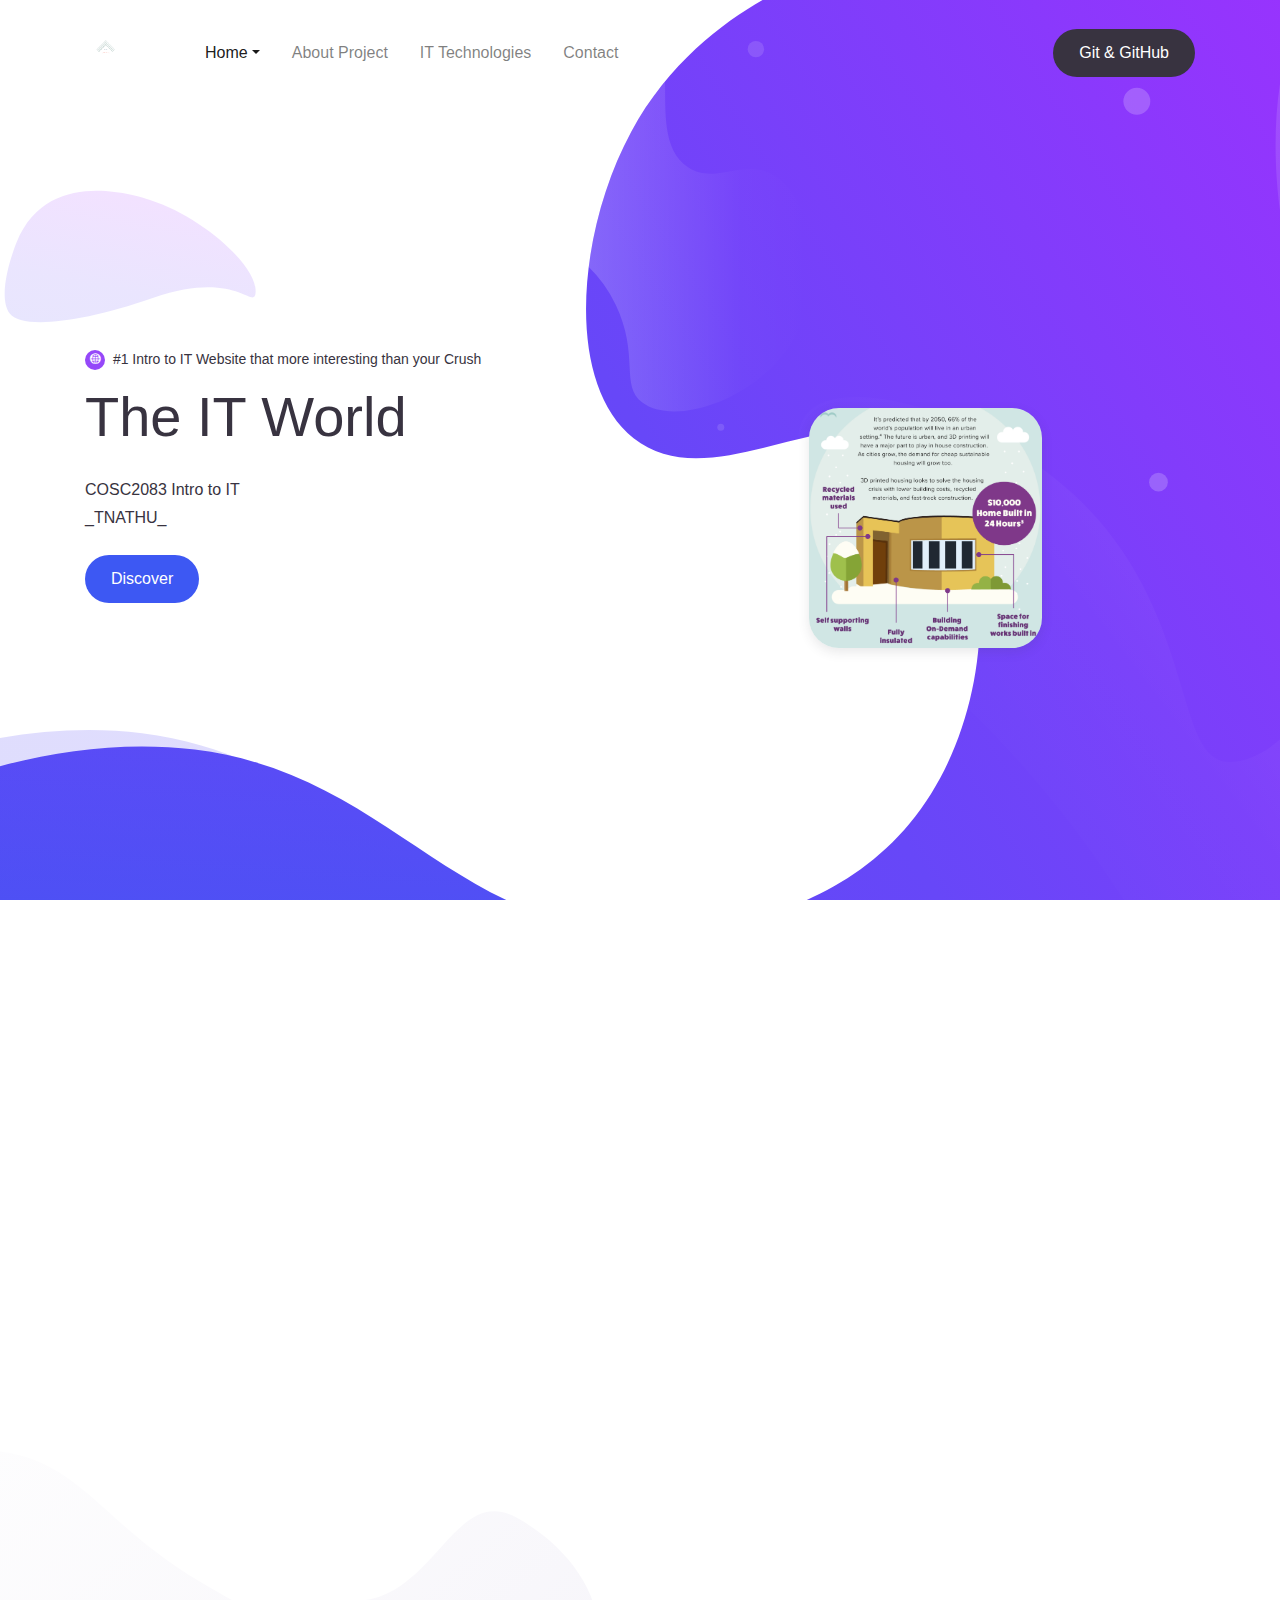
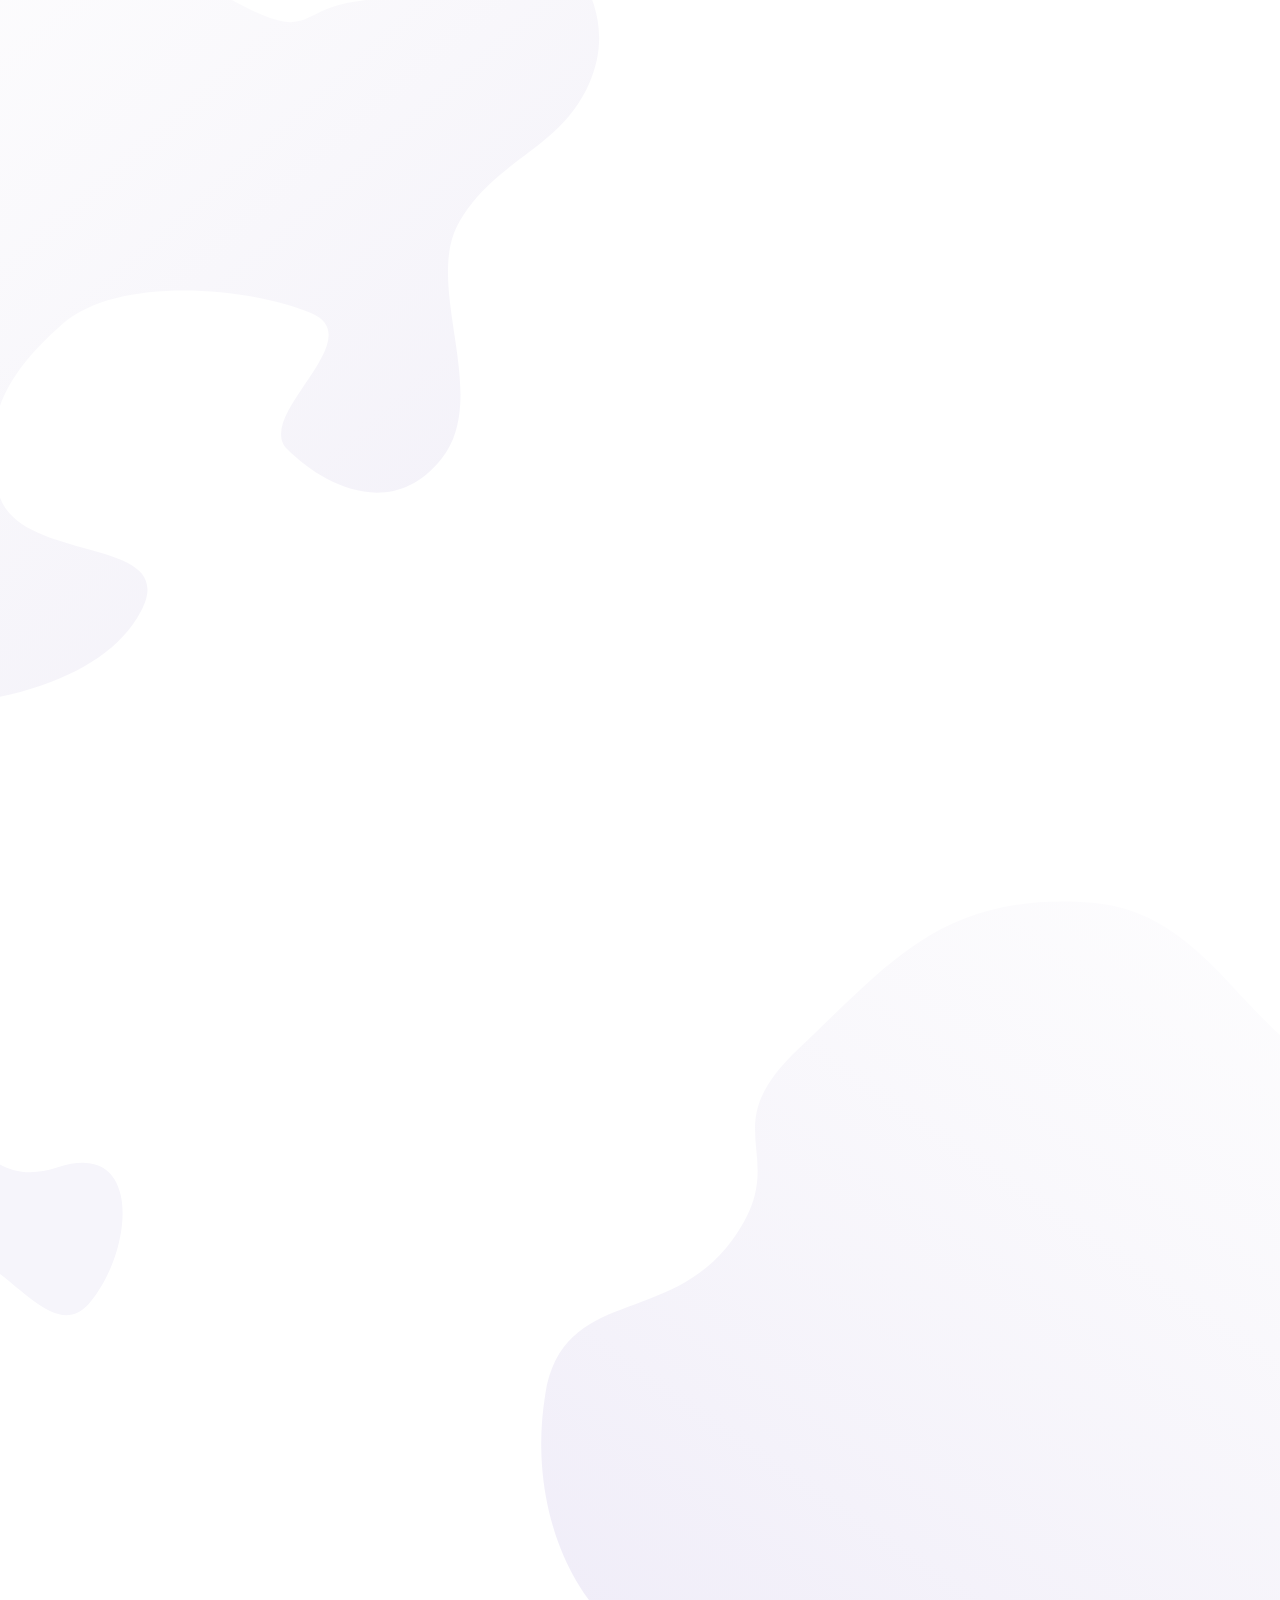
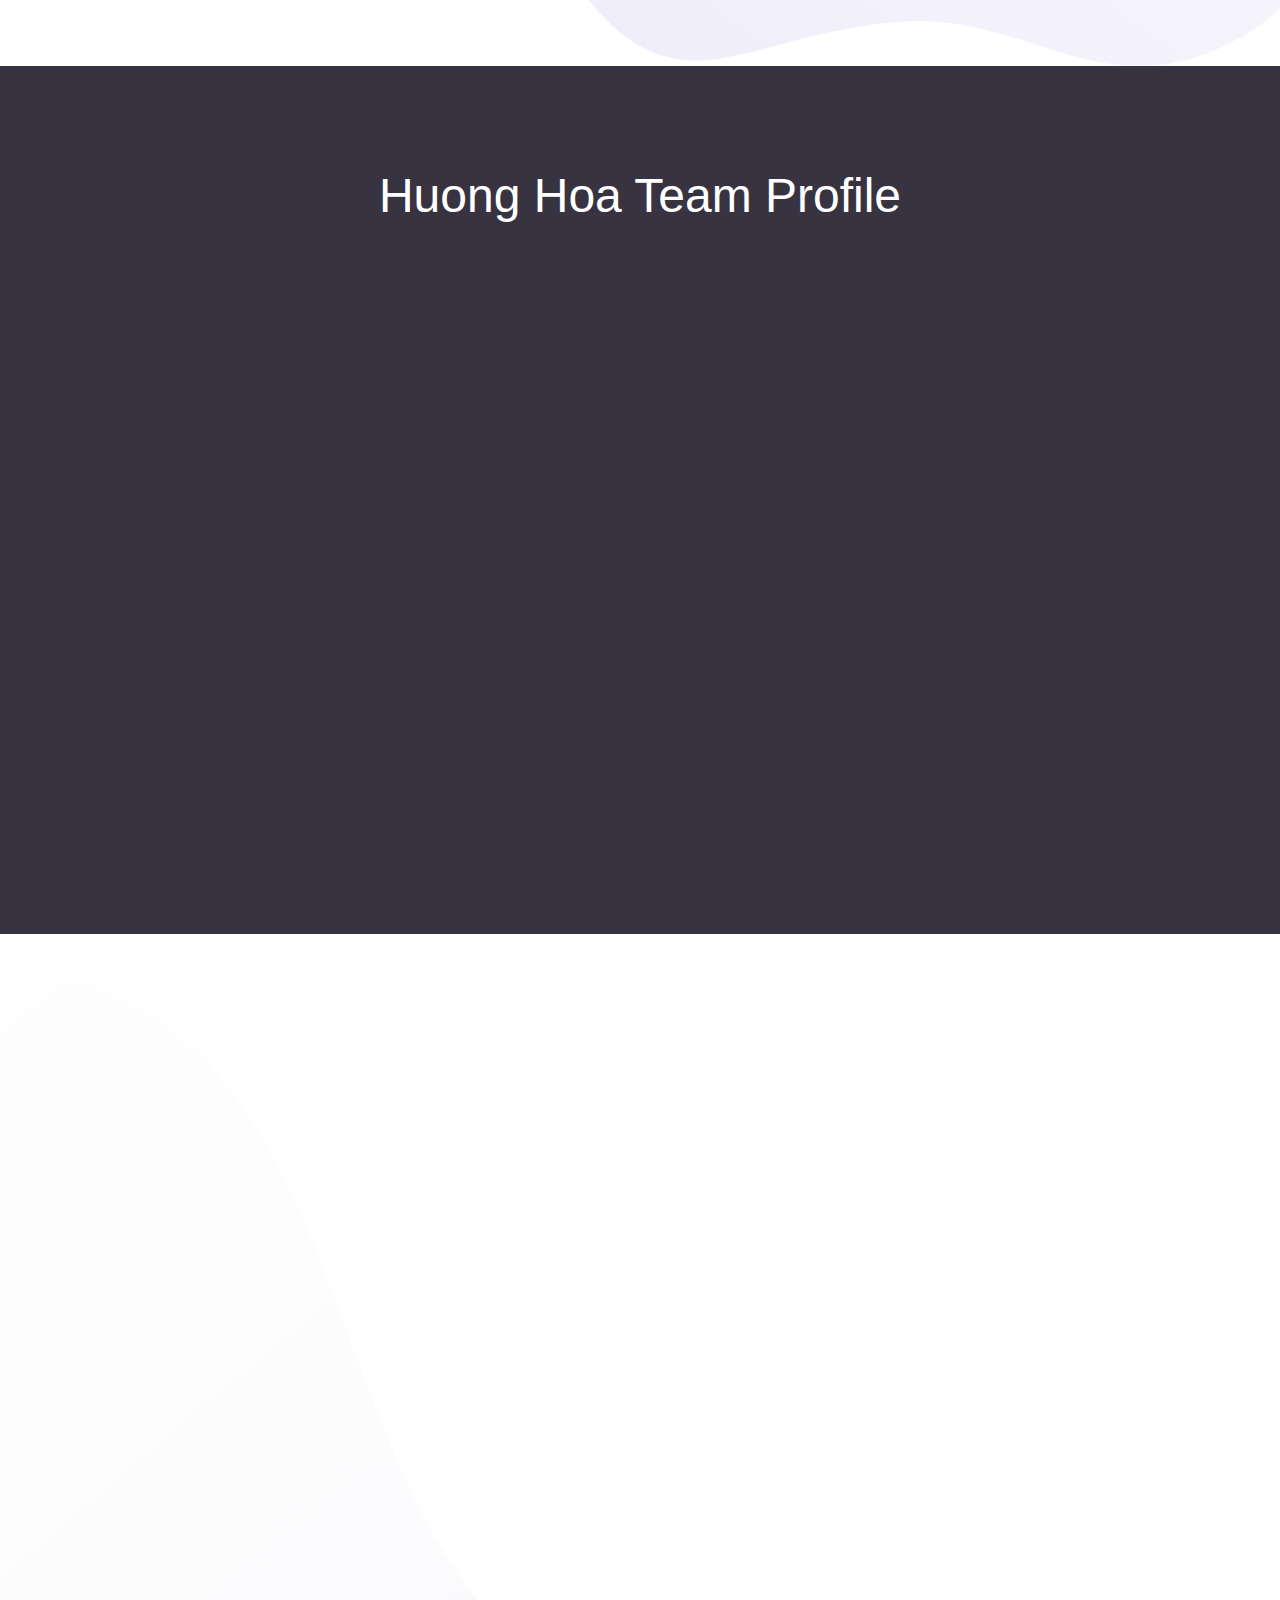
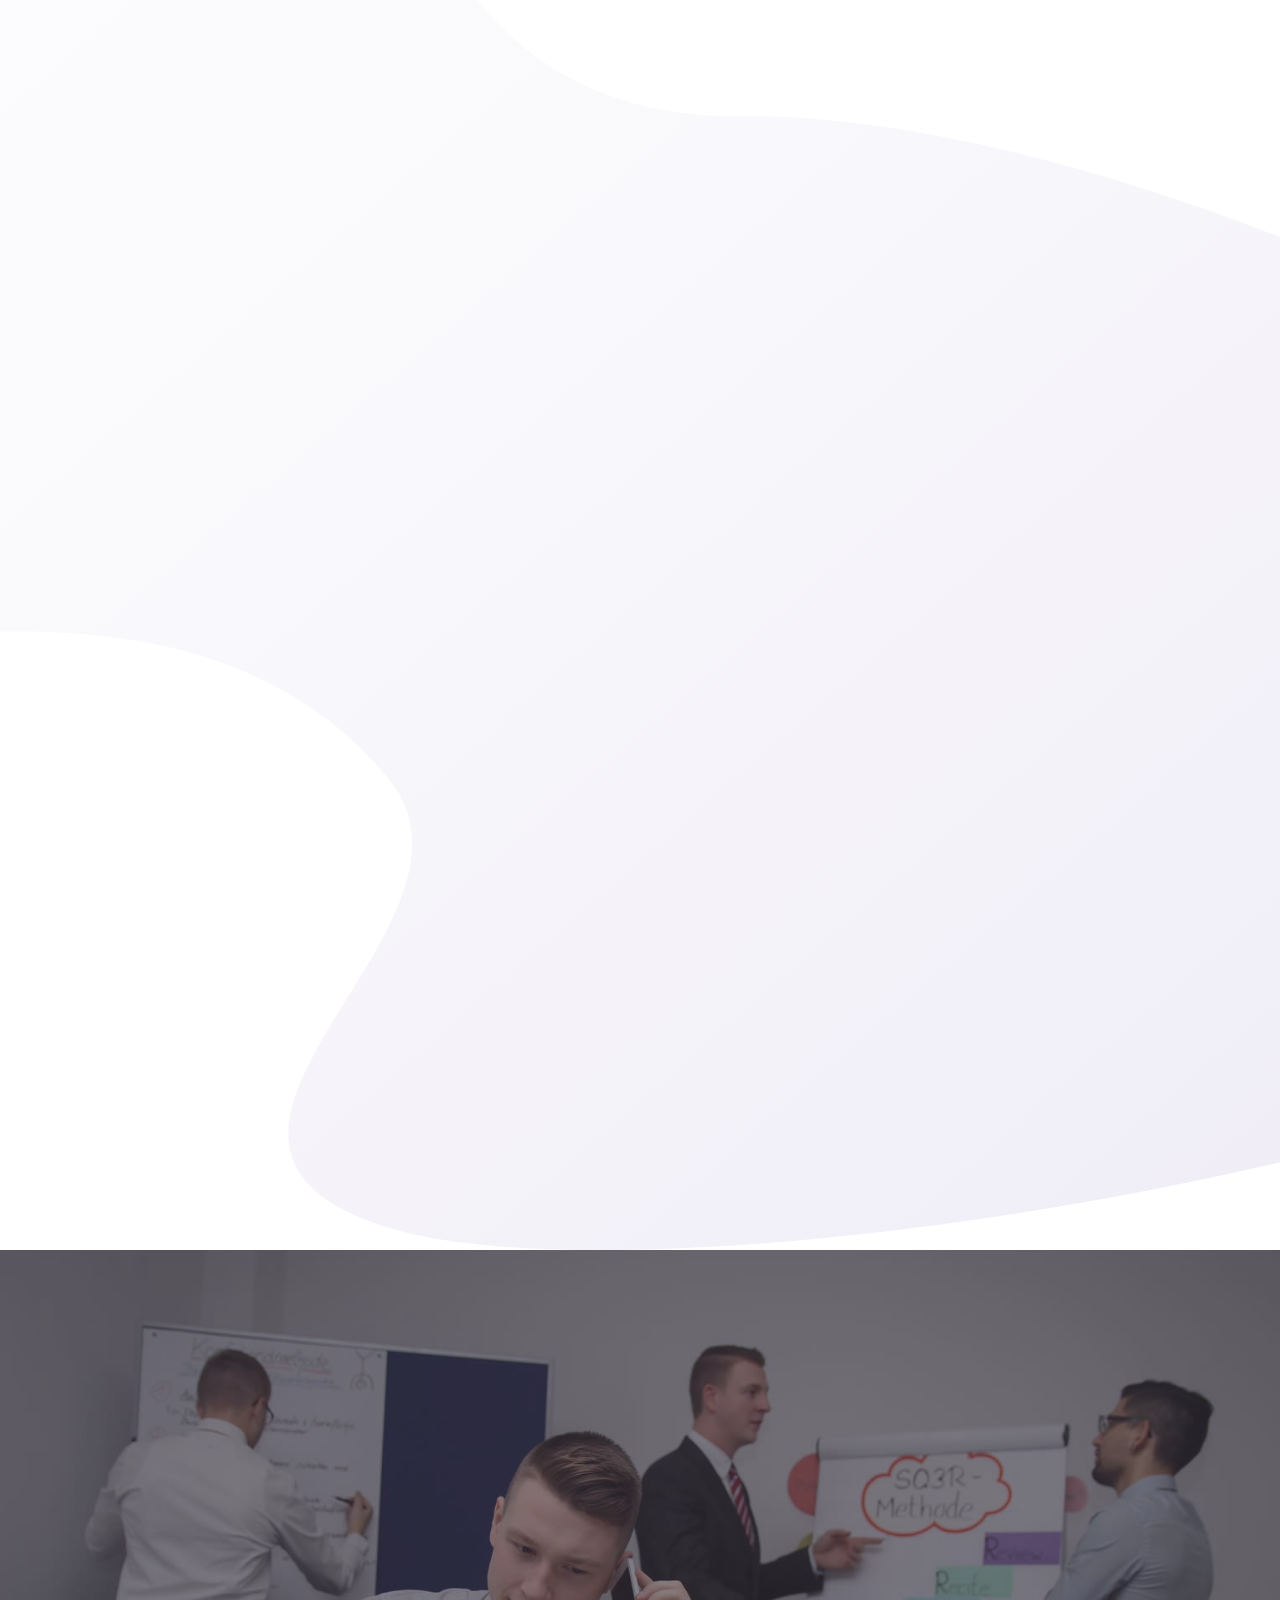
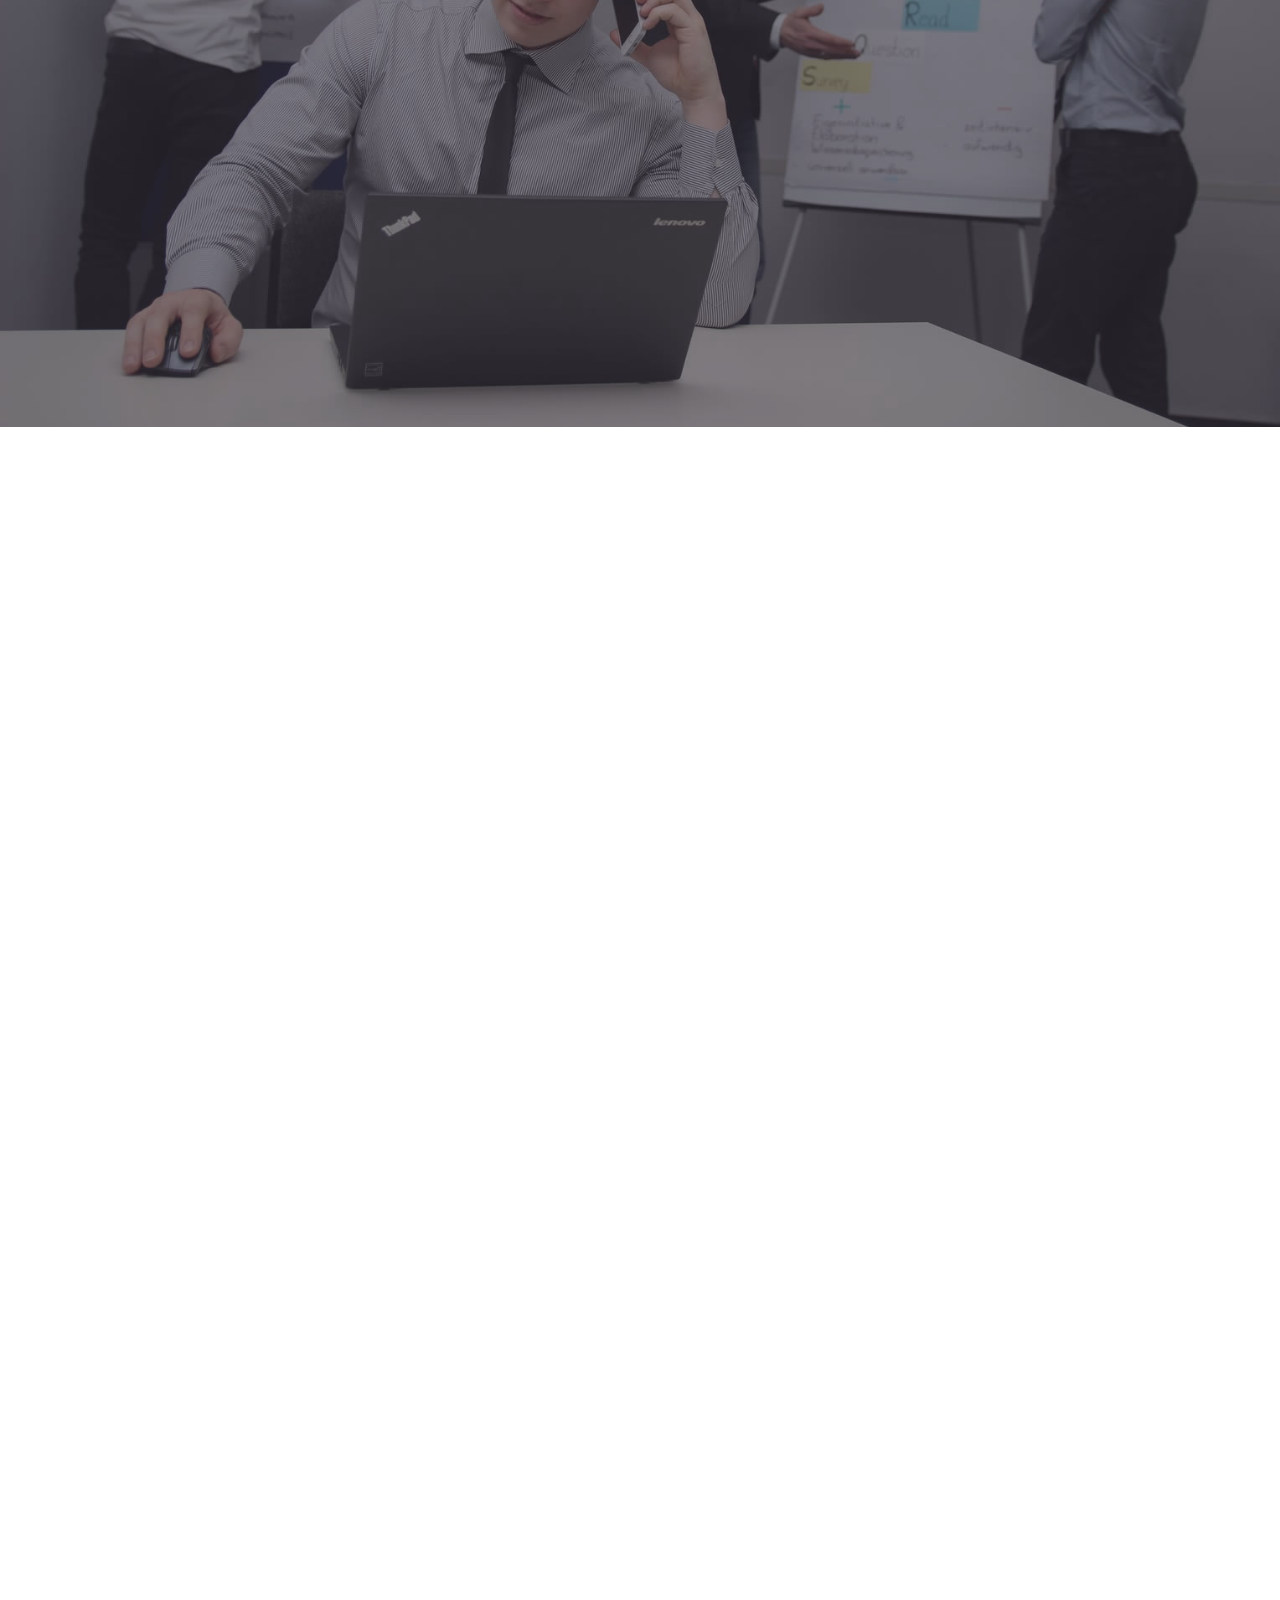
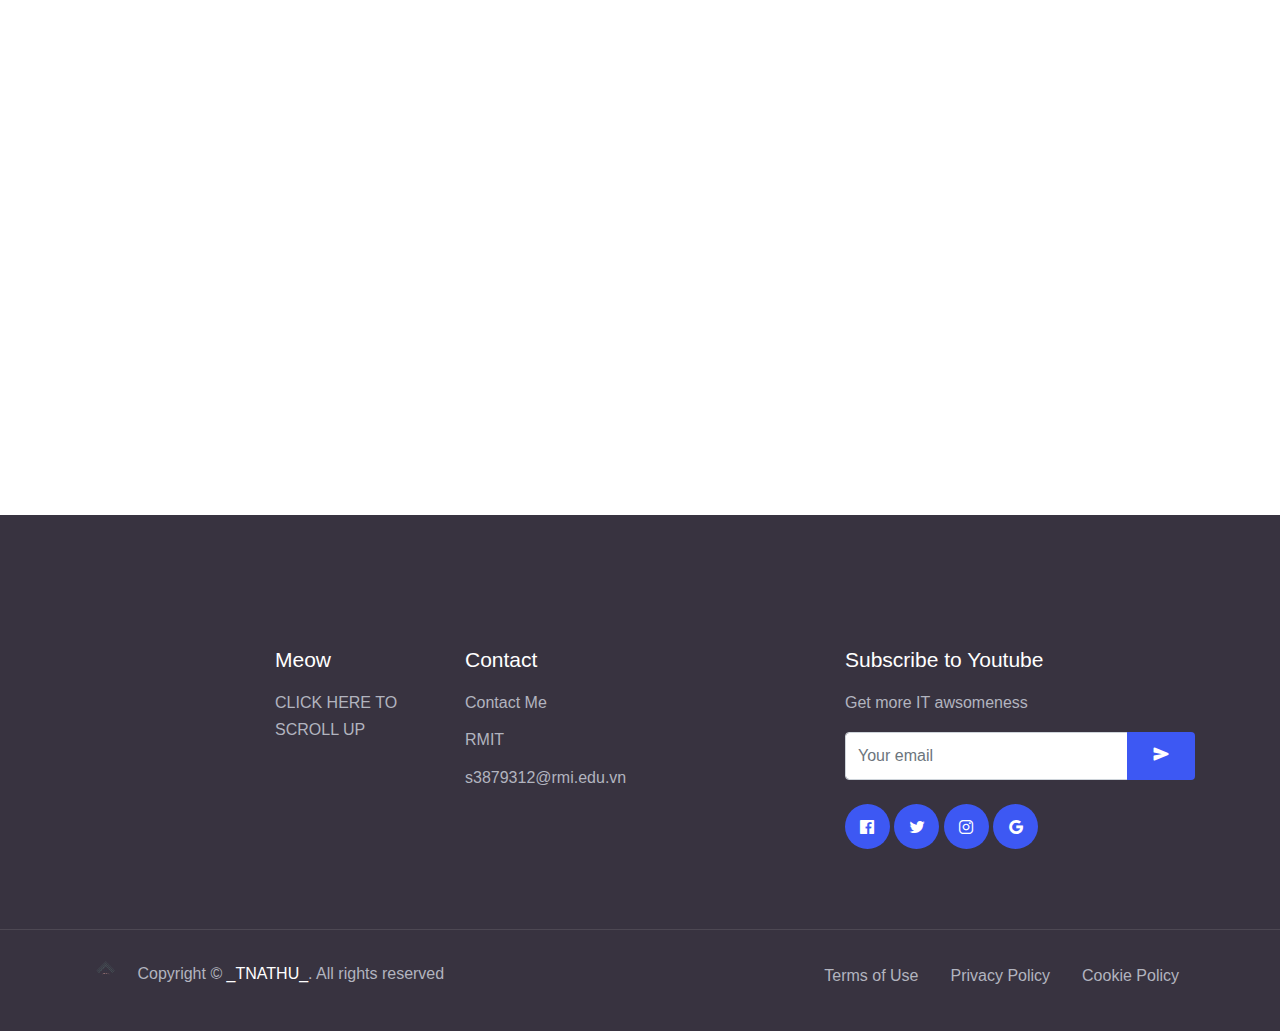
<file: index.html>
<!DOCTYPE html>
<html lang="en">
<head>
  <meta charset="UTF-8">
  <meta name="viewport" content="width=device-width, initial-scale=1.0">

  <meta http-equiv="X-UA-Compatible" content="ie=edge">
  
  <meta name="description" content="Mobile Application HTML5 Template">

  <meta name="copyright" content="MACode ID, https://www.macodeid.com/">

  <title>The IT World</title>

  <link rel="shortcut icon" href="./assets/Thu's logo (2).png" type="image/x-icon">

  <link rel="stylesheet" href="./assets/css/maicons.css">

  <link rel="stylesheet" href="./assets/vendor/animate/animate.css">

  <link rel="stylesheet" href="./assets/vendor/owl-carousel/css/owl.carousel.min.css">

  <link rel="stylesheet" href="./assets/css/bootstrap.css">

  <link rel="stylesheet" href="./assets/css/mobster.css">

</head>
<body>

<nav class="navbar navbar-expand-lg navbar-light navbar-floating">
  <div class="container">
    <a class="navbar-brand" href="#">
      <img src="./assets/Thu's logo (2).png" alt="" width="40">
    </a>
    <button class="navbar-toggler" type="button" data-toggle="collapse" data-target="#navbarToggler" aria-controls="navbarToggler" aria-expanded="false" aria-label="Toggle navigation">
      <span class="navbar-toggler-icon"></span>
    </button>
  
    <div class="collapse navbar-collapse" id="navbarToggler">
      <ul class="navbar-nav ml-lg-5 mt-3 mt-lg-0">
        <li class="nav-item dropdown active">
          <a class="nav-link dropdown-toggle" href="#" id="navbarDropdown" data-toggle="dropdown" aria-haspopup="true" aria-expanded="false">Home</a>
          <div class="dropdown-menu" aria-labelledby="navbarDropdown">
            <a class="dropdown-item active" href="index.html">Homepage 1</a>
            
          </div>
        </li>
        <li class="nav-item">
          <a class="nav-link" href="about.html">About Project</a>
        </li>
        <li class="nav-item">
          <a class="nav-link" href="updates.html">IT Technologies
          </a>
        </li>
        <li class="nav-item">
          <a class="nav-link" href="contact.html">Contact</a>
        </li>
      </ul>
      <div class="ml-auto my-2 my-lg-0">
        <a class="btn btn-dark rounded-pill" href="/Github and Git tutor/index.html" target="_blank" rel="noopener noreferrer">Git & GitHub</a>
      </div>
    </div>
  </div>
</nav>
  
<div class="page-hero-section bg-image hero-home-1" style="background-image: url(/assets/img/bg_hero_1.svg);">
  <div class="hero-caption pt-5">
    <div class="container h-100">
      <div class="row align-items-center h-100">
        <div class="col-lg-6 wow fadeInUp">
          <div class="badge mb-2"><span class="icon mr-1"><span class="mai-globe"></span></span> #1 Intro to IT Website that more interesting than your Crush</div>
          <h1 class="mb-4">The IT World</h1>
          <p class="mb-4">COSC2083 Intro to IT <br>
          _TNATHU_</p>
          <a href="#" class="btn btn-primary rounded-pill">Discover</a>
        </div>
        <div class="col-lg-6 d-none d-lg-block wow zoomIn">
          <div class="img-place mobile-preview shadow floating-animate">
            <img src="./assets/img/ideal house.PNG" alt="" width="70">
          </div>
        </div>
      </div>
    </div>
  </div>
</div>

<!-- Clients -->
<div class="page-section mt-5">
  <div class="container">
    <div class="row">
      <div class="col-sm-6 col-lg-3 py-3 wow zoomIn">
        <div class="img-place client-img">
          <img src="./assets/img/clients/think1.PNG" alt="">
        </div>
      </div>
      <div class="col-sm-6 col-lg-3 py-3 wow zoomIn">
        <div class="img-place client-img">
          <img src="./assets/img/clients/think2.PNG" alt="">
        </div>
      </div>
      <div class="col-sm-6 col-lg-3 py-3 wow zoomIn">
        <div class="img-place client-img">
          <img src="./assets/img/clients/think3.PNG" alt="">
        </div>
      </div>
      <div class="col-sm-6 col-lg-3 py-3 wow zoomIn">
        <div class="img-place client-img">
          <img src="./assets/img/clients/think4.PNG" alt="">
        </div>
      </div>
    </div>
  </div>
</div> <!-- End clients -->

<div class="position-realive bg-image" style="background-image: url(/assets/img/pattern_1.svg);">

<div class="page-section">
  <div class="container">
    <div class="row">
      <div class="col-lg-5 py-3">
        <div class="img-place mobile-preview shadow wow zoomIn">
          <iframe width="700" height="315" src="https://www.youtube.com/embed/imY6lbBcMpA" frameborder="0" allow="accelerometer; autoplay; clipboard-write; encrypted-media; gyroscope; picture-in-picture" allowfullscreen></iframe>
        </div>
      </div>
      <div class="col-lg-6 py-3 mt-lg-5">
        <div class="iconic-list">
          <div class="iconic-item wow fadeInUp">
            <div class="iconic-md iconic-text bg-warning fg-white rounded-circle">
              <span class="mai-cube"></span>
            </div>
            <div class="iconic-content">
              <h5>Highly motivated by success</h5>
              <p class="fs-small">I am a half introvert and extrovert commander. I am highly motivated by success in my work. I put plans into action at the time I figured the general idea through a top-down process. For instance, as the practical database project began, I conceptualized ideas, executed time, and initiated the project's structure to have a productive meeting and planning. Therefore, my team members need to perceive a high level of fit between their values and the group's values overall, which is achieving a high practical project and HD. I can find people with similar SMART goals in this Intro to IT class and look at their behavioral commitment to those goals.</p>
            </div>
          </div>
          <div class="iconic-item wow fadeInUp">
            <div class="iconic-md iconic-text bg-info fg-white rounded-circle">
              <span class="mai-shield"></span>
            </div>
            <div class="iconic-content">
              <h5>Small team size</h5>
              <p class="fs-small">Sometimes, this is also my weakness because being too decisive leads to being blunt. I might be too focused on the final results without considering my teammate's progress and feelings. That is why I would prefer the optimal team size for effectiveness is equal to or less than five people who help the team be more efficient in decision-making and get more cohesive.</p>
            </div>
          </div>
          <div class="iconic-item wow fadeInUp">
            <div class="iconic-md iconic-text bg-indigo fg-white rounded-circle">
              <span class="mai-desktop-outline"></span>
            </div>
            <div class="iconic-content">
              <h5>Background diversity</h5>
              <p class="fs-small">Thrive in competitive environments and challenging assignments. The stresses and pressure of every life are the catalysts to my effectiveness and enthusiasm. Having teammates come from demographic diversity like race, age, genders, and educational backgrounds also play a vital role in me since they can share many critical questions that would optimize understanding a problem. 
              </p>
            </div>
          </div>
        </div>
      </div>
    </div>
  </div>
</div>

<div class="page-section">
  <div class="container">
    <div class="row">
      <div class="col-lg-6 offset-lg-1 py-3 mt-lg-5 wow fadeInUp">
        <h1 class="mb-4">Why Huong Hoa Team?</h1>
        <p class="mb-4">Sometimes, this is also my weakness because being too decisive leads to being blunt. I might be too focused on the final results without considering my teammate's progress and feelings. That is why I would prefer the optimal team size for effectiveness is equal to or less than five people who help the team be more efficient in decision-making and get more cohesive.

           
          I intuitively get bored with mundane details; I like to take a top-down approach to a new idea. It would be better for me if my teammate is detail-oriented, which helps me carefully check overall work. 

           
          Thrive in competitive environments and challenging assignments. The stresses and pressure of every life are the catalysts to my effectiveness and enthusiasm. Having teammates come from demographic diversity like race, age, genders, and educational backgrounds also play a vital role in me since they can share many critical questions that would optimize understanding a problem. 
          </p>
        <a href="#" class="btn btn-outline-primary rounded-pill">Interest in _TNATHU_?</a>
      </div>
      <div class="col-lg-5 py-3">
        <div class="img-place mobile-preview shadow wow zoomIn">
          <iframe width="700" height="350" src="https://www.youtube.com/embed/imY6lbBcMpA" frameborder="0" allow="accelerometer; autoplay; clipboard-write; encrypted-media; gyroscope; picture-in-picture" allowfullscreen></iframe>
        </div>
      </div>
    </div>
  </div>
</div>

</div>


<div class="page-section bg-dark fg-white">
  <div class="container">
    <h1 class="text-center">Huong Hoa Team Profile </h1>

    <div class="row justify-content-center mt-5">
      <div class="col-md-6 col-lg-3 py-3">
        <div class="card card-body border-0 bg-transparent text-center wow zoomIn">
          <div class="mb-3">
            <img src="./assets/img/icons/rocket.svg" alt="">
          </div>
          <p class="fs-large">Linh: S3881557</p>
          <p class="fs-small fg-grey">An introverted that reflects her world creatively.
            </p>
        </div>
      </div>
      <div class="col-md-6 col-lg-3 py-3">
        <div class="card card-body border-0 bg-transparent text-center wow zoomIn" data-wow-delay="200ms">
          <div class="mb-3">
            <img src="./assets/img/icons/testimony.svg" alt="">
          </div>
          <p class="fs-large">Khiem: S3878280</p>
          <p class="fs-small fg-grey">A diplomatic advocate that can generate positive power in the team             
          </p>
        </div>
      </div>
      <div class="col-md-6 col-lg-3 py-3">
        <div class="card card-body border-0 bg-transparent text-center wow zoomIn" data-wow-delay="400ms">
          <div class="mb-3">
            <img src="./assets/img/icons/promotion.svg" alt="">
          </div>
          <p class="fs-large">Huy: S3877913</p>
          <p class="fs-small fg-grey">A problem-oriented one who perceives things in a rational manner.
            </p>
        </div>
      </div>
      <div class="col-md-6 col-lg-3 py-3">
        <div class="card card-body border-0 bg-transparent text-center wow zoomIn" data-wow-delay="600ms">
          <div class="mb-3">
            <img src="./assets/img/icons/coins.svg" alt="">
          </div>
          <p class="fs-large">Trang: s3878058</p>
          <p class="fs-small fg-grey">An extraverted bubble that approaches works deliberately.
            </p>
        </div>
      </div>
      <div class="col-md-6 col-lg-3 py-3">
        <div class="card card-body border-0 bg-transparent text-center wow zoomIn" data-wow-delay="800ms">
          <div class="mb-3">
            <img src="./assets/img/icons/support.svg" alt="">
          </div>
          <p class="fs-large">Me - Thu</p>
          <p class="fs-small fg-grey">I am a half introvert and extrovert commander. I am highly motivated by success in my work.</p>
        </div>
      </div>
      <div class="col-md-6 col-lg-3 py-3">
        <div class="card card-body border-0 bg-transparent text-center wow zoomIn" data-wow-delay="1000ms">
          <div class="mb-3">
            <img src="./assets/img/icons/laptop.svg" alt="">
          </div>
          <p class="fs-large">Our lecturer - Dr. Duy</p>
          <p class="fs-small fg-grey">a Lecturer of Information Technology in the School of Science and Technology at RMIT</p>
        </div>
      </div>
    </div>
  </div>
</div>

<div class="page-section bg-image" style="background-image: url(/assets/img/pattern_2.svg);">
  <div class="container">
    <div class="row justify-content-center align-items-center">
      <div class="col-lg-5 mb-5 mb-lg-0 wow fadeInUp">
        <h1 class="mb-4">My comments on the project's feedback </h1>
        <p class="mb-5">I appreciated the sharing of honest feedback from my teammates. I agree with most of the feedback about my and 3D printing buildings' limitations. I need to shorten the history of 3D printers. Materials and the high-skilled labor shortage is still a considerable concern. The lack of laws and regulations make it difficult to control the quality of the building. Therefore, I hope to have enough capability and knowledge to make this real in Vietnam one day. </p>
        <a href="#" class="btn btn-gradient btn-split-icon rounded-pill">
          <span class="icon mai-call-outline"></span> More
        </a>
      </div>
      <div class="col-lg-7">
        <div class="pricing-table">
          <div class="pricing-item active wow zoomIn">
            <div class="pricing-header">
              <h5>Insights</h5>
              <h1 class="fw-normal">Feedback</h1>
            </div>
            <div class="pricing-body">
              <ul class="theme-list">
                <li class="list-item">Linh:
                  On the other hand, I am concerned about the limitation of materials. Will there be enough for a large scale of consumers to use, or will they have to wait for their turn? Another point is that physical works are known to attract labor, and it's vital for people with low education and job limitation. I wonder if, by using this new technique, can the job market be shrunk? All in all, I think your idea is fascinating and quite a breath of fresh air.
                  </li>
                <li class="list-item">Khiem:
                  However, it is difficult for a developing country like Vietnam to build a house with 3D printing:
                  The cost of a large 3D printer is prohibitive, and rare construction companies will invest in this.

                  Land for housing in Vietnam is increasingly narrowed; the government prefers building apartments to use 3D printing for housing.

                  The weather would be a tremendous challenge for the quality of the house. The volatility of the weather can decrease the house's longevity over time. 
                  </li>
                <li class="list-item">Huy:
                  However, the history section is too long. It can make people feel bored. Moreover, the benefits and skills required are still unclear and should be focusing more. Overall, this project idea is fascinating.
                  </li>
                <li class="list-item">Trang:
                  However, I suppose this 3D printer is a lot over your ability and has some safety concerns. As mentioned in the report, how can you stabilize the house to the ground, and can the machine use firm and hard materials like other manually-built houses?
                  </li>
                <li class="list-item">Meow</li>
              </ul>
            </div>
            <button class="btn btn-dark">Meow</button>
          </div>
          <div class="pricing-item wow zoomIn" data-wow-delay="200ms">
            <div class="pricing-header">
              <h5>Insights</h5>
              <h1 class="fw-normal">comments</h1>
            </div>
            <div class="pricing-body">
              <ul class="theme-list">
                <li class="list-item">Linh:
                  First of all, I enjoy your idea about building houses using a 3D printer instead of physical constructions. I believe that the benefits of this will help many people, especially those with low incomes, to have a home of their own. 
                  </li>
                <li class="list-item">Khiem:
                  First of all, your idea is awe-inspiring. As you know, housing is still a massive problem in Vietnam because many low-income families cannot afford a lovely house. With a 3D printer, we can produce parts of the house with wasted materials and assemble them to make a home. The price of the house is also lower than the one that was built originally. Furthermore, the materials used to create the place are genuinely eco–friendly. It means that a large number of carbon emissions would be reduced. Instead of buying a lot of cement, sand, and bricks and putting it into the warehouse, we can manufacture materials from excess powder according to each stage to save a lot of money for preserved costs.
                  </li>
                <li class="list-item">Huy:
                  The idea of using additive manufacturing in housing is fascinating. It can solve the housing problem for poor people and increase its infrastructure by eliminating saggy, slum houses. 
                  </li>
                <li class="list-item">Trang:
                  In general, I think your idea is outstanding.
                  </li>
                <li class="list-item">Meow</li>
              </ul>
            </div>
            <button class="btn btn-dark">Meow</button>
          </div>
        </div>
      </div>
    </div>
  </div>
</div>

<div class="page-section bg-image bg-image-overlay-dark" style="background-image: url(/assets/img/bg_testimonials.jpg);">
  <div class="container fg-white">
    <div class="row">
      <div class="col-md-8 col-lg-6 offset-lg-1 wow fadeInUp">
        <h2 class="mb-5 fg-white fw-normal">PROJECT IDEA</h2>
        <p class="fs-large font-italic">ADDITIVE MANUFACTURING IN HOUSING </p>
        <p class="fs-large fg-grey fw-medium mb-5">Motivation: 

          How much has a house cost on average? How long is it built? How many construction workers need to sacrifice themselves? Does evidence that people can construct a house cheaper than a month's rent in San Francisco exist? Estimation of one billion people worldwide stay in informal settlements, where structures stand on inappropriate code. Often, residents use plastic tarps and cardboard boxes to construct makeshift homes in these communities plagued by massive, deadly fires. Especially for a developing country like Vietnam, housing is still a luxury. How 3D printers solve the housing crisis, shorten construction time, utilize waste, and reduce cost will be elaborated in the following. 
          </p>

        <a href="#" class="btn btn-outline-light rounded-pill">Read More <span class="mai-chevron-forward"></span></a>
      </div>
    </div>
  </div>
</div>

<div class="page-section">
  <div class="container">
    <div class="row">
      <div class="col-lg-7 py-3 mb-5 mb-lg-0">
        <div class="img-place w-lg-75 wow zoomIn">
          <img src="./assets/img/illustration_contact.svg" alt="">
        </div>
      </div>
      <div class="col-lg-5 py-3">
        <h1 class="wow fadeInUp">Overview: 
        </h1> <br>
        

        <form method="POST" class="mt-5">
          <div class="form-group wow fadeInUp">
            <label for="name" class="fw-medium fg-grey">Additive Manufacturing, 3D printing technology will revolutionize traditional housing construction. This revolution is not a hypothesis but a fact. 3D printing distinguishes itself from the conventional machining techniques (subtractive process) that heavily rely on removing material by drilling and cutting. It is a technique that deposits material layer by layer using the head like an inkjet printer. Additive manufacturing makes three dimensional solid objects from digital media (CAD) through 3D printers. </label>
           
          </div>

          <div class="form-group wow fadeInUp">
            <label for="email" class="fw-medium fg-grey">The development of practicing 3D printers to make entire structures date back to the late 1990s when developers realized that the technology used to make architectural models of systems might potentially create the buildings. Additive manufacturing can be traced back to the beginning of the 19th century, particularly in the topography and photo-sculpture fields. Nevertheless, in a Brief History of additive manufacturing and the 2009 roadmap for additive manufacturing, by Bourell et al. (2009), they characterized that "in 1972 Ciraud released the first technology that truly represented today's definition of additive manufacturing". The prolonged history of additive manufacturing provides a solid foundation for firms to appreciate and develop from it. </label>
            
          </div>

          <div class="form-group wow fadeInUp">
            <label for="message" class="fw-medium fg-grey">Why is 3D printing still a "newbie" in manufacturing processes? Since the 1980s, existing 3D printing technologies' high cost and complexity, only large corporations or forced smaller companies specialized services, waiting weeks between subsequent iterations. Matthias Holweg stressed that "So instead of looking at it as a substitute for existing manufacturing, we should look to new areas where it can exploit its unique capabilities to complement traditional manufacturing processes." in the Harvard Business Review "The limits of 3D printing" ( 8-12). Traditional global logistics distribution takes its economy of scale and leverages the cost of standardized products in bulk, while 3D printing specializes in customized products. For instance, for large buildings that no 3D printing is available, subtractive manufacturing will produce massive nuts, bolts, and panels. 3D printing will produce complex parts that make the building stand out like patterns of the walls. 3D printers are still a luxury that requires expensive printers and the skill of human resources to use. It will take time for people to integrate this technology into manual construction. If they complement 3D printers, it will be a powerful tool for the firms to stand out in the housing market. 
           
          </div>

          <div class="form-group mt-4 wow fadeInUp">
            <button type="submit" class="btn btn-primary" href="about.html">Click "About Project" to learn more</button>
                             

          </div>
          </div>
        </form>
      </div>
    </div>
  </div>
</div>

<div class="page-footer-section bg-dark fg-white">
  <div class="container">
    <div class="row mb-5 py-3">
      <div class="col-sm-6 col-lg-2 py-3">

        </ul>
      </div>
      <div class="col-sm-6 col-lg-2 py-3">
        <h5 class="mb-3">Meow</h5>
        <ul class="menu-link">
          <li><a href="#" class="">CLICK HERE TO SCROLL UP</a></li>
        </ul>
      </div>
      <div class="col-md-6 col-lg-4 py-3">
        <h5 class="mb-3">Contact</h5>
        <ul class="menu-link">
          <li><a href="#" class="">Contact Me</a></li>
          <li><a href="#" class="">RMIT</a></li>
          <li><a href="#" class="">s3879312@rmi.edu.vn</a></li>
          
        </ul>
      </div>
      <div class="col-md-6 col-lg-4 py-3">
        <h5 class="mb-3">Subscribe to Youtube</h5>
        <p>Get more IT awsomeness</p>
        <form method="POST">
          <div class="input-group">
            <input type="text" class="form-control" placeholder="Your email">
            <div class="input-group-append">
              <button type="submit" class="btn btn-primary"><span class="mai-send"></span></button>
            </div>
          </div>
        </form>

        <!-- Social Media Button -->
        <div class="mt-4">
          <a href="#" class="btn btn-fab btn-primary fg-white"><span class="mai-logo-facebook"></span></a>
          <a href="#" class="btn btn-fab btn-primary fg-white"><span class="mai-logo-twitter"></span></a>
          <a href="#" class="btn btn-fab btn-primary fg-white"><span class="mai-logo-instagram"></span></a>
          <a href="#" class="btn btn-fab btn-primary fg-white"><span class="mai-logo-google"></span></a>
        </div>
      </div>
    </div>
  </div>

  <hr>

  <div class="container">
    <div class="row">
      <div class="col-12 col-md-6 py-2">
        <img src="assets/img/Thu's logo (2).png" alt="" width="40">
        <!-- Please don't remove or modify the credits below -->
        <p class="d-inline-block ml-2">Copyright &copy; <a class="fg-white fw-medium">_TNATHU_</a>. All rights reserved</p>
      </div>
      <div class="col-12 col-md-6 py-2">
        <ul class="nav justify-content-end">
          <li class="nav-item"><a href="#" class="nav-link">Terms of Use</a></li>
          <li class="nav-item"><a href="#" class="nav-link">Privacy Policy</a></li>
          <li class="nav-item"><a href="#" class="nav-link">Cookie Policy</a></li>
        </ul>
      </div>
    </div>
  </div>
</div>

<script src="/assets/js/jquery-3.5.1.min.js"></script>

<script src="/assets/js/bootstrap.bundle.min.js"></script>

<script src="/assets/vendor/owl-carousel/js/owl.carousel.min.js"></script>

<script src="/assets/vendor/wow/wow.min.js"></script>

<script src="/assets/js/mobster.js"></script>

</body>
</html>
</file>
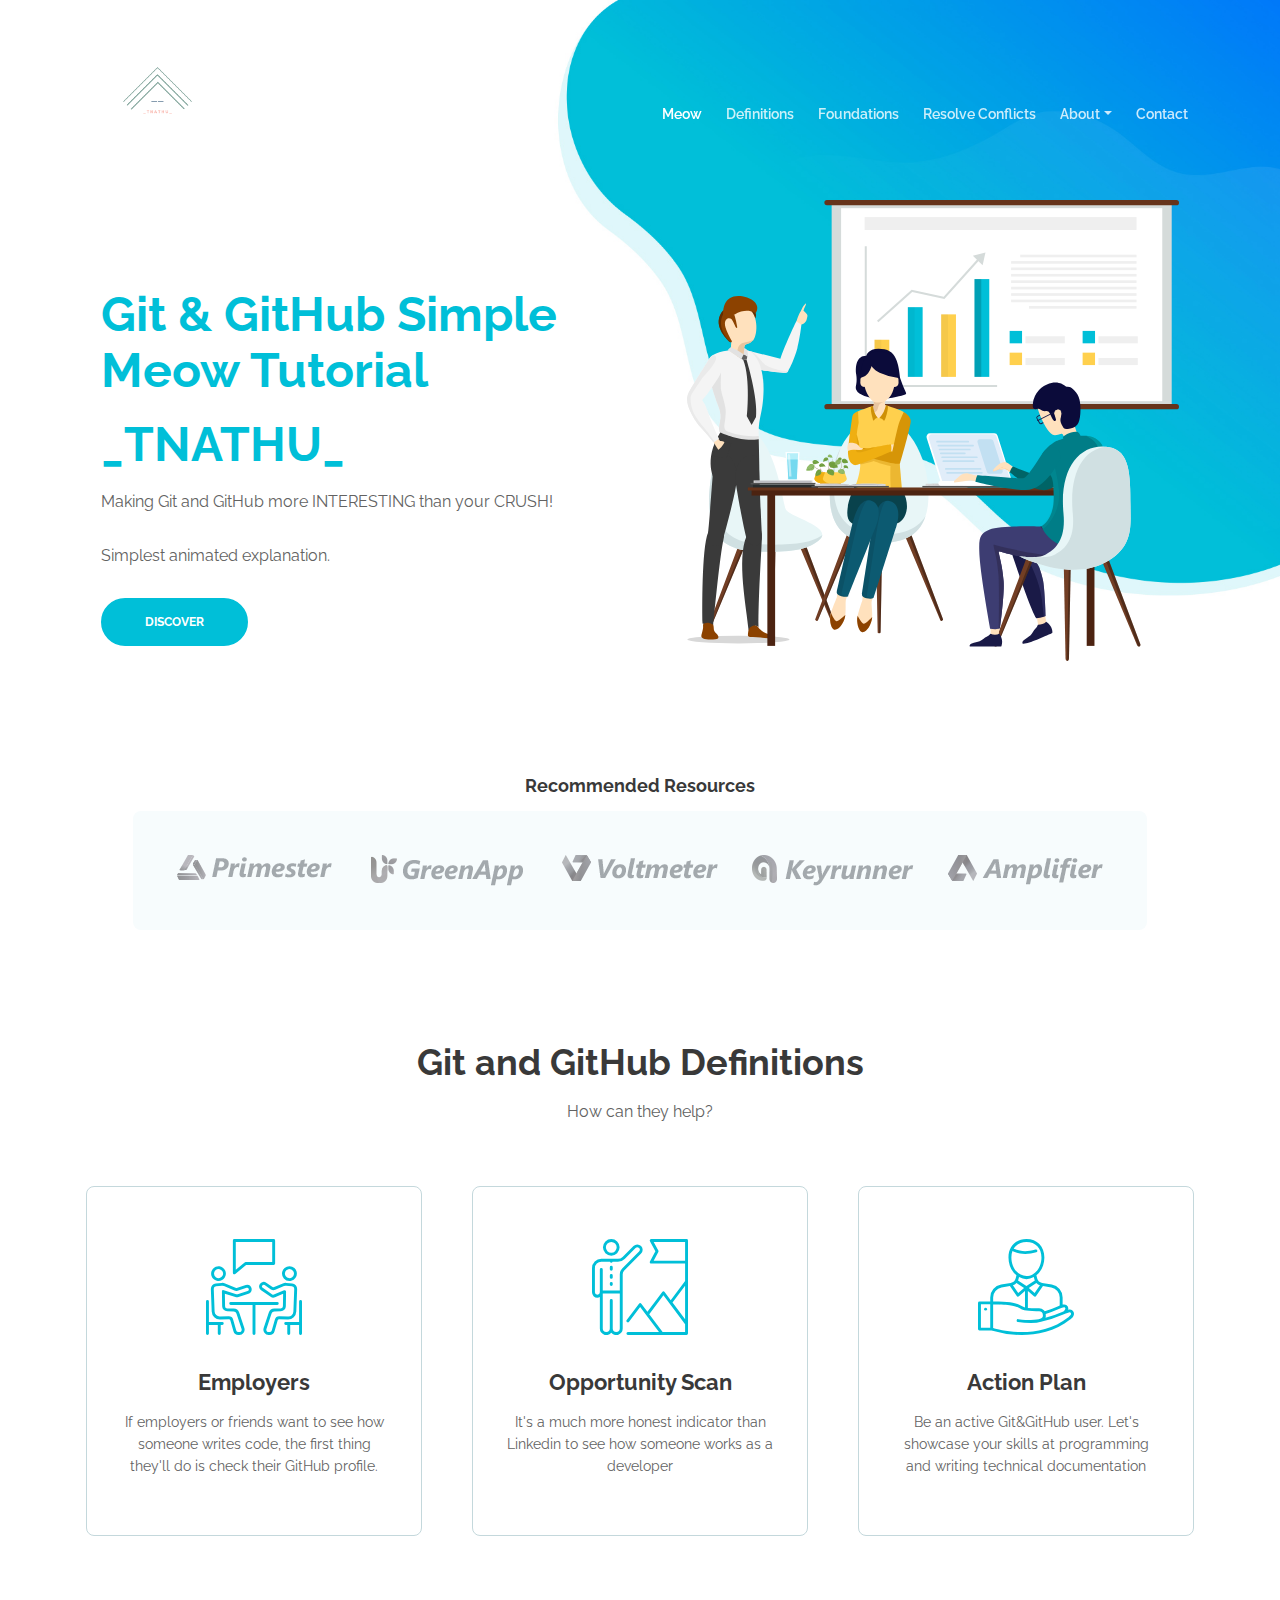
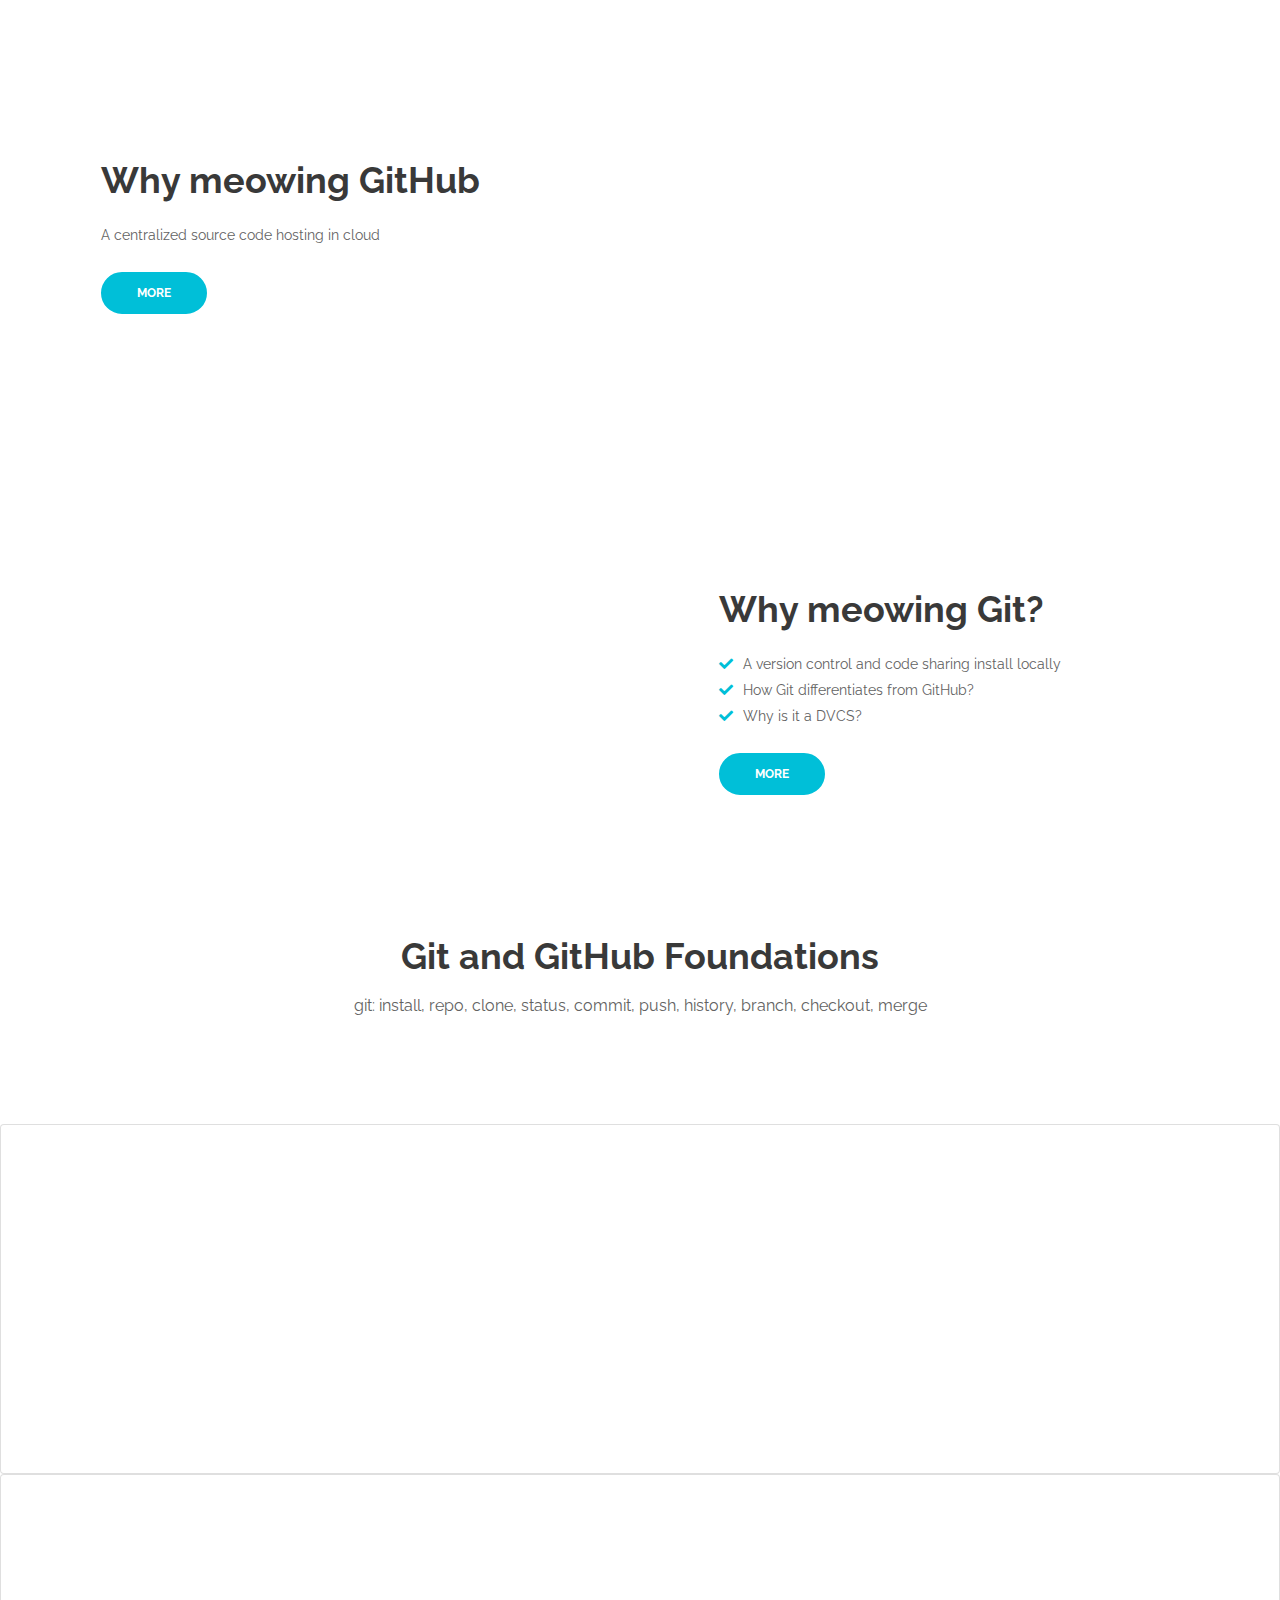
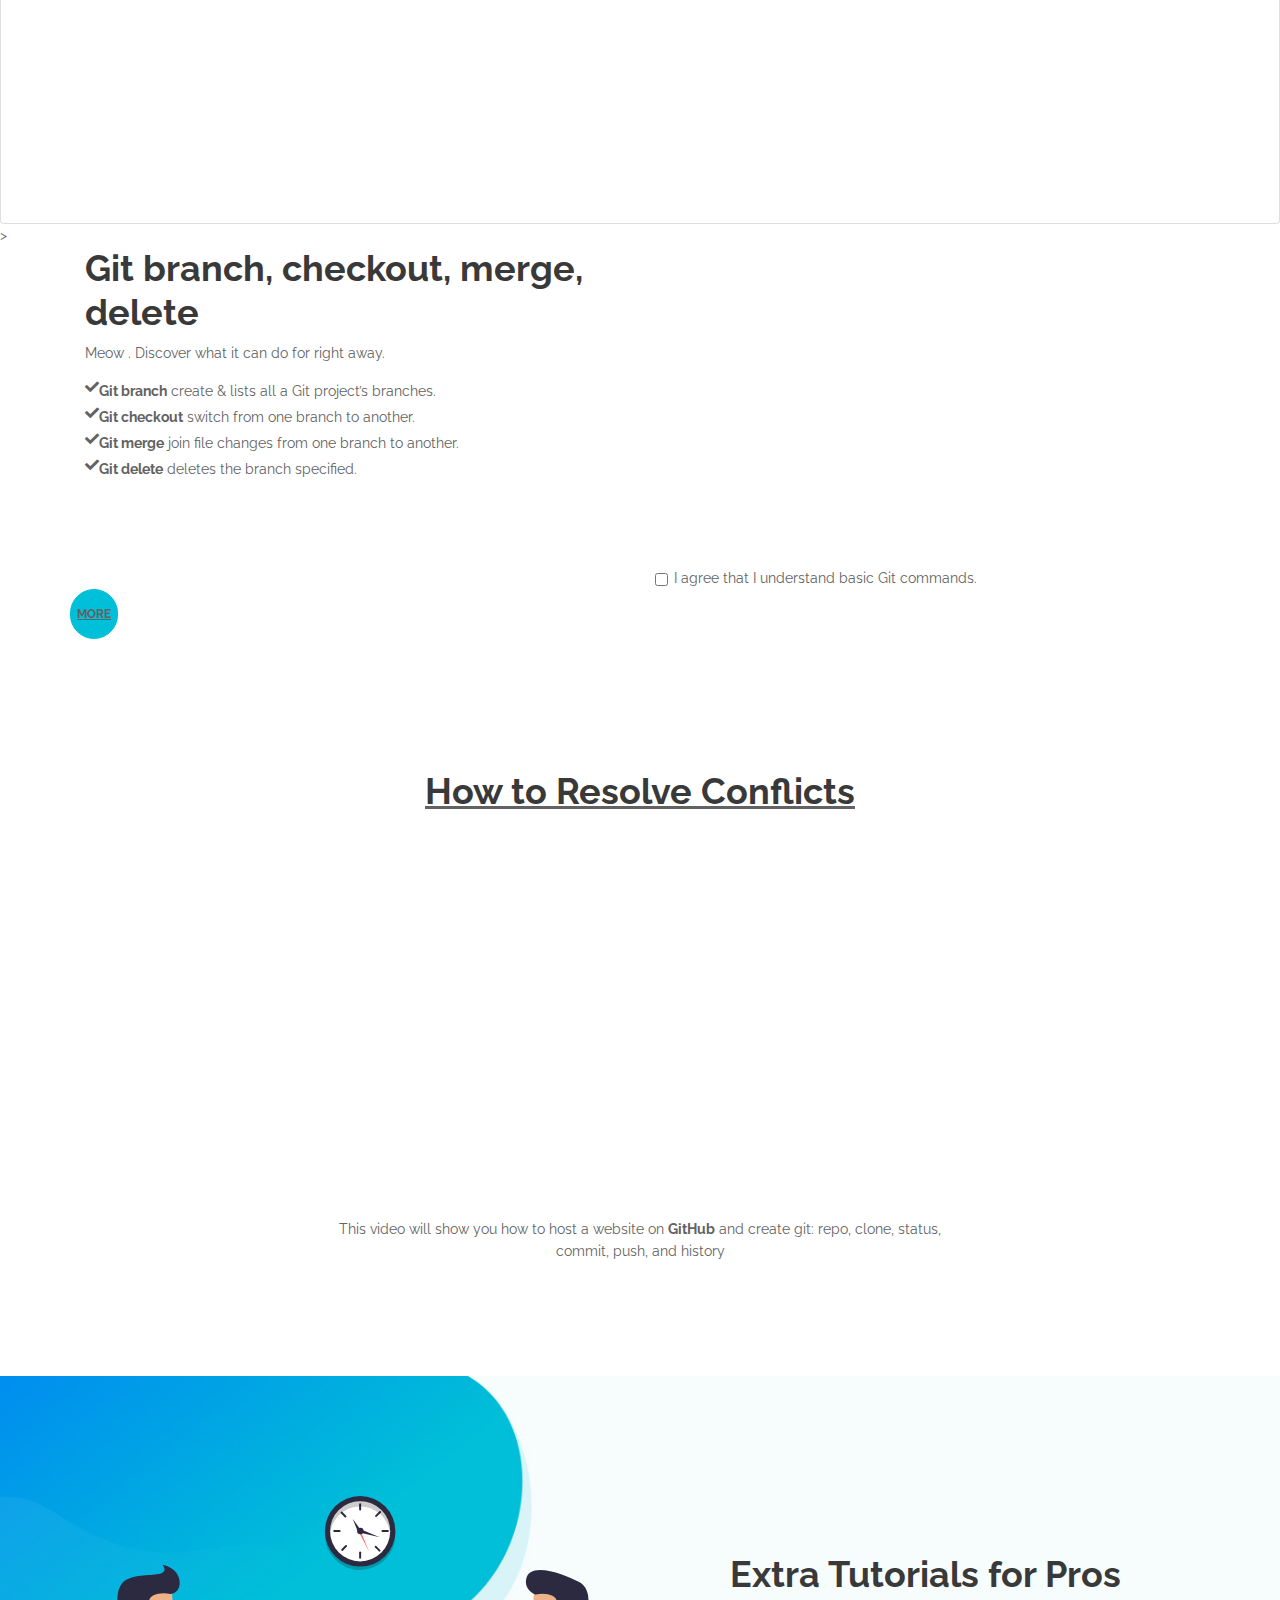
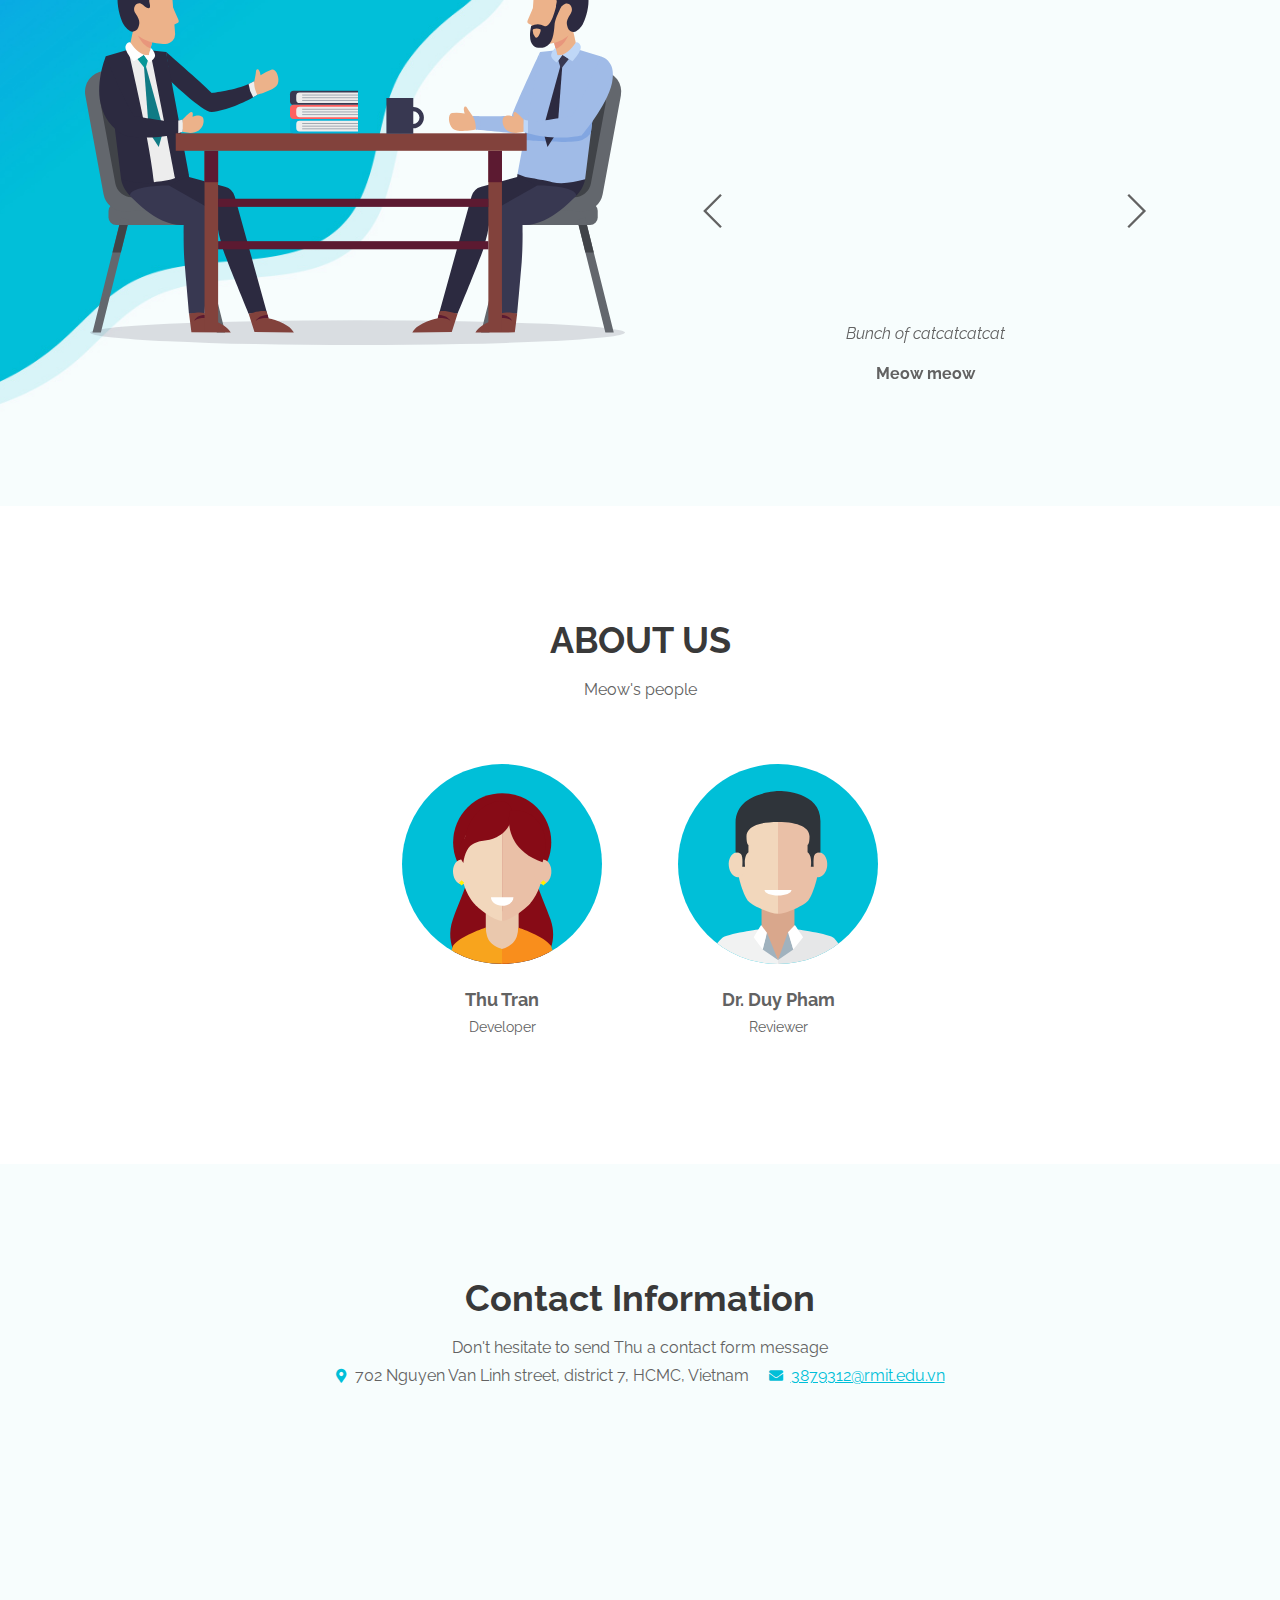
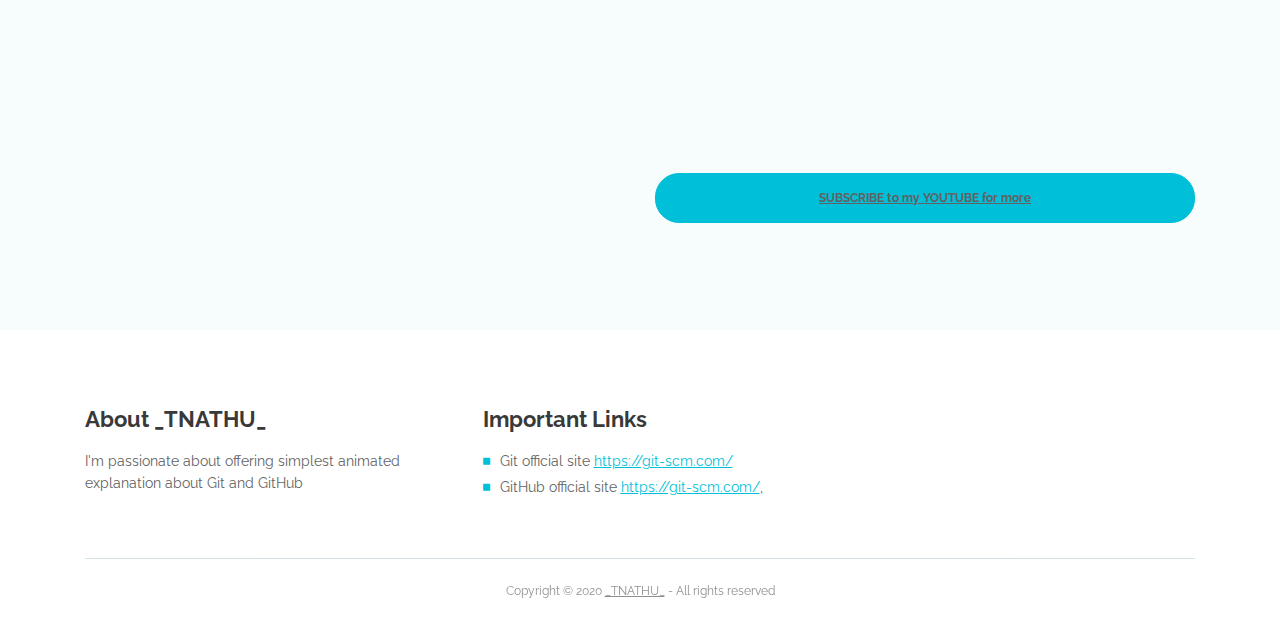
<file: Github and Git tutor/index.html>
<!DOCTYPE html>
<html lang="en">

<head>
    <meta charset="utf-8">
    <meta name="viewport" content="width=device-width, initial-scale=1, shrink-to-fit=no">

    <!-- SEO Meta Tags -->
    <meta name="description"
        content="Create a stylish landing page for your business startup and get leads for the offered services with this HTML landing page template.">
    <meta name="author" content="Inovatik">

    <!-- OG Meta Tags to improve the way the post looks when you share the page on LinkedIn, Facebook, Google+ -->
    <meta property="og:site_name" content="" /> <!-- website name -->
    <meta property="og:site" content="" /> <!-- website link -->
    <meta property="og:title" content="" /> <!-- title shown in the actual shared post -->
    <meta property="og:description" content="" /> <!-- description shown in the actual shared post -->
    <meta property="og:image" content="" /> <!-- image link, make sure it's jpg -->
    <meta property="og:url" content="" /> <!-- where do you want your post to link to -->
    <meta property="og:type" content="article" />

    <!-- Website Title -->
    <title>Git & GitHub meow SIMPLE TUTORIAL</title>

    <!-- Styles -->
    <link href="https://fonts.googleapis.com/css?family=Raleway:400,400i,600,700,700i&amp;subset=latin-ext"
        rel="stylesheet">
    <link href="css/bootstrap.css" rel="stylesheet">
    <link href="css/fontawesome-all.css" rel="stylesheet">
    <link href="css/swiper.css" rel="stylesheet">
    <link href="css/magnific-popup.css" rel="stylesheet">
    <link href="css/styles.css" rel="stylesheet">

    <!-- Favicon  -->
    <link rel="icon" href="images/Thu's logo (2).png" style="width: 50px;height: 50px">
</head>

<body data-spy="scroll" data-target=".fixed-top">

    <!-- Preloader -->
    <div class="spinner-wrapper">
        <div class="spinner">
            <div class="bounce1"></div>
            <div class="bounce2"></div>
            <div class="bounce3"></div>
        </div>
    </div>
    <!-- end of preloader -->


    <!-- Navigation -->
    <nav class="navbar navbar-expand-lg navbar-dark navbar-custom fixed-top">
        <!-- Text Logo - Use this if you don't have a graphic logo -->
        <!-- <a class="navbar-brand logo-text page-scroll" href="index.html">Evolo</a> -->

        <!-- Image Logo -->
        <a class="navbar-brand logo-image" href="index.html"><img src="images/Thu's logo (2).png" alt="alternative"
                style="width: 150px;height: 150px;"></a>

        <!-- Mobile Menu Toggle Button -->
        <button class="navbar-toggler" type="button" data-toggle="collapse" data-target="#navbarsExampleDefault"
            aria-controls="navbarsExampleDefault" aria-expanded="false" aria-label="Toggle navigation">
            <span class="navbar-toggler-awesome fas fa-bars"></span>
            <span class="navbar-toggler-awesome fas fa-times"></span>
        </button>
        <!-- end of mobile menu toggle button -->

        <div class="collapse navbar-collapse" id="navbarsExampleDefault">
            <ul class="navbar-nav ml-auto">
                <li class="nav-item">
                    <a class="nav-link page-scroll" href="#header">Meow <span class="sr-only">(current)</span></a>
                </li>
                <li class="nav-item">
                    <a class="nav-link page-scroll" href="#services">Definitions</a>
                </li>
                <li class="nav-item">
                    <a class="nav-link page-scroll" href="#pricing">Foundations</a>
                </li>
                <li class="nav-item">
                    <a class="nav-link page-scroll" href="#request">Resolve Conflicts</a>
                </li>

                <!-- Dropdown Menu -->
                <li class="nav-item dropdown">
                    <a class="nav-link dropdown-toggle page-scroll" href="#about" id="navbarDropdown" role="button"
                        aria-haspopup="true" aria-expanded="false">About</a>
                    <div class="dropdown-menu" aria-labelledby="navbarDropdown">
                        <a class="dropdown-item" href="https://www.youtube.com/watch?v=iRyUUGsNHrU"><span class="item-text">Udacity</span></a>
                        <div class="dropdown-items-divide-hr"></div>
                        <a class="dropdown-item" href="https://www.youtube.com/watch?v=JtIX3HJKwfo"><span class="item-text">TheCodingTrain</span></a>
                    </div>
                </li>
                <!-- end of dropdown menu -->

                <li class="nav-item">
                    <a class="nav-link page-scroll" href="#contact">Contact</a>
                </li>
            </ul>

            </a>
            </span>
            </span>
        </div>
    </nav> <!-- end of navbar -->
    <!-- end of navigation -->


    <!-- Header -->
    <header id="header" class="header">
        <div class="header-content">
            <div class="container">
                <div class="row">
                    <div class="col-lg-6">
                        <div class="text-container">
                            <h1><span class="turquoise">Git & GitHub Simple Meow Tutorial</span></h1>
                            <h1><span class="turquoise">_TNATHU_</span></h1>


                            <p class="p-large"> Making Git and GitHub more INTERESTING than your CRUSH!
                               </p>
                               <p class="p-large"> Simplest animated explanation.
                            </p>
                            <a class="btn-solid-lg page-scroll" href="#services">DISCOVER</a>
                        </div> <!-- end of text-container -->
                    </div> <!-- end of col -->
                    <div class="col-lg-6">
                        <div class="image-container">
                            <img class="img-fluid" src="images/header-teamwork.svg" alt="altfernative">
                        </div> <!-- end of image-container -->
                    </div> <!-- end of col -->
                </div> <!-- end of row -->
            </div> <!-- end of container -->
        </div> <!-- end of header-content -->
    </header> <!-- end of header -->
    <!-- end of header -->


    <!-- Customers -->
    <div class="slider-1">
        <div class="container">
            <div class="row">
                <div class="col-lg-12">
                    <h5>Recommended Resources</h5>

                    <!-- Image Slider -->
                    <div class="slider-container">
                        <div class="swiper-container image-slider">
                            <div class="swiper-wrapper">
                                <div class="swiper-slide">
                                    <div class="image-container">
                                        <img class="img-responsive" src="images/customer-logo-1.png" alt="alternative">
                                    </div>
                                </div>
                                <div class="swiper-slide">
                                    <div class="image-container">
                                        <img class="img-responsive" src="images/customer-logo-2.png" alt="alternative">
                                    </div>
                                </div>
                                <div class="swiper-slide">
                                    <div class="image-container">
                                        <img class="img-responsive" src="images/customer-logo-3.png" alt="alternative">
                                    </div>
                                </div>
                                <div class="swiper-slide">
                                    <div class="image-container">
                                        <img class="img-responsive" src="images/customer-logo-4.png" alt="alternative">
                                    </div>
                                </div>
                                <div class="swiper-slide">
                                    <div class="image-container">
                                        <img class="img-responsive" src="images/customer-logo-5.png" alt="alternative">
                                    </div>
                                </div>
                                <div class="swiper-slide">
                                    <div class="image-container">
                                        <img class="img-responsive" src="images/customer-logo-6.png" alt="alternative">
                                    </div>
                                </div>
                            </div> <!-- end of swiper-wrapper -->
                        </div> <!-- end of swiper container -->
                    </div> <!-- end of slider-container -->
                    <!-- end of image slider -->

                </div> <!-- end of col -->
            </div> <!-- end of row -->
        </div> <!-- end of container -->
    </div> <!-- end of slider-1 -->
    <!-- end of customers -->


    <!-- Services -->
    <div id="services" class="cards-1">
        <div class="container">
            <div class="row">
                <div class="col-lg-12">
                    <h2>Git and GitHub Definitions</h2>
                    <p class="p-heading p-large">How can they help?</p>
                </div> <!-- end of col -->
            </div> <!-- end of row -->
            <div class="row">
                <div class="col-lg-12">

                    <!-- Card -->
                    <div class="card">
                        <img class="card-image" src="images/services-icon-1.svg" alt="alternative">
                        <div class="card-body">
                            <h4 class="card-title">Employers</h4>
                            <p>If employers or friends want to see how someone writes code, the first thing they'll do
                                is check their GitHub profile.
                            </p>
                        </div>
                    </div>
                    <!-- end of card -->

                    <!-- Card -->
                    <div class="card">
                        <img class="card-image" src="images/services-icon-2.svg" alt="alternative">
                        <div class="card-body">
                            <h4 class="card-title">Opportunity Scan</h4>
                            <p>It's a much more honest indicator than Linkedin to see how someone works as a developer
                            </p>
                        </div>
                    </div>
                    <!-- end of card -->

                    <!-- Card -->
                    <div class="card">
                        <img class="card-image" src="images/services-icon-3.svg" alt="alternative">
                        <div class="card-body">
                            <h4 class="card-title">Action Plan</h4>
                            <p>Be an active Git&GitHub user. Let's showcase your skills at programming and writing
                                technical documentation</p>
                        </div>
                    </div>
                    <!-- end of card -->

                </div> <!-- end of col -->
            </div> <!-- end of row -->
        </div> <!-- end of container -->
    </div> <!-- end of cards-1 -->
    <!-- end of services -->


    <!-- Details 1 -->
    <div class="basic-1">
        <div class="container">
            <div class="row">
                <div class="col-lg-6">
                    <div class="text-container">
                        <h2>Why meowing GitHub</h2>
                        <p>A centralized source code hosting in cloud</p>
                        <a class="btn-solid-reg popup-with-move-anim" href="#details-lightbox-1">MORE</a>
                    </div> <!-- end of text-container -->
                </div> <!-- end of col -->
                <div class="col-lg-6">
                    <div class="image-container">
                        <iframe width="560" height="315" src="https://www.youtube.com/embed/pzkAUPeHC2Y" frameborder="0"
                            allow="accelerometer; autoplay; clipboard-write; encrypted-media; gyroscope; picture-in-picture"
                            allowfullscreen></iframe>


                    </div> <!-- end of image-container -->
                </div> <!-- end of col -->
            </div> <!-- end of row -->
        </div> <!-- end of container -->
    </div> <!-- end of basic-1 -->
    <!-- end of details 1 -->


    <!-- Details 2 -->
    <div class="basic-2">
        <div class="container">
            <div class="row">
                <div class="col-lg-6">
                    <div class="image-container">
                        <iframe width="560" height="315" src="https://www.youtube.com/embed/au4jCXAIfhw" frameborder="0"
                            allow="accelerometer; autoplay; clipboard-write; encrypted-media; gyroscope; picture-in-picture"
                            allowfullscreen></iframe>
                    </div> <!-- end of image-container -->
                </div> <!-- end of col -->
                <div class="col-lg-6">
                    <div class="text-container">
                        <h2>Why meowing Git?</h2>
                        <ul class="list-unstyled li-space-lg">
                            <li class="media">
                                <i class="fas fa-check"></i>
                                <div class="media-body">A version control and code sharing install locally</div>
                            </li>
                            <li class="media">
                                <i class="fas fa-check"></i>
                                <div class="media-body">How Git differentiates from GitHub?</div>
                            </li>
                            <li class="media">
                                <i class="fas fa-check"></i>
                                <div class="media-body">Why is it a DVCS?</div>
                            </li>
                        </ul>
                        <a class="btn-solid-reg popup-with-move-anim" href="#details-lightbox-2">MORE</a>
                    </div> <!-- end of text-container -->
                </div> <!-- end of col -->
            </div> <!-- end of row -->
        </div> <!-- end of container -->
    </div> <!-- end of basic-2 -->
    <!-- end of details 2 -->

    <!-- Details Lightboxes -->
    <!-- Details Lightbox 1 -->
    <div id="details-lightbox-1" class="lightbox-basic zoom-anim-dialog mfp-hide">
        <div class="container">
            <div class="row">
                <button title="Close (Esc)" type="button" class="mfp-close x-button">×</button>
                <div class="col-lg-8">
                    <div class="image-container">
                        <img class="img-fluid" src="images/details-lightbox-1.svg" alt="alternative">
                    </div> <!-- end of image-container -->
                </div> <!-- end of col -->
                <div class="col-lg-4">
                    <h3>GitHub is popular hosting service for Git repositories</h3>
                    <hr>
                    <h5>Meow's Review</h5>
                    <p>Allows you to store your local Git repositories in the cloud</p>
                    <p>There are other services to host Git repositories, Why GitHub?</p>
                    <ul class="list-unstyled li-space-lg">
                        <li class="media">
                            <i class="fas fa-check"></i>
                            <div class="media-body"> It is a trusted</div>
                        </li>
                        <li class="media">
                            <i class="fas fa-check"></i>
                            <div class="media-body"> It has free core service</div>
                        </li>
                        <li class="media">
                            <i class="fas fa-check"></i>
                            <div class="media-body"> It is used and required by organizations across the world, big and small.</div>
                        </li>
                        <li class="media">
                            <i class="fas fa-check"></i>
                            <div class="media-body"> After you sign up GitHub, you will receive a verification e-mail. Be sure to verify your e-mail address to GitHub by following the instructions in that e-mail.</div>
                        </li>
                       
                        </li>
                    </ul>
                    <a class="btn-solid-reg mfp-close page-scroll" href="https://github.com/">GITHUB</a> <a
                        class="btn-outline-reg mfp-close as-button" href="#screenshots">BACK</a>
                </div> <!-- end of col -->
            </div> <!-- end of row -->
        </div> <!-- end of container -->
    </div> <!-- end of lightbox-basic -->
    <!-- end of details lightbox 1 -->

    <!-- Details Lightbox 2 -->
    <div id="details-lightbox-2" class="lightbox-basic zoom-anim-dialog mfp-hide">
        <div class="container">
            <div class="row">
                <button title="Close (Esc)" type="button" class="mfp-close x-button">×</button>
                <div class="col-lg-8">
                    <div class="image-container">
                        <img class="img-fluid" src="images/details-lightbox-2.svg" alt="alternative">
                    </div> <!-- end of image-container -->
                </div> <!-- end of col -->
                <div class="col-lg-4">
                    <h3>Initialize a Git repository in Git</h3>
                    <hr>
                    <h5>Meow's Review</h5>
                    <p>A project managed with Git is called a Git repository.</p>
                    <p>Use Git commands to help keep track of changes made to a project:</p>
                    <ul class="list-unstyled li-space-lg">
                        <li class="media">
                            <i class="fas fa-check"></i>
                            <div class="media-body"> (git init) creates a new Git repository</div>
                        </li>
                        <li class="media">
                            <i class="fas fa-check"></i>
                            <div class="media-body"> (git status) inspects the contents of the working directory and staging area</div>
                        </li>
                        <li class="media">
                            <i class="fas fa-check"></i>
                            <div class="media-body"> (git add) adds files from the working directory to the staging area</div>
                        </li>
                        <li class="media">
                            <i class="fas fa-check"></i>
                            <div class="media-body"> (git diff) shows the difference between the working directory and the staging area</div>
                        </li>
                        <li class="media">
                            <i class="fas fa-check"></i>
                            <div class="media-body"> (git commit) permanently stores file changes from the staging area in the repository</div>
                        </li>
                        <li class="media">
                            <i class="fas fa-check"></i>
                            <div class="media-body"> (git log) shows a list of all previous commits</div>
                        </li>
                    </ul>
                    <a class="btn-solid-reg mfp-close page-scroll" href="https://git-scm.com/">GIT</a> <a
                        class="btn-outline-reg mfp-close as-button" href="#screenshots">BACK</a>
                </div> <!-- end of col -->
            </div> <!-- end of row -->
        </div> <!-- end of container -->
    </div> <!-- end of lightbox-basic -->
    <!-- end of details lightbox 2 -->
    <!-- end of details lightboxes -->


    <!-- Pricing -->
    <div id="pricing" class="cards-2">
        <div class="container">

            <h2>Git and GitHub Foundations</h2>
            <p class="p-heading p-large">git: install, repo, clone, status, commit, push, history, branch, checkout, merge</p>
        </div> <!-- end of col -->
    </div> <!-- end of row -->
    <div class="row">
        <div class="col-lg-12">

            <!-- Card-->
            <div class="card">
                <iframe class="my-iframe" width="560" height="315" src="https://www.youtube.com/embed/A1F5DRySg0M" frameborder="0" allow="accelerometer; autoplay; clipboard-write; encrypted-media; gyroscope; picture-in-picture" allowfullscreen></iframe>
            </div> <!-- end of card -->
            <!-- end of card -->

            <!-- Card-->
            <div class="card">
                <div class="card-body">
                    <iframe class="thu-iframe" width="560" height="315" src="https://www.youtube.com/embed/s3VRe96e-T8" frameborder="0" allow="accelerometer; autoplay; clipboard-write; encrypted-media; gyroscope; picture-in-picture" allowfullscreen></iframe>
                
                </div>


                </li>
                </ul>
                <div class="button-wrapper">
                </div>
            </div>
        </div>
        <!-- end of card -->

        <!-- Card-->


    </div>
    </div>
    </div>

    <!-- end of card -->
    </div> <!-- end of col -->
    </div> <!-- end of row -->
    </div> <!-- end of container -->
    </div> <!-- end of cards-2 -->
    <!-- end of pricing -->

    <!-- Request -->
    <div <iframe width="560" height="315" src="https://www.youtube.com/embed/au4jCXAIfhw" frameborder="0"
        allow="accelerometer; autoplay; clipboard-write; encrypted-media; gyroscope; picture-in-picture"
        allowfullscreen></iframe>>
        <div class="container">
            <div class="row">
                <div class="col-lg-6">
                    <div class="text-container">
                        <h2>Git branch, checkout, merge, delete</h2>
                        <p>Meow .
                            Discover what it can do for  right away.</p>
                        <ul class="list-unstyled li-space-lg">
                            <li class="media">
                                <i class="fas fa-check"></i>
                                <div class="media-body"><strong class="blue">Git branch</strong> create & lists all a Git project’s branches.</div>
                            </li>
                            <li class="media">
                                <i class="fas fa-check"></i>
                                <div class="media-body"><strong class="blue">Git checkout</strong> switch from one branch to another.</div>
                            </li>
                            <li class="media">
                                <i class="fas fa-check"></i>
                                <div class="media-body"><strong class="blue">Git merge</strong> join file changes from one branch to another.</div>
                            </li>
                            <li class="media">
                                <i class="fas fa-check"></i>
                                <div class="media-body"><strong class="blue">Git delete</strong> deletes the branch specified.</div>
                            </li>
                        </ul>
                    </div> <!-- end of text-container -->
                </div> <!-- end of col -->
                <div class="col-lg-6">

                    <!-- Request Form -->
                    <iframe width="560" height="315" src="https://www.youtube.com/embed/_OlY-4g0iMc" frameborder="0" allow="accelerometer; autoplay; clipboard-write; encrypted-media; gyroscope; picture-in-picture" allowfullscreen></iframe>
                        
                    
                    <input type="checkbox" id="rterms" value="Agreed-to-Terms" name="rterms" required>I agree that I understand basic Git commands.
                     </a>
                    <div class="help-block with-errors"></div>
                </div>
                <div class="form-group">
                    <button type="submit" class="form-control-submit-button"><a
                        href="https://git-scm.com/docs/git-branch"> MORE</button>
                </div>
                <div class="form-message">
                    <div id="rmsgSubmit" class="h3 text-center hidden"></div>
                </div>
                </form>
            </div> <!-- end of form-container -->
            <!-- end of request form -->

        </div> <!-- end of col -->
    </div> <!-- end of row -->
    </div> <!-- end of container -->
    </div> <!-- end of form-1 -->
    <!-- end of request -->


    <!-- Video -->
    <div class="basic-3">
        <div class="container">
            <div class="row">
                <div class="col-lg-12">
                    <h2>How to Resolve Conflicts</h2>
                </div> <!-- end of col -->
            </div> <!-- end of row -->
            <div class="row">
                <div class="col-lg-12">

                    <!-- Video Preview -->
                    <div class="image-container">
                        <div class="video-wrapper">
                            <p align="center"><iframe width="560" height="315" src="https://www.youtube.com/embed/au4jCXAIfhw" frameborder="0" allow="accelerometer; autoplay; clipboard-write; encrypted-media; gyroscope; picture-in-picture" allowfullscreen></iframe></p>

                            </span>
                            </a>
                        </div> <!-- end of video-wrapper -->
                    </div> <!-- end of image-container -->
                    <!-- end of video preview -->

                    <p>This video will show you how to host a website on <strong>GitHub</strong> and create git: repo,
                        clone, status, commit, push, and history</p>
                </div> <!-- end of col -->
            </div> <!-- end of row -->
        </div> <!-- end of container -->
    </div> <!-- end of basic-3 -->
    <!-- end of video -->


    <!-- RECOMMENDED BY -->
    <div class="slider-2">
        <div class="container">
            <div class="row">
                <div class="col-lg-6">
                    <div class="image-container">
                        <img class="img-fluid" src="images/testimonials-2-men-talking.svg" alt="alternative">
                    </div> <!-- end of image-container -->
                </div> <!-- end of col -->
                <div class="col-lg-6">
                    <h2>Extra Tutorials for Pros</h2>

                    <!-- Card Slider -->
                    <div class="slider-container">
                        <div class="swiper-container card-slider">
                            <div class="swiper-wrapper">

                                <!-- Slide -->
                                <div class="swiper-slide">
                                    <div class="card">
                                        <iframe width="350" height="350" src="https://www.youtube.com/embed/au4jCXAIfhw" frameborder="0" allow="accelerometer; autoplay; clipboard-write; encrypted-media; gyroscope; picture-in-picture" allowfullscreen></iframe>
                                        <div class="card-body">
                                            <p class="testimonial-text">Bunch of catcatcatcat</p>
                                            <p class="testimonial-author">Meow meow</p>
                                        </div>
                                    </div>
                                </div> <!-- end of swiper-slide -->
                                <!-- end of slide -->

                                <!-- Slide -->
                                <div class="swiper-slide">
                                    <div class="card">
                                        <img class="card-image" src="images/testimonial-2.svg" alt="alternative">
                                        <div class="card-body">
                                            <p class="testimonial-text">Bunch of catcatcatcatcat</p>
                                            <p class="testimonial-author">meow</p>
                                        </div>
                                    </div>
                                </div> <!-- end of swiper-slide -->
                                <!-- end of slide -->

                                <!-- Slide -->
                                <div class="swiper-slide">
                                    <div class="card">
                                        <img class="card-image" src="images/testimonial-3.svg" alt="alternative">
                                        <div class="card-body">
                                            <p class="testimonial-text">Bunch of cat</p>
                                            <p class="testimonial-author">Meow<p>
                                        </div>
                                    </div>
                                </div> <!-- end of swiper-slide -->
                                <!-- end of slide -->

                            </div> <!-- end of swiper-wrapper -->

                            <!-- Add Arrows -->
                            <div class="swiper-button-next"></div>
                            <div class="swiper-button-prev"></div>
                            <!-- end of add arrows -->

                        </div> <!-- end of swiper-container -->
                    </div> <!-- end of slider-container -->
                    <!-- end of card slider -->

                </div> <!-- end of col -->
            </div> <!-- end of row -->
        </div> <!-- end of container -->
    </div> <!-- end of slider-2 -->
    <!-- end of testimonials -->


    <!-- About -->
    <div id="about" class="basic-4">
        <div class="container">
            <div class="row">
                <div class="col-lg-12">
                    <h2>ABOUT US</h2>
                    <p class="p-heading p-large">Meow's people</p>
                </div> <!-- end of col -->
            </div> <!-- end of row -->
            <div class="row">
                <div class="col-lg-12">

                    <!-- Team Member -->
                    <div class="team-member">
                        <div class="image-wrapper">
                            <img class="img-fluid" src="images/team-member-1.svg" alt="alternative">
                        </div> <!-- end of image-wrapper -->
                        <p class="p-large"><strong>Thu Tran</strong></p>
                        <p class="job-title">Developer</p>
                      
                                </a>

                                </a>
                            </span>

                            </a>
                        </span>
                        </span> <!-- end of social-icons -->
                    </div> <!-- end of team-member -->
                    <!-- end of team member -->

                    <!-- Team Member -->
                    <div class="team-member">
                        <div class="image-wrapper">
                            <img class="img-fluid" src="images/team-member-2.svg" alt="alternative">
                        </div> <!-- end of image wrapper -->
                        <p class="p-large"><strong>Dr. Duy Pham</strong></p>
                        <p class="job-title">Reviewer</p>
                     
                                </a>
                            </span>

                            </a>
                        </span>
                        </span> <!-- end of social-icons -->
                    </div> <!-- end of team-member -->
                    <!-- end of team member -->

                </div> <!-- end of col -->
            </div> <!-- end of row -->
        </div> <!-- end of container -->
    </div> <!-- end of basic-4 -->
    <!-- end of about -->


    <!-- Contact -->
    <div id="contact" class="form-2">
        <div class="container">
            <div class="row">
                <div class="col-lg-12">
                    <h2>Contact Information</h2>
                    <ul class="list-unstyled li-space-lg">
                        <li class="address">Don't hesitate to send Thu a contact form message</li>
                        <li><i class="fas fa-map-marker-alt"></i>702 Nguyen Van Linh street, district 7, HCMC, Vietnam
                        </li>

                        <li><i class="fas fa-envelope"></i><a class="turquoise"
                                href="mailto:3879312@rmit.edu.vn">3879312@rmit.edu.vn</a></li>
                    </ul>
                </div> <!-- end of col -->
            </div> <!-- end of row -->
            <div class="row">
                <div class="col-lg-6">
                    <div class="map-responsive">

                    </div>
                </div> <!-- end of col -->
                <div class="col-lg-6">

                    <!-- Contact Form -->
                    <iframe width="560" height="315" src="https://www.youtube.com/embed/R-2WnF2VmmQ" frameborder="0"
                        allow="accelerometer; autoplay; clipboard-write; encrypted-media; gyroscope; picture-in-picture"
                        allowfullscreen></iframe>
                    <button type="submit" class="form-control-submit-button"><a
                            href="https://www.youtube.com/channel/UC9PFz9W7OKgSuqV7nQVg21w?view_as=subscriber">SUBSCRIBE
                            to my YOUTUBE for more</a></button>
                </div>
                <div class="form-message">
                    <div id="cmsgSubmit" class="h3 text-center hidden"></div>
                </div>
                </form>
                <!-- end of contact form -->

            </div> <!-- end of col -->
        </div> <!-- end of row -->
    </div> <!-- end of container -->
    </div> <!-- end of form-2 -->
    <!-- end of contact -->


    <!-- Footer -->
    <div class="footer">
        <div class="container">
            <div class="row">
                <div class="col-md-4">
                    <div class="footer-col">
                        <h4>About _TNATHU_</h4>
                        <p>I'm passionate about offering simplest animated explanation about Git and GitHub</p>
                    </div>
                </div> <!-- end of col -->
                <div class="col-md-4">
                    <div class="footer-col middle">
                        <h4>Important Links</h4>
                        <ul class="list-unstyled li-space-lg">
                            <li class="media">
                                <i class="fas fa-square"></i>
                                <div class="media-body">Git official site <a class="turquoise"
                                        href="https://git-scm.com/">https://git-scm.com/</a></div>
                            </li>
                            <li class="media">
                                <i class="fas fa-square"></i>
                                <div class="media-body">GitHub official site <a class="turquoise"
                                        href="https://github.com/">https://git-scm.com/</a>,</div>
                            </li>
                        </ul>
                    </div>
                </div> <!-- end of col -->

                </a>
                </span>

                </a>
                </span>
            </div>
        </div> <!-- end of col -->
    </div> <!-- end of row -->
    </div> <!-- end of container -->
    </div> <!-- end of footer -->
    <!-- end of footer -->


    <!-- Copyright -->
    <div class="copyright">
        <div class="container">
            <div class="row">
                <div class="col-lg-12">
                    <p class="p-small">Copyright © 2020 <a href="https://tnathu-ai.github.io/">_TNATHU_</a> - All rights
                        reserved</p>
                </div> <!-- end of col -->
            </div> <!-- enf of row -->
        </div> <!-- end of container -->
    </div> <!-- end of copyright -->
    <!-- end of copyright -->


    <!-- Scripts -->
    <script src="js/jquery.min.js"></script> <!-- jQuery for Bootstrap's JavaScript plugins -->
    <script src="js/popper.min.js"></script> <!-- Popper tooltip library for Bootstrap -->
    <script src="js/bootstrap.min.js"></script> <!-- Bootstrap framework -->
    <script src="js/jquery.easing.min.js"></script> <!-- jQuery Easing for smooth scrolling between anchors -->
    <script src="js/swiper.min.js"></script> <!-- Swiper for image and text sliders -->
    <script src="js/jquery.magnific-popup.js"></script> <!-- Magnific Popup for lightboxes -->
    <script src="js/validator.min.js"></script> <!-- Validator.js - Bootstrap plugin that validates forms -->
    <script src="js/scripts.js"></script> <!-- Custom scripts -->
</body>

</html>
</file>
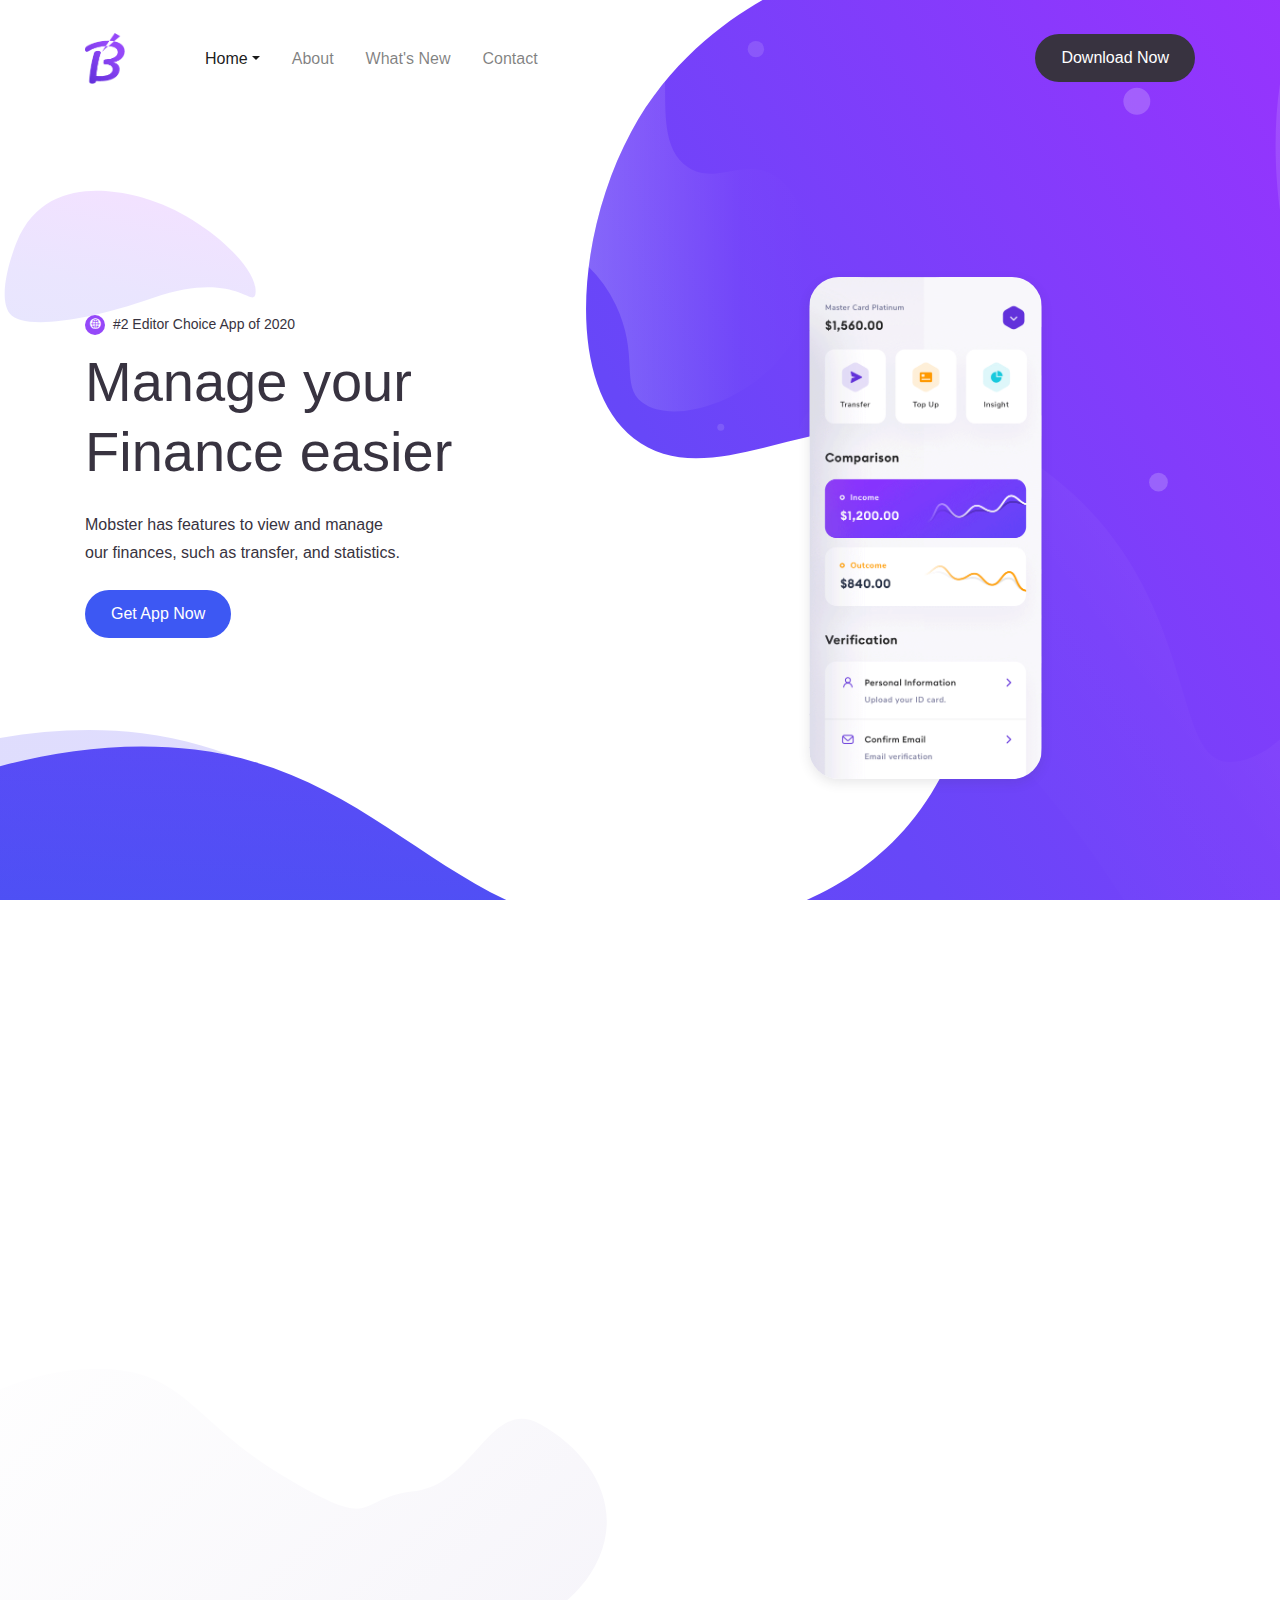
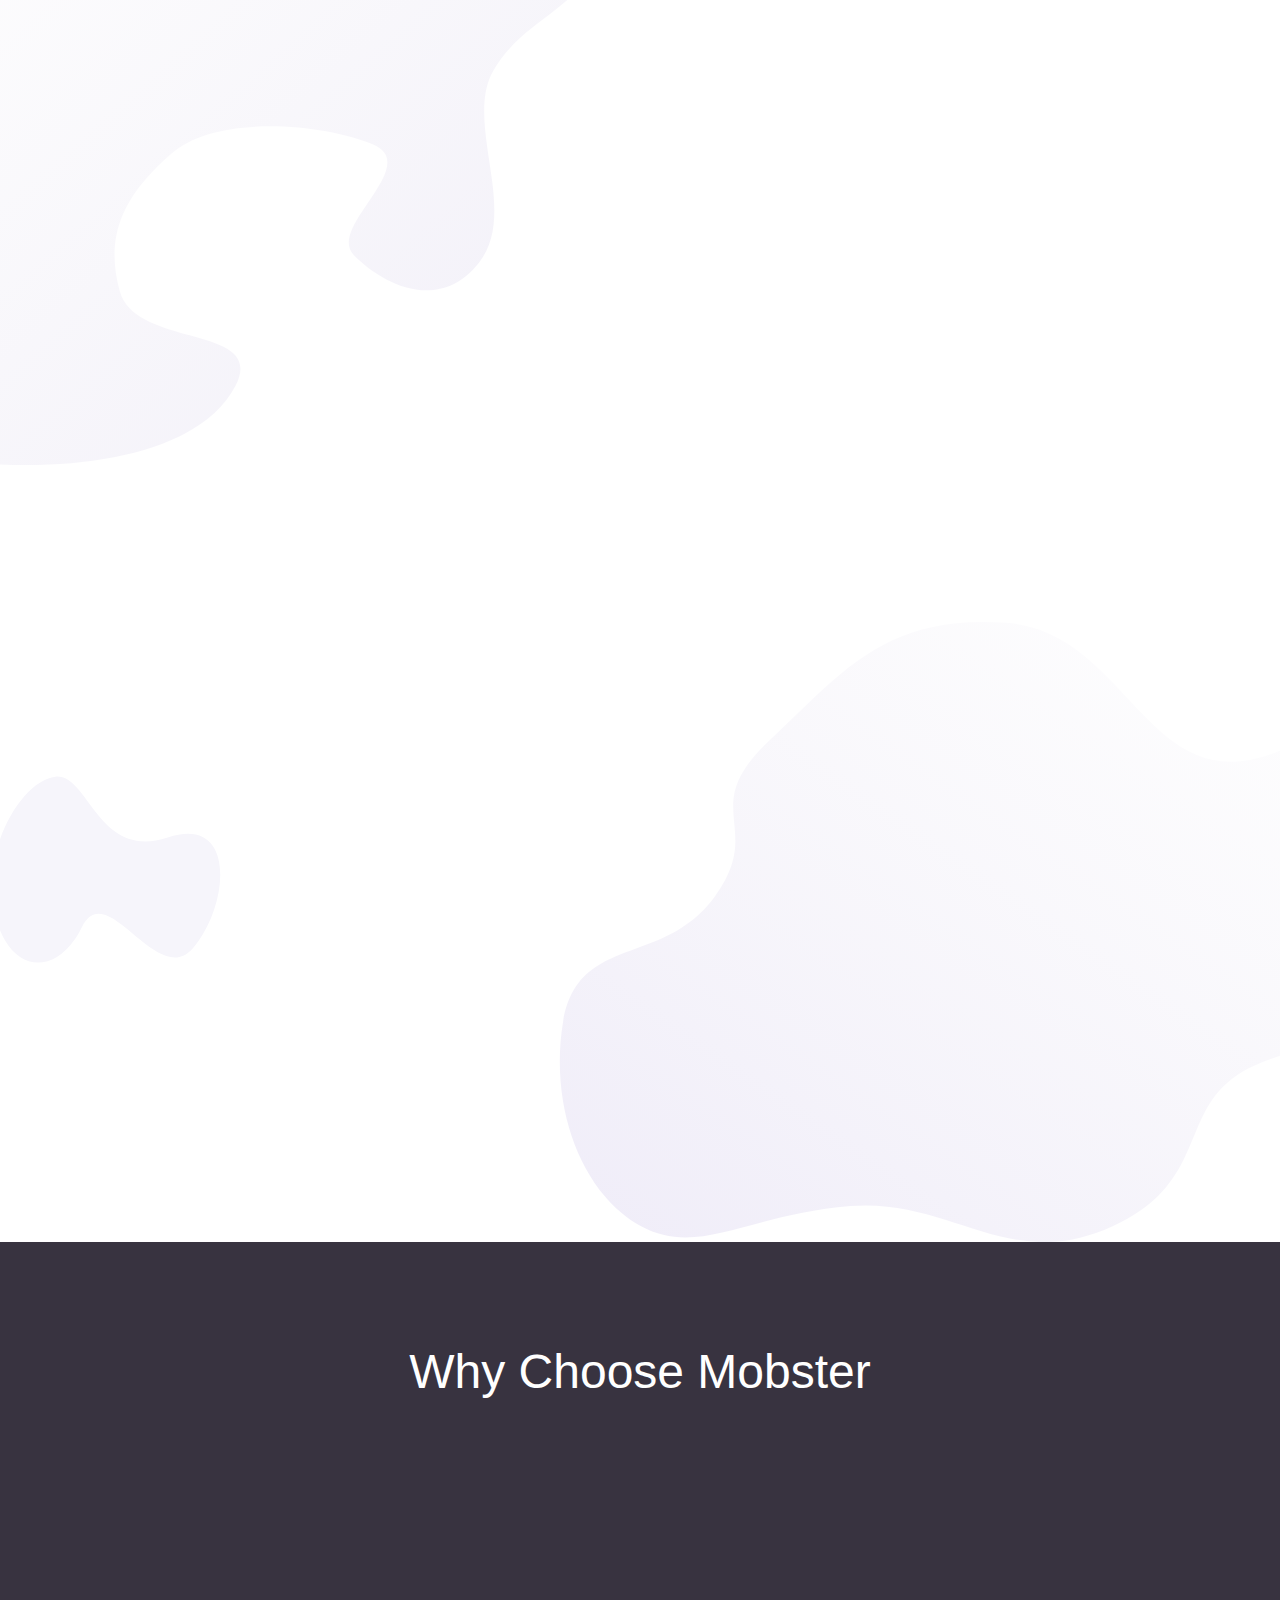
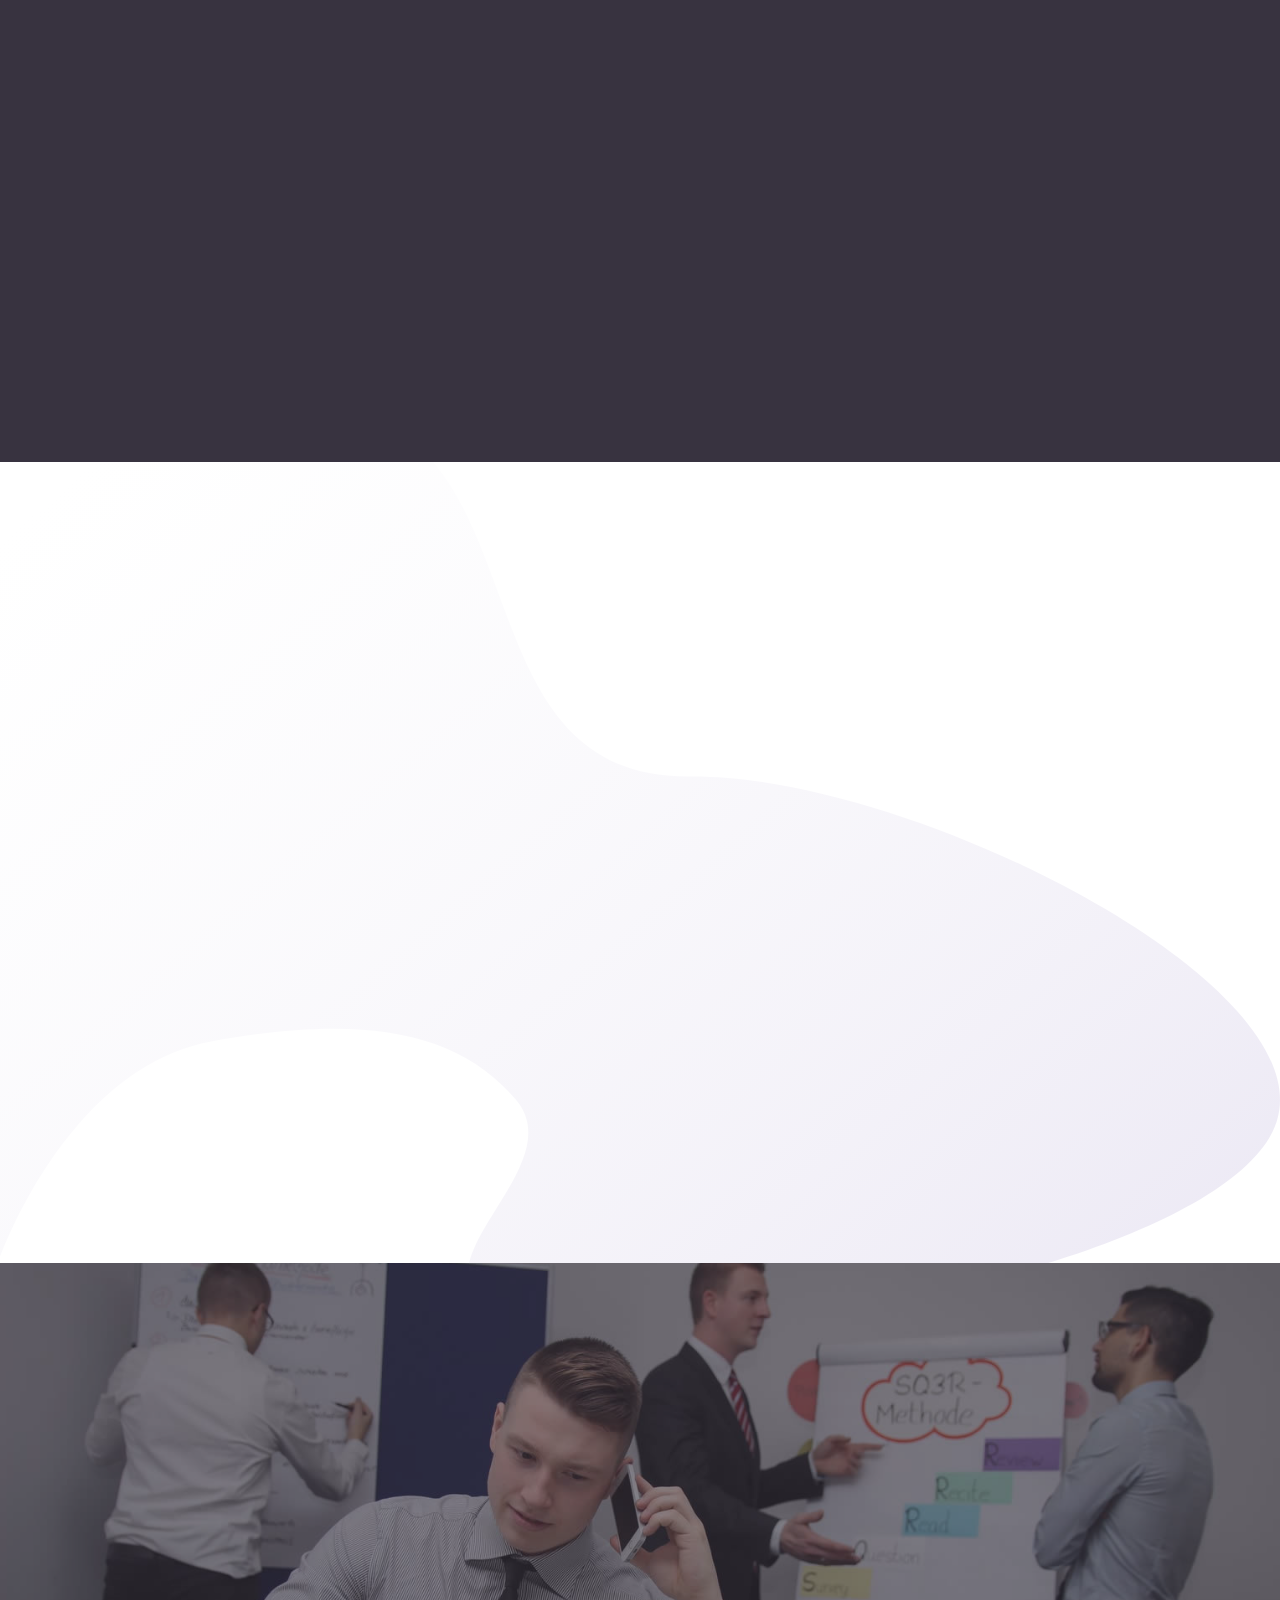
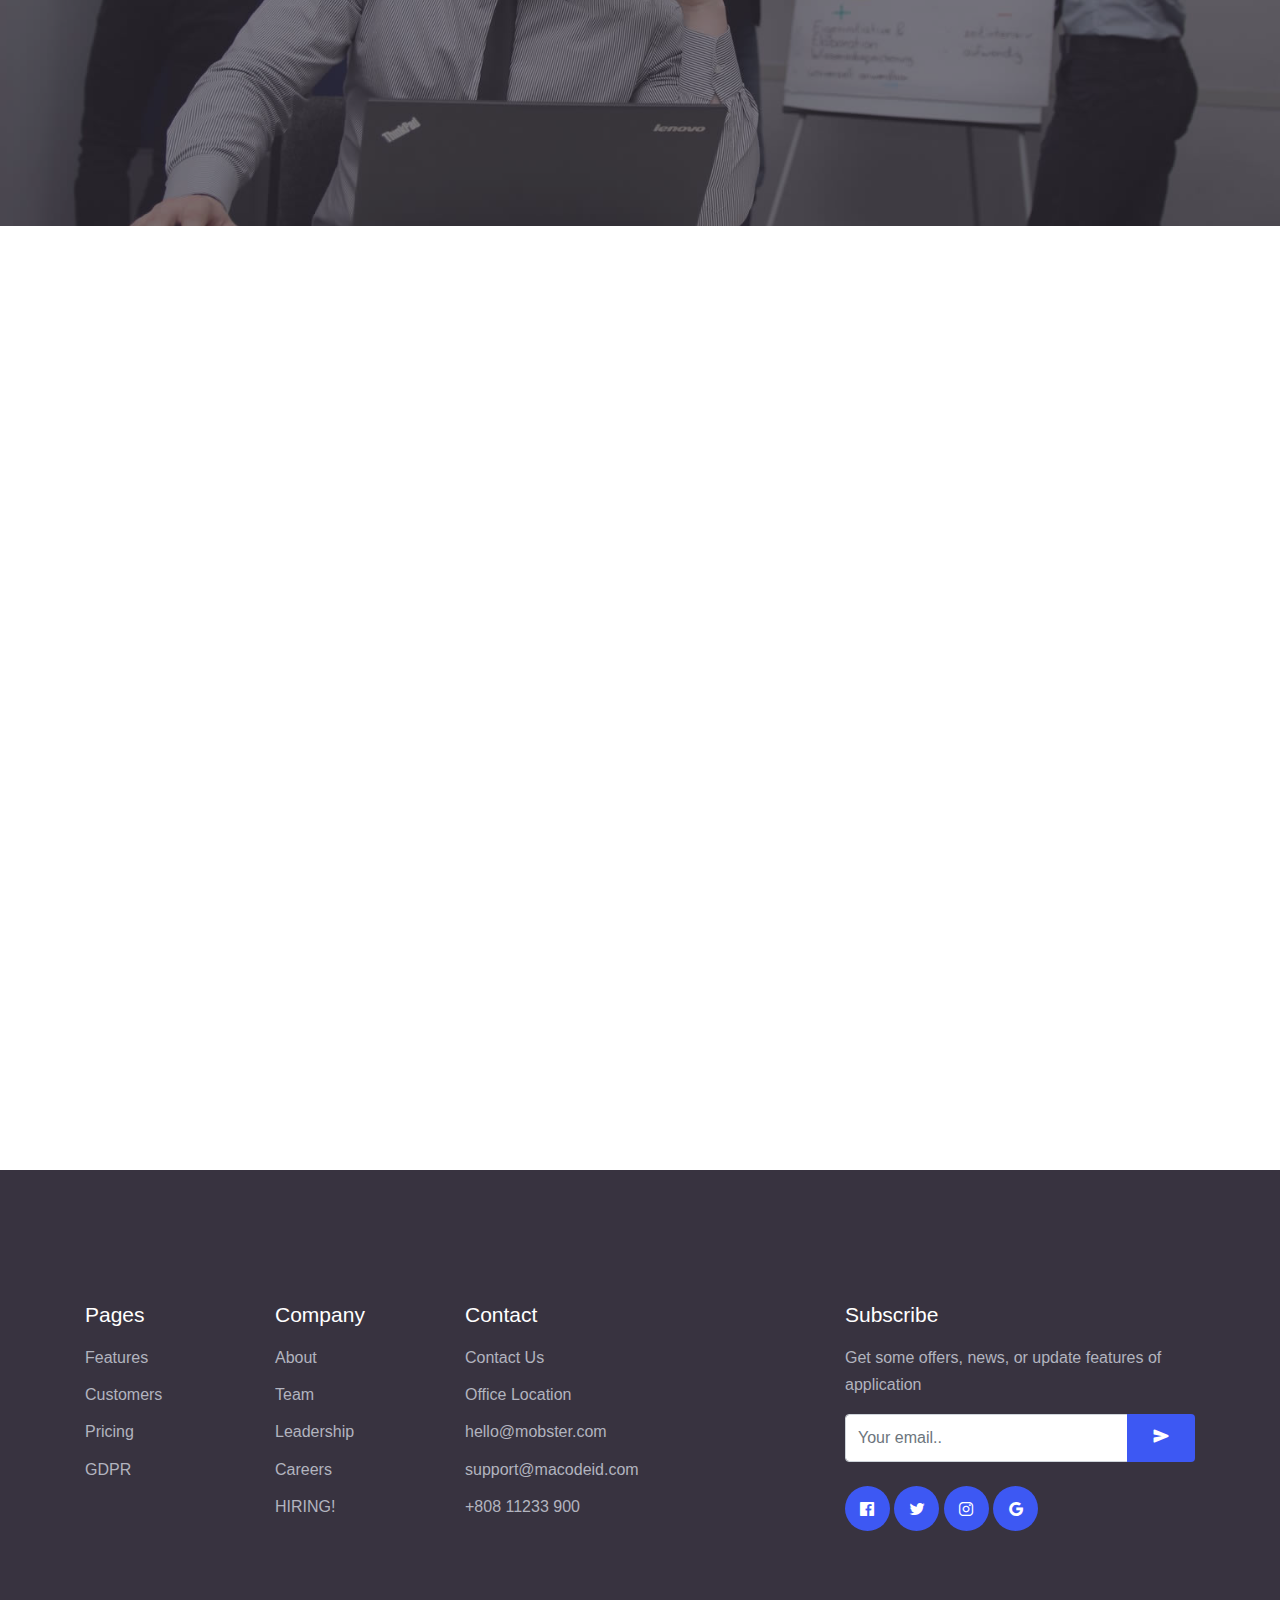
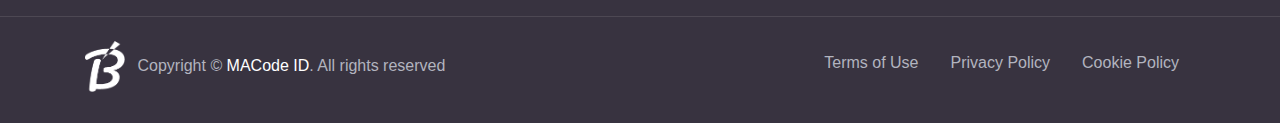
<file: html/index.html>
<!DOCTYPE html>
<html lang="en">
<head>
  <meta charset="UTF-8">
  <meta name="viewport" content="width=device-width, initial-scale=1.0">

  <meta http-equiv="X-UA-Compatible" content="ie=edge">
  
  <meta name="description" content="Mobile Application HTML5 Template">

  <meta name="copyright" content="MACode ID, https://www.macodeid.com/">

  <title>Mobster - One page app template</title>

  <link rel="shortcut icon" href="../assets/favicon.png" type="image/x-icon">

  <link rel="stylesheet" href="../assets/css/maicons.css">

  <link rel="stylesheet" href="../assets/vendor/animate/animate.css">

  <link rel="stylesheet" href="../assets/vendor/owl-carousel/css/owl.carousel.min.css">

  <link rel="stylesheet" href="../assets/css/bootstrap.css">

  <link rel="stylesheet" href="../assets/css/mobster.css">

</head>
<body>

<nav class="navbar navbar-expand-lg navbar-light navbar-floating">
  <div class="container">
    <a class="navbar-brand" href="#">
      <img src="../assets/favicon.png" alt="" width="40">
    </a>
    <button class="navbar-toggler" type="button" data-toggle="collapse" data-target="#navbarToggler" aria-controls="navbarToggler" aria-expanded="false" aria-label="Toggle navigation">
      <span class="navbar-toggler-icon"></span>
    </button>
  
    <div class="collapse navbar-collapse" id="navbarToggler">
      <ul class="navbar-nav ml-lg-5 mt-3 mt-lg-0">
        <li class="nav-item dropdown active">
          <a class="nav-link dropdown-toggle" href="#" id="navbarDropdown" data-toggle="dropdown" aria-haspopup="true" aria-expanded="false">Home</a>
          <div class="dropdown-menu" aria-labelledby="navbarDropdown">
            <a class="dropdown-item active" href="index.html">Homepage 1</a>
            <a class="dropdown-item" href="index-2.html">Homepage 2</a>
          </div>
        </li>
        <li class="nav-item">
          <a class="nav-link" href="about.html">About</a>
        </li>
        <li class="nav-item">
          <a class="nav-link" href="updates.html">What's New</a>
        </li>
        <li class="nav-item">
          <a class="nav-link" href="contact.html">Contact</a>
        </li>
      </ul>
      <div class="ml-auto my-2 my-lg-0">
        <button class="btn btn-dark rounded-pill">Download Now</button>
      </div>
    </div>
  </div>
</nav>
  
<div class="page-hero-section bg-image hero-home-1" style="background-image: url(../assets/img/bg_hero_1.svg);">
  <div class="hero-caption pt-5">
    <div class="container h-100">
      <div class="row align-items-center h-100">
        <div class="col-lg-6 wow fadeInUp">
          <div class="badge mb-2"><span class="icon mr-1"><span class="mai-globe"></span></span> #2 Editor Choice App of 2020</div>
          <h1 class="mb-4">Manage your Finance easier</h1>
          <p class="mb-4">Mobster has features to view and manage <br>
          our finances, such as transfer, and statistics.</p>
          <a href="#" class="btn btn-primary rounded-pill">Get App Now</a>
        </div>
        <div class="col-lg-6 d-none d-lg-block wow zoomIn">
          <div class="img-place mobile-preview shadow floating-animate">
            <img src="../assets/img/app_preview_1.png" alt="">
          </div>
        </div>
      </div>
    </div>
  </div>
</div>

<!-- Clients -->
<div class="page-section mt-5">
  <div class="container">
    <div class="row">
      <div class="col-sm-6 col-lg-3 py-3 wow zoomIn">
        <div class="img-place client-img">
          <img src="../assets/img/clients/alter_sport.png" alt="">
        </div>
      </div>
      <div class="col-sm-6 col-lg-3 py-3 wow zoomIn">
        <div class="img-place client-img">
          <img src="../assets/img/clients/cleaning_service.png" alt="">
        </div>
      </div>
      <div class="col-sm-6 col-lg-3 py-3 wow zoomIn">
        <div class="img-place client-img">
          <img src="../assets/img/clients/creative_photo.png" alt="">
        </div>
      </div>
      <div class="col-sm-6 col-lg-3 py-3 wow zoomIn">
        <div class="img-place client-img">
          <img src="../assets/img/clients/global_tv.png" alt="">
        </div>
      </div>
    </div>
  </div>
</div> <!-- End clients -->

<div class="position-realive bg-image" style="background-image: url(../assets/img/pattern_1.svg);">

<div class="page-section">
  <div class="container">
    <div class="row">
      <div class="col-lg-5 py-3">
        <div class="img-place mobile-preview shadow wow zoomIn">
          <img src="../assets/img/app_preview_2.png" alt="">
        </div>
      </div>
      <div class="col-lg-6 py-3 mt-lg-5">
        <div class="iconic-list">
          <div class="iconic-item wow fadeInUp">
            <div class="iconic-md iconic-text bg-warning fg-white rounded-circle">
              <span class="mai-cube"></span>
            </div>
            <div class="iconic-content">
              <h5>Powerful Features</h5>
              <p class="fs-small">Lorem ipsum dolor sit amet, consetetur sadipscing elitr, sed diam nonumy eirmod tempor invidunt ut labore et dolore</p>
            </div>
          </div>
          <div class="iconic-item wow fadeInUp">
            <div class="iconic-md iconic-text bg-info fg-white rounded-circle">
              <span class="mai-shield"></span>
            </div>
            <div class="iconic-content">
              <h5>Fully Secured</h5>
              <p class="fs-small">Lorem ipsum dolor sit amet, consetetur sadipscing elitr, sed diam nonumy eirmod tempor invidunt ut labore et dolore</p>
            </div>
          </div>
          <div class="iconic-item wow fadeInUp">
            <div class="iconic-md iconic-text bg-indigo fg-white rounded-circle">
              <span class="mai-desktop-outline"></span>
            </div>
            <div class="iconic-content">
              <h5>Easy Monitoring</h5>
              <p class="fs-small">Lorem ipsum dolor sit amet, consetetur sadipscing elitr, sed diam nonumy eirmod tempor invidunt ut labore et dolore</p>
            </div>
          </div>
        </div>
      </div>
    </div>
  </div>
</div>

<div class="page-section">
  <div class="container">
    <div class="row">
      <div class="col-lg-6 offset-lg-1 py-3 mt-lg-5 wow fadeInUp">
        <h1 class="mb-4">Ecommerce business opperate easilly</h1>
        <p class="mb-4">Lorem ipsum dolor, sit amet consectetur adipisicing elit. Quos, molestiae, perspiciatis laboriosam quia placeat recusandae repudiandae corrupti similique delectus, aliquam commodi possimus eveniet optio magnam quis vel. Reiciendis, fuga excepturi.</p>
        <a href="#" class="btn btn-outline-primary rounded-pill">How it works</a>
      </div>
      <div class="col-lg-5 py-3">
        <div class="img-place mobile-preview shadow wow zoomIn">
          <img src="../assets/img/app_preview_3.png" alt="">
        </div>
      </div>
    </div>
  </div>
</div>

</div>


<div class="page-section bg-dark fg-white">
  <div class="container">
    <h1 class="text-center">Why Choose Mobster</h1>

    <div class="row justify-content-center mt-5">
      <div class="col-md-6 col-lg-3 py-3">
        <div class="card card-body border-0 bg-transparent text-center wow zoomIn">
          <div class="mb-3">
            <img src="../assets/img/icons/rocket.svg" alt="">
          </div>
          <p class="fs-large">Very Fast</p>
          <p class="fs-small fg-grey">Lorem ipsum dolor sit amet, consetetur sadipscing elitr, sed</p>
        </div>
      </div>
      <div class="col-md-6 col-lg-3 py-3">
        <div class="card card-body border-0 bg-transparent text-center wow zoomIn" data-wow-delay="200ms">
          <div class="mb-3">
            <img src="../assets/img/icons/testimony.svg" alt="">
          </div>
          <p class="fs-large">Happy Client</p>
          <p class="fs-small fg-grey">Lorem ipsum dolor sit amet, consetetur sadipscing elitr, sed</p>
        </div>
      </div>
      <div class="col-md-6 col-lg-3 py-3">
        <div class="card card-body border-0 bg-transparent text-center wow zoomIn" data-wow-delay="400ms">
          <div class="mb-3">
            <img src="../assets/img/icons/promotion.svg" alt="">
          </div>
          <p class="fs-large">Free Ads</p>
          <p class="fs-small fg-grey">Lorem ipsum dolor sit amet, consetetur sadipscing elitr, sed</p>
        </div>
      </div>
      <div class="col-md-6 col-lg-3 py-3">
        <div class="card card-body border-0 bg-transparent text-center wow zoomIn" data-wow-delay="600ms">
          <div class="mb-3">
            <img src="../assets/img/icons/coins.svg" alt="">
          </div>
          <p class="fs-large">Save Money</p>
          <p class="fs-small fg-grey">Lorem ipsum dolor sit amet, consetetur sadipscing elitr, sed</p>
        </div>
      </div>
      <div class="col-md-6 col-lg-3 py-3">
        <div class="card card-body border-0 bg-transparent text-center wow zoomIn" data-wow-delay="800ms">
          <div class="mb-3">
            <img src="../assets/img/icons/support.svg" alt="">
          </div>
          <p class="fs-large">24/7 Support</p>
          <p class="fs-small fg-grey">Lorem ipsum dolor sit amet, consetetur sadipscing elitr, sed</p>
        </div>
      </div>
      <div class="col-md-6 col-lg-3 py-3">
        <div class="card card-body border-0 bg-transparent text-center wow zoomIn" data-wow-delay="1000ms">
          <div class="mb-3">
            <img src="../assets/img/icons/laptop.svg" alt="">
          </div>
          <p class="fs-large">Full Features</p>
          <p class="fs-small fg-grey">Lorem ipsum dolor sit amet, consetetur sadipscing elitr, sed</p>
        </div>
      </div>
    </div>
  </div>
</div>

<div class="page-section bg-image" style="background-image: url(../assets/img/pattern_2.svg);">
  <div class="container">
    <div class="row justify-content-center align-items-center">
      <div class="col-lg-5 mb-5 mb-lg-0 wow fadeInUp">
        <h1 class="mb-4">Pricing Plan</h1>
        <p class="mb-5">Lorem ipsum dolor sit amet consectetur adipisicing elit. Dolores inventore maxime ipsa eligendi quibusdam velit maiores adipisci odit, exercitationem cumque iusto at debitis reiciendis a, ipsum aliquam reprehenderit. Sed, delectus.</p>
        <a href="#" class="btn btn-gradient btn-split-icon rounded-pill">
          <span class="icon mai-call-outline"></span> Custom Plan
        </a>
      </div>
      <div class="col-lg-7">
        <div class="pricing-table">
          <div class="pricing-item active wow zoomIn">
            <div class="pricing-header">
              <h5>Business Plan</h5>
              <h1 class="fw-normal">$49.00</h1>
            </div>
            <div class="pricing-body">
              <ul class="theme-list">
                <li class="list-item">Push Notification</li>
                <li class="list-item">Unlimited Bandwith</li>
                <li class="list-item">Realtime Database</li>
                <li class="list-item">Monthly Backup</li>
                <li class="list-item">24/7 Support</li>
              </ul>
            </div>
            <button class="btn btn-dark">Choose Plan</button>
          </div>
          <div class="pricing-item wow zoomIn" data-wow-delay="200ms">
            <div class="pricing-header">
              <h5>Starter Plan</h5>
              <h1 class="fw-normal">$24.00</h1>
            </div>
            <div class="pricing-body">
              <ul class="theme-list">
                <li class="list-item">Push Notification</li>
                <li class="list-item">Unlimited Bandwith</li>
                <li class="list-item">Realtime Database</li>
                <li class="list-item">Monthly Backup</li>
                <li class="list-item">24/7 Support</li>
              </ul>
            </div>
            <button class="btn btn-dark">Choose Plan</button>
          </div>
        </div>
      </div>
    </div>
  </div>
</div>

<div class="page-section bg-image bg-image-overlay-dark" style="background-image: url(../assets/img/bg_testimonials.jpg);">
  <div class="container fg-white">
    <div class="row">
      <div class="col-md-8 col-lg-6 offset-lg-1 wow fadeInUp">
        <h2 class="mb-5 fg-white fw-normal">Customer Stories</h2>
        <p class="fs-large font-italic">Lorem ipsum dolor, sit amet consectetur adipisicing elit. Mollitia voluptates facere explicabo! Rerum necessitatibus cum qui veritatis reprehenderit, neque sapiente consequatur atque eaque molestias, est, quod totam quo laudantium ratione.</p>
        <p class="fs-large fg-grey fw-medium mb-5">John Doe, UI Designer</p>

        <a href="#" class="btn btn-outline-light rounded-pill">Read Stories <span class="mai-chevron-forward"></span></a>
      </div>
    </div>
  </div>
</div>

<div class="page-section">
  <div class="container">
    <div class="row">
      <div class="col-lg-7 py-3 mb-5 mb-lg-0">
        <div class="img-place w-lg-75 wow zoomIn">
          <img src="../assets/img/illustration_contact.svg" alt="">
        </div>
      </div>
      <div class="col-lg-5 py-3">
        <h1 class="wow fadeInUp">Need a help? <br>
        Don't worry just contact us</h1>

        <form method="POST" class="mt-5">
          <div class="form-group wow fadeInUp">
            <label for="name" class="fw-medium fg-grey">Fullname</label>
            <input type="text" class="form-control" id="name">
          </div>

          <div class="form-group wow fadeInUp">
            <label for="email" class="fw-medium fg-grey">Email</label>
            <input type="text" class="form-control" id="email">
          </div>

          <div class="form-group wow fadeInUp">
            <label for="message" class="fw-medium fg-grey">Message</label>
            <textarea rows="6" class="form-control" id="message"></textarea>
          </div>

          <div class="form-group mt-4 wow fadeInUp">
            <button type="submit" class="btn btn-primary">Send Message</button>
          </div>
        </form>
      </div>
    </div>
  </div>
</div>

<div class="page-footer-section bg-dark fg-white">
  <div class="container">
    <div class="row mb-5 py-3">
      <div class="col-sm-6 col-lg-2 py-3">
        <h5 class="mb-3">Pages</h5>
        <ul class="menu-link">
          <li><a href="#" class="">Features</a></li>
          <li><a href="#" class="">Customers</a></li>
          <li><a href="#" class="">Pricing</a></li>
          <li><a href="#" class="">GDPR</a></li>
        </ul>
      </div>
      <div class="col-sm-6 col-lg-2 py-3">
        <h5 class="mb-3">Company</h5>
        <ul class="menu-link">
          <li><a href="#" class="">About</a></li>
          <li><a href="#" class="">Team</a></li>
          <li><a href="#" class="">Leadership</a></li>
          <li><a href="#" class="">Careers</a></li>
          <li><a href="#" class="">HIRING!</a></li>
        </ul>
      </div>
      <div class="col-md-6 col-lg-4 py-3">
        <h5 class="mb-3">Contact</h5>
        <ul class="menu-link">
          <li><a href="#" class="">Contact Us</a></li>
          <li><a href="#" class="">Office Location</a></li>
          <li><a href="#" class="">hello@mobster.com</a></li>
          <li><a href="#" class="">support@macodeid.com</a></li>
          <li><a href="#" class="">+808 11233 900</a></li>
        </ul>
      </div>
      <div class="col-md-6 col-lg-4 py-3">
        <h5 class="mb-3">Subscribe</h5>
        <p>Get some offers, news, or update features of application</p>
        <form method="POST">
          <div class="input-group">
            <input type="text" class="form-control" placeholder="Your email..">
            <div class="input-group-append">
              <button type="submit" class="btn btn-primary"><span class="mai-send"></span></button>
            </div>
          </div>
        </form>

        <!-- Social Media Button -->
        <div class="mt-4">
          <a href="#" class="btn btn-fab btn-primary fg-white"><span class="mai-logo-facebook"></span></a>
          <a href="#" class="btn btn-fab btn-primary fg-white"><span class="mai-logo-twitter"></span></a>
          <a href="#" class="btn btn-fab btn-primary fg-white"><span class="mai-logo-instagram"></span></a>
          <a href="#" class="btn btn-fab btn-primary fg-white"><span class="mai-logo-google"></span></a>
        </div>
      </div>
    </div>
  </div>

  <hr>

  <div class="container">
    <div class="row">
      <div class="col-12 col-md-6 py-2">
        <img src="../assets/favicon-light.png" alt="" width="40">
        <!-- Please don't remove or modify the credits below -->
        <p class="d-inline-block ml-2">Copyright &copy; <a href="https://www.macodeid.com/" class="fg-white fw-medium">MACode ID</a>. All rights reserved</p>
      </div>
      <div class="col-12 col-md-6 py-2">
        <ul class="nav justify-content-end">
          <li class="nav-item"><a href="#" class="nav-link">Terms of Use</a></li>
          <li class="nav-item"><a href="#" class="nav-link">Privacy Policy</a></li>
          <li class="nav-item"><a href="#" class="nav-link">Cookie Policy</a></li>
        </ul>
      </div>
    </div>
  </div>
</div>

<script src="../assets/js/jquery-3.5.1.min.js"></script>

<script src="../assets/js/bootstrap.bundle.min.js"></script>

<script src="../assets/vendor/owl-carousel/js/owl.carousel.min.js"></script>

<script src="../assets/vendor/wow/wow.min.js"></script>

<script src="../assets/js/mobster.js"></script>

</body>
</html>
</file>
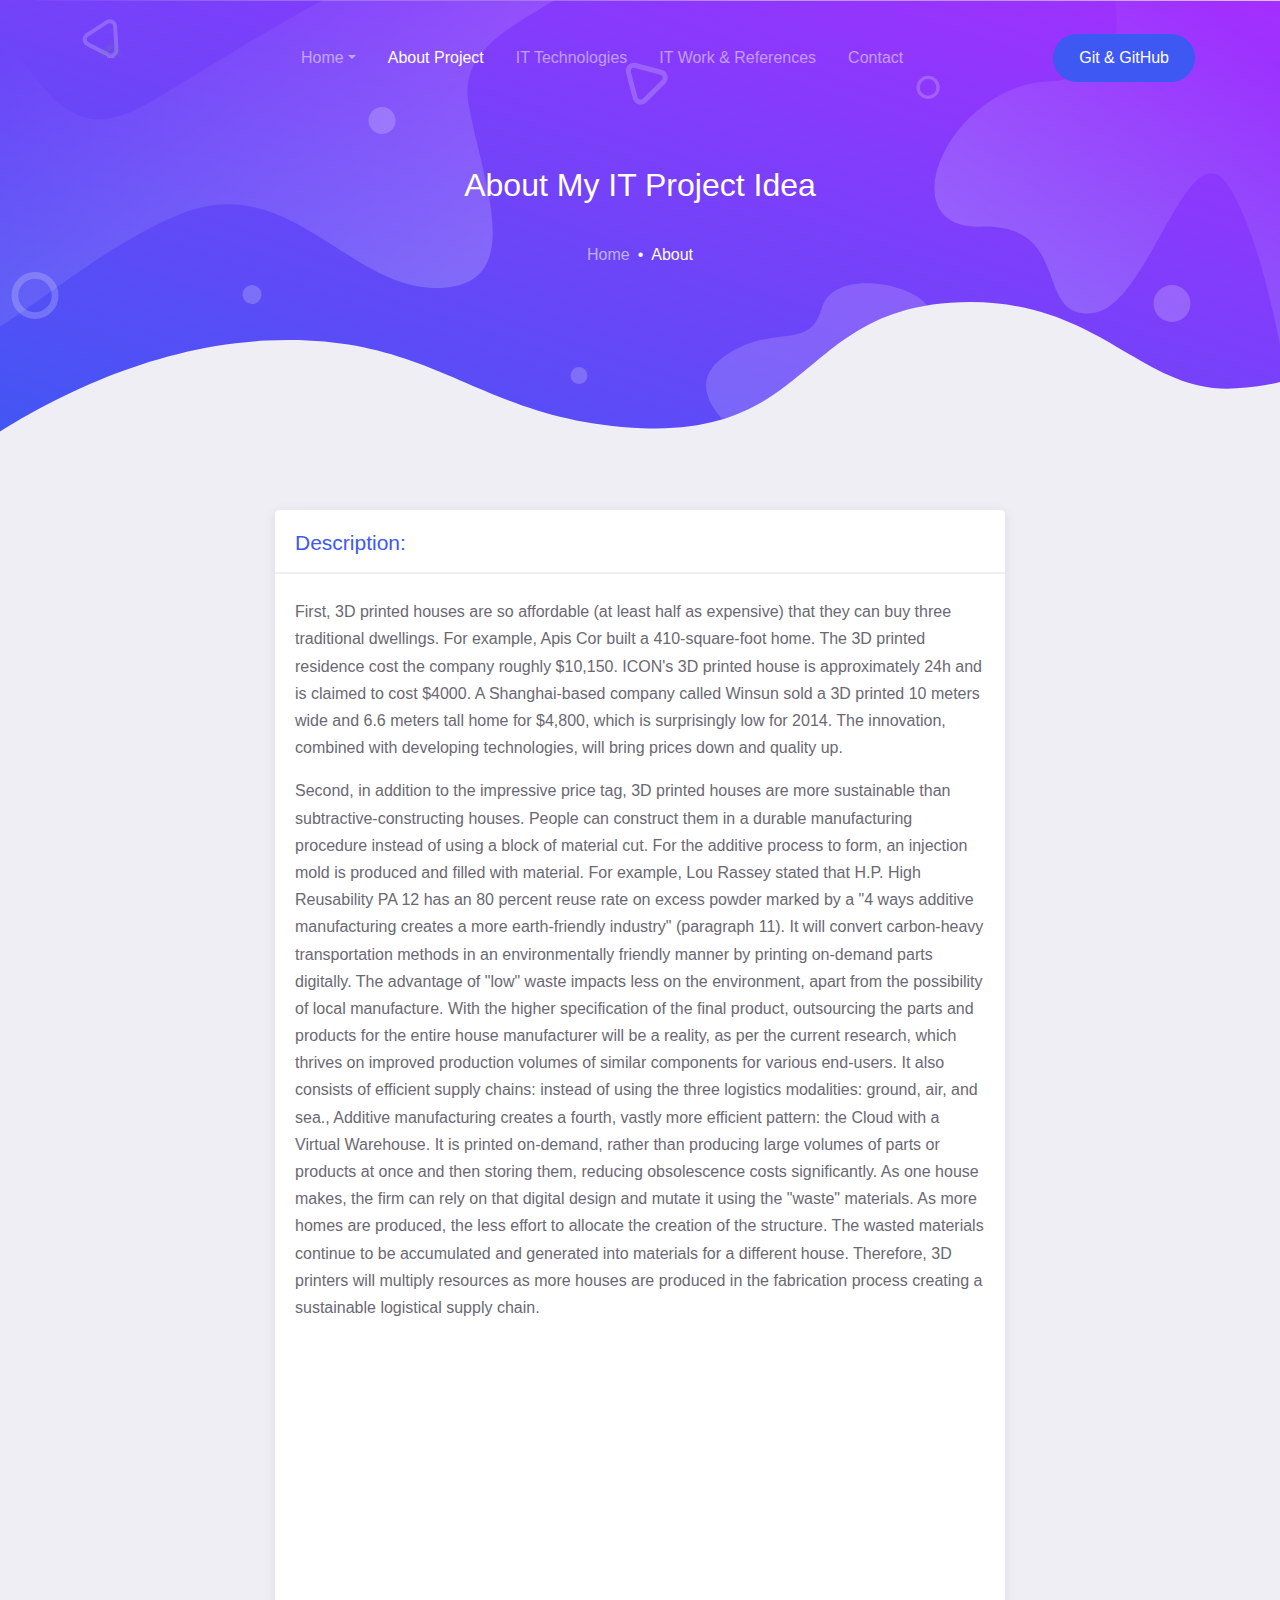
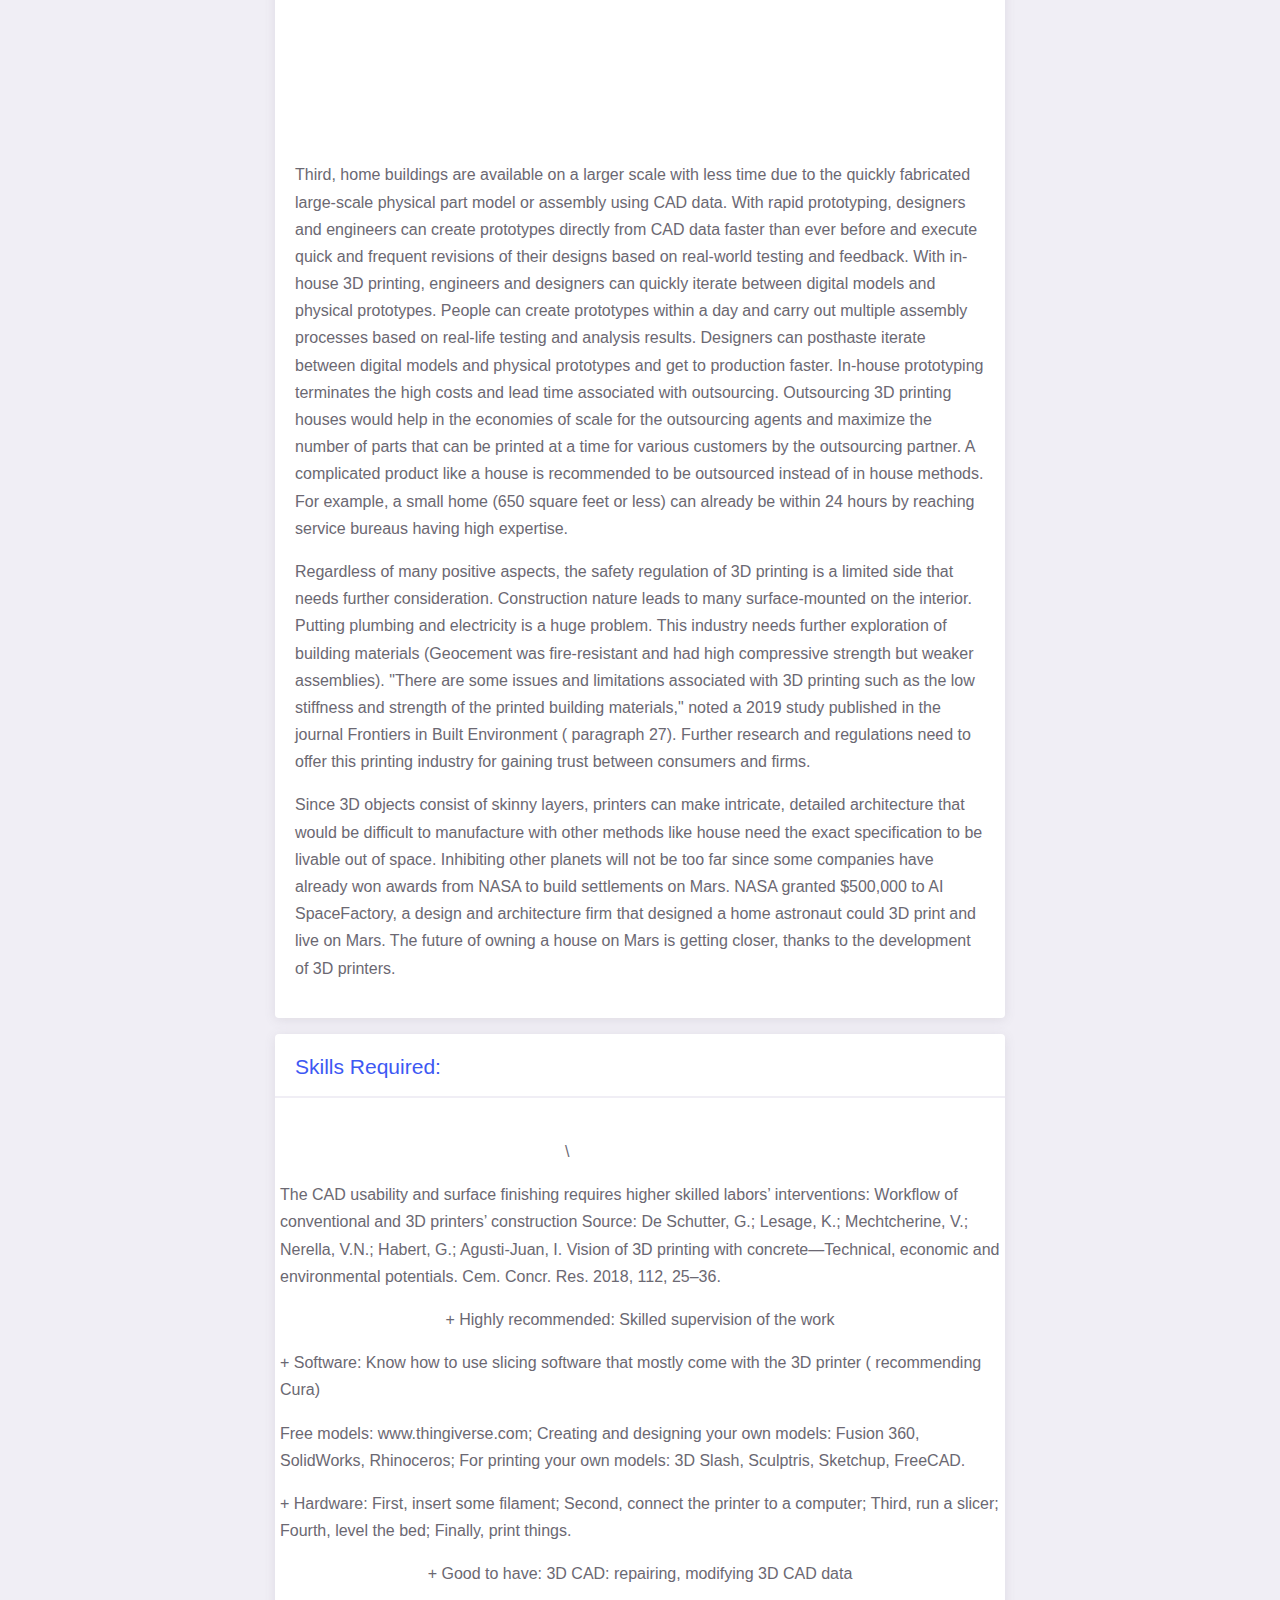
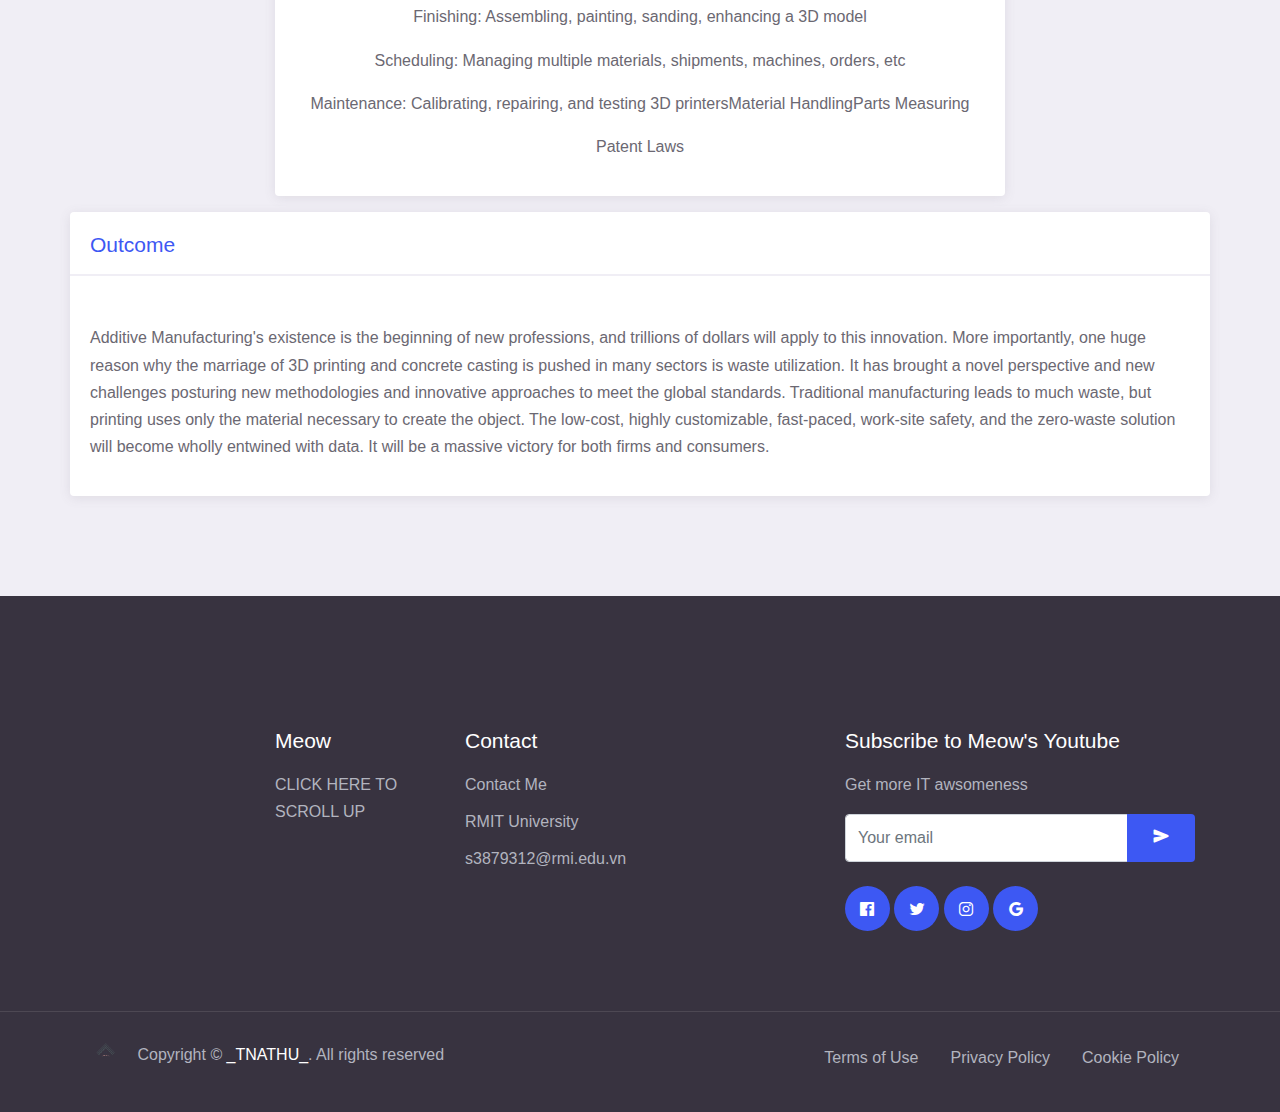
<file: about.html>
<!DOCTYPE html>
<html lang="en">
<head>
  <meta charset="UTF-8">
  <meta name="viewport" content="width=device-width, initial-scale=1.0">

  <meta http-equiv="X-UA-Compatible" content="ie=edge">

  <meta name="description" content="Mobile Application HTML5 Template">

  <meta name="copyright" content="MACode ID, https://www.macodeid.com/">

  <title>The IT World</title>

  <link rel="shortcut icon" href="./assets/Thu's logo (2).png" type="image/x-icon">

  <link rel="stylesheet" href="/assets/css/maicons.css">

  <link rel="stylesheet" href="/assets/vendor/animate/animate.css">

  <link rel="stylesheet" href="/assets/vendor/owl-carousel/css/owl.carousel.min.css">

  <link rel="stylesheet" href="/assets/css/bootstrap.css">

  <link rel="stylesheet" href="/assets/css/mobster.css">
</head>
<body>

<nav class="navbar navbar-expand-lg navbar-dark navbar-floating">
  <div class="container">
    <a class="navbar-brand" href="index.html">
      <img src="./assets/img/Thu's logo (2).png" alt="" width="50">
    </a>
    <button class="navbar-toggler" type="button" data-toggle="collapse" data-target="#navbarToggler" aria-controls="navbarToggler" aria-expanded="false" aria-label="Toggle navigation">
      <span class="navbar-toggler-icon"></span>
    </button>
  
    <div class="collapse navbar-collapse" id="navbarToggler">
      <ul class="navbar-nav ml-auto mt-2 mt-lg-0">
        <li class="nav-item dropdown">
          <a class="nav-link dropdown-toggle" href="#" id="navbarDropdown" data-toggle="dropdown" aria-haspopup="true" aria-expanded="false">Home</a>
          <div class="dropdown-menu" aria-labelledby="navbarDropdown">
            
            
          </div>
        </li>
        <li class="nav-item active">
          <a class="nav-link" href="about.html">About Project</a>
        </li>
        <li class="nav-item">
          <a class="nav-link" href="blog.html">IT Technologies</a>
        </li>
        <li class="nav-item">
          <a class="nav-link" href="updates.html">IT Work & References</a>
        </li>
        <li class="nav-item">
          <a class="nav-link" href="contact.html">Contact</a>
        </li>
      </ul>
      <div class="ml-auto my-2 my-lg-0">
        <a class="btn btn-primary rounded-pill"href="/Github and Git tutor/index.html" target="_blank" rel="noopener noreferrer"s>Git & GitHub</a>
      </div>
    </div>
  </div>
</nav>

<main class="bg-light">

<div class="page-hero-section bg-image hero-mini" style="background-image: url(/assets/img/hero_mini.svg);">
  <div class="hero-caption">
    <div class="container fg-white h-100">
      <div class="row justify-content-center align-items-center text-center h-100">
        <div class="col-lg-6">
          <h3 class="mb-4 fw-medium">About My IT Project Idea</h3>
          <nav aria-label="breadcrumb">
            <ol class="breadcrumb breadcrumb-dark justify-content-center bg-transparent">
              <li class="breadcrumb-item"><a href="index.html">Home</a></li>
              <li class="breadcrumb-item active" aria-current="page">About</li>
            </ol>
          </nav>
        </div>
      </div>
    </div>
  </div>
</div>

<div class="page-section pt-5">
  <div class="container">
    <div class="row justify-content-center">
      <div class="col-lg-8">
        <div class="card-page">
          <h5 class="fg-primary">Description:</h5>
          <hr>
          <p>First, 3D printed houses are so affordable (at least half as expensive) that they can buy three traditional dwellings. For example, Apis Cor built a 410-square-foot home. The 3D printed residence cost the company roughly $10,150. ICON's 3D printed house is approximately 24h and is claimed to cost $4000. A Shanghai-based company called Winsun sold a 3D printed 10 meters wide and 6.6 meters tall home for $4,800, which is surprisingly low for 2014. The innovation, combined with developing technologies, will bring prices down and quality up.</p>
          <p>Second, in addition to the impressive price tag, 3D printed houses are more sustainable than subtractive-constructing houses. People can construct them in a durable manufacturing procedure instead of using a block of material cut. For the additive process to form, an injection mold is produced and filled with material. For example, Lou Rassey stated that H.P. High Reusability PA 12 has an 80 percent reuse rate on excess powder marked by a "4 ways additive manufacturing creates a more earth-friendly industry" (paragraph 11). It will convert carbon-heavy transportation methods in an environmentally friendly manner by printing on-demand parts digitally. The advantage of "low" waste impacts less on the environment, apart from the possibility of local manufacture. With the higher specification of the final product, outsourcing the parts and products for the entire house manufacturer will be a reality, as per the current research, which thrives on improved production volumes of similar components for various end-users. It also consists of efficient supply chains: instead of using the three logistics modalities: ground, air, and sea., Additive manufacturing creates a fourth, vastly more efficient pattern: the Cloud with a Virtual Warehouse. It is printed on-demand, rather than producing large volumes of parts or products at once and then storing them, reducing obsolescence costs significantly. As one house makes, the firm can rely on that digital design and mutate it using the "waste" materials. As more homes are produced, the less effort to allocate the creation of the structure. The wasted materials continue to be accumulated and generated into materials for a different house. Therefore, 3D printers will multiply resources as more houses are produced in the fabrication process creating a sustainable logistical supply chain. 
          </p>
        

          <!-- Video -->
          <div class="text-center py-5">
            <embed class="embed-video" src="https://www.youtube.com/embed/iyGpbOrhoww">
              
          </div>

          <p>Third, home buildings are available on a larger scale with less time due to the quickly fabricated large-scale physical part model or assembly using CAD data. With rapid prototyping, designers and engineers can create prototypes directly from CAD data faster than ever before and execute quick and frequent revisions of their designs based on real-world testing and feedback. With in-house 3D printing, engineers and designers can quickly iterate between digital models and physical prototypes. People can create prototypes within a day and carry out multiple assembly processes based on real-life testing and analysis results. Designers can posthaste iterate between digital models and physical prototypes and get to production faster. In-house prototyping terminates the high costs and lead time associated with outsourcing. Outsourcing 3D printing houses would help in the economies of scale for the outsourcing agents and maximize the number of parts that can be printed at a time for various customers by the outsourcing partner. A complicated product like a house is recommended to be outsourced instead of in house methods. For example, a small home (650 square feet or less) can already be within 24 hours by reaching service bureaus having high expertise.</p>
          <p>Regardless of many positive aspects, the safety regulation of 3D printing is a limited side that needs further consideration. Construction nature leads to many surface-mounted on the interior. Putting plumbing and electricity is a huge problem. This industry needs further exploration of building materials (Geocement was fire-resistant and had high compressive strength but weaker assemblies). "There are some issues and limitations associated with 3D printing such as the low stiffness and strength of the printed building materials," noted a 2019 study published in the journal Frontiers in Built Environment ( paragraph 27). Further research and regulations need to offer this printing industry for gaining trust between consumers and firms. 
          </p>
          <p>Since 3D objects consist of skinny layers, printers can make intricate, detailed architecture that would be difficult to manufacture with other methods like house need the exact specification to be livable out of space. Inhibiting other planets will not be too far since some companies have already won awards from NASA to build settlements on Mars. NASA granted $500,000 to AI SpaceFactory, a design and architecture firm that designed a home astronaut could 3D print and live on Mars. The future of owning a house on Mars is getting closer, thanks to the development of 3D printers. 
          </p>
        </div>
        <div class="card-page mt-3">
          <h5 class="fg-primary">Skills Required:</h5>
          <hr>

          <div class="row justify-content-center">
            <div class="col-lg-3 py-3">
            \
                
              </div>
              <p>The CAD usability and surface finishing requires higher skilled labors’ interventions: Workflow of conventional and 3D printers’ construction 
                Source: De Schutter, G.; Lesage, K.; Mechtcherine, V.; Nerella, V.N.; Habert, G.; Agusti-Juan, I. Vision of 3D printing with concrete—Technical, economic and environmental potentials. Cem. Concr. Res. 2018, 112, 25–36.                 
              </p>
              
              <p>+ Highly recommended:
                Skilled supervision of the work
                </p>
              <p>+ Software:
                Know how to use slicing software that mostly come with the 3D printer ( recommending Cura)
              </p>
                <p>Free models:
                  www.thingiverse.com;
                  
                  
                  Creating and designing your own models:
                  Fusion 360, SolidWorks, Rhinoceros;
                  
                  For printing your own models:
                  3D Slash, Sculptris, Sketchup, FreeCAD.
                  </p>
              <p>+ Hardware:
                First, insert some filament;
                Second, connect the printer to a computer;
                Third, run a slicer;
                Fourth, level the bed;
                Finally, print things.
                </p>
              <p>+ Good to have:
                3D CAD: repairing, modifying 3D CAD data
                </p>
                <p>Finishing: Assembling, painting, sanding, enhancing a 3D model</p>
                <p>Scheduling: Managing multiple materials, shipments, machines, orders, etc
                </p>
                <p>Maintenance: Calibrating, repairing, and testing 3D printers
                </p>
                <p>Material Handling</p>
                <p>Parts Measuring</p>
                <p>Patent Laws</p>


            </div>
          </div>
        </div>
        <div class="card-page mt-3">
          <h5 class="fg-primary">Outcome</h5>
          <hr>
          <div class="row row-cols-1 row-cols-sm-2 row-cols-md-3 row-cols-lg-5 justify-content-center align-items-center mt-5">
          
              </div>
              <p>Additive Manufacturing's existence is the beginning of new professions, and trillions of dollars will apply to this innovation. More importantly, one huge reason why the marriage of 3D printing and concrete casting is pushed in many sectors is waste utilization. It has brought a novel perspective and new challenges posturing new methodologies and innovative approaches to meet the global standards. Traditional manufacturing leads to much waste, but printing uses only the material necessary to create the object. The low-cost, highly customizable, fast-paced, work-site safety, and the zero-waste solution will become wholly entwined with data. It will be a massive victory for both firms and consumers.</p>
              <p></p>
            </div>
          </div>
        </div>
      </div>
    </div>
  </div>
</div>

</main> <!-- .bg-light -->


<div class="page-footer-section bg-dark fg-white">
  <div class="container">
    <div class="row mb-5 py-3">
      <div class="col-sm-6 col-lg-2 py-3">

        </ul>
      </div>
      <div class="col-sm-6 col-lg-2 py-3">
        <h5 class="mb-3">Meow</h5>
        <ul class="menu-link">
          <li><a href="#" class="">CLICK HERE TO SCROLL UP</a></li>
  
        </ul>
      </div>
      <div class="col-md-6 col-lg-4 py-3">
        <h5 class="mb-3">Contact</h5>
        <ul class="menu-link">
          <li><a href="#" class="">Contact Me</a></li>
          <li><a href="#" class="">RMIT University</a></li>
          <li><a href="#" class="">s3879312@rmi.edu.vn</a></li>

        </ul>
      </div>
      <div class="col-md-6 col-lg-4 py-3">
        <h5 class="mb-3">Subscribe to Meow's Youtube</h5>
        <p>Get more IT awsomeness</p>
        <form method="POST">
          <div class="input-group">
            <input type="text" class="form-control" placeholder="Your email">
            <div class="input-group-append">
              <button type="submit" class="btn btn-primary"><span class="mai-send"></span></button>
            </div>
          </div>
        </form>

        <!-- Social Media Button -->
        <div class="mt-4">
          <a href="#" class="btn btn-fab btn-primary fg-white"><span class="mai-logo-facebook"></span></a>
          <a href="#" class="btn btn-fab btn-primary fg-white"><span class="mai-logo-twitter"></span></a>
          <a href="#" class="btn btn-fab btn-primary fg-white"><span class="mai-logo-instagram"></span></a>
          <a href="#" class="btn btn-fab btn-primary fg-white"><span class="mai-logo-google"></span></a>
        </div>
      </div>
    </div>
  </div>

  <hr>

  <div class="container">
    <div class="row">
      <div class="col-12 col-md-6 py-2">
        <img src="./assets/img/Thu's logo (2).png" alt="" width="40">

        <p class="d-inline-block ml-2">Copyright &copy; <a href="https://www.macodeid.com/" class="fg-white fw-medium">_TNATHU_</a>. All rights reserved</p>
      </div>
      <div class="col-12 col-md-6 py-2">
        <ul class="nav justify-content-end">
          <li class="nav-item"><a href="#" class="nav-link">Terms of Use</a></li>
          <li class="nav-item"><a href="#" class="nav-link">Privacy Policy</a></li>
          <li class="nav-item"><a href="#" class="nav-link">Cookie Policy</a></li>
        </ul>
      </div>
    </div>
  </div>
</div>

<script src="/assets/js/jquery-3.5.1.min.js"></script>

<script src="/assets/js/bootstrap.bundle.min.js"></script>

<script src="/assets/vendor/owl-carousel/js/owl.carousel.min.js"></script>

<script src="/assets/vendor/wow/wow.min.js"></script>

<script src="/assets/js/mobster.js"></script>

</body>
</html>
</file>
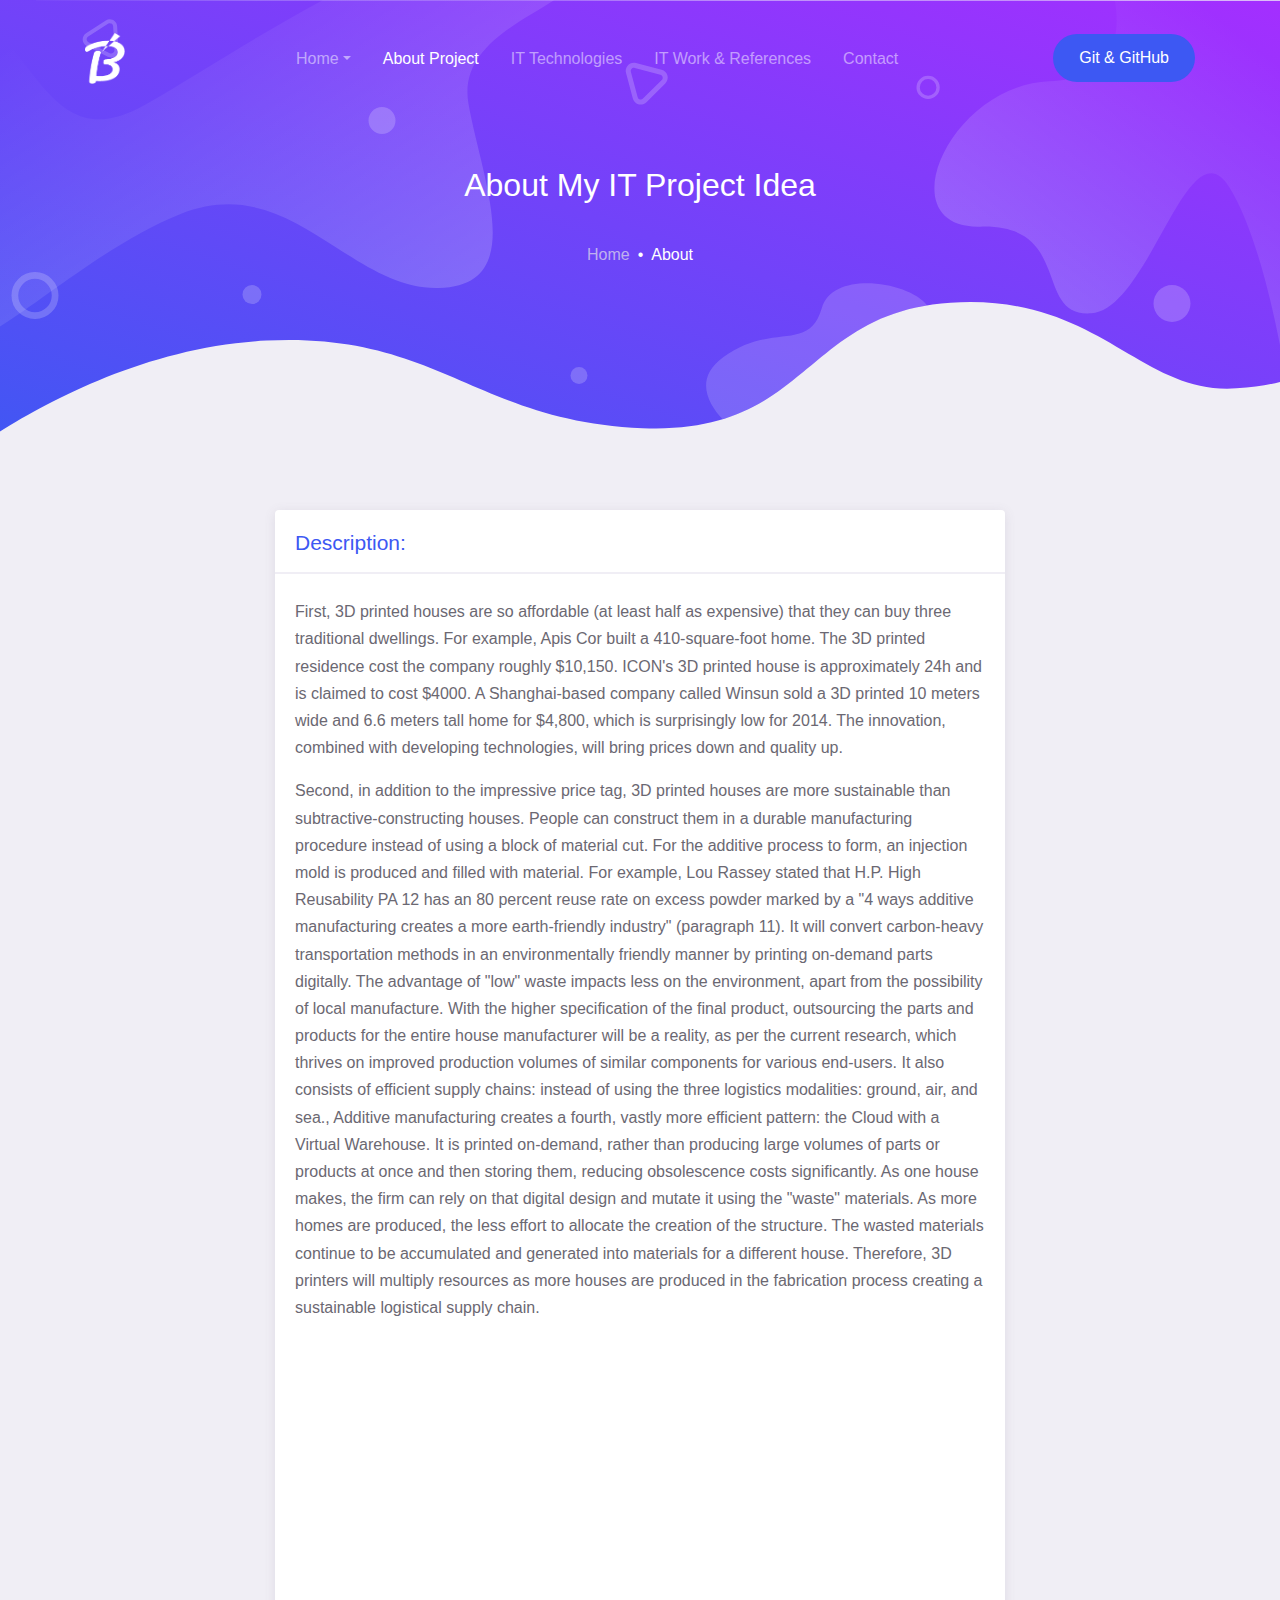
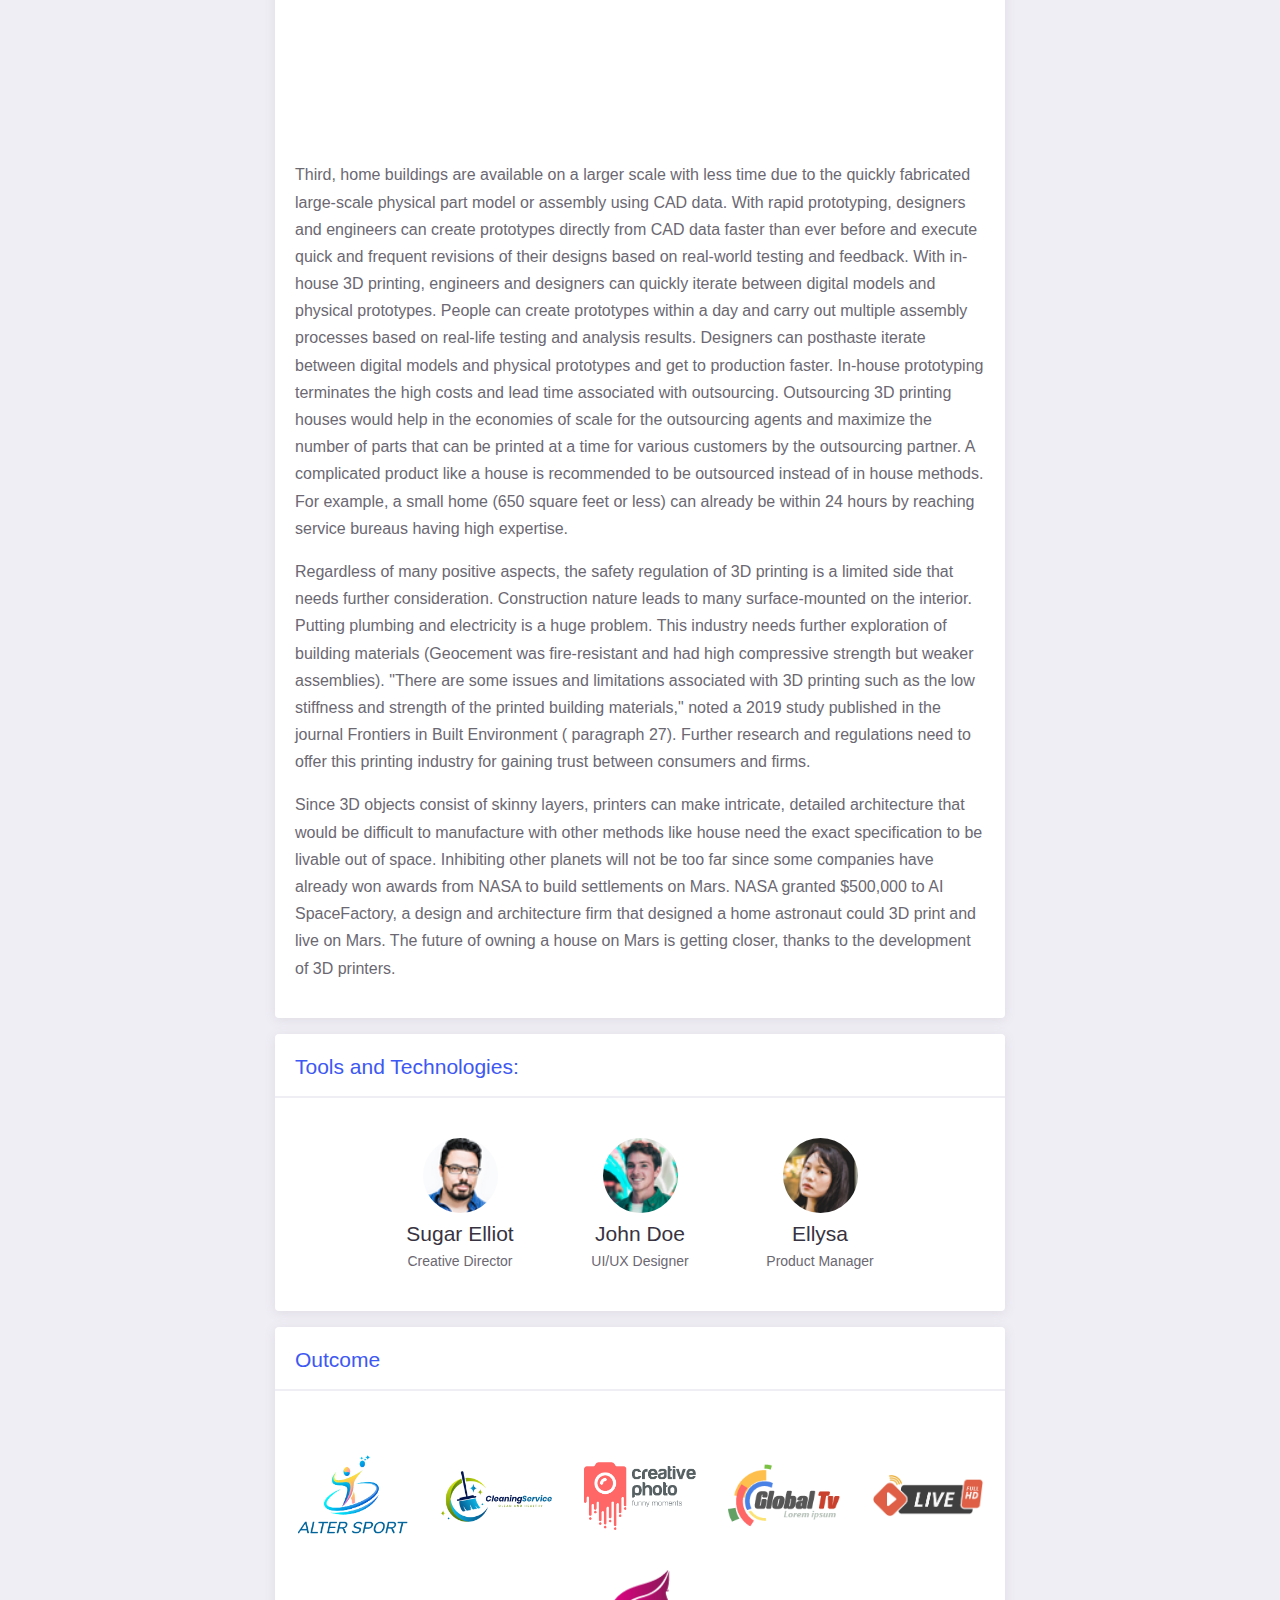
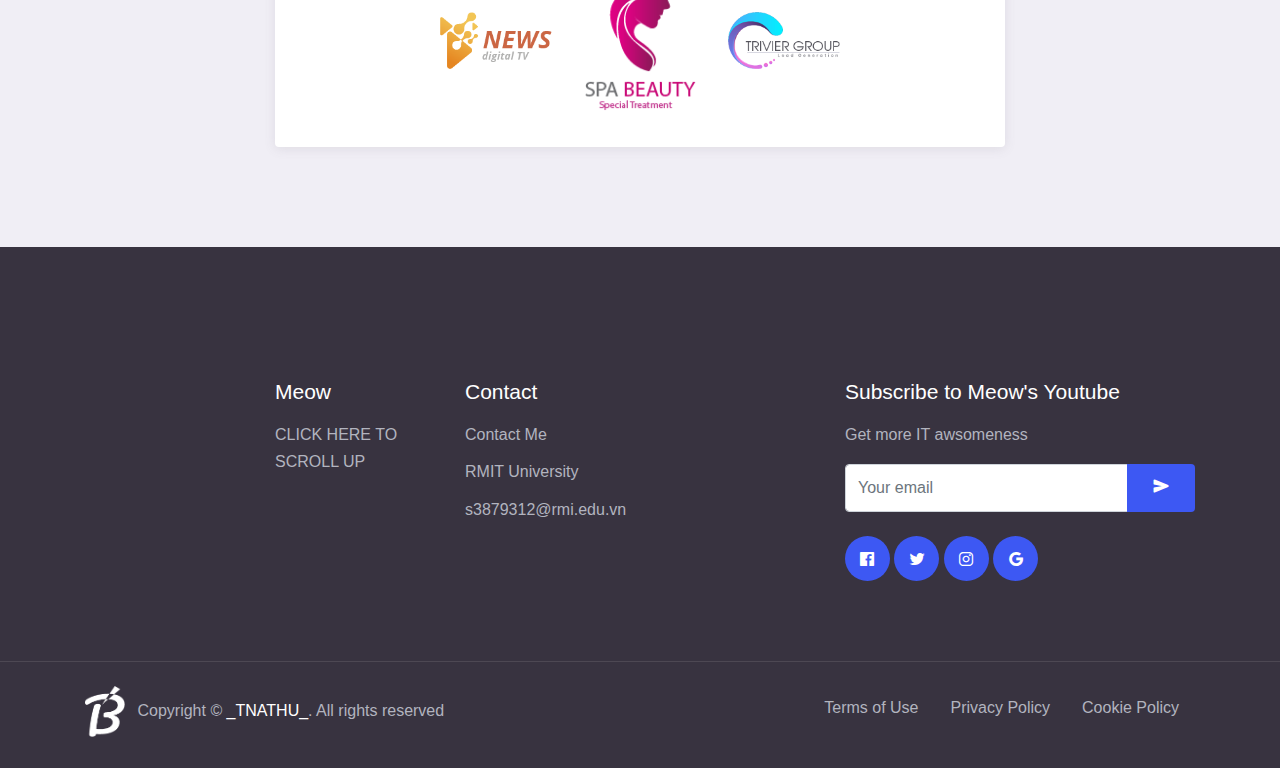
<file: aboutproject.html>
<!DOCTYPE html>
<html lang="en">
<head>
  <meta charset="UTF-8">
  <meta name="viewport" content="width=device-width, initial-scale=1.0">

  <meta http-equiv="X-UA-Compatible" content="ie=edge">

  <meta name="description" content="Mobile Application HTML5 Template">

  <meta name="copyright" content="MACode ID, https://www.macodeid.com/">

  <title>The IT World</title>

  <link rel="shortcut icon" href="/assets/favicon.png" type="image/x-icon">

  <link rel="stylesheet" href="/assets/css/maicons.css">

  <link rel="stylesheet" href="/assets/vendor/animate/animate.css">

  <link rel="stylesheet" href="/assets/vendor/owl-carousel/css/owl.carousel.min.css">

  <link rel="stylesheet" href="/assets/css/bootstrap.css">

  <link rel="stylesheet" href="/assets/css/mobster.css">
</head>
<body>

<nav class="navbar navbar-expand-lg navbar-dark navbar-floating">
  <div class="container">
    <a class="navbar-brand" href="index.html">
      <img src="/assets/favicon-light.png" alt="" width="40">
    </a>
    <button class="navbar-toggler" type="button" data-toggle="collapse" data-target="#navbarToggler" aria-controls="navbarToggler" aria-expanded="false" aria-label="Toggle navigation">
      <span class="navbar-toggler-icon"></span>
    </button>
  
    <div class="collapse navbar-collapse" id="navbarToggler">
      <ul class="navbar-nav ml-auto mt-2 mt-lg-0">
        <li class="nav-item dropdown">
          <a class="nav-link dropdown-toggle" href="#" id="navbarDropdown" data-toggle="dropdown" aria-haspopup="true" aria-expanded="false">Home</a>
          <div class="dropdown-menu" aria-labelledby="navbarDropdown">
            <a class="dropdown-item" href="index.html">Homepage 1</a>
            <a class="dropdown-item" href="index-2.html">Homepage 2</a>
          </div>
        </li>
        <li class="nav-item active">
          <a class="nav-link" href="about.html">About Project</a>
        </li>
        <li class="nav-item">
          <a class="nav-link" href="blog.html">IT Technologies</a>
        </li>
        <li class="nav-item">
          <a class="nav-link" href="updates.html">IT Work & References</a>
        </li>
        <li class="nav-item">
          <a class="nav-link" href="contact.html">Contact</a>
        </li>
      </ul>
      <div class="ml-auto my-2 my-lg-0">
        <a class="btn btn-primary rounded-pill"href="/Github and Git tutor/index.html" target="_blank" rel="noopener noreferrer"s>Git & GitHub</a>
      </div>
    </div>
  </div>
</nav>

<main class="bg-light">

<div class="page-hero-section bg-image hero-mini" style="background-image: url(/assets/img/hero_mini.svg);">
  <div class="hero-caption">
    <div class="container fg-white h-100">
      <div class="row justify-content-center align-items-center text-center h-100">
        <div class="col-lg-6">
          <h3 class="mb-4 fw-medium">About My IT Project Idea</h3>
          <nav aria-label="breadcrumb">
            <ol class="breadcrumb breadcrumb-dark justify-content-center bg-transparent">
              <li class="breadcrumb-item"><a href="index.html">Home</a></li>
              <li class="breadcrumb-item active" aria-current="page">About</li>
            </ol>
          </nav>
        </div>
      </div>
    </div>
  </div>
</div>

<div class="page-section pt-5">
  <div class="container">
    <div class="row justify-content-center">
      <div class="col-lg-8">
        <div class="card-page">
          <h5 class="fg-primary">Description:</h5>
          <hr>
          <p>First, 3D printed houses are so affordable (at least half as expensive) that they can buy three traditional dwellings. For example, Apis Cor built a 410-square-foot home. The 3D printed residence cost the company roughly $10,150. ICON's 3D printed house is approximately 24h and is claimed to cost $4000. A Shanghai-based company called Winsun sold a 3D printed 10 meters wide and 6.6 meters tall home for $4,800, which is surprisingly low for 2014. The innovation, combined with developing technologies, will bring prices down and quality up.</p>
          <p>Second, in addition to the impressive price tag, 3D printed houses are more sustainable than subtractive-constructing houses. People can construct them in a durable manufacturing procedure instead of using a block of material cut. For the additive process to form, an injection mold is produced and filled with material. For example, Lou Rassey stated that H.P. High Reusability PA 12 has an 80 percent reuse rate on excess powder marked by a "4 ways additive manufacturing creates a more earth-friendly industry" (paragraph 11). It will convert carbon-heavy transportation methods in an environmentally friendly manner by printing on-demand parts digitally. The advantage of "low" waste impacts less on the environment, apart from the possibility of local manufacture. With the higher specification of the final product, outsourcing the parts and products for the entire house manufacturer will be a reality, as per the current research, which thrives on improved production volumes of similar components for various end-users. It also consists of efficient supply chains: instead of using the three logistics modalities: ground, air, and sea., Additive manufacturing creates a fourth, vastly more efficient pattern: the Cloud with a Virtual Warehouse. It is printed on-demand, rather than producing large volumes of parts or products at once and then storing them, reducing obsolescence costs significantly. As one house makes, the firm can rely on that digital design and mutate it using the "waste" materials. As more homes are produced, the less effort to allocate the creation of the structure. The wasted materials continue to be accumulated and generated into materials for a different house. Therefore, 3D printers will multiply resources as more houses are produced in the fabrication process creating a sustainable logistical supply chain. 
          </p>
        

          <!-- Video -->
          <div class="text-center py-5">
            <embed class="embed-video" src="https://www.youtube.com/embed/k1D0_wFlXgo?list=PLl-K7zZEsYLmnJ_FpMOZgyg6XcIGBu2OX">
          </div>

          <p>Third, home buildings are available on a larger scale with less time due to the quickly fabricated large-scale physical part model or assembly using CAD data. With rapid prototyping, designers and engineers can create prototypes directly from CAD data faster than ever before and execute quick and frequent revisions of their designs based on real-world testing and feedback. With in-house 3D printing, engineers and designers can quickly iterate between digital models and physical prototypes. People can create prototypes within a day and carry out multiple assembly processes based on real-life testing and analysis results. Designers can posthaste iterate between digital models and physical prototypes and get to production faster. In-house prototyping terminates the high costs and lead time associated with outsourcing. Outsourcing 3D printing houses would help in the economies of scale for the outsourcing agents and maximize the number of parts that can be printed at a time for various customers by the outsourcing partner. A complicated product like a house is recommended to be outsourced instead of in house methods. For example, a small home (650 square feet or less) can already be within 24 hours by reaching service bureaus having high expertise.</p>
          <p>Regardless of many positive aspects, the safety regulation of 3D printing is a limited side that needs further consideration. Construction nature leads to many surface-mounted on the interior. Putting plumbing and electricity is a huge problem. This industry needs further exploration of building materials (Geocement was fire-resistant and had high compressive strength but weaker assemblies). "There are some issues and limitations associated with 3D printing such as the low stiffness and strength of the printed building materials," noted a 2019 study published in the journal Frontiers in Built Environment ( paragraph 27). Further research and regulations need to offer this printing industry for gaining trust between consumers and firms. 
          </p>
          <p>Since 3D objects consist of skinny layers, printers can make intricate, detailed architecture that would be difficult to manufacture with other methods like house need the exact specification to be livable out of space. Inhibiting other planets will not be too far since some companies have already won awards from NASA to build settlements on Mars. NASA granted $500,000 to AI SpaceFactory, a design and architecture firm that designed a home astronaut could 3D print and live on Mars. The future of owning a house on Mars is getting closer, thanks to the development of 3D printers. 
          </p>
        </div>
        <div class="card-page mt-3">
          <h5 class="fg-primary">Tools and Technologies:</h5>
          <hr>

          <div class="row justify-content-center">
            <div class="col-lg-3 py-3">
              <div class="team-item">
                <div class="team-avatar">
                  <img src="/assets/img/person/person_1.png" alt="">
                </div>
                <h5 class="team-name">Sugar Elliot</h5>
                <span class="fg-gray fs-small">Creative Director</span>
              </div>
            </div>
            <div class="col-lg-3 py-3">
              <div class="team-item">
                <div class="team-avatar">
                  <img src="/assets/img/person/person_2.png" alt="">
                </div>
                <h5 class="team-name">John Doe</h5>
                <span class="fg-gray fs-small">UI/UX Designer</span>
              </div>
            </div>
            <div class="col-lg-3 py-3">
              <div class="team-item">
                <div class="team-avatar">
                  <img src="/assets/img/person/person_3.png" alt="">
                </div>
                <h5 class="team-name">Ellysa</h5>
                <span class="fg-gray fs-small">Product Manager</span>
              </div>
            </div>
          </div>
        </div>
        <div class="card-page mt-3">
          <h5 class="fg-primary">Outcome</h5>
          <hr>

          <div class="row row-cols-1 row-cols-sm-2 row-cols-md-3 row-cols-lg-5 justify-content-center align-items-center mt-5">
            <div class="p-3">
              <div class="img-place client-img">
                <img src="/assets/img/clients/alter_sport.png" alt="">
              </div>
            </div>
            <div class="p-3">
              <div class="img-place client-img">
                <img src="/assets/img/clients/cleaning_service.png" alt="">
              </div>
            </div>
            <div class="p-3">
              <div class="img-place client-img">
                <img src="/assets/img/clients/creative_photo.png" alt="">
              </div>
            </div>
            <div class="p-3">
              <div class="img-place client-img">
                <img src="/assets/img/clients/global_tv.png" alt="">
              </div>
            </div>
            <div class="p-3">
              <div class="img-place client-img">
                <img src="/assets/img/clients/net_sport_tv.png" alt="">
              </div>
            </div>
            <div class="p-3">
              <div class="img-place client-img">
                <img src="/assets/img/clients/news_digital_tv.png" alt="">
              </div>
            </div>
            <div class="p-3">
              <div class="img-place client-img">
                <img src="/assets/img/clients/spa_beauty.png" alt="">
              </div>
            </div>
            <div class="p-3">
              <div class="img-place client-img">
                <img src="/assets/img/clients/trivier_group.png" alt="">
              </div>
            </div>
          </div>
        </div>
      </div>
    </div>
  </div>
</div>

</main> <!-- .bg-light -->


<div class="page-footer-section bg-dark fg-white">
  <div class="container">
    <div class="row mb-5 py-3">
      <div class="col-sm-6 col-lg-2 py-3">

        </ul>
      </div>
      <div class="col-sm-6 col-lg-2 py-3">
        <h5 class="mb-3">Meow</h5>
        <ul class="menu-link">
          <li><a href="#" class="">CLICK HERE TO SCROLL UP</a></li>
  
        </ul>
      </div>
      <div class="col-md-6 col-lg-4 py-3">
        <h5 class="mb-3">Contact</h5>
        <ul class="menu-link">
          <li><a href="#" class="">Contact Me</a></li>
          <li><a href="#" class="">RMIT University</a></li>
          <li><a href="#" class="">s3879312@rmi.edu.vn</a></li>

        </ul>
      </div>
      <div class="col-md-6 col-lg-4 py-3">
        <h5 class="mb-3">Subscribe to Meow's Youtube</h5>
        <p>Get more IT awsomeness</p>
        <form method="POST">
          <div class="input-group">
            <input type="text" class="form-control" placeholder="Your email">
            <div class="input-group-append">
              <button type="submit" class="btn btn-primary"><span class="mai-send"></span></button>
            </div>
          </div>
        </form>

        <!-- Social Media Button -->
        <div class="mt-4">
          <a href="#" class="btn btn-fab btn-primary fg-white"><span class="mai-logo-facebook"></span></a>
          <a href="#" class="btn btn-fab btn-primary fg-white"><span class="mai-logo-twitter"></span></a>
          <a href="#" class="btn btn-fab btn-primary fg-white"><span class="mai-logo-instagram"></span></a>
          <a href="#" class="btn btn-fab btn-primary fg-white"><span class="mai-logo-google"></span></a>
        </div>
      </div>
    </div>
  </div>

  <hr>

  <div class="container">
    <div class="row">
      <div class="col-12 col-md-6 py-2">
        <img src="/assets/favicon-light.png" alt="" width="40">
        <!-- Please don't remove or modify the credits below -->
        <p class="d-inline-block ml-2">Copyright &copy; <a href="https://www.macodeid.com/" class="fg-white fw-medium">_TNATHU_</a>. All rights reserved</p>
      </div>
      <div class="col-12 col-md-6 py-2">
        <ul class="nav justify-content-end">
          <li class="nav-item"><a href="#" class="nav-link">Terms of Use</a></li>
          <li class="nav-item"><a href="#" class="nav-link">Privacy Policy</a></li>
          <li class="nav-item"><a href="#" class="nav-link">Cookie Policy</a></li>
        </ul>
      </div>
    </div>
  </div>
</div>

<script src="/assets/js/jquery-3.5.1.min.js"></script>

<script src="/assets/js/bootstrap.bundle.min.js"></script>

<script src="/assets/vendor/owl-carousel/js/owl.carousel.min.js"></script>

<script src="/assets/vendor/wow/wow.min.js"></script>

<script src="/assets/js/mobster.js"></script>

</body>
</html>
</file>
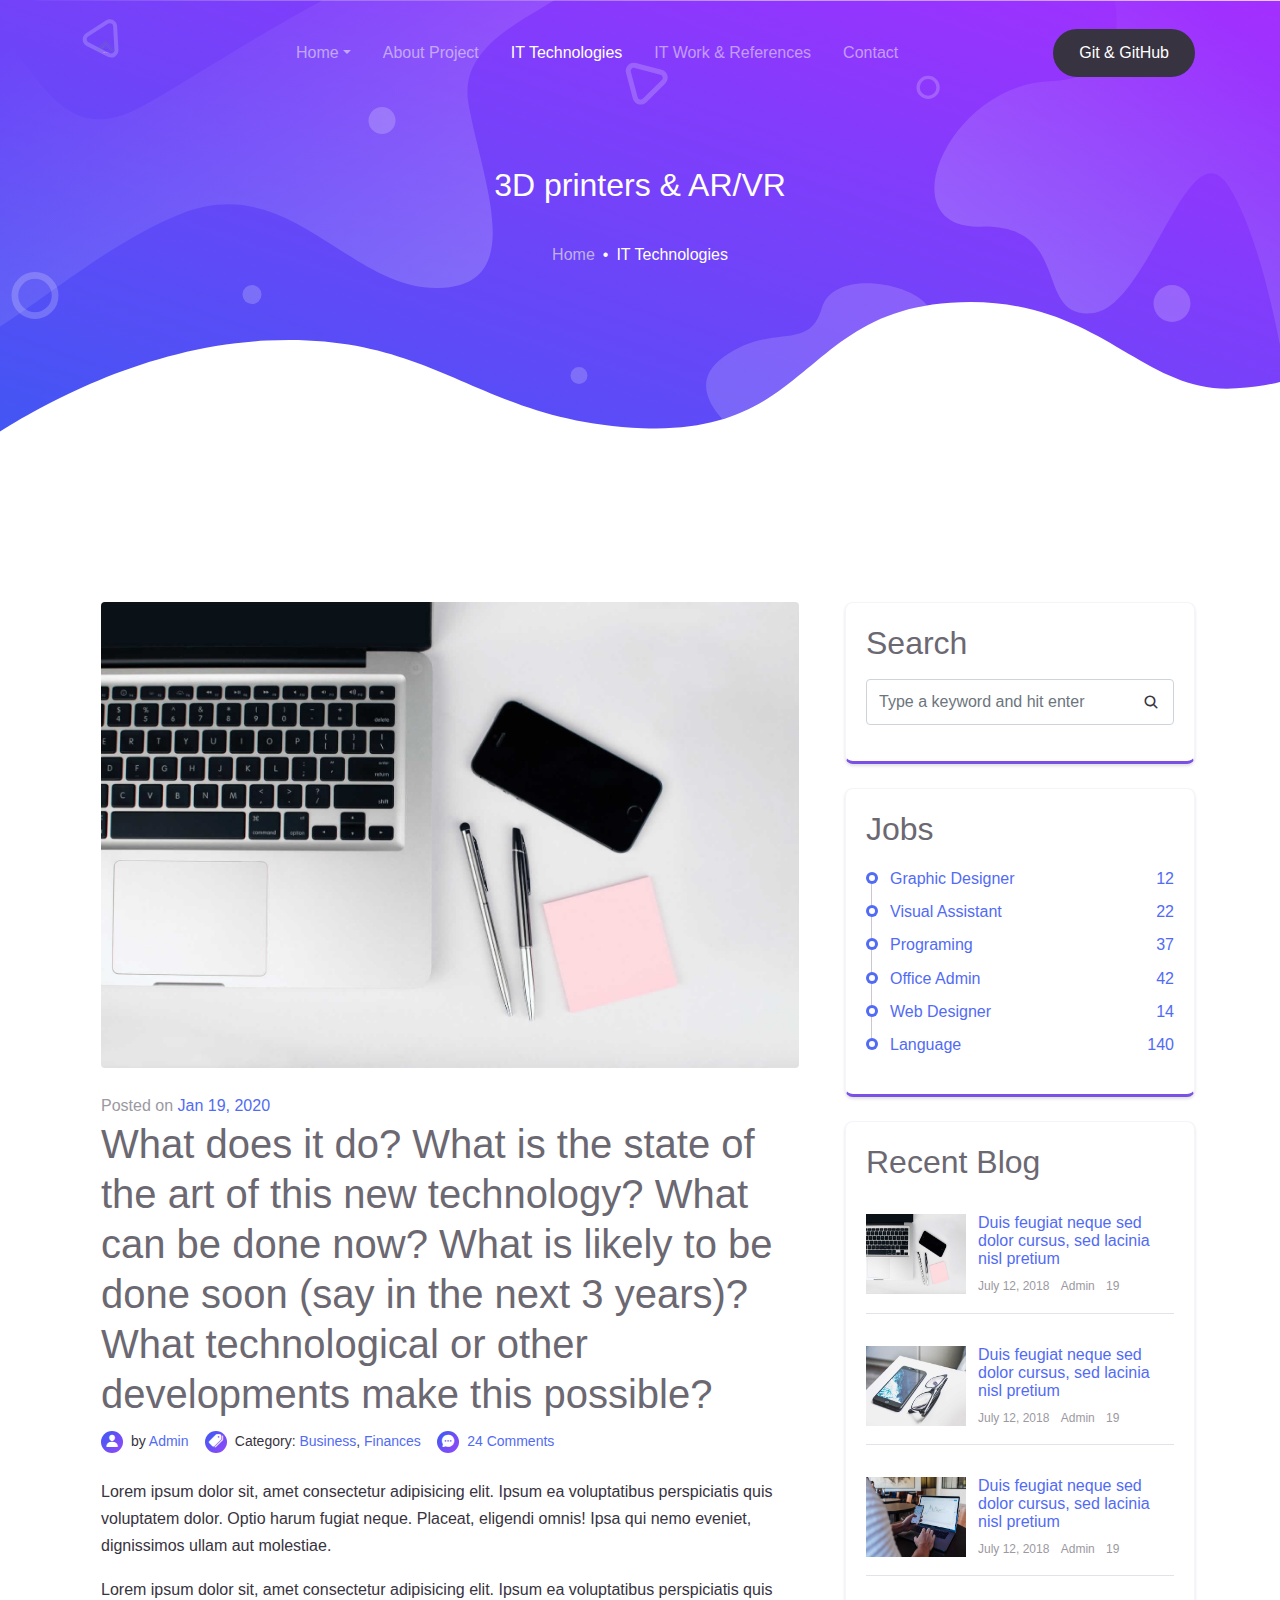
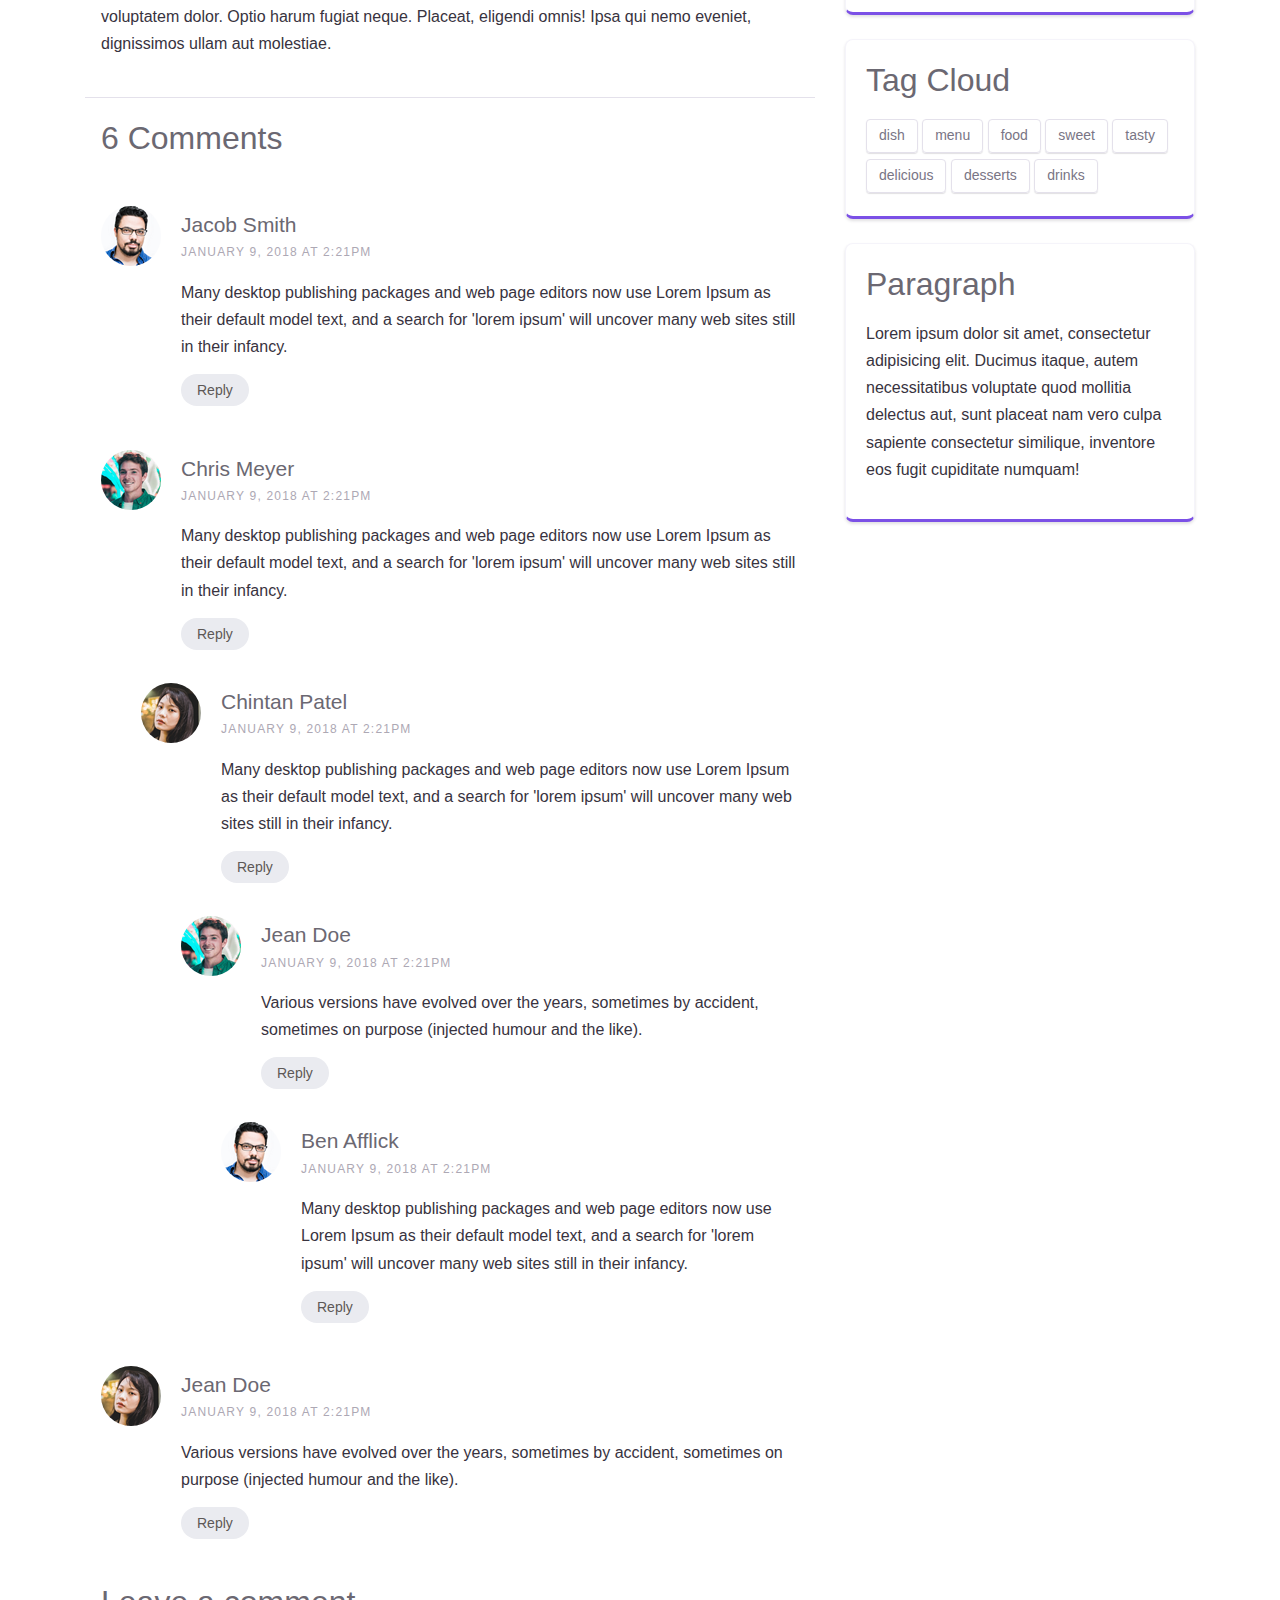
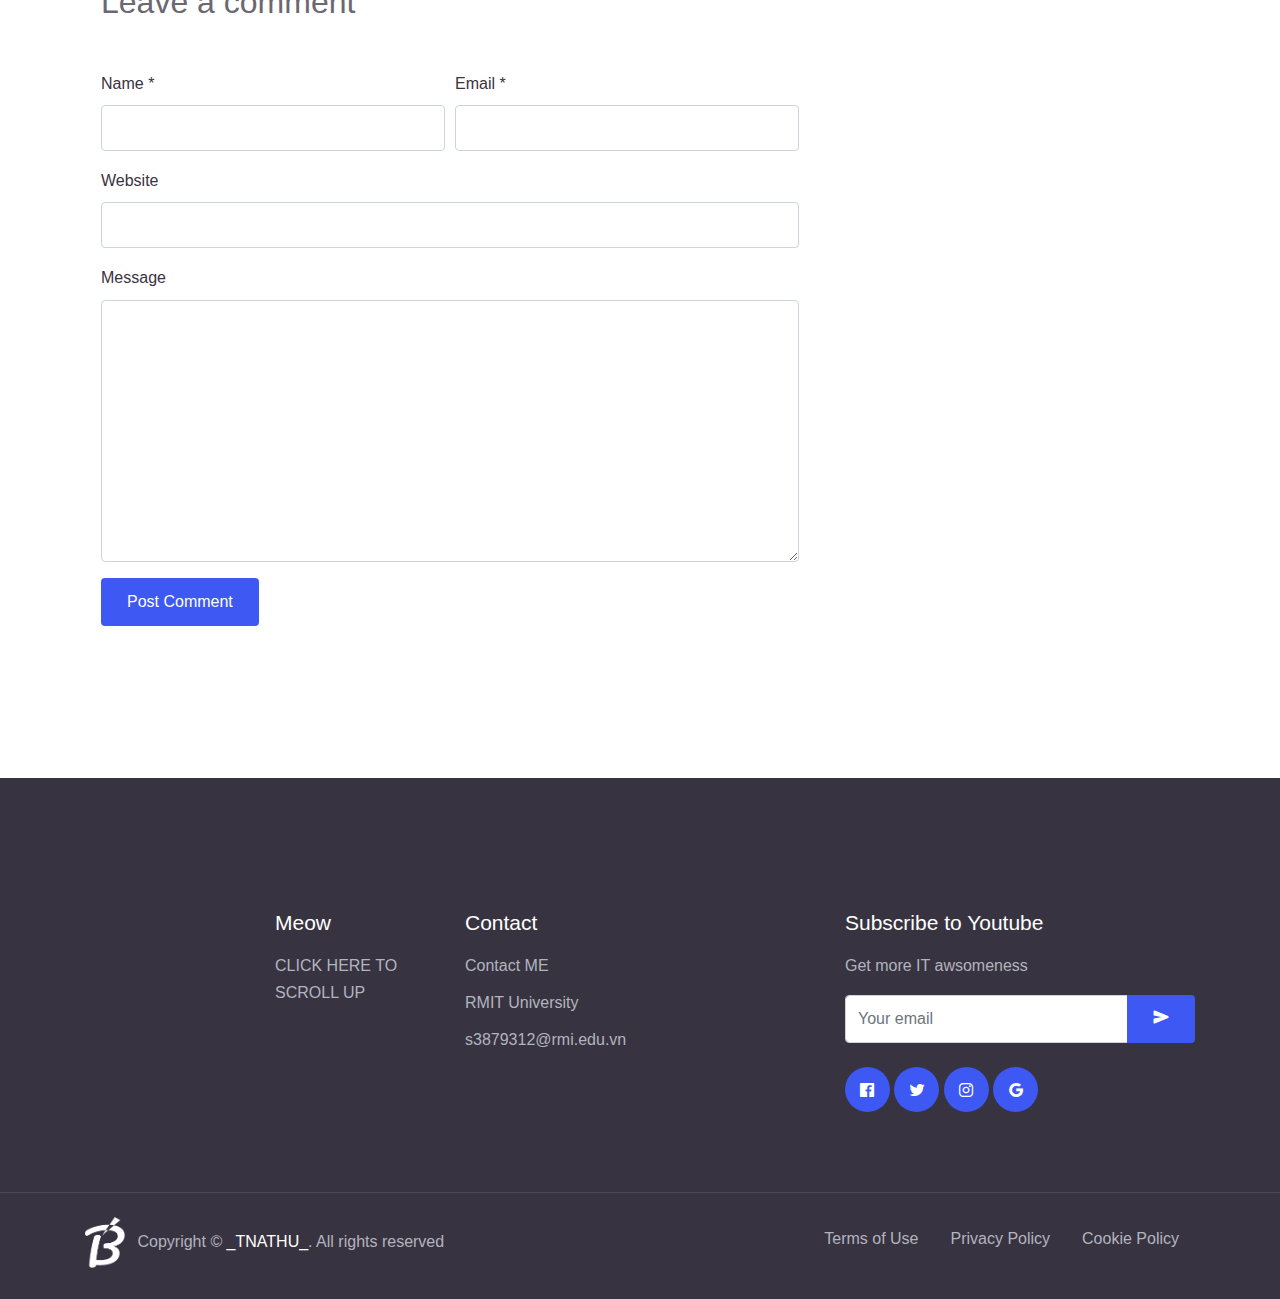
<file: blog-details.html>
<!DOCTYPE html>
<html lang="en">
<head>
  <meta charset="UTF-8">
  <meta name="viewport" content="width=device-width, initial-scale=1.0">

  <meta http-equiv="X-UA-Compatible" content="ie=edge">

  <meta name="description" content="Mobile Application HTML5 Template">

  <meta name="copyright" content="MACode ID, https://www.macodeid.com/">

  <title>The IT World</title>

  <link rel="shortcut icon" href="/assets/favicon.png" type="image/x-icon">

  <link rel="stylesheet" href="/assets/css/maicons.css">

  <link rel="stylesheet" href="/assets/vendor/animate/animate.css">

  <link rel="stylesheet" href="/assets/vendor/owl-carousel/css/owl.carousel.min.css">

  <link rel="stylesheet" href="/assets/css/bootstrap.css">

  <link rel="stylesheet" href="/assets/css/mobster.css">
</head>
<body>

<nav class="navbar navbar-expand-lg navbar-dark navbar-floating">
  <div class="container">
    <a class="navbar-brand" href="index.html">
      <img src="/assets/Thu's logo (2).png" alt="" width="40">
    </a>
    <button class="navbar-toggler" type="button" data-toggle="collapse" data-target="#navbarToggler" aria-controls="navbarToggler" aria-expanded="false" aria-label="Toggle navigation">
      <span class="navbar-toggler-icon"></span>
    </button>
  
    <div class="collapse navbar-collapse" id="navbarToggler">
      <ul class="navbar-nav ml-auto mt-2 mt-lg-0">
        <li class="nav-item dropdown">
          <a class="nav-link dropdown-toggle" href="#" id="navbarDropdown" data-toggle="dropdown" aria-haspopup="true" aria-expanded="false">Home</a>
          <div class="dropdown-menu" aria-labelledby="navbarDropdown">
            <a class="dropdown-item" href="index.html">Homepage 1</a>
            
          </div>
        </li>
        <li class="nav-item">
          <a class="nav-link" href="about.html">About Project</a>
        </li>
        <li class="nav-item active">
          <a class="nav-link" href="blog.html">IT Technologies</a>
        </li>
        <li class="nav-item">
          <a class="nav-link" href="updates.html">IT Work & References</a>
        </li>
        <li class="nav-item">
          <a class="nav-link" href="contact.html">Contact</a>
        </li>
      </ul>
      <div class="ml-auto my-2 my-lg-0">
        <a class="btn btn-dark rounded-pill" href="/Github and Git tutor/index.html" target="_blank" rel="noopener noreferrer">Git & GitHub</a>
      </div>
    </div>
  </div>
</nav>

<main>

  <div class="page-hero-section bg-image hero-mini" style="background-image: url(/assets/img/hero_mini.svg);">
    <div class="hero-caption">
      <div class="container fg-white h-100">
        <div class="row justify-content-center align-items-center text-center h-100">
          <div class="col-lg-6">
            <h3 class="mb-4 fw-medium">3D printers & AR/VR</h3>
            <nav aria-label="breadcrumb">
              <ol class="breadcrumb breadcrumb-dark justify-content-center bg-transparent">
                <li class="breadcrumb-item"><a href="index.html">Home</a></li>
                <li class="breadcrumb-item active" aria-current="page">IT Technologies</li>
              </ol>
            </nav>
          </div>
        </div>
      </div>
    </div>
  </div>

  <div class="page-section">
    <div class="container">
      <div class="row">
        <div class="col-lg-8 py-3">
          <article class="blog-single-entry">
            <div class="post-thumbnail">
              <img src="/assets/img/blogs/blog_1.jpg" alt="">
            </div>
            <div class="post-date">
              Posted on <a href="#">Jan 19, 2020</a>
            </div>
            <h1 class="post-title">What does it do? What is the state of the art of this new technology? What can be done now? What is likely to be done soon (say in the next 3 years)? What technological or other developments make this possible?</h1>
            <div class="entry-meta mb-4">
              <div class="meta-item entry-author">
                <div class="icon">
                  <span class="mai-person"></span>  
                </div>
                by <a href="#">Admin</a>
              </div>
              <div class="meta-item">
                <div class="icon">
                  <span class="mai-pricetags"></span>
                </div>
                Category: 
                <a href="#">Business</a>, 
                <a href="#">Finances</a>
              </div>
              <div class="meta-item">
                <div class="icon">
                  <span class="mai-chatbubble-ellipses"></span>
                </div>
                <a href="#">24 Comments</a>
              </div>
            </div>
            <div class="entry-content">
              <p>Lorem ipsum dolor sit, amet consectetur adipisicing elit. Ipsum ea voluptatibus perspiciatis quis voluptatem dolor. Optio harum fugiat neque. Placeat, eligendi omnis! Ipsa qui nemo eveniet, dignissimos ullam aut molestiae.</p>
              <p>Lorem ipsum dolor sit, amet consectetur adipisicing elit. Ipsum ea voluptatibus perspiciatis quis voluptatem dolor. Optio harum fugiat neque. Placeat, eligendi omnis! Ipsa qui nemo eveniet, dignissimos ullam aut molestiae.</p>
            </div>
          </article>

          <!-- Comments -->
          <div class="comment-area">
            <h3 class="mb-5">6 Comments</h3>
            <!-- Comment List -->
            <ul class="comment-list">
              <li class="comment">
                <div class="vcard bio">
                <img src="/assets/img/person/person_1.png" alt="Image placeholder">
                </div>
                <div class="comment-body">
                <h3>Jacob Smith</h3>
                <div class="meta">January 9, 2018 at 2:21pm</div>
                <p>Many desktop publishing packages and web page editors now use Lorem Ipsum as their default model text, and a search for 'lorem ipsum' will uncover many web sites still in their infancy.</p>
                <p><a href="#" class="reply">Reply</a></p>
                </div>
              </li>
          
              <li class="comment">
                <div class="vcard bio">
                <img src="/assets/img/person/person_2.png" alt="Image placeholder">
                </div>
                <div class="comment-body">
                <h3>Chris Meyer</h3>
                <div class="meta">January 9, 2018 at 2:21pm</div>
                <p>Many desktop publishing packages and web page editors now use Lorem Ipsum as their default model text, and a search for 'lorem ipsum' will uncover many web sites still in their infancy.</p>
                <p><a href="#" class="reply">Reply</a></p>
                </div>
          
                <ul class="children">
                <li class="comment">
                  <div class="vcard bio">
                  <img src="/assets/img/person/person_3.png" alt="Image placeholder">
                  </div>
                  <div class="comment-body">
                  <h3>Chintan Patel</h3>
                  <div class="meta">January 9, 2018 at 2:21pm</div>
                  <p>Many desktop publishing packages and web page editors now use Lorem Ipsum as their default model text, and a search for 'lorem ipsum' will uncover many web sites still in their infancy.</p>
                  <p><a href="#" class="reply">Reply</a></p>
                  </div>
          
                  <ul class="children">
                  <li class="comment">
                    <div class="vcard bio">
                    <img src="/assets/img/person/person_2.png" alt="Image placeholder">
                    </div>
                    <div class="comment-body">
                    <h3>Jean Doe</h3>
                    <div class="meta">January 9, 2018 at 2:21pm</div>
                    <p>Various versions have evolved over the years, sometimes by accident, sometimes on purpose (injected humour and the like).</p>
                    <p><a href="#" class="reply">Reply</a></p>
                    </div>
          
                    <ul class="children">
                    <li class="comment">
                      <div class="vcard bio">
                      <img src="/assets/img/person/person_1.png" alt="Image placeholder">
                      </div>
                      <div class="comment-body">
                      <h3>Ben Afflick</h3>
                      <div class="meta">January 9, 2018 at 2:21pm</div>
                      <p>Many desktop publishing packages and web page editors now use Lorem Ipsum as their default model text, and a search for 'lorem ipsum' will uncover many web sites still in their infancy.</p>
                      <p><a href="#" class="reply">Reply</a></p>
                      </div>
                    </li>
                    </ul>
                  </li>
                  </ul>
                </li>
                </ul>
              </li>
          
              <li class="comment">
                <div class="vcard bio">
                <img src="/assets/img/person/person_3.png" alt="Image placeholder">
                </div>
                <div class="comment-body">
                <h3>Jean Doe</h3>
                <div class="meta">January 9, 2018 at 2:21pm</div>
                <p>Various versions have evolved over the years, sometimes by accident, sometimes on purpose (injected humour and the like).</p>
                <p><a href="#" class="reply">Reply</a></p>
                </div>
              </li>
            </ul> <!-- END .comment-list -->
        
            <div class="comment-form-wrap pt-5">
              <h3 class="mb-5">Leave a comment</h3>
              <form action="#" class="">
                <div class="form-row form-group">
                  <div class="col-md-6">
                    <label for="name">Name *</label>
                    <input type="text" class="form-control" id="name">
                  </div>
                  <div class="col-md-6">
                    <label for="email">Email *</label>
                    <input type="email" class="form-control" id="email">
                  </div>
                </div>
                <div class="form-group">
                  <label for="website">Website</label>
                  <input type="url" class="form-control" id="website">
                </div>
          
                <div class="form-group">
                  <label for="message">Message</label>
                  <textarea name="msg" id="message" cols="30" rows="10" class="form-control"></textarea>
                </div>
                <div class="form-group">
                  <input type="submit" value="Post Comment" class="btn btn-primary">
                </div>
              </form>
            </div>
          </div> <!-- end comment -->
        </div>

        <!-- Sidebar -->
        <div class="col-lg-4 py-3">
          <div class="widget-wrap">
            <form action="#" class="search-form">
              <h3 class="widget-title">Search</h3>
              <div class="form-group">
                <span class="icon mai-search"></span>
                <input type="text" class="form-control" placeholder="Type a keyword and hit enter">
              </div>
            </form>
          </div>

            <div class="widget-wrap">
              <h3 class="widget-title">Jobs</h3>
              <ul class="categories">
                <li><a href="#">Graphic Designer <span>12</span></a></li>
                <li><a href="#">Visual Assistant <span>22</span></a></li>
                <li><a href="#">Programing <span>37</span></a></li>
                <li><a href="#">Office Admin <span>42</span></a></li>
                <li><a href="#">Web Designer <span>14</span></a></li>
                <li><a href="#">Language <span>140</span></a></li>
              </ul>
            </div>

            <div class="widget-wrap">
              <h3 class="widget-title">Recent Blog</h3>
              <div class="blog-widget">
                <div class="blog-img">
                  <img src="/assets/img/blogs/blog_1.jpg" alt="">
                </div>
                <div class="entry-footer">
                  <div class="blog-title mb-2"><a href="#">Duis feugiat neque sed dolor cursus, sed lacinia nisl pretium</a></div>
                  <div class="meta">
                    <a href="#"><span class="icon-calendar"></span> July 12, 2018</a>
                    <a href="#"><span class="icon-person"></span> Admin</a>
                    <a href="#"><span class="icon-chat"></span> 19</a>
                  </div>
                </div>
              </div>
              <div class="blog-widget">
                <div class="blog-img">
                  <img src="/assets/img/blogs/blog_2.jpg" alt="">
                </div>
                <div class="entry-footer">
                  <div class="blog-title mb-2"><a href="#">Duis feugiat neque sed dolor cursus, sed lacinia nisl pretium</a></div>
                  <div class="meta">
                    <a href="#"><span class="icon-calendar"></span> July 12, 2018</a>
                    <a href="#"><span class="icon-person"></span> Admin</a>
                    <a href="#"><span class="icon-chat"></span> 19</a>
                  </div>
                </div>
              </div>
              <div class="blog-widget">
                <div class="blog-img">
                  <img src="/assets/img/blogs/blog_3.jpg" alt="">
                </div>
                <div class="entry-footer">
                  <div class="blog-title mb-2"><a href="#">Duis feugiat neque sed dolor cursus, sed lacinia nisl pretium</a></div>
                  <div class="meta">
                    <a href="#"><span class="icon-calendar"></span> July 12, 2018</a>
                    <a href="#"><span class="icon-person"></span> Admin</a>
                    <a href="#"><span class="icon-chat"></span> 19</a>
                  </div>
                </div>
              </div>
            </div>

          <div class="widget-wrap">
            <h3 class="widget-title">Tag Cloud</h3>
            <div class="tag-clouds">
              <a href="#" class="tag-cloud-link">dish</a>
              <a href="#" class="tag-cloud-link">menu</a>
              <a href="#" class="tag-cloud-link">food</a>
              <a href="#" class="tag-cloud-link">sweet</a>
              <a href="#" class="tag-cloud-link">tasty</a>
              <a href="#" class="tag-cloud-link">delicious</a>
              <a href="#" class="tag-cloud-link">desserts</a>
              <a href="#" class="tag-cloud-link">drinks</a>
            </div>
          </div>

          <div class="widget-wrap">
            <h3 class="widget-title">Paragraph</h3>
            <p>Lorem ipsum dolor sit amet, consectetur adipisicing elit. Ducimus itaque, autem necessitatibus voluptate quod mollitia delectus aut, sunt placeat nam vero culpa sapiente consectetur similique, inventore eos fugit cupiditate numquam!</p>
          </div>
        </div> <!-- end sidebar -->

      </div> <!-- .row -->
    </div>
  </div>

</main>

<footer class="page-footer-section bg-dark fg-white">
  <div class="container">
    <div class="row mb-5 py-3">
      <div class="col-sm-6 col-lg-2 py-3">
        </ul>
      </div>
      <div class="col-sm-6 col-lg-2 py-3">
        <h5 class="mb-3">Meow</h5>
        <ul class="menu-link">
          <li><a href="#" class="">CLICK HERE TO SCROLL UP</a></li>

        </ul>
      </div>
      <div class="col-md-6 col-lg-4 py-3">
        <h5 class="mb-3">Contact</h5>
        <ul class="menu-link">
          <li><a href="#" class="">Contact ME</a></li>
          <li><a href="#" class="">RMIT University</a></li>
          <li><a href="#" class="">s3879312@rmi.edu.vn</a></li>
 
        </ul>
      </div>
      <div class="col-md-6 col-lg-4 py-3">
        <h5 class="mb-3">Subscribe to Youtube</h5>
        <p>Get more IT awsomeness</p>
        <form method="POST">
          <div class="input-group">
            <input type="text" class="form-control" placeholder="Your email">
            <div class="input-group-append">
              <button type="submit" class="btn btn-primary"><span class="mai-send"></span></button>
            </div>
          </div>
        </form>

        <!-- Social Media Button -->
        <div class="mt-4">
          <a href="#" class="btn btn-fab btn-primary fg-white"><span class="mai-logo-facebook"></span></a>
          <a href="#" class="btn btn-fab btn-primary fg-white"><span class="mai-logo-twitter"></span></a>
          <a href="#" class="btn btn-fab btn-primary fg-white"><span class="mai-logo-instagram"></span></a>
          <a href="#" class="btn btn-fab btn-primary fg-white"><span class="mai-logo-google"></span></a>
        </div>
      </div>
    </div>
  </div>

  <hr>

  <div class="container">
    <div class="row">
      <div class="col-12 col-md-6 py-2">
        <img src="/assets/favicon-light.png" alt="" width="40">
        <!-- Please don't remove or modify the credits below -->
        <p class="d-inline-block ml-2">Copyright &copy; <a href="https://www.macodeid.com/" class="fg-white fw-medium">_TNATHU_</a>. All rights reserved</p>
      </div>
      <div class="col-12 col-md-6 py-2">
        <ul class="nav justify-content-end">
          <li class="nav-item"><a href="#" class="nav-link">Terms of Use</a></li>
          <li class="nav-item"><a href="#" class="nav-link">Privacy Policy</a></li>
          <li class="nav-item"><a href="#" class="nav-link">Cookie Policy</a></li>
        </ul>
      </div>
    </div>
  </div>
</footer> <!-- .page-footer -->

<script src="/assets/js/jquery-3.5.1.min.js"></script>

<script src="/assets/js/bootstrap.bundle.min.js"></script>

<script src="/assets/vendor/owl-carousel/js/owl.carousel.min.js"></script>

<script src="/assets/vendor/wow/wow.min.js"></script>

<script src="/assets/js/mobster.js"></script>

</body>
</html>
</file>
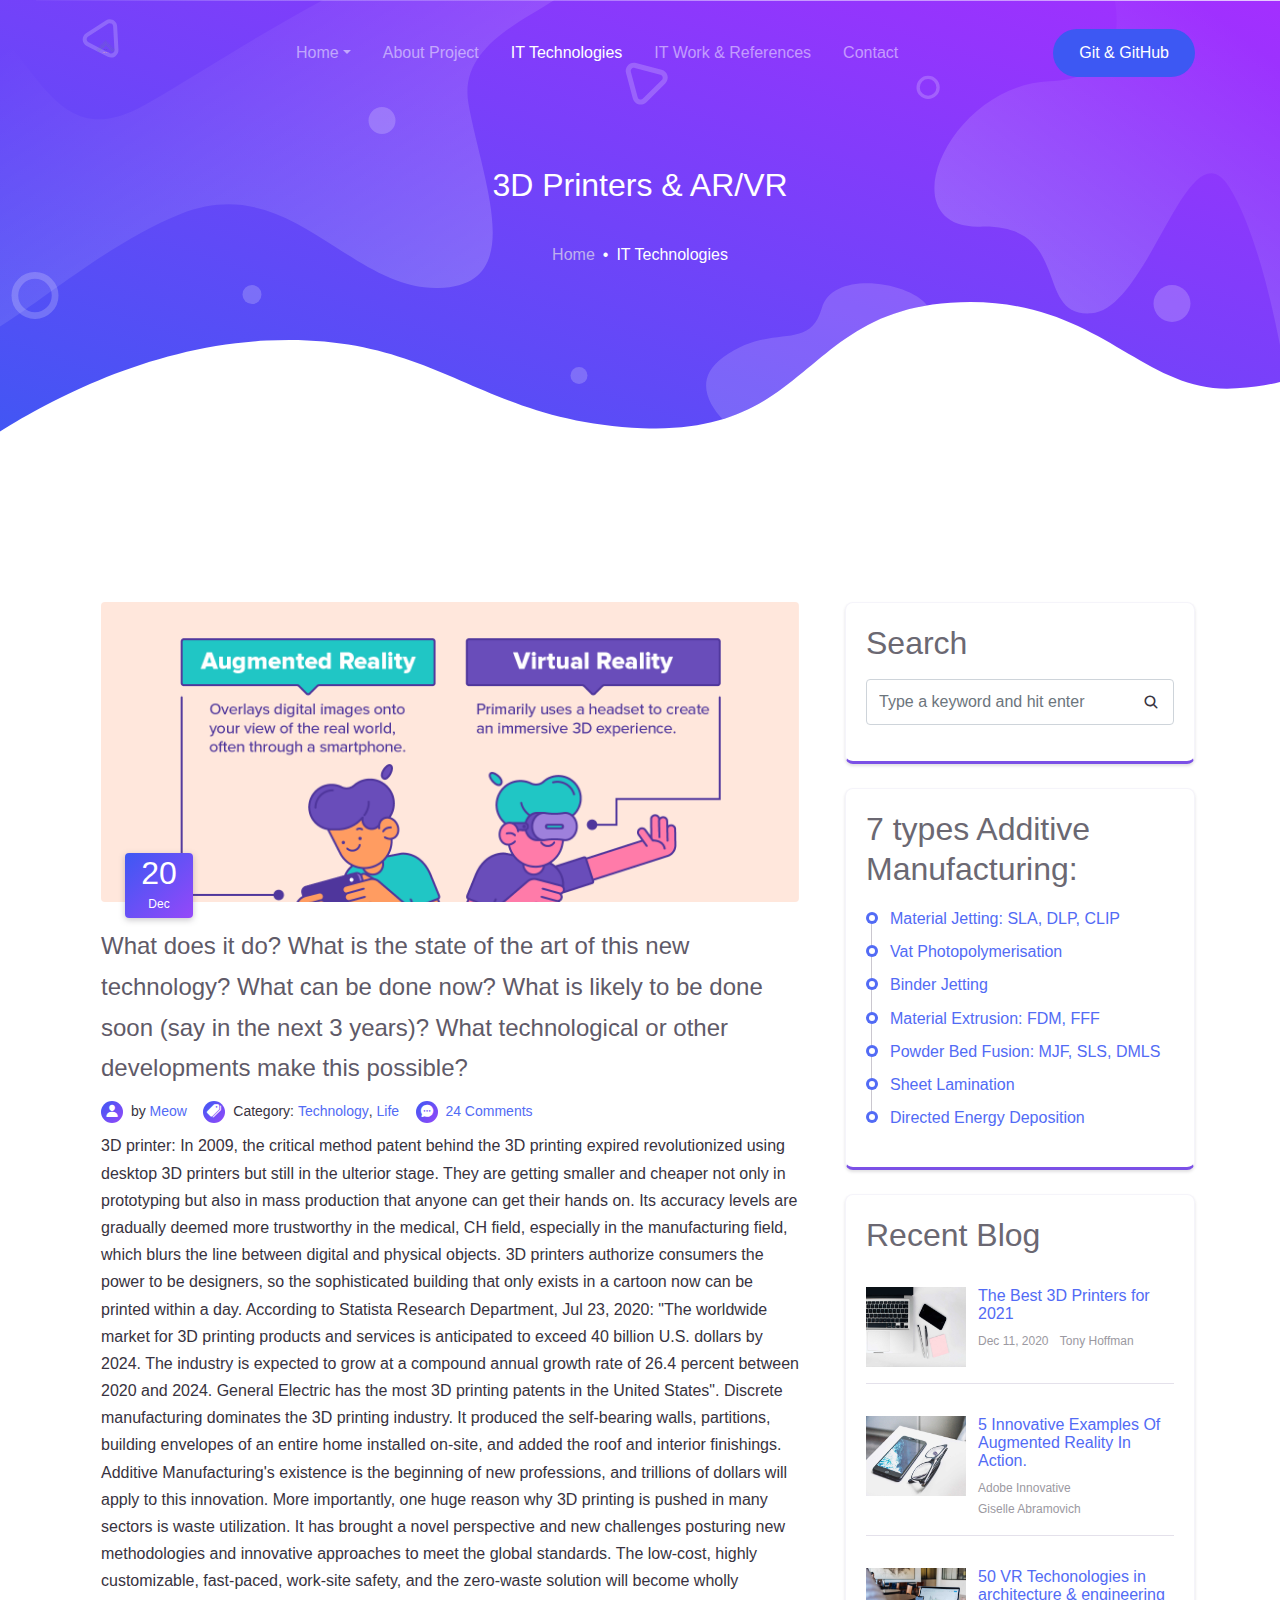
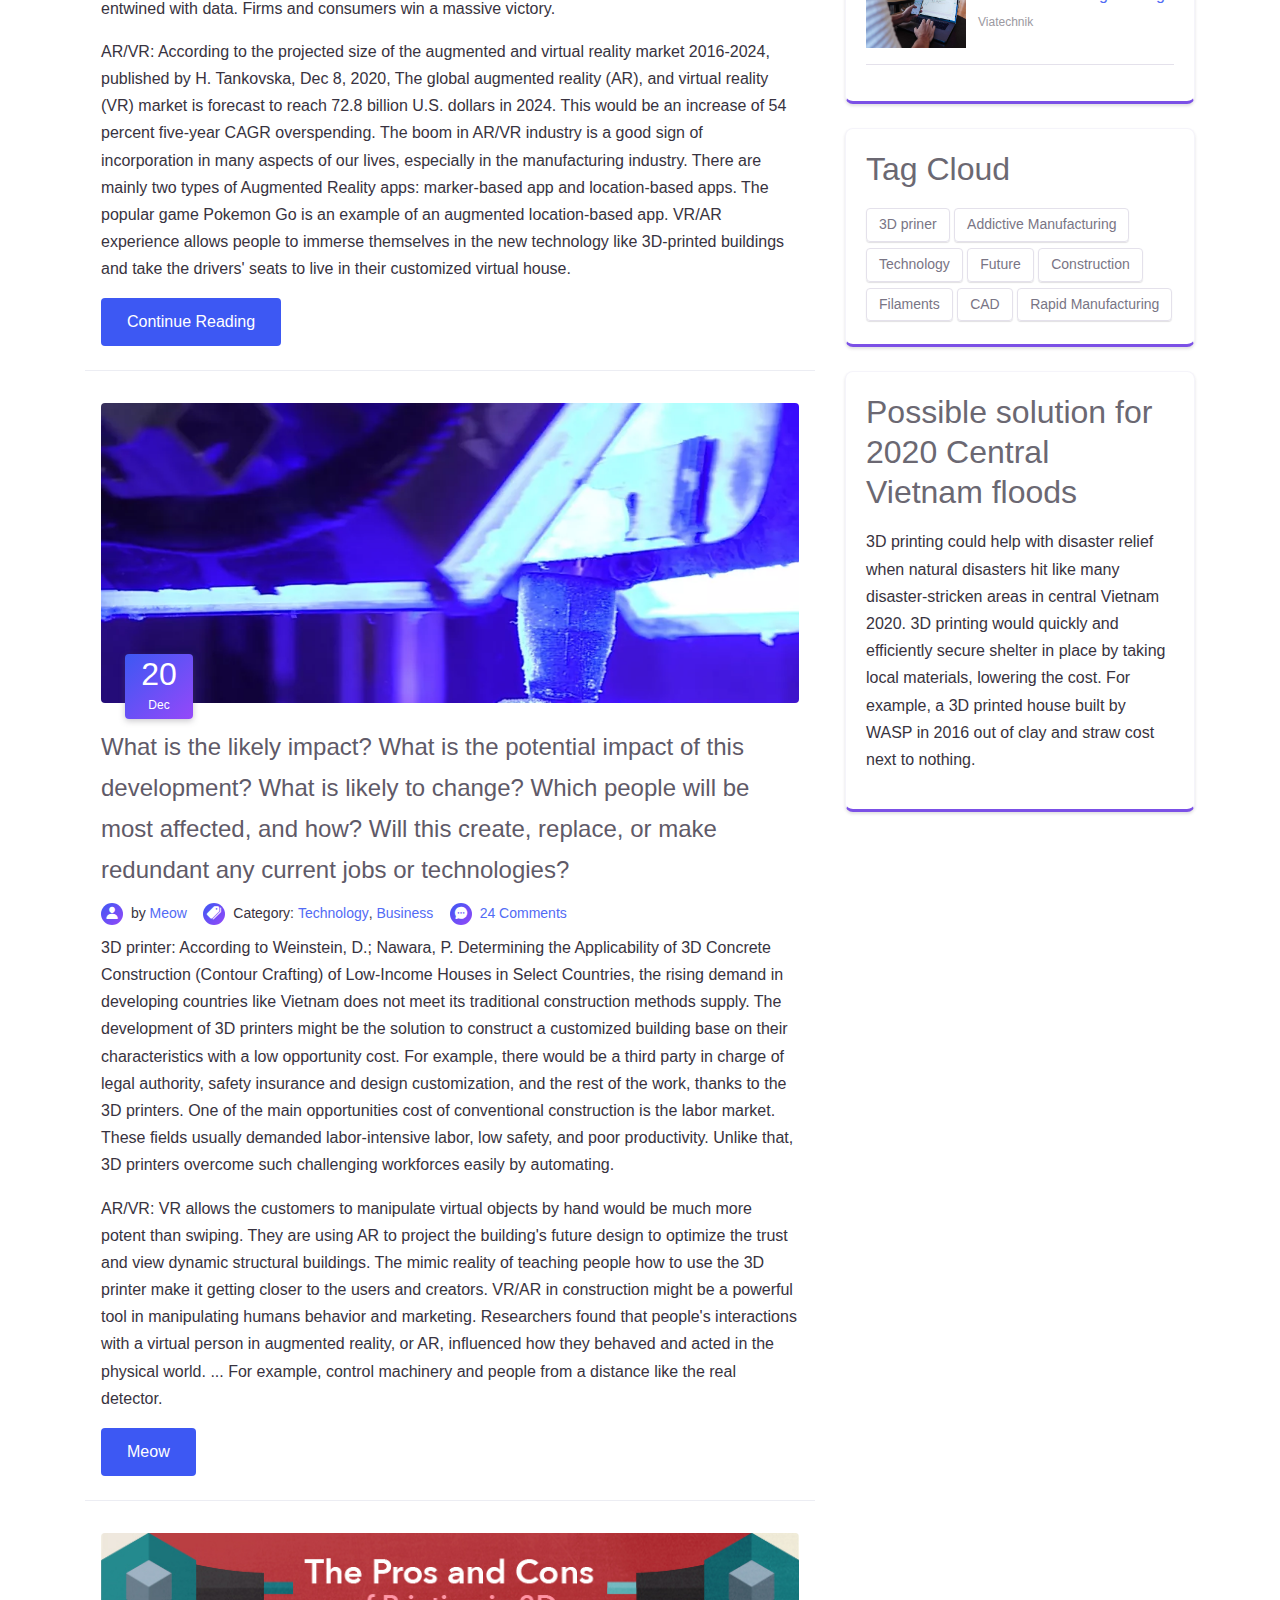
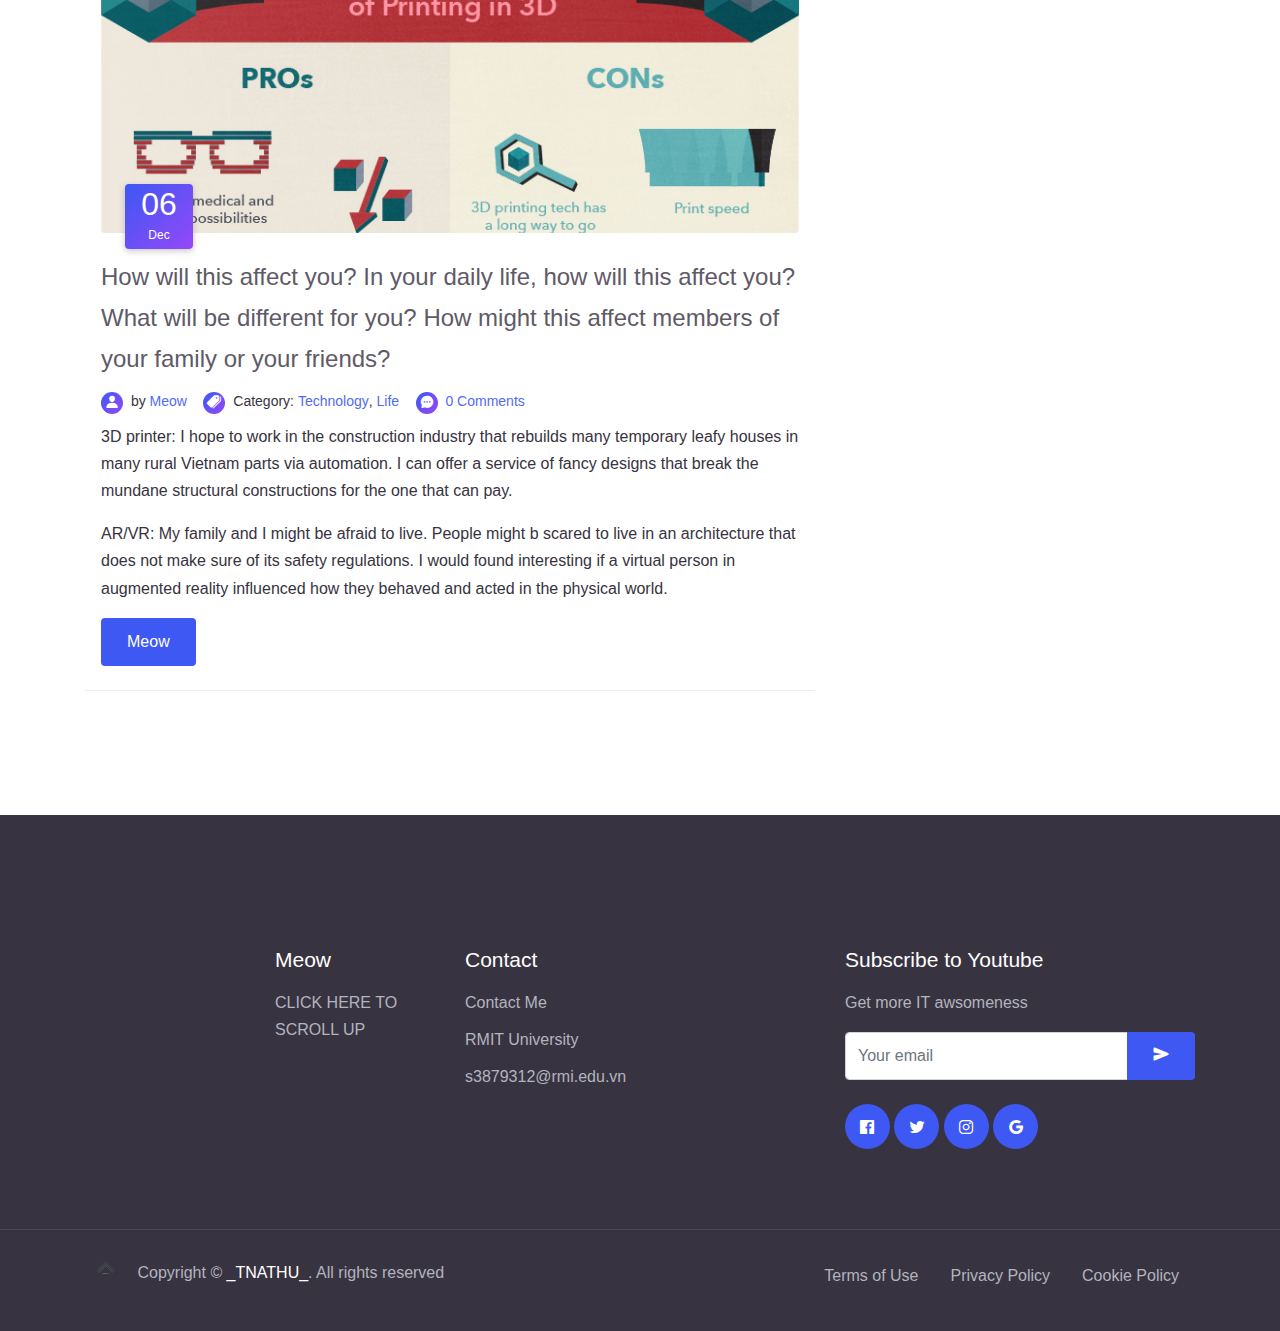
<file: blog.html>
<!DOCTYPE html>
<html lang="en">
<head>
  <meta charset="UTF-8">
  <meta name="viewport" content="width=device-width, initial-scale=1.0">

  <meta http-equiv="X-UA-Compatible" content="ie=edge">

  <meta name="description" content="Mobile Application HTML5 Template">

  <meta name="copyright" content="MACode ID, https://www.macodeid.com/">

  <title>The IT World</title>

  <link rel="shortcut icon" href="/assets/Thu's logo (2).png" type="image/x-icon">

  <link rel="stylesheet" href="/assets/css/maicons.css">

  <link rel="stylesheet" href="/assets/vendor/animate/animate.css">

  <link rel="stylesheet" href="/assets/vendor/owl-carousel/css/owl.carousel.min.css">

  <link rel="stylesheet" href="/assets/css/bootstrap.css">

  <link rel="stylesheet" href="/assets/css/mobster.css">
</head>
<body>

<nav class="navbar navbar-expand-lg navbar-dark navbar-floating">
  <div class="container">
    <a class="navbar-brand" href="index.html">
      <img src="/assets/img/Thu's logo (2).png" alt="" width="40">
    </a>
    <button class="navbar-toggler" type="button" data-toggle="collapse" data-target="#navbarToggler" aria-controls="navbarToggler" aria-expanded="false" aria-label="Toggle navigation">
      <span class="navbar-toggler-icon"></span>
    </button>
  
    <div class="collapse navbar-collapse" id="navbarToggler">
      <ul class="navbar-nav ml-auto mt-2 mt-lg-0">
        <li class="nav-item dropdown">
          <a class="nav-link dropdown-toggle" href="#" id="navbarDropdown" data-toggle="dropdown" aria-haspopup="true" aria-expanded="false">Home</a>
          <div class="dropdown-menu" aria-labelledby="navbarDropdown">
            <a class="dropdown-item" href="index.html">Homepage 1</a>
            
          </div>
        </li>
        <li class="nav-item">
          <a class="nav-link" href="about.html">About Project</a>
        </li>
        <li class="nav-item active">
          <a class="nav-link" href="blog.html">IT Technologies</a>
        </li>
        <li class="nav-item">
          <a class="nav-link" href="updates.html">IT Work & References</a>
        </li>
        <li class="nav-item">
          <a class="nav-link" href="contact.html">Contact</a>
        </li>
      </ul>
      <div class="ml-auto my-2 my-lg-0">
        <a class="btn btn-primary rounded-pill" href="/Github and Git tutor/index.html" target="_blank" rel="noopener noreferrer">Git & GitHub</a>
      </div>
    </div>
  </div>
</nav>

<main>
  <div class="page-hero-section bg-image hero-mini" style="background-image: url(/assets/img/hero_mini.svg);">
    <div class="hero-caption">
      <div class="container fg-white h-100">
        <div class="row justify-content-center align-items-center text-center h-100">
          <div class="col-lg-6">
            <h3 class="mb-4 fw-medium">3D Printers & AR/VR</h3>
            <nav aria-label="breadcrumb">
              <ol class="breadcrumb breadcrumb-dark justify-content-center bg-transparent">
                <li class="breadcrumb-item"><a href="index.html">Home</a></li>
                <li class="breadcrumb-item active" aria-current="page">IT Technologies</li>
              </ol>
            </nav>
          </div>
        </div>
      </div>
    </div>
  </div>

  <div class="page-section">
    <div class="container">
      <div class="row">
        <div class="col-lg-8 py-3">
          <article class="blog-entry">
            <div class="entry-header">
              <div class="post-thumbnail">
                <img src="/assets/img/blogs/VRAR.PNG" alt="">
              </div>
              <div class="post-date">
                <h3>20</h3>
                <span>Dec</span>
              </div>
            </div>
            <div class="post-title"><a href="blog-details.html">What does it do? What is the state of the art of this new technology? What can be done now? What is likely to be done soon (say in the next 3 years)? What technological or other developments make this possible?</a></div>
            <div class="entry-meta mb-2">
              <div class="meta-item entry-author">
                <div class="icon">
                  <span class="mai-person"></span>  
                </div>
                by <a href="#">Meow</a>
              </div>
              <div class="meta-item">
                <div class="icon">
                  <span class="mai-pricetags"></span>
                </div>
                Category: 
                <a href="#">Technology</a>, 
                <a href="#">Life</a>
              </div>
              <div class="meta-item">
                <div class="icon">
                  <span class="mai-chatbubble-ellipses"></span>
                </div>
                <a href="#">24 Comments</a>
              </div>
            </div>
            <div class="entry-content">
              <p>3D printer: In 2009, the critical method patent behind the 3D printing expired revolutionized using desktop 3D printers but still in the ulterior stage. They are getting smaller and cheaper not only in prototyping but also in mass production that anyone can get their hands on. Its accuracy levels are gradually deemed more trustworthy in the medical, CH field, especially in the manufacturing field, which blurs the line between digital and physical objects. 3D printers authorize consumers the power to be designers, so the sophisticated building that only exists in a cartoon now can be printed within a day. According to Statista Research Department, Jul 23, 2020: "The worldwide market for 3D printing products and services is anticipated to exceed 40 billion U.S. dollars by 2024. The industry is expected to grow at a compound annual growth rate of 26.4 percent between 2020 and 2024. General Electric has the most 3D printing patents in the United States". Discrete manufacturing dominates the 3D printing industry. It produced the self-bearing walls, partitions, building envelopes of an entire home installed on-site, and added the roof and interior finishings. Additive Manufacturing's existence is the beginning of new professions, and trillions of dollars will apply to this innovation. More importantly, one huge reason why 3D printing is pushed in many sectors is waste utilization. It has brought a novel perspective and new challenges posturing new methodologies and innovative approaches to meet the global standards. The low-cost, highly customizable, fast-paced, work-site safety, and the zero-waste solution will become wholly entwined with data. Firms and consumers win a massive victory.
              </p>
              <p>AR/VR: According to the projected size of the augmented and virtual reality market 2016-2024, published by H. Tankovska, Dec 8, 2020, The global augmented reality (AR), and virtual reality (VR) market is forecast to reach 72.8 billion U.S. dollars in 2024. This would be an increase of 54 percent five-year CAGR overspending. The boom in AR/VR industry is a good sign of incorporation in many aspects of our lives, especially in the manufacturing industry. There are mainly two types of Augmented Reality apps: marker-based app and location-based apps. The popular game Pokemon Go is an example of an augmented location-based app. VR/AR experience allows people to immerse themselves in the new technology like 3D-printed buildings and take the drivers' seats to live in their customized virtual house.
              </p>
            </div>
            <a href="#" class="btn btn-primary">Continue Reading</a>
          </article>

          <article class="blog-entry">
            <div class="entry-header">
              <div class="post-thumbnail">
                <img src="/assets/img/blogs/concrete.WEBP" alt="">
              </div>
              <div class="post-date">
                <h3>20</h3>
                <span>Dec</span>
              </div>
            </div>
            <div class="post-title"><a href="blog-details.html">What is the likely impact? What is the potential impact of this development? What is likely to change? Which people will be most affected, and how? Will this create, replace, or make redundant any current jobs or technologies?</a></div>
            <div class="entry-meta mb-2">
              <div class="meta-item entry-author">
                <div class="icon">
                  <span class="mai-person"></span>  
                </div>
                by <a href="#">Meow</a>
              </div>
              <div class="meta-item">
                <div class="icon">
                  <span class="mai-pricetags"></span>
                </div>
                Category: 
                <a href="#">Technology</a>, 
                <a href="#">Business</a>
              </div>
              <div class="meta-item">
                <div class="icon">
                  <span class="mai-chatbubble-ellipses"></span>
                </div>
                <a href="#">24 Comments</a>
              </div>
            </div>
            <div class="entry-content">
              <p>3D printer: According to Weinstein, D.; Nawara, P. Determining the Applicability of 3D Concrete Construction (Contour Crafting) of Low-Income Houses in Select Countries, the rising demand in developing countries like Vietnam does not meet its traditional construction methods supply. The development of 3D printers might be the solution to construct a customized building base on their characteristics with a low opportunity cost. For example, there would be a third party in charge of legal authority, safety insurance and design customization, and the rest of the work, thanks to the 3D printers. One of the main opportunities cost of conventional construction is the labor market. These fields usually demanded labor-intensive labor, low safety, and poor productivity. Unlike that, 3D printers overcome such challenging workforces easily by automating. 
              </p>
              <p>AR/VR: VR allows the customers to manipulate virtual objects by hand would be much more potent than swiping. They are using AR to project the building's future design to optimize the trust and view dynamic structural buildings. The mimic reality of teaching people how to use the 3D printer make it getting closer to the users and creators. VR/AR in construction might be a powerful tool in manipulating humans behavior and marketing. Researchers found that people's interactions with a virtual person in augmented reality, or AR, influenced how they behaved and acted in the physical world. ... For example, control machinery and people from a distance like the real detector.</p>
            </div>
            <a href="#" class="btn btn-primary">Meow</a>
          </article>

          <article class="blog-entry">
            <div class="entry-header">
              <div class="post-thumbnail">
                <img src="/assets/img/blogs/pros cons 3D.JPG" alt="">
              </div>
              <div class="post-date">
                <h3>06</h3>
                <span>Dec</span>
              </div>
            </div>
            <div class="post-title"><a href="blog-details.html">How will this affect you? In your daily life, how will this affect you? What will be different for you? How might this affect members of your family or your friends?
            </a></div>
            <div class="entry-meta mb-2">
              <div class="meta-item entry-author">
                <div class="icon">
                  <span class="mai-person"></span>  
                </div>
                by <a href="#">Meow</a>
              </div>
              <div class="meta-item">
                <div class="icon">
                  <span class="mai-pricetags"></span>
                </div>
                Category: 
                <a href="#">Technology</a>, 
                <a href="#">Life</a>
              </div>
              <div class="meta-item">
                <div class="icon">
                  <span class="mai-chatbubble-ellipses"></span>
                </div>
                <a href="#">0 Comments</a>
              </div>
            </div>
            <div class="entry-content">
              <p>3D printer: I hope to work in the construction industry that rebuilds many temporary leafy houses in many rural Vietnam parts via automation. I can offer a service of fancy designs that break the mundane structural constructions for the one that can pay. </p>
              <p>AR/VR: My family and I might be afraid to live. People might b scared to live in an architecture that does not make sure of its safety regulations. I would found interesting if a virtual person in augmented reality influenced how they behaved and acted in the physical world.
              </p>
            </div>
            <a href="#" class="btn btn-primary">Meow</a>
          </article>
        </div>
        <!-- Sidebar -->
        <div class="col-lg-4 py-3">
          <div class="widget-wrap">
            <form action="#" class="search-form">
              <h3 class="widget-title">Search</h3>
              <div class="form-group">
                <span class="icon mai-search"></span>
                <input type="text" class="form-control" placeholder="Type a keyword and hit enter">
              </div>
            </form>
          </div>

            <div class="widget-wrap">
              <h3 class="widget-title">7 types Additive Manufacturing:</h3>
              <ul class="categories">
                <li><a href="https://sea.pcmag.com/printers/6173/the-best-3d-printers-for-2020">Material Jetting: SLA, DLP, CLIP </a></li>
                <li><a href="https://3dprinting.com/what-is-3d-printing/#Material-Jetting">Vat Photopolymerisation </a></li>
                <li><a href="https://3dprinting.com/what-is-3d-printing/#Binder-Jetting">Binder Jetting </a></li>
                <li><a href="https://3dprinting.com/what-is-3d-printing/#Material-Extrusion">Material Extrusion: FDM, FFF</a></li>
                <li><a href="https://3dprinting.com/what-is-3d-printing/#Powder-Bed-Fusion">Powder Bed Fusion: MJF, SLS, DMLS</a></li>
                <li><a href="https://3dprinting.com/what-is-3d-printing/#Sheet-Lamination">Sheet Lamination</a></li>
                <li><a href="https://3dprinting.com/what-is-3d-printing/#Directed-Energy-Deposition">Directed Energy Deposition</a></li>
              </ul>
            </div>

            <div class="widget-wrap">
              <h3 class="widget-title">Recent Blog</h3>
              <div class="blog-widget">
                <div class="blog-img">
                  <img src="/assets/img/blogs/blog_1.jpg" alt="">
                </div>
                <div class="entry-footer">
                  <div class="blog-title mb-2"><a href="https://sea.pcmag.com/printers/6173/the-best-3d-printers-for-2020">The Best 3D Printers for 2021 </a></div>
                  <div class="meta">
                    <a href="#"><span class="icon-calendar"></span> Dec 11, 2020</a>
                    <a href="#"><span class="icon-person"></span> Tony Hoffman
                    </a>
                  </div>
                </div>
              </div>
              <div class="blog-widget">
                <div class="blog-img">
                  <img src="/assets/img/blogs/blog_2.jpg" alt="">
                </div>
                <div class="entry-footer">
                  <div class="blog-title mb-2"><a href="https://www.adobe.com/sea/insights/5-realworld-examples-of-augmented-reality-innovation.html">5 Innovative Examples Of Augmented Reality In Action.</a></div>
                  <div class="meta">
                    <a href="#"><span class="icon-calendar"></span> Adobe Innovative</a>
                    <a href="#"><span class="icon-person"></span> Giselle Abramovich</a>
                  
                  </div>
                </div>
              </div>
              <div class="blog-widget">
                <div class="blog-img">
                  <img src="/assets/img/blogs/blog_3.jpg" alt="">
                </div>
                <div class="entry-footer">
                  <div class="blog-title mb-2"><a href="https://www.viatechnik.com/resources/50-virtual-reality-technologies-in-architecture-and-engineering/">50 VR Techonologies in architecture & engineering</a></div>
                  <div class="meta">
                    <a href="#"><span class="icon-calendar"></span> Viatechnik</a>
        
                  </div>
                </div>
              </div>
            </div>

          <div class="widget-wrap">
            <h3 class="widget-title">Tag Cloud</h3>
            <div class="tag-clouds">
              <a href="#" class="tag-cloud-link">3D priner</a>
              <a href="#" class="tag-cloud-link">Addictive Manufacturing</a>
              <a href="#" class="tag-cloud-link">Technology</a>
              <a href="#" class="tag-cloud-link">Future</a>
              <a href="#" class="tag-cloud-link">Construction</a>
              <a href="#" class="tag-cloud-link">Filaments</a>
              <a href="#" class="tag-cloud-link">CAD</a>
              <a href="#" class="tag-cloud-link">Rapid Manufacturing</a>
            </div>
          </div>

          <div class="widget-wrap">
            <h3 class="widget-title">Possible solution for 2020 Central Vietnam floods</h3>
            <p>3D printing could help with disaster relief when natural disasters hit like many disaster-stricken areas in central Vietnam 2020. 3D printing would quickly and efficiently secure shelter in place by taking local materials, lowering the cost.

              For example, a 3D printed house built by WASP in 2016 out of clay and straw cost next to nothing.
              </p>
          </div>
        </div> <!-- end sidebar -->
      </div>
    </div>
  </div>

</main>


<footer class="page-footer-section bg-dark fg-white">
  <div class="container">
    <div class="row mb-5 py-3">
      <div class="col-sm-6 col-lg-2 py-3">

        </ul>
      </div>
      <div class="col-sm-6 col-lg-2 py-3">
        <h5 class="mb-3">Meow</h5>
        <ul class="menu-link">
          <li><a href="#" class="">CLICK HERE TO SCROLL UP</a></li>

        </ul>
      </div>
      <div class="col-md-6 col-lg-4 py-3">
        <h5 class="mb-3">Contact</h5>
        <ul class="menu-link">
          <li><a href="#" class="">Contact Me</a></li>
          <li><a href="#" class="">RMIT University</a></li>
          <li><a href="#" class="">s3879312@rmi.edu.vn</a></li>

        </ul>
      </div>
      <div class="col-md-6 col-lg-4 py-3">
        <h5 class="mb-3">Subscribe to Youtube</h5>
        <p>Get more IT awsomeness</p>
        <form method="POST">
          <div class="input-group">
            <input type="text" class="form-control" placeholder="Your email">
            <div class="input-group-append">
              <button type="submit" class="btn btn-primary"><span class="mai-send"></span></button>
            </div>
          </div>
        </form>

        <!-- Social Media Button -->
        <div class="mt-4">
          <a href="#" class="btn btn-fab btn-primary fg-white"><span class="mai-logo-facebook"></span></a>
          <a href="#" class="btn btn-fab btn-primary fg-white"><span class="mai-logo-twitter"></span></a>
          <a href="#" class="btn btn-fab btn-primary fg-white"><span class="mai-logo-instagram"></span></a>
          <a href="#" class="btn btn-fab btn-primary fg-white"><span class="mai-logo-google"></span></a>
        </div>
      </div>
    </div>
  </div>

  <hr>

  <div class="container">
    <div class="row">
      <div class="col-12 col-md-6 py-2">
        <img src="./assets/Thu's logo (2).png" alt="" width="40">
        <!-- Please don't remove or modify the credits below -->
        <p class="d-inline-block ml-2">Copyright &copy; <a href="https://www.macodeid.com/" class="fg-white fw-medium">_TNATHU_</a>. All rights reserved</p>
      </div>
      <div class="col-12 col-md-6 py-2">
        <ul class="nav justify-content-end">
          <li class="nav-item"><a href="#" class="nav-link">Terms of Use</a></li>
          <li class="nav-item"><a href="#" class="nav-link">Privacy Policy</a></li>
          <li class="nav-item"><a href="#" class="nav-link">Cookie Policy</a></li>
        </ul>
      </div>
    </div>
  </div>
</footer> <!-- .page-footer -->

<script src="/assets/js/jquery-3.5.1.min.js"></script>

<script src="/assets/js/bootstrap.bundle.min.js"></script>

<script src="/assets/vendor/owl-carousel/js/owl.carousel.min.js"></script>

<script src="/assets/vendor/wow/wow.min.js"></script>

<script src="/assets/js/mobster.js"></script>

</body>
</html>
</file>
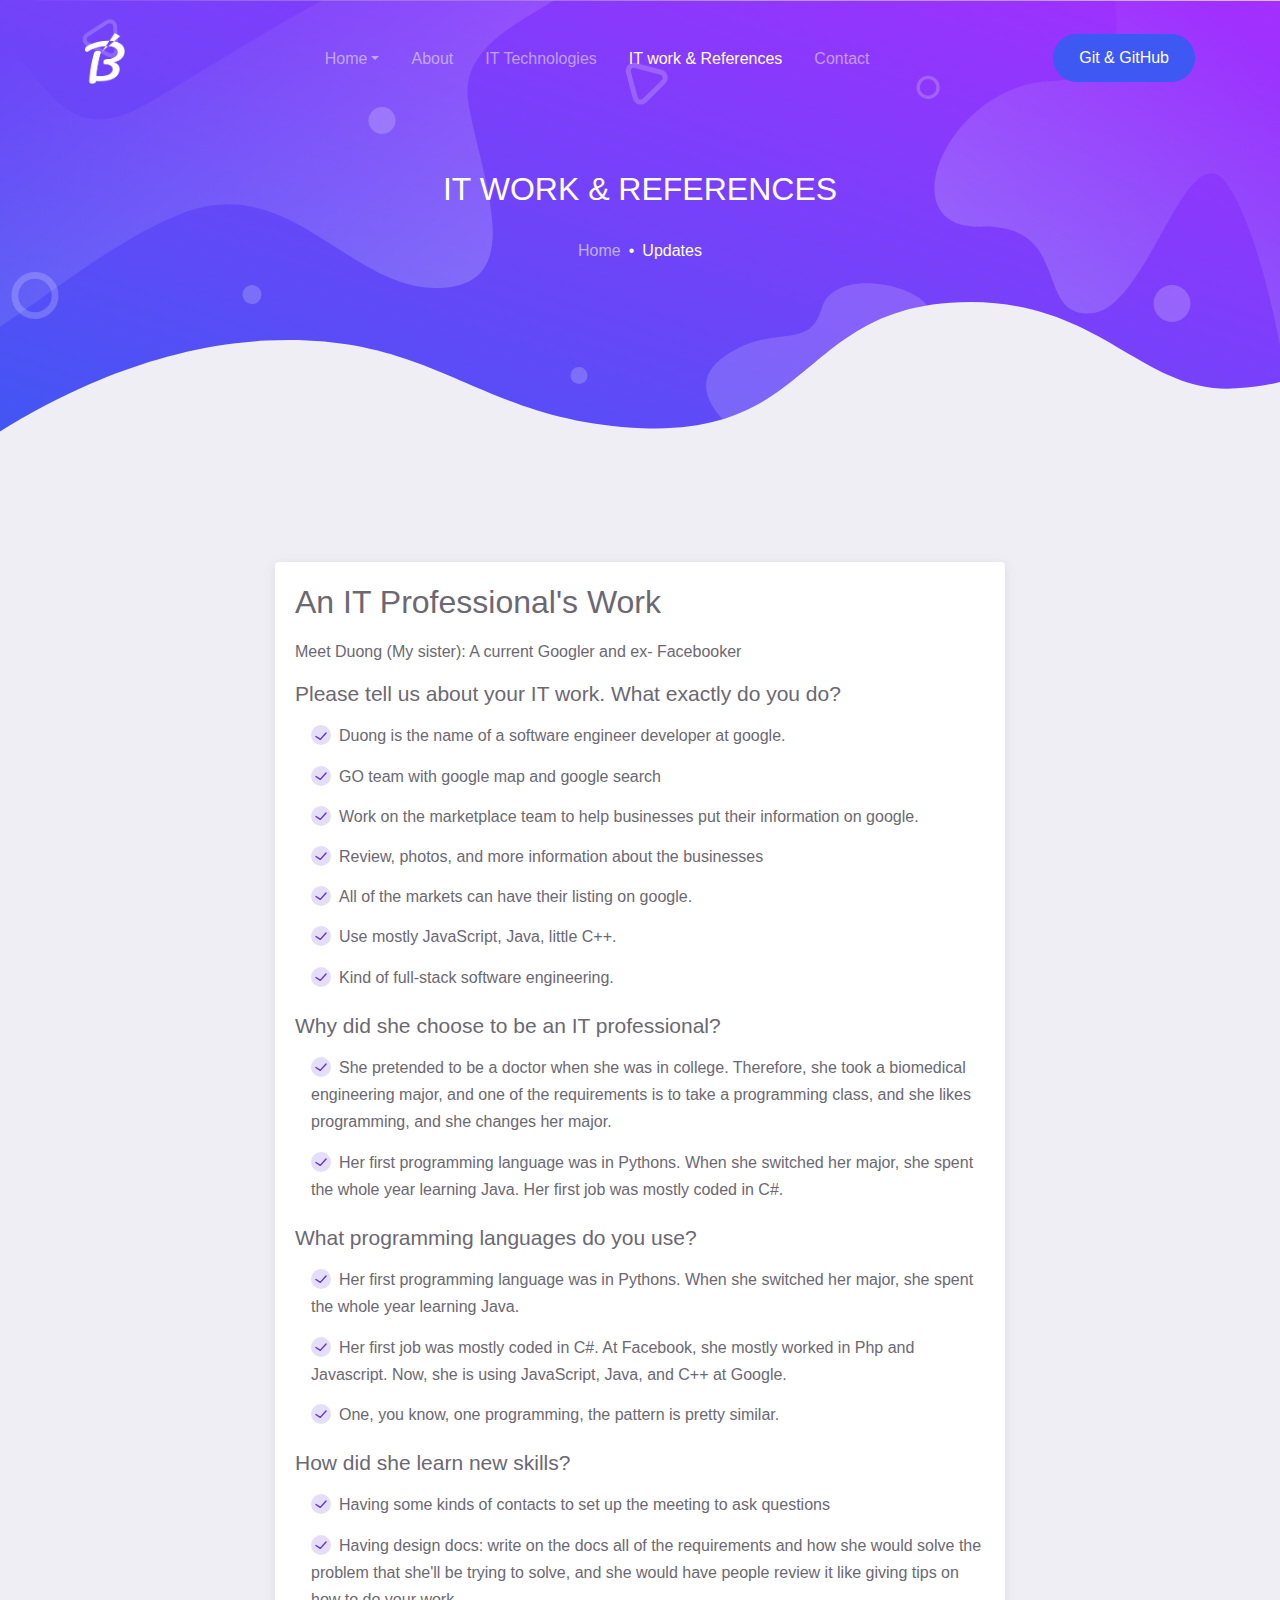
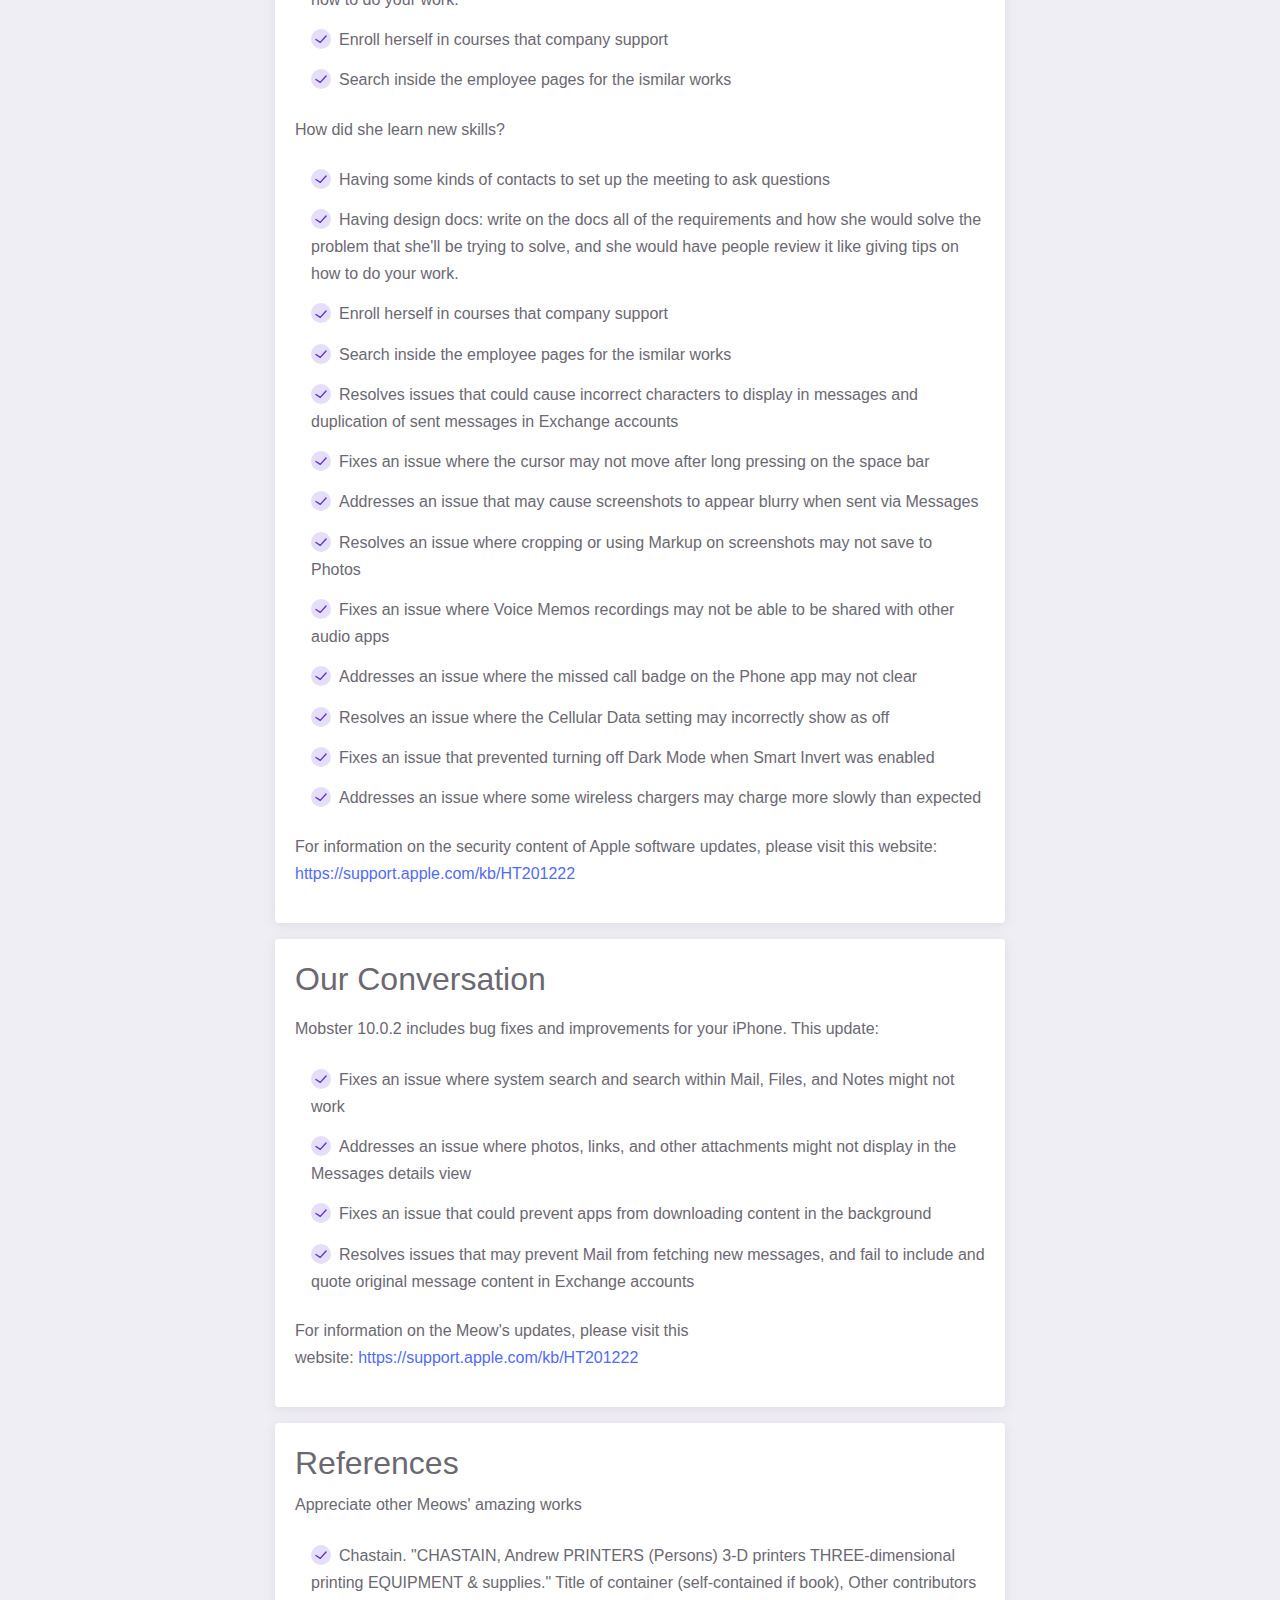
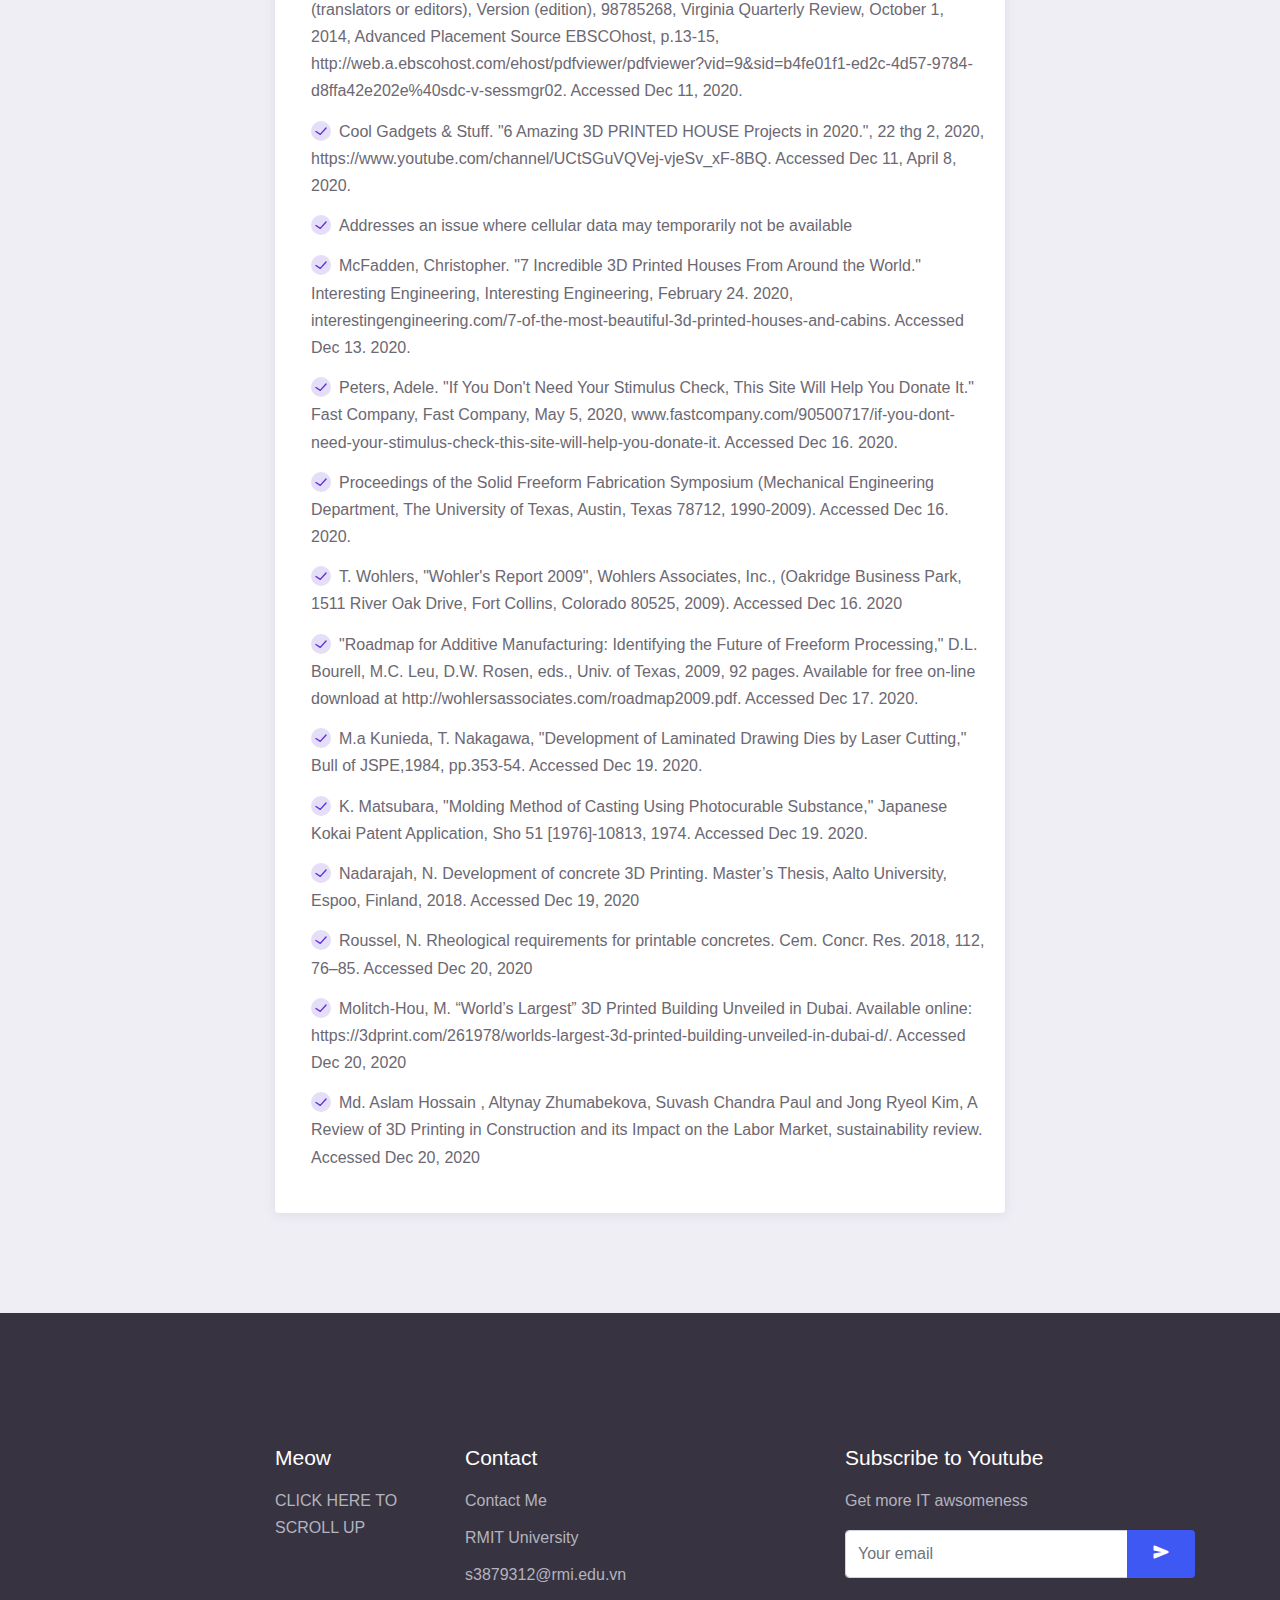
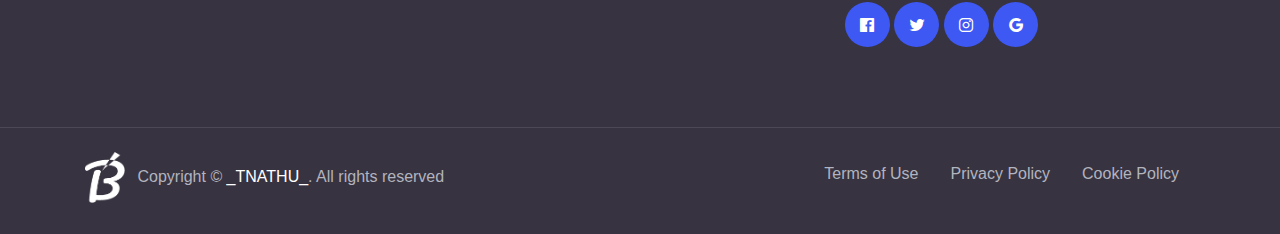
<file: ITwork.html>
<!DOCTYPE html>
<html lang="en">
<head>
  <meta charset="UTF-8">
  <meta name="viewport" content="width=device-width, initial-scale=1.0">

  <meta http-equiv="X-UA-Compatible" content="ie=edge">

  <meta name="description" content="Mobile Application HTML5 Template">

  <meta name="copyright" content="MACode ID, https://www.macodeid.com/">

  <title>The IT World</title>

  <link rel="shortcut icon" href="/assets/favicon.png" type="image/x-icon">

  <link rel="stylesheet" href="/assets/css/maicons.css">

  <link rel="stylesheet" href="/assets/vendor/animate/animate.css">

  <link rel="stylesheet" href="/assets/vendor/owl-carousel/css/owl.carousel.min.css">

  <link rel="stylesheet" href="/assets/css/bootstrap.css">

  <link rel="stylesheet" href="/assets/css/mobster.css">
</head>
<body>

<nav class="navbar navbar-expand-lg navbar-dark navbar-floating">
  <div class="container">
    <a class="navbar-brand" href="index.html">
      <img src="/assets/favicon-light.png" alt="" width="40">
    </a>
    <button class="navbar-toggler" type="button" data-toggle="collapse" data-target="#navbarToggler" aria-controls="navbarToggler" aria-expanded="false" aria-label="Toggle navigation">
      <span class="navbar-toggler-icon"></span>
    </button>
  
    <div class="collapse navbar-collapse" id="navbarToggler">
      <ul class="navbar-nav ml-auto mt-2 mt-lg-0">
        <li class="nav-item dropdown">
          <a class="nav-link dropdown-toggle" href="#" id="navbarDropdown" data-toggle="dropdown" aria-haspopup="true" aria-expanded="false">Home</a>
          <div class="dropdown-menu" aria-labelledby="navbarDropdown">
            <a class="dropdown-item" href="index.html">Homepage 1</a>
            <a class="dropdown-item" href="index-2.html">Homepage 2</a>
          </div>
        </li>
        <li class="nav-item">
          <a class="nav-link" href="about.html">About</a>
        </li>
        <li class="nav-item">
          <a class="nav-link" href="blog.html">IT Technologies</a>
        </li>
        <li class="nav-item active">
          <a class="nav-link" href="updates.html">IT work & References</a>
        </li>
        <li class="nav-item">
          <a class="nav-link" href="contact.html">Contact</a>
        </li>
      </ul>
      <div class="ml-auto my-2 my-lg-0">
        <a class="btn btn-primary rounded-pill" href="/Github and Git tutor/index.html" target="_blank" rel="noopener noreferrer">Git & GitHub </a>
      </div>
    </div>
  </div>
</nav>


<div class="bg-light">

<div class="page-hero-section bg-image hero-mini" style="background-image: url(/assets/img/hero_mini.svg);">
  <div class="hero-caption">
    <div class="container fg-white h-100">
      <div class="row justify-content-center align-items-center text-center h-100">
        <div class="col-lg-6">
          <h3 class="mb-3 fw-medium">IT WORK & REFERENCES</h3>
          <nav aria-label="breadcrumb">
            <ol class="breadcrumb breadcrumb-dark justify-content-center bg-transparent">
              <li class="breadcrumb-item"><a href="index.html">Home</a></li>
              <li class="breadcrumb-item active" aria-current="page">Updates</li>
            </ol>
          </nav>
        </div>
      </div>
    </div>
  </div>
</div>

<div class="page-section">
  <div class="container">
    <div class="row justify-content-center">
      <div class="col-lg-8">
        <div class="card-page">
          <h3 class="mb-3">An IT Professional's Work</h3>
 
          <p>Meet Duong (My sister): A current Googler and ex- Facebooker</p>

          <h5>Please tell us about your IT work. What exactly do you do?</h5>
          <ul class="theme-list">
            <li class="list-item">Duong is the name of a software engineer developer at google. </li>
            <li class="list-item">GO team with google map and google search</li>
            <li class="list-item">Work on the marketplace team to help businesses put their information on google. </li>
            <li class="list-item">Review, photos, and more information about the businesses </li>
            <li class="list-item">All of the markets can have their listing on google. </li>
            <li class="list-item">Use mostly JavaScript, Java, little C++.</li>
            <li class="list-item">Kind of full-stack software engineering.
            </li>
            
          </ul>
 
          <h5>Why did she choose to be an IT professional? </h5>
          <ul class="theme-list">
            <li class="list-item">She pretended to be a doctor when she was in college. Therefore, she took a biomedical engineering major, and one of the requirements is to take a programming class, and she likes programming, and she changes her major.</li>
            <li class="list-item">Her first programming language was in Pythons. When she switched her major, she spent the whole year learning Java. Her first job was mostly coded in C#.
            </li>
          </ul>
          
          <h5>What programming languages do you use?</h5>
          <ul class="theme-list">
            <li class="list-item">Her first programming language was in Pythons. When she switched her major, she spent the whole year learning Java. </li>
            <li class="list-item">Her first job was mostly coded in C#. At Facebook, she mostly worked in Php and Javascript. Now, she is using JavaScript, Java, and C++ at Google.
            </li>
            <li class="list-item">One, you know, one programming, the pattern is pretty similar.</li>
          </ul>

          <h5>How did she learn new skills?</h5>
          <ul class="theme-list">
            <li class="list-item">Having some kinds of contacts to set up the meeting to ask questions </li>
            <li class="list-item">Having design docs: write on the docs all of the requirements and how she would solve the problem that she'll be trying to solve, and she would have people review it like giving tips on how to do your work.
            </li>
            <li class="list-item">Enroll herself in courses that company support</li>
            <li class="list-item">Search inside the employee pages for the ismilar works</li>
          </ul>

          <p>How did she learn new skills?</p>
          <ul class="theme-list">
            <li class="list-item">Having some kinds of contacts to set up the meeting to ask questions </li>
            <li class="list-item">Having design docs: write on the docs all of the requirements and how she would solve the problem that she'll be trying to solve, and she would have people review it like giving tips on how to do your work.
            </li>
            <li class="list-item">Enroll herself in courses that company support</li>
            <li class="list-item">Search inside the employee pages for the ismilar works</li>
            <li class="list-item">Resolves issues that could cause incorrect characters to display in messages and duplication of sent messages in Exchange accounts</li>
            <li class="list-item">Fixes an issue where the cursor may not move after long pressing on the space bar</li>
            <li class="list-item">Addresses an issue that may cause screenshots to appear blurry when sent via Messages</li>
            <li class="list-item">Resolves an issue where cropping or using Markup on screenshots may not save to Photos</li>
            <li class="list-item">Fixes an issue where Voice Memos recordings may not be able to be shared with other audio apps</li>
            <li class="list-item">Addresses an issue where the missed call badge on the Phone app may not clear</li>
            <li class="list-item">Resolves an issue where the Cellular Data setting may incorrectly show as off</li>
            <li class="list-item">Fixes an issue that prevented turning off Dark Mode when Smart Invert was enabled</li>
            <li class="list-item">Addresses an issue where some wireless chargers may charge more slowly than expected</li>
          </ul>
          
          <p>For information on the security content of Apple software updates, please visit this website: <a href="https://support.apple.com/kb/HT201222 ">https://support.apple.com/kb/HT201222</a></p>
        </div>

        <div class="card-page mt-3">
          <h3 class="mb-3">Our Conversation</h3>
          <p>Mobster 10.0.2 includes bug fixes and improvements for your iPhone. This update:</p>
          <ul class="theme-list">
            <li class="list-item">Fixes an issue where system search and search within Mail, Files, and Notes might not work</li>
            <li class="list-item">Addresses an issue where photos, links, and other attachments might not display in the Messages details view</li>
            <li class="list-item">Fixes an issue that could prevent apps from downloading content in the background</li>
            <li class="list-item">Resolves issues that may prevent Mail from fetching new messages, and fail to include and quote original message content in Exchange accounts</li>
          </ul>
          <p>For information on the Meow's updates, please visit this website:&nbsp;<a href="https://support.apple.com/kb/HT201222">https://support.apple.com/kb/HT201222</a>&nbsp;</p>
        </div>

        <div class="card-page mt-3">
          <h3>References</h3>
          <p>Appreciate other Meows' amazing works</p>
          <ul class="theme-list">
            <li class="list-item">Chastain. "CHASTAIN, Andrew PRINTERS (Persons) 3-D printers THREE-dimensional printing EQUIPMENT & supplies." Title of container (self-contained if book), Other contributors (translators or editors), Version (edition), 98785268, Virginia Quarterly Review, October 1, 2014, Advanced Placement Source EBSCOhost, p.13-15, http://web.a.ebscohost.com/ehost/pdfviewer/pdfviewer?vid=9&sid=b4fe01f1-ed2c-4d57-9784-d8ffa42e202e%40sdc-v-sessmgr02. Accessed Dec 11, 2020.
            </li>
            <li class="list-item">Cool Gadgets & Stuff. "6 Amazing 3D PRINTED HOUSE Projects in 2020.", 22 thg 2, 2020, https://www.youtube.com/channel/UCtSGuVQVej-vjeSv_xF-8BQ. Accessed Dec 11, April 8, 2020.</li>
            <li class="list-item">Addresses an issue where cellular data may temporarily not be available</li>
            <li class="list-item">McFadden, Christopher. "7 Incredible 3D Printed Houses From Around the World." Interesting Engineering, Interesting Engineering, February 24. 2020, interestingengineering.com/7-of-the-most-beautiful-3d-printed-houses-and-cabins. Accessed Dec 13. 2020.</li>
            <li class="list-item">Peters, Adele. "If You Don't Need Your Stimulus Check, This Site Will Help You Donate It." Fast Company, Fast Company, May 5, 2020, www.fastcompany.com/90500717/if-you-dont-need-your-stimulus-check-this-site-will-help-you-donate-it. Accessed Dec 16. 2020.
            </li>
            <li class="list-item">Proceedings of the Solid Freeform Fabrication Symposium (Mechanical Engineering Department, The University of Texas, Austin, Texas 78712, 1990-2009). Accessed Dec 16. 2020.</li>
            <li class="list-item">T. Wohlers, "Wohler's Report 2009", Wohlers Associates, Inc., (Oakridge Business Park, 1511 River Oak Drive, Fort Collins, Colorado 80525, 2009). Accessed Dec 16. 2020
            </li>
            <li class="list-item">"Roadmap for Additive Manufacturing: Identifying the Future of Freeform Processing," D.L. Bourell, M.C. Leu, D.W. Rosen, eds., Univ. of Texas, 2009, 92 pages. Available for free on-line download at http://wohlersassociates.com/roadmap2009.pdf. Accessed Dec 17. 2020.</li>
            <li class="list-item">M.a Kunieda, T. Nakagawa, "Development of Laminated Drawing Dies by Laser Cutting," Bull of JSPE,1984, pp.353-54. Accessed Dec 19. 2020.
            </li>
            <li class="list-item">K. Matsubara, "Molding Method of Casting Using Photocurable Substance," Japanese Kokai Patent Application, Sho 51 [1976]-10813, 1974. Accessed Dec 19. 2020.</li>
            <li class="list-item">Nadarajah, N. Development of concrete 3D Printing. Master’s Thesis, Aalto University, Espoo, Finland, 2018. Accessed Dec 19, 2020</li>
            <li class="list-item">Roussel, N. Rheological requirements for printable concretes. Cem. Concr. Res. 2018, 112, 76–85. Accessed Dec 20, 2020
            </li>
            <li class="list-item">Molitch-Hou, M. “World’s Largest” 3D Printed Building Unveiled in Dubai. Available online: https://3dprint.com/261978/worlds-largest-3d-printed-building-unveiled-in-dubai-d/. Accessed Dec 20, 2020</li>
            <li class="list-item">Md. Aslam Hossain , Altynay Zhumabekova, Suvash Chandra Paul and Jong Ryeol Kim, A Review of 3D Printing in Construction and its Impact on the Labor Market, sustainability review. Accessed Dec 20, 2020</li>
          
          </ul>
          
        </div>
      </div>
    </div>
  </div>
</div>

</div>


<div class="page-footer-section bg-dark fg-white">
  <div class="container">
    <div class="row mb-5 py-3">
      <div class="col-sm-6 col-lg-2 py-3">
      
      </div>
      <div class="col-sm-6 col-lg-2 py-3">
        <h5 class="mb-3">Meow</h5>
        <ul class="menu-link">
          <li><a href="#" class="">CLICK HERE TO SCROLL UP</a></li>

        </ul>
      </div>
      <div class="col-md-6 col-lg-4 py-3">
        <h5 class="mb-3">Contact</h5>
        <ul class="menu-link">
          <li><a href="#" class="">Contact Me</a></li>
          <li><a href="#" class="">RMIT University</a></li>
          <li><a href="#" class="">s3879312@rmi.edu.vn</a></li>

        </ul>
      </div>
      <div class="col-md-6 col-lg-4 py-3">
        <h5 class="mb-3">Subscribe to Youtube</h5>
        <p>Get more IT awsomeness</p>
        <form method="POST">
          <div class="input-group">
            <input type="text" class="form-control" placeholder="Your email">
            <div class="input-group-append">
              <button type="submit" class="btn btn-primary"><span class="mai-send"></span></button>
            </div>
          </div>
        </form>

        <!-- Social Media Button -->
        <div class="mt-4">
          <a href="#" class="btn btn-fab btn-primary fg-white"><span class="mai-logo-facebook"></span></a>
          <a href="#" class="btn btn-fab btn-primary fg-white"><span class="mai-logo-twitter"></span></a>
          <a href="#" class="btn btn-fab btn-primary fg-white"><span class="mai-logo-instagram"></span></a>
          <a href="#" class="btn btn-fab btn-primary fg-white"><span class="mai-logo-google"></span></a>
        </div>
      </div>
    </div>
  </div>

  <hr>

  <div class="container">
    <div class="row">
      <div class="col-12 col-md-6 py-2">
        <img src="/assets/favicon-light.png" alt="" width="40">
        <!-- Please don't remove or modify the credits below -->
        <p class="d-inline-block ml-2">Copyright &copy; <a href="https://www.macodeid.com/" class="fg-white fw-medium">_TNATHU_</a>. All rights reserved</p>
      </div>
      <div class="col-12 col-md-6 py-2">
        <ul class="nav justify-content-end">
          <li class="nav-item"><a href="#" class="nav-link">Terms of Use</a></li>
          <li class="nav-item"><a href="#" class="nav-link">Privacy Policy</a></li>
          <li class="nav-item"><a href="#" class="nav-link">Cookie Policy</a></li>
        </ul>
      </div>
    </div>
  </div>
</div>

<script src="/assets/js/jquery-3.5.1.min.js"></script>

<script src="/assets/js/bootstrap.bundle.min.js"></script>

<script src="/assets/vendor/owl-carousel/js/owl.carousel.min.js"></script>

<script src="/assets/vendor/wow/wow.min.js"></script>

<script src="/assets/js/mobster.js"></script>

</body>
</html>
</file>
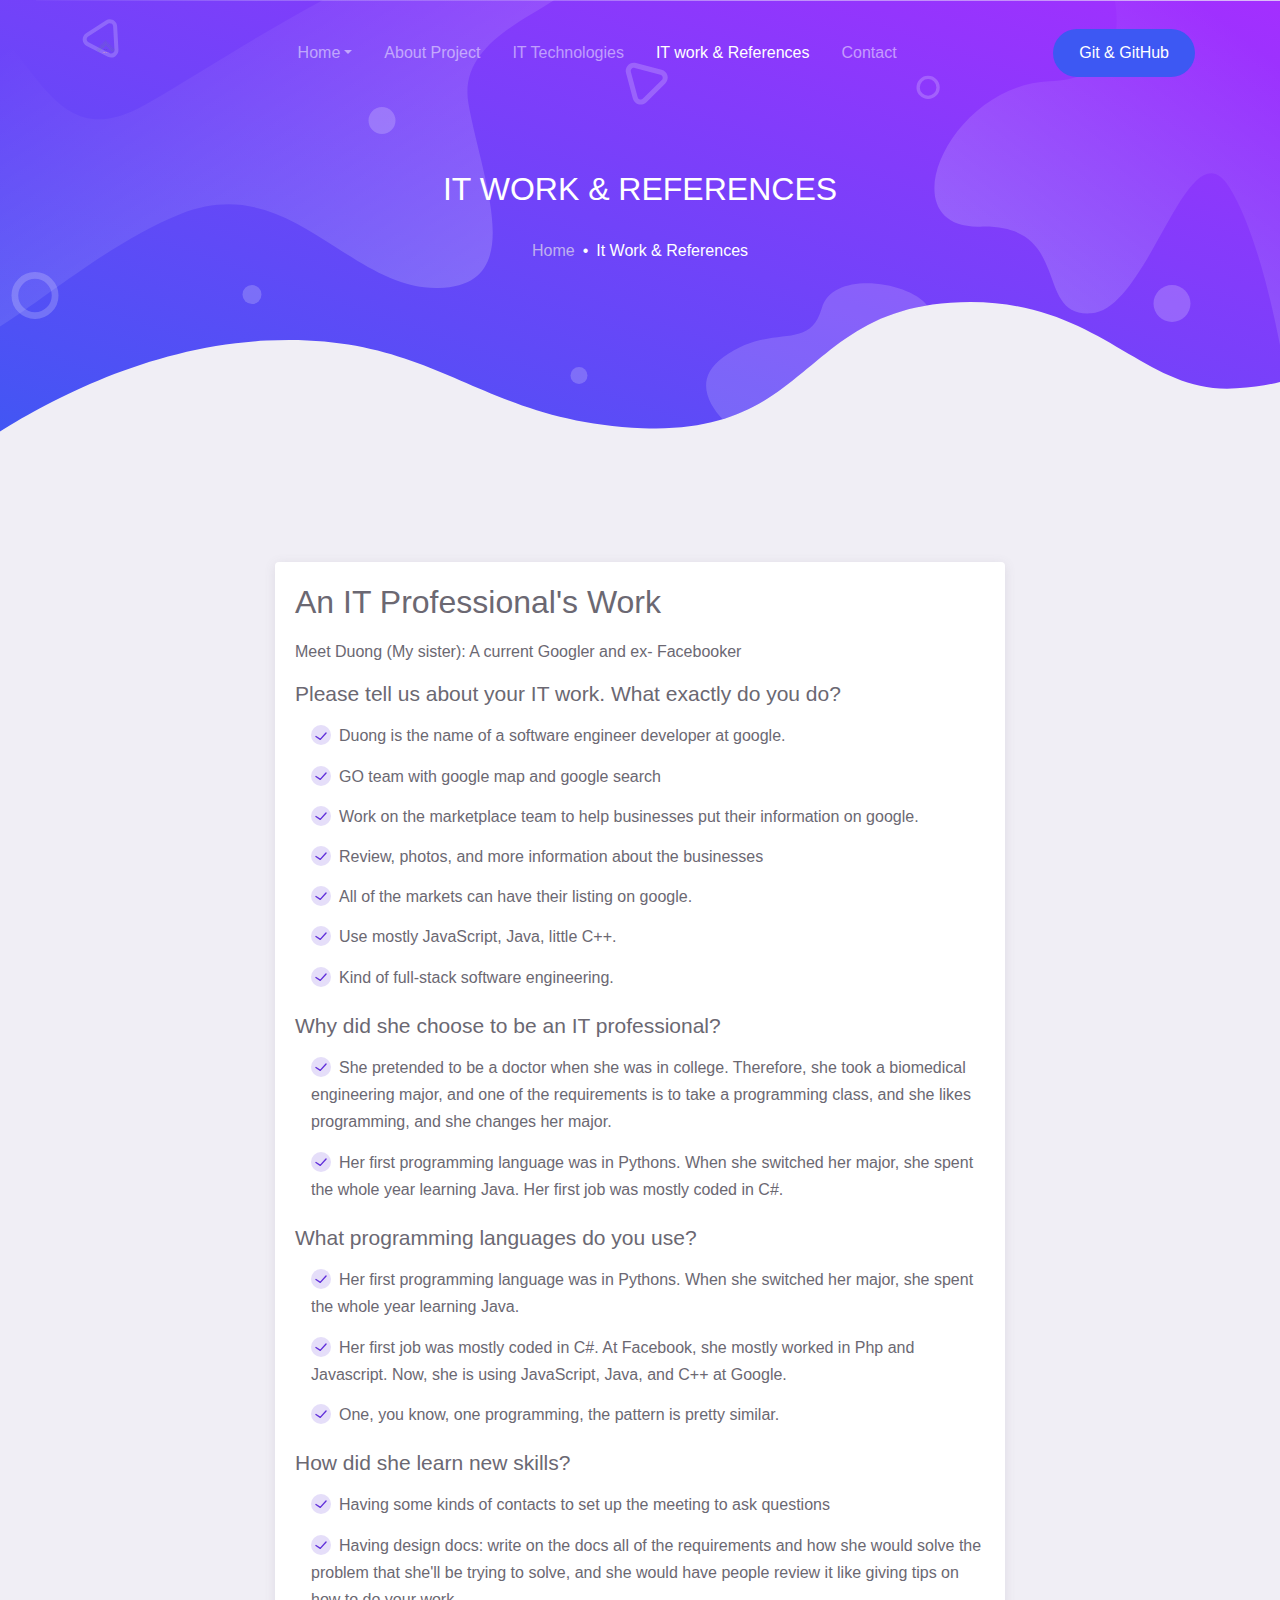
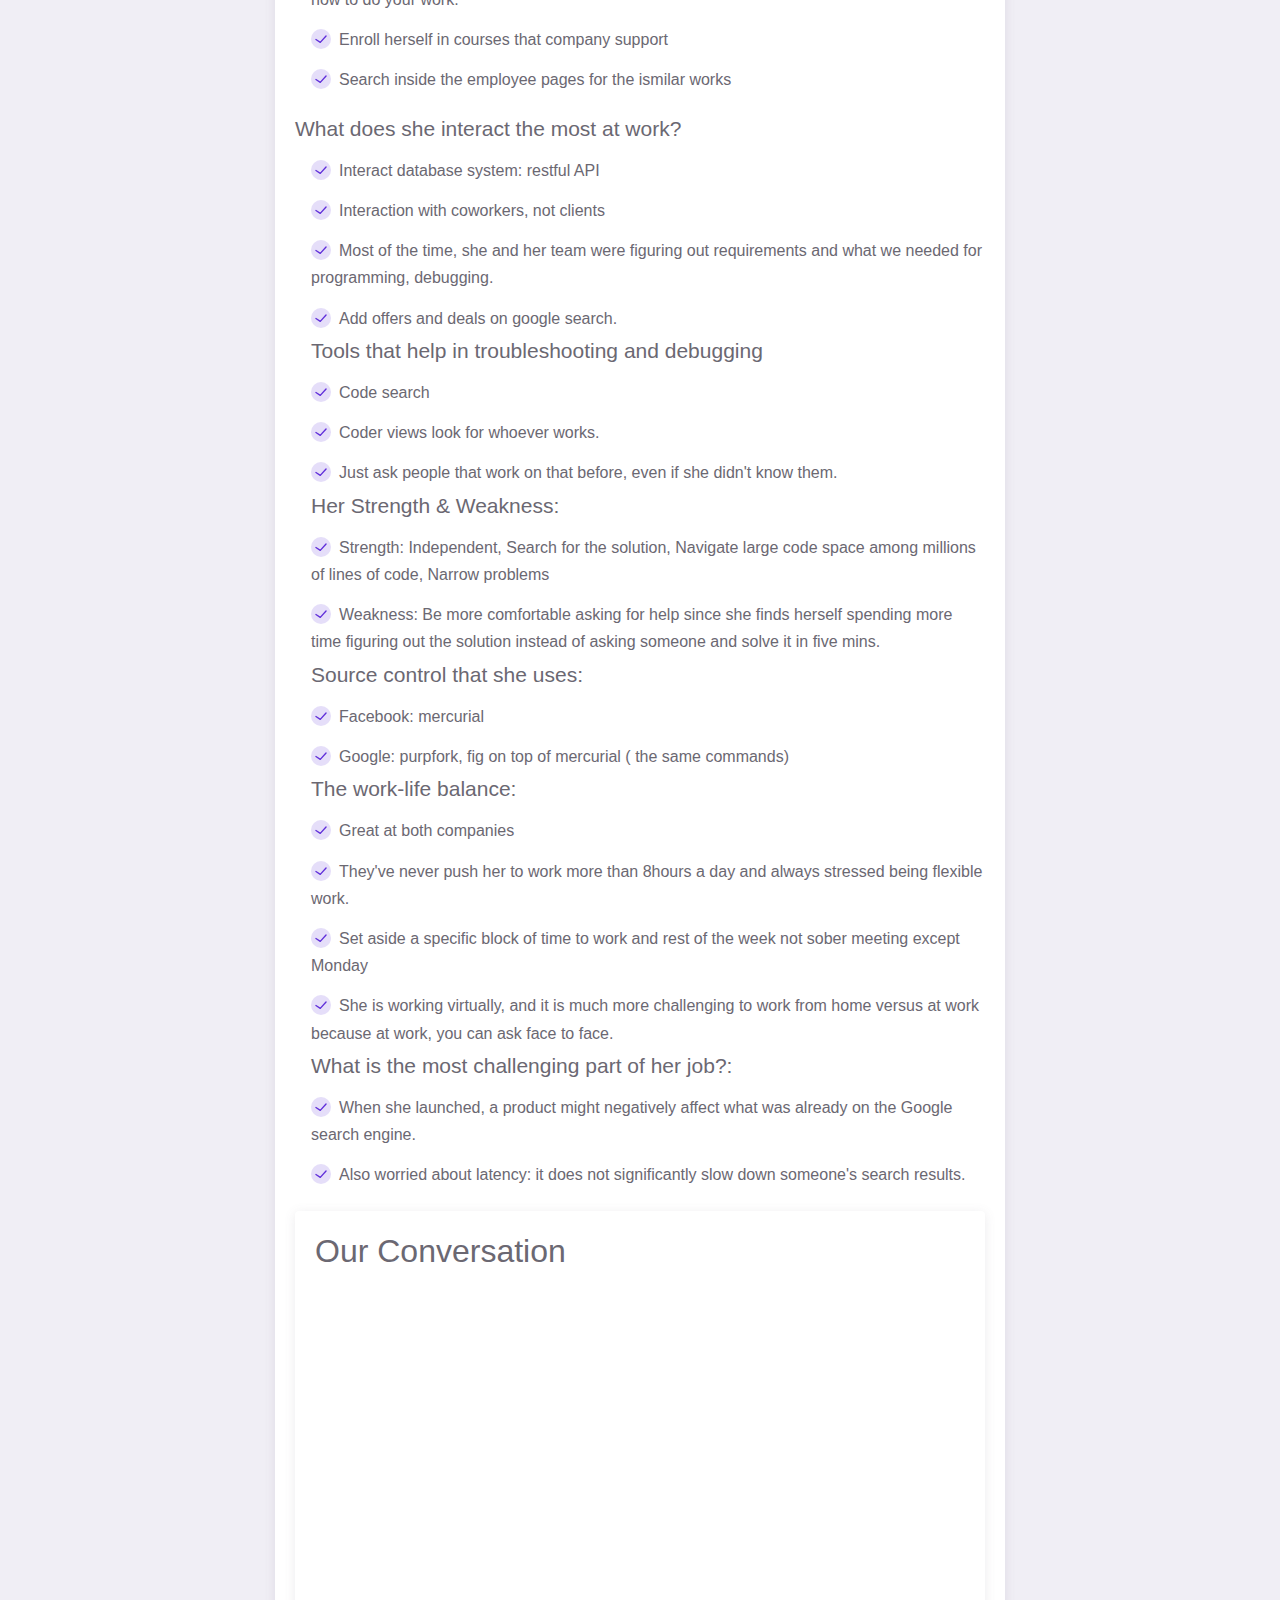
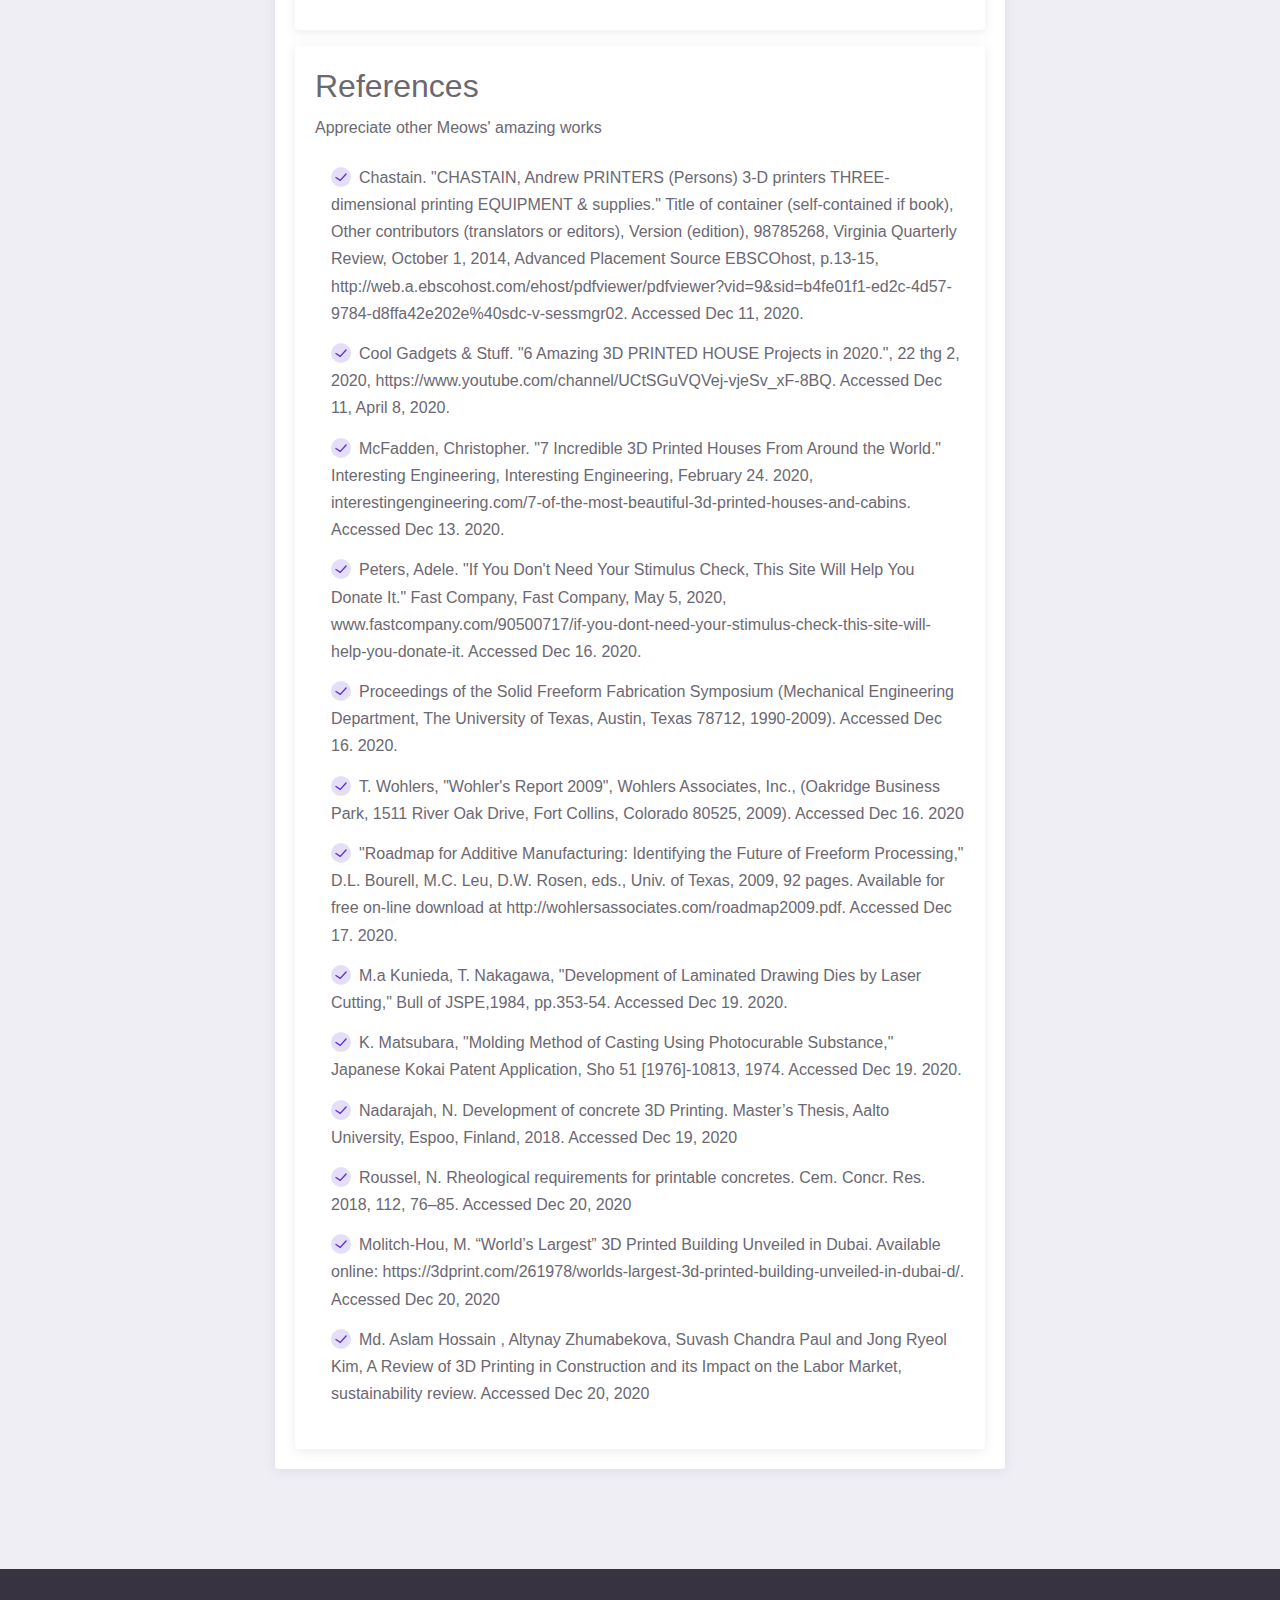
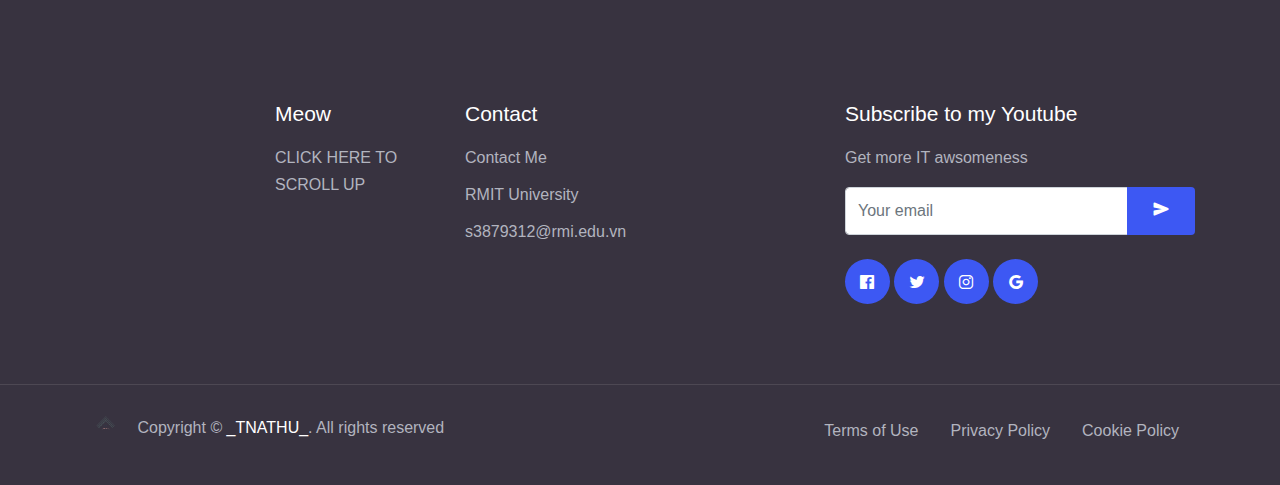
<file: updates.html>
<!DOCTYPE html>
<html lang="en">
<head>
  <meta charset="UTF-8">
  <meta name="viewport" content="width=device-width, initial-scale=1.0">

  <meta http-equiv="X-UA-Compatible" content="ie=edge">

  <meta name="description" content="Mobile Application HTML5 Template">

  <meta name="copyright" content="MACode ID, https://www.macodeid.com/">

  <title>The IT World</title>

  <link rel="shortcut icon" href="./assets/Thu's logo (2).png" type="image/x-icon">

  <link rel="stylesheet" href="/assets/css/maicons.css">

  <link rel="stylesheet" href="/assets/vendor/animate/animate.css">

  <link rel="stylesheet" href="/assets/vendor/owl-carousel/css/owl.carousel.min.css">

  <link rel="stylesheet" href="/assets/css/bootstrap.css">

  <link rel="stylesheet" href="/assets/css/mobster.css">
</head>
<body>

<nav class="navbar navbar-expand-lg navbar-dark navbar-floating">
  <div class="container">
    <a class="navbar-brand" href="index.html">
      <img src="./assets/img/Thu's logo (2).png" alt="" width="40">
    </a>
    <button class="navbar-toggler" type="button" data-toggle="collapse" data-target="#navbarToggler" aria-controls="navbarToggler" aria-expanded="false" aria-label="Toggle navigation">
      <span class="navbar-toggler-icon"></span>
    </button>
  
    <div class="collapse navbar-collapse" id="navbarToggler">
      <ul class="navbar-nav ml-auto mt-2 mt-lg-0">
        <li class="nav-item dropdown">
          <a class="nav-link dropdown-toggle" href="#" id="navbarDropdown" data-toggle="dropdown" aria-haspopup="true" aria-expanded="false">Home</a>
          <div class="dropdown-menu" aria-labelledby="navbarDropdown">
            <a class="dropdown-item" href="index.html">Homepage 1</a>
            
          </div>
        </li>
        <li class="nav-item">
          <a class="nav-link" href="about.html">About Project</a>
        </li>
        <li class="nav-item">
          <a class="nav-link" href="blog.html">IT Technologies</a>
        </li>
        <li class="nav-item active">
          <a class="nav-link" href="updates.html">IT work & References</a>
        </li>
        <li class="nav-item">
          <a class="nav-link" href="contact.html">Contact</a>
        </li>
      </ul>
      <div class="ml-auto my-2 my-lg-0">
        <a class="btn btn-primary rounded-pill" href="/Github and Git tutor/index.html" target="_blank" rel="noopener noreferrer">Git & GitHub </a>
      </div>
    </div>
  </div>
</nav>


<div class="bg-light">

<div class="page-hero-section bg-image hero-mini" style="background-image: url(/assets/img/hero_mini.svg);">
  <div class="hero-caption">
    <div class="container fg-white h-100">
      <div class="row justify-content-center align-items-center text-center h-100">
        <div class="col-lg-6">
          <h3 class="mb-3 fw-medium">IT WORK & REFERENCES</h3>
          <nav aria-label="breadcrumb">
            <ol class="breadcrumb breadcrumb-dark justify-content-center bg-transparent">
              <li class="breadcrumb-item"><a href="index.html">Home</a></li>
              <li class="breadcrumb-item active" aria-current="page">It Work & References</li>
            </ol>
          </nav>
        </div>
      </div>
    </div>
  </div>
</div>

<div class="page-section">
  <div class="container">
    <div class="row justify-content-center">
      <div class="col-lg-8">
        <div class="card-page">
          <h3 class="mb-3">An IT Professional's Work</h3>
 
          <p>Meet Duong (My sister): A current Googler and ex- Facebooker</p>

          <h5>Please tell us about your IT work. What exactly do you do?</h5>
          <ul class="theme-list">
            <li class="list-item">Duong is the name of a software engineer developer at google. </li>
            <li class="list-item">GO team with google map and google search</li>
            <li class="list-item">Work on the marketplace team to help businesses put their information on google. </li>
            <li class="list-item">Review, photos, and more information about the businesses </li>
            <li class="list-item">All of the markets can have their listing on google. </li>
            <li class="list-item">Use mostly JavaScript, Java, little C++.</li>
            <li class="list-item">Kind of full-stack software engineering.
            </li>
            
          </ul>
 
          <h5>Why did she choose to be an IT professional? </h5>
          <ul class="theme-list">
            <li class="list-item">She pretended to be a doctor when she was in college. Therefore, she took a biomedical engineering major, and one of the requirements is to take a programming class, and she likes programming, and she changes her major.</li>
            <li class="list-item">Her first programming language was in Pythons. When she switched her major, she spent the whole year learning Java. Her first job was mostly coded in C#.
            </li>
          </ul>
          
          <h5>What programming languages do you use?</h5>
          <ul class="theme-list">
            <li class="list-item">Her first programming language was in Pythons. When she switched her major, she spent the whole year learning Java. </li>
            <li class="list-item">Her first job was mostly coded in C#. At Facebook, she mostly worked in Php and Javascript. Now, she is using JavaScript, Java, and C++ at Google.
            </li>
            <li class="list-item">One, you know, one programming, the pattern is pretty similar.</li>
          </ul>

          <h5>How did she learn new skills?</h5>
          <ul class="theme-list">
            <li class="list-item">Having some kinds of contacts to set up the meeting to ask questions </li>
            <li class="list-item">Having design docs: write on the docs all of the requirements and how she would solve the problem that she'll be trying to solve, and she would have people review it like giving tips on how to do your work.
            </li>
            <li class="list-item">Enroll herself in courses that company support</li>
            <li class="list-item">Search inside the employee pages for the ismilar works</li>
          </ul>

          <h5>What does she interact the most at work?</h5>
          <ul class="theme-list">
            <li class="list-item">Interact database system: restful API  </li>
            <li class="list-item">Interaction with coworkers, not clients
            </li>
            <li class="list-item">Most of the time, she and her team were figuring out requirements and what we needed for programming, debugging. 
            </li>
            <li class="list-item">Add offers and deals on google search. </li>

          <h5>Tools that help in troubleshooting and debugging</h5>
          <ul class="theme-list"></ul>
            <li class="list-item">Code search </li>
            <li class="list-item">Coder views look for whoever works.</li>
            <li class="list-item">Just ask people that work on that before, even if she didn't know them.</li>

          <h5>Her Strength & Weakness: </h5>
          <ul class="theme-list"></ul>
            <li class="list-item">Strength: Independent, Search for the solution, Navigate large code space among millions of lines of code, Narrow problems</li>
            <li class="list-item">Weakness: Be more comfortable asking for help since she finds herself spending more time figuring out the solution instead of asking someone and solve it in five mins.
            </li>

          <h5>Source control that she uses: </h5>
          <ul class="theme-list"></ul> 
            <li class="list-item">Facebook: mercurial</li>
            <li class="list-item">Google: purpfork, fig on top of mercurial ( the same commands)
            </li>

          <h5>The work-life balance: </h5>
          <ul class="theme-list"></ul> 
            <li class="list-item">Great at both companies</li>
            <li class="list-item">They've never push her to work more than 8hours a day and always stressed being flexible work.
              </li>
            <li class="list-item">Set aside a specific block of time to work and rest of the week not sober meeting except Monday </li>
            <li class="list-item">She is working virtually, and it is much more challenging to work from home versus at work because at work, you can ask face to face. 
                </li>

          <h5>What is the most challenging part of her job?: </h5>
          <ul class="theme-list"></ul> 
            <li class="list-item">When she launched, a product might negatively affect what was already on the Google search engine.</li>
            <li class="list-item">Also worried about latency: it does not significantly slow down someone's search results. 
            </li>
          </ul>
          

        <div class="card-page mt-3">
          <h3 class="mb-3">Our Conversation</h3>
          <iframe width="700" height="315" src="https://www.youtube.com/embed/0OCGCLfCaXU" frameborder="0" allow="accelerometer; autoplay; clipboard-write; encrypted-media; gyroscope; picture-in-picture" allowfullscreen></iframe>
          
        </div>

        <div class="card-page mt-3">
          <h3>References</h3>
          <p>Appreciate other Meows' amazing works</p>
          <ul class="theme-list">
            <li class="list-item">Chastain. "CHASTAIN, Andrew PRINTERS (Persons) 3-D printers THREE-dimensional printing EQUIPMENT & supplies." Title of container (self-contained if book), Other contributors (translators or editors), Version (edition), 98785268, Virginia Quarterly Review, October 1, 2014, Advanced Placement Source EBSCOhost, p.13-15, http://web.a.ebscohost.com/ehost/pdfviewer/pdfviewer?vid=9&sid=b4fe01f1-ed2c-4d57-9784-d8ffa42e202e%40sdc-v-sessmgr02. Accessed Dec 11, 2020.
            </li>
            <li class="list-item">Cool Gadgets & Stuff. "6 Amazing 3D PRINTED HOUSE Projects in 2020.", 22 thg 2, 2020, https://www.youtube.com/channel/UCtSGuVQVej-vjeSv_xF-8BQ. Accessed Dec 11, April 8, 2020.</li>
            <li class="list-item">McFadden, Christopher. "7 Incredible 3D Printed Houses From Around the World." Interesting Engineering, Interesting Engineering, February 24. 2020, interestingengineering.com/7-of-the-most-beautiful-3d-printed-houses-and-cabins. Accessed Dec 13. 2020.</li>
            <li class="list-item">Peters, Adele. "If You Don't Need Your Stimulus Check, This Site Will Help You Donate It." Fast Company, Fast Company, May 5, 2020, www.fastcompany.com/90500717/if-you-dont-need-your-stimulus-check-this-site-will-help-you-donate-it. Accessed Dec 16. 2020.
            </li>
            <li class="list-item">Proceedings of the Solid Freeform Fabrication Symposium (Mechanical Engineering Department, The University of Texas, Austin, Texas 78712, 1990-2009). Accessed Dec 16. 2020.</li>
            <li class="list-item">T. Wohlers, "Wohler's Report 2009", Wohlers Associates, Inc., (Oakridge Business Park, 1511 River Oak Drive, Fort Collins, Colorado 80525, 2009). Accessed Dec 16. 2020
            </li>
            <li class="list-item">"Roadmap for Additive Manufacturing: Identifying the Future of Freeform Processing," D.L. Bourell, M.C. Leu, D.W. Rosen, eds., Univ. of Texas, 2009, 92 pages. Available for free on-line download at http://wohlersassociates.com/roadmap2009.pdf. Accessed Dec 17. 2020.</li>
            <li class="list-item">M.a Kunieda, T. Nakagawa, "Development of Laminated Drawing Dies by Laser Cutting," Bull of JSPE,1984, pp.353-54. Accessed Dec 19. 2020.
            </li>
            <li class="list-item">K. Matsubara, "Molding Method of Casting Using Photocurable Substance," Japanese Kokai Patent Application, Sho 51 [1976]-10813, 1974. Accessed Dec 19. 2020.</li>
            <li class="list-item">Nadarajah, N. Development of concrete 3D Printing. Master’s Thesis, Aalto University, Espoo, Finland, 2018. Accessed Dec 19, 2020</li>
            <li class="list-item">Roussel, N. Rheological requirements for printable concretes. Cem. Concr. Res. 2018, 112, 76–85. Accessed Dec 20, 2020
            </li>
            <li class="list-item">Molitch-Hou, M. “World’s Largest” 3D Printed Building Unveiled in Dubai. Available online: https://3dprint.com/261978/worlds-largest-3d-printed-building-unveiled-in-dubai-d/. Accessed Dec 20, 2020</li>
            <li class="list-item">Md. Aslam Hossain , Altynay Zhumabekova, Suvash Chandra Paul and Jong Ryeol Kim, A Review of 3D Printing in Construction and its Impact on the Labor Market, sustainability review. Accessed Dec 20, 2020</li>
          
          </ul>
          
        </div>
      </div>
    </div>
  </div>
</div>

</div>


<div class="page-footer-section bg-dark fg-white">
  <div class="container">
    <div class="row mb-5 py-3">
      <div class="col-sm-6 col-lg-2 py-3">
      
      </div>
      <div class="col-sm-6 col-lg-2 py-3">
        <h5 class="mb-3">Meow</h5>
        <ul class="menu-link">
          <li><a href="#" class="">CLICK HERE TO SCROLL UP</a></li>

        </ul>
      </div>
      <div class="col-md-6 col-lg-4 py-3">
        <h5 class="mb-3">Contact</h5>
        <ul class="menu-link">
          <li><a href="#" class="">Contact Me</a></li>
          <li><a href="#" class="">RMIT University</a></li>
          <li><a href="#" class="">s3879312@rmi.edu.vn</a></li>

        </ul>
      </div>
      <div class="col-md-6 col-lg-4 py-3">
        <h5 class="mb-3">Subscribe to my Youtube</h5>
        <p>Get more IT awsomeness</p>
        <form method="POST">
          <div class="input-group">
            <input type="text" class="form-control" placeholder="Your email">
            <div class="input-group-append">
              <button type="submit" class="btn btn-primary"><span class="mai-send"></span></button>
            </div>
          </div>
        </form>

        <!-- Social Media Button -->
        <div class="mt-4">
          <a href="#" class="btn btn-fab btn-primary fg-white"><span class="mai-logo-facebook"></span></a>
          <a href="#" class="btn btn-fab btn-primary fg-white"><span class="mai-logo-twitter"></span></a>
          <a href="#" class="btn btn-fab btn-primary fg-white"><span class="mai-logo-instagram"></span></a>
          <a href="#" class="btn btn-fab btn-primary fg-white"><span class="mai-logo-google"></span></a>
        </div>
      </div>
    </div>
  </div>

  <hr>

  <div class="container">
    <div class="row">
      <div class="col-12 col-md-6 py-2">
        <img src="./assets/img/Thu's logo (2).png" alt="" width="40">
        <!-- Please don't remove or modify the credits below -->
        <p class="d-inline-block ml-2">Copyright &copy; <a href="https://www.macodeid.com/" class="fg-white fw-medium">_TNATHU_</a>. All rights reserved</p>
      </div>
      <div class="col-12 col-md-6 py-2">
        <ul class="nav justify-content-end">
          <li class="nav-item"><a href="#" class="nav-link">Terms of Use</a></li>
          <li class="nav-item"><a href="#" class="nav-link">Privacy Policy</a></li>
          <li class="nav-item"><a href="#" class="nav-link">Cookie Policy</a></li>
        </ul>
      </div>
    </div>
  </div>
</div>

<script src="/assets/js/jquery-3.5.1.min.js"></script>

<script src="/assets/js/bootstrap.bundle.min.js"></script>

<script src="/assets/vendor/owl-carousel/js/owl.carousel.min.js"></script>

<script src="/assets/vendor/wow/wow.min.js"></script>

<script src="/assets/js/mobster.js"></script>

</body>
</html>
</file>
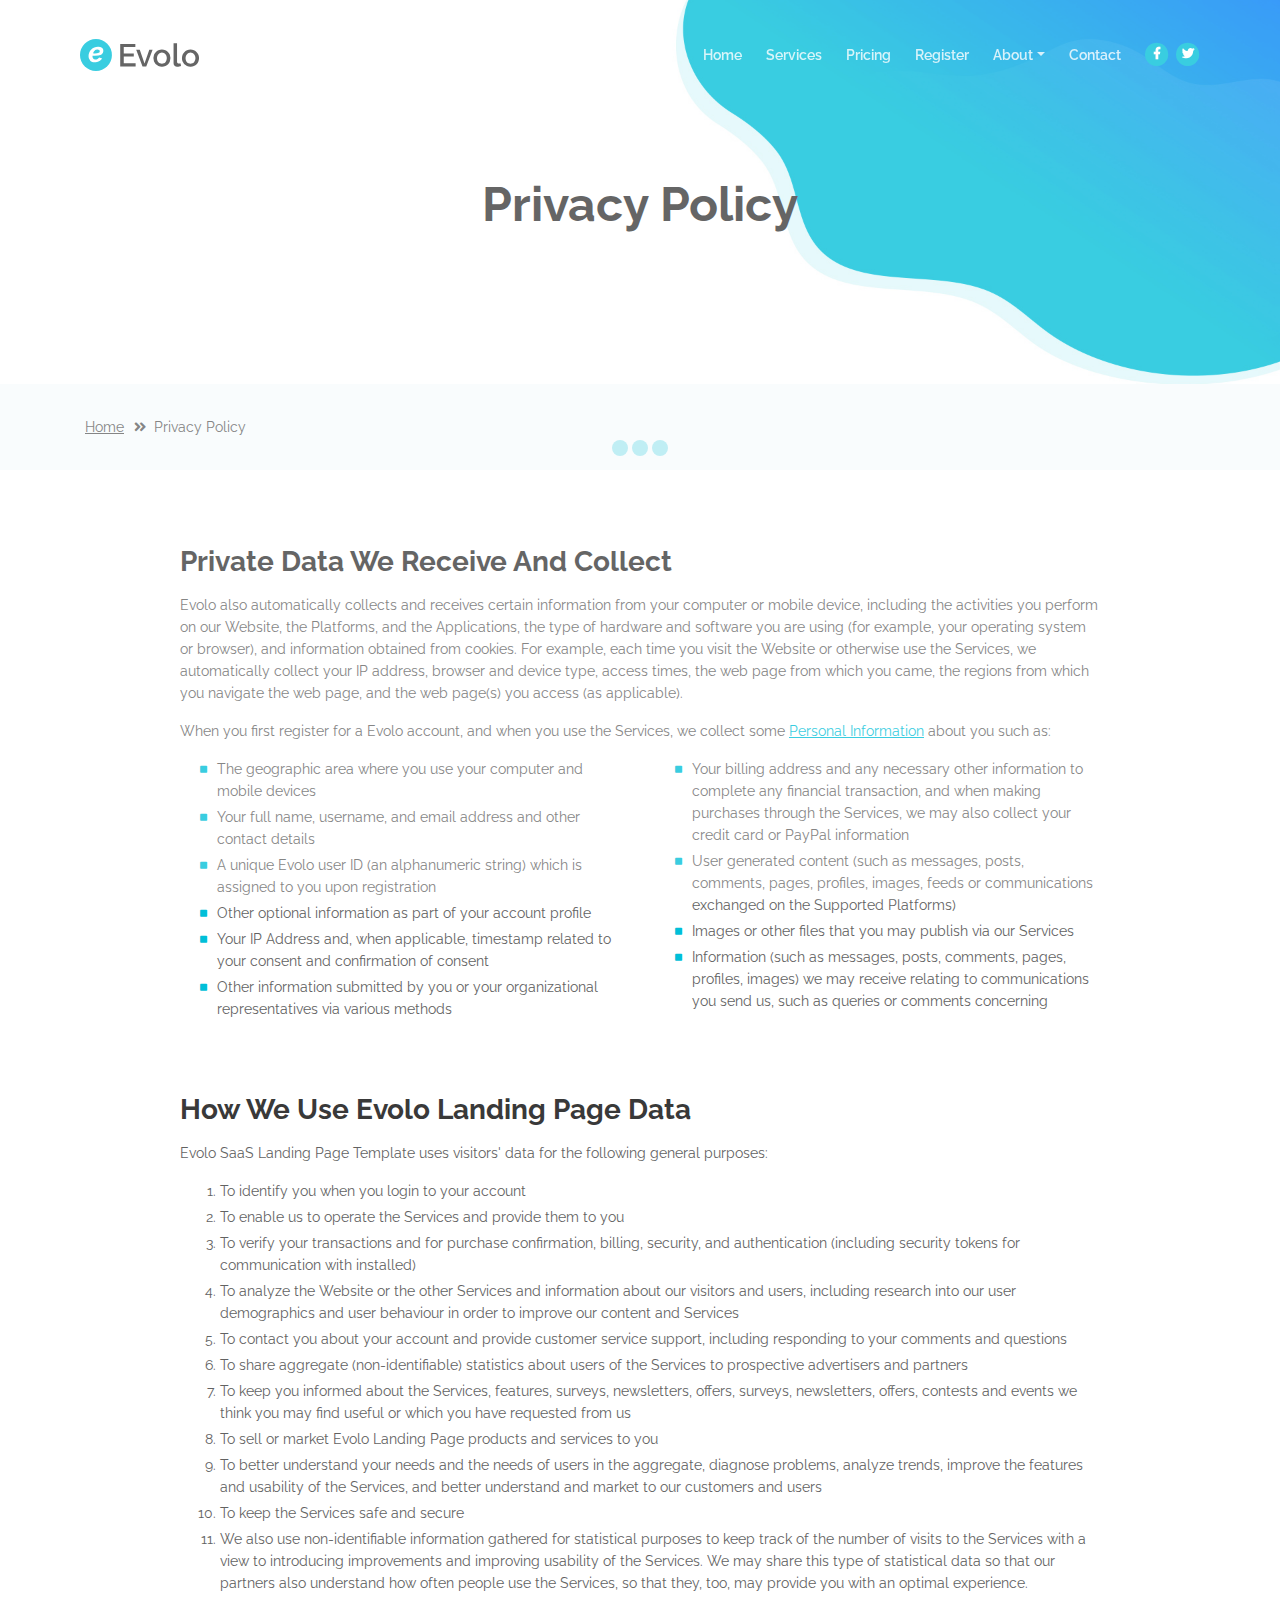
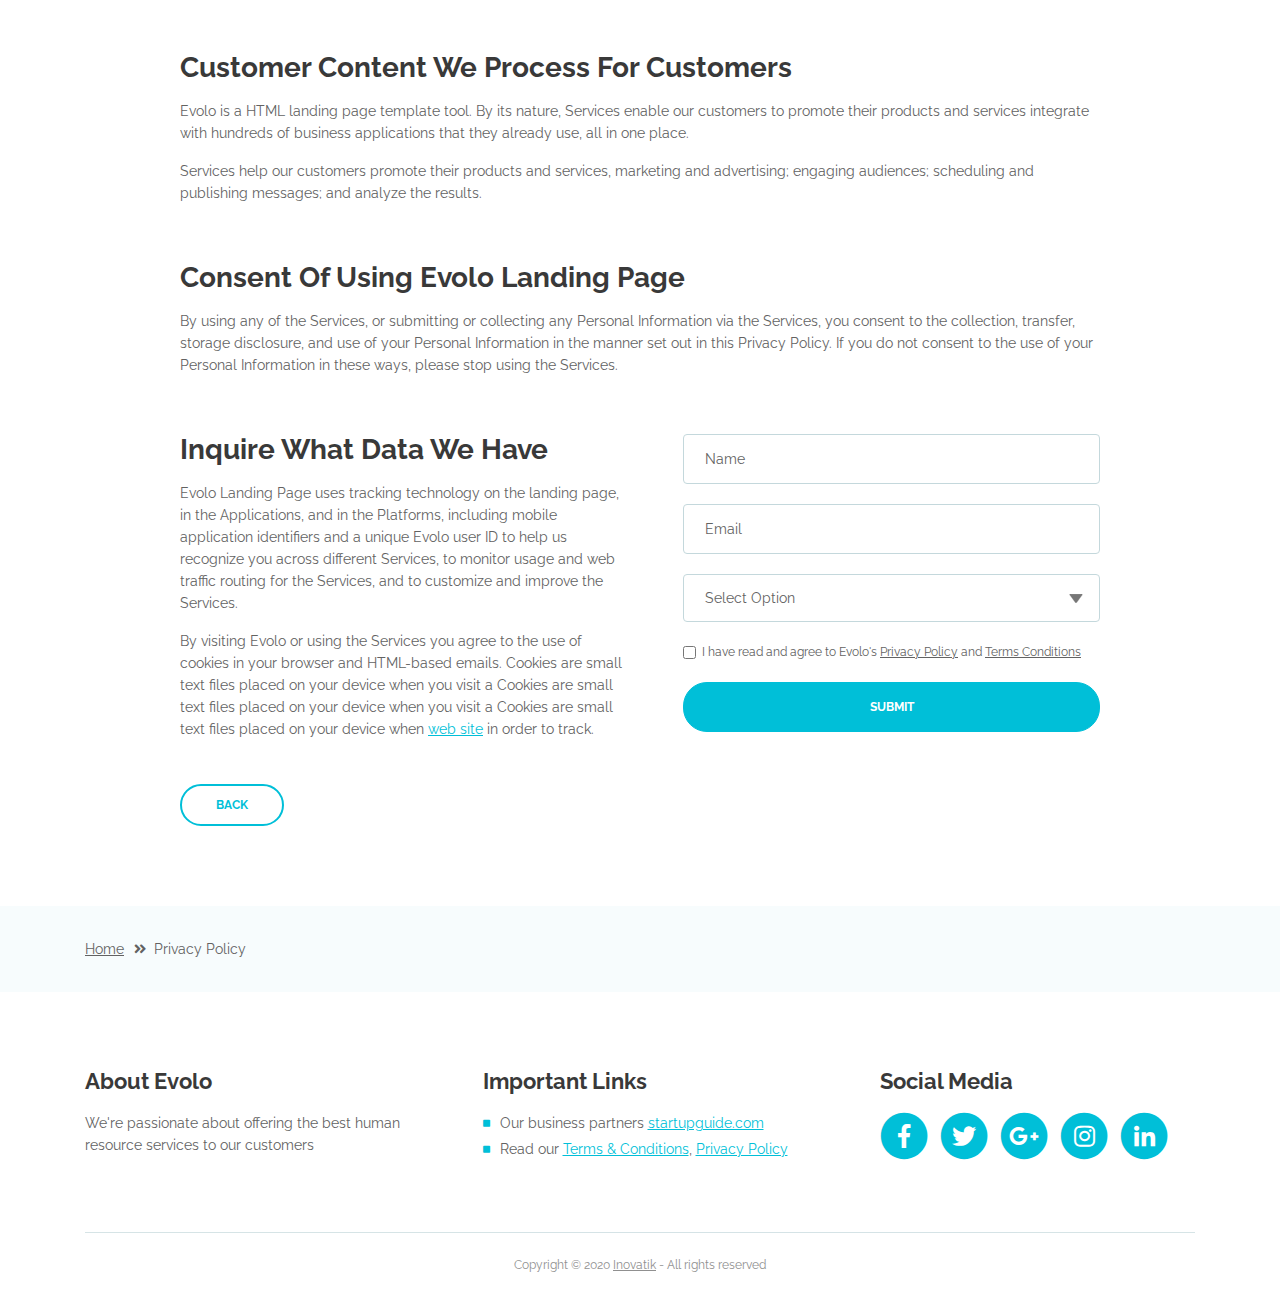
<file: Github and Git tutor/privacy-policy.html>
<!DOCTYPE html>
<html lang="en">
<head>
    <meta charset="utf-8">
    <meta name="viewport" content="width=device-width, initial-scale=1, shrink-to-fit=no">
    
    <!-- SEO Meta Tags -->
    <meta name="description" content="Create a stylish landing page for your business startup and get leads for the offered services with this HTML landing page template.">
    <meta name="author" content="Inovatik">

    <!-- OG Meta Tags to improve the way the post looks when you share the page on LinkedIn, Facebook, Google+ -->
	<meta property="og:site_name" content="" /> <!-- website name -->
	<meta property="og:site" content="" /> <!-- website link -->
	<meta property="og:title" content=""/> <!-- title shown in the actual shared post -->
	<meta property="og:description" content="" /> <!-- description shown in the actual shared post -->
	<meta property="og:image" content="" /> <!-- image link, make sure it's jpg -->
	<meta property="og:url" content="" /> <!-- where do you want your post to link to -->
	<meta property="og:type" content="article" />

    <!-- Website Title -->
    <title>Privacy Policy - Evolo - StartUp HTML Landing Page Template</title>
    
    <!-- Styles -->
    <link href="https://fonts.googleapis.com/css?family=Raleway:400,400i,600,700,700i&amp;subset=latin-ext" rel="stylesheet">
    <link href="css/bootstrap.css" rel="stylesheet">
    <link href="css/fontawesome-all.css" rel="stylesheet">
    <link href="css/swiper.css" rel="stylesheet">
	<link href="css/magnific-popup.css" rel="stylesheet">
    <link href="css/styles.css" rel="stylesheet">
	
	<!-- Favicon  -->
    <link rel="icon" href="images/favicon.png">
</head>
<body data-spy="scroll" data-target=".fixed-top">
    
    <!-- Preloader -->
	<div class="spinner-wrapper">
        <div class="spinner">
            <div class="bounce1"></div>
            <div class="bounce2"></div>
            <div class="bounce3"></div>
        </div>
    </div>
    <!-- end of preloader -->
    

    <!-- Navbar -->
    <nav class="navbar navbar-expand-lg navbar-dark navbar-custom fixed-top">
        <!-- Text Logo - Use this if you don't have a graphic logo -->
        <!-- <a class="navbar-brand logo-text page-scroll" href="index.html">Evolo</a> -->

        <!-- Image Logo -->
        <a class="navbar-brand logo-image" href="index.html"><img src="images/logo.svg" alt="alternative"></a>
        
        <!-- Mobile Menu Toggle Button -->
        <button class="navbar-toggler" type="button" data-toggle="collapse" data-target="#navbarsExampleDefault" aria-controls="navbarsExampleDefault" aria-expanded="false" aria-label="Toggle navigation">
            <span class="navbar-toggler-awesome fas fa-bars"></span>
            <span class="navbar-toggler-awesome fas fa-times"></span>
        </button>
        <!-- end of mobile menu toggle button -->

        <div class="collapse navbar-collapse" id="navbarsExampleDefault">
            <ul class="navbar-nav ml-auto">
                <li class="nav-item">
                    <a class="nav-link page-scroll" href="index.html#header">Home <span class="sr-only">(current)</span></a>
                </li>
                <li class="nav-item">
                    <a class="nav-link page-scroll" href="index.html#services">Services</a>
                </li>
                <li class="nav-item">
                    <a class="nav-link page-scroll" href="index.html#details">Pricing</a>
                </li>
                <li class="nav-item">
                    <a class="nav-link page-scroll" href="index.html#pricing">Register</a>
                </li>

                <!-- Dropdown Menu -->          
                <li class="nav-item dropdown">
                    <a class="nav-link dropdown-toggle page-scroll" href="index.html#about" id="navbarDropdown" role="button" aria-haspopup="true" aria-expanded="false">About</a>
                    <div class="dropdown-menu" aria-labelledby="navbarDropdown">
                        <a class="dropdown-item" href="terms-conditions.html"><span class="item-text">Terms Conditions</span></a>
                        <div class="dropdown-items-divide-hr"></div>
                        <a class="dropdown-item" href="privacy-policy.html"><span class="item-text">Privacy Policy</span></a>
                    </div>
                </li>
                <!-- end of dropdown menu -->

                <li class="nav-item">
                    <a class="nav-link page-scroll" href="index.html#contact">Contact</a>
                </li>
            </ul>
            <span class="nav-item social-icons">
                <span class="fa-stack">
                    <a href="#your-link">
                        <i class="fas fa-circle fa-stack-2x facebook"></i>
                        <i class="fab fa-facebook-f fa-stack-1x"></i>
                    </a>
                </span>
                <span class="fa-stack">
                    <a href="#your-link">
                        <i class="fas fa-circle fa-stack-2x twitter"></i>
                        <i class="fab fa-twitter fa-stack-1x"></i>
                    </a>
                </span>
            </span>
        </div>
    </nav> <!-- end of navbar -->
    <!-- end of navbar -->


    <!-- Header -->
    <header id="header" class="ex-header">
        <div class="container">
            <div class="row">
                <div class="col-md-12">
                    <h1>Privacy Policy</h1>
                </div> <!-- end of col -->
            </div> <!-- end of row -->
        </div> <!-- end of container -->
    </header> <!-- end of ex-header -->
    <!-- end of header -->


    <!-- Breadcrumbs -->
    <div class="ex-basic-1">
        <div class="container">
            <div class="row">
                <div class="col-lg-12">
                    <div class="breadcrumbs">
                        <a href="index.html">Home</a><i class="fa fa-angle-double-right"></i><span>Privacy Policy</span>
                    </div> <!-- end of breadcrumbs -->
                </div> <!-- end of col -->
            </div> <!-- end of row -->
        </div> <!-- end of container -->
    </div> <!-- end of ex-basic-1 -->
    <!-- end of breadcrumbs -->


    <!-- Privacy Content -->
    <div class="ex-basic-2">
        <div class="container">
            <div class="row">
                <div class="col-lg-10 offset-lg-1">
                    <div class="text-container">
                        <h3>Private Data We Receive And Collect</h3>
                        <p>Evolo also automatically collects and receives certain information from your computer or mobile device, including the activities you perform on our Website, the Platforms, and the Applications, the type of hardware and software you are using (for example, your operating system or browser), and information obtained from cookies. For example, each time you visit the Website or otherwise use the Services, we automatically collect your IP address, browser and device type, access times, the web page from which you came, the regions from which you navigate the web page, and the web page(s) you access (as applicable).</p>
                        <p>When you first register for a Evolo account, and when you use the Services, we collect some <a class="turquoise" href="#your-link">Personal Information</a> about you such as:</p>
                        <div class="row">
                            <div class="col-md-6">
                                <ul class="list-unstyled li-space-lg indent">
                                    <li class="media">
                                        <i class="fas fa-square"></i>
                                        <div class="media-body">The geographic area where you use your computer and mobile devices</div>
                                    </li>
                                    <li class="media">
                                        <i class="fas fa-square"></i>
                                        <div class="media-body">Your full name, username, and email address and other contact details</div>
                                    </li>
                                    <li class="media">
                                        <i class="fas fa-square"></i>
                                        <div class="media-body">A unique Evolo user ID (an alphanumeric string) which is assigned to you upon registration</div>
                                    </li>
                                    <li class="media">
                                        <i class="fas fa-square"></i>
                                        <div class="media-body">Other optional information as part of your account profile</div>
                                    </li>
                                    <li class="media">
                                        <i class="fas fa-square"></i>
                                        <div class="media-body">Your IP Address and, when applicable, timestamp related to your consent and confirmation of consent</div>
                                    </li>
                                    <li class="media">
                                        <i class="fas fa-square"></i>
                                        <div class="media-body">Other information submitted by you or your organizational representatives via various methods</div>
                                    </li>
                                </ul>
                            </div> <!-- end of col -->

                            <div class="col-md-6">
                                <ul class="list-unstyled li-space-lg indent">
                                    <li class="media">
                                        <i class="fas fa-square"></i>
                                        <div class="media-body">Your billing address and any necessary other information to complete any financial transaction, and when making purchases through the Services, we may also collect your credit card or PayPal information</div>
                                    </li>
                                    <li class="media">
                                        <i class="fas fa-square"></i>
                                        <div class="media-body">User generated content (such as messages, posts, comments, pages, profiles, images, feeds or communications exchanged on the Supported Platforms)</div>
                                    </li>
                                    <li class="media">
                                        <i class="fas fa-square"></i>
                                        <div class="media-body">Images or other files that you may publish via our Services</div>
                                    </li>
                                    <li class="media">
                                        <i class="fas fa-square"></i>
                                        <div class="media-body">Information (such as messages, posts, comments, pages, profiles, images) we may receive relating to communications you send us, such as queries or comments concerning</div>
                                    </li>
                                </ul>
                            </div> <!-- end of col -->
                        </div> <!-- end of row -->
                    </div> <!-- end of text-container-->
                    
                    <div class="text-container">
                        <h3>How We Use Evolo Landing Page Data</h3>
                        <p>Evolo SaaS Landing Page Template uses visitors' data for the following general purposes:</p>
                        <ol class="li-space-lg">
                            <li>To identify you when you login to your account</li>
                            <li>To enable us to operate the Services and provide them to you</li>
                            <li>To verify your transactions and for purchase confirmation, billing, security, and authentication (including security tokens for communication with installed)</li>
                            <li>To analyze the Website or the other Services and information about our visitors and users, including research into our user demographics and user behaviour in order to improve our content and Services</li>
                            <li>To contact you about your account and provide customer service support, including responding to your comments and questions</li>
                            <li>To share aggregate (non-identifiable) statistics about users of the Services to prospective advertisers and partners</li>
                            <li>To keep you informed about the Services, features, surveys, newsletters, offers, surveys, newsletters, offers, contests and events we think you may find useful or which you have requested from us</li>
                            <li>To sell or market Evolo Landing Page products and services to you</li>
                            <li>To better understand your needs and the needs of users in the aggregate, diagnose problems, analyze trends, improve the features and usability of the Services, and better understand and market to our customers and users</li>
                            <li>To keep the Services safe and secure</li>
                            <li>We also use non-identifiable information gathered for statistical purposes to keep track of the number of visits to the Services with a view to introducing improvements and improving usability of the Services. We may share this type of statistical data so that our partners also understand how often people use the Services, so that they, too, may provide you with an optimal experience.</li>
                        </ol>
                    </div> <!-- end of text-container -->

                    <div class="text-container">
                        <h3>Customer Content We Process For Customers</h3>
                        <p>Evolo is a HTML landing page template tool. By its nature, Services enable our customers to promote their products and services integrate with hundreds of business applications that they already use, all in one place.</p>
                        <p>Services help our customers promote their products and services, marketing and advertising; engaging audiences; scheduling and publishing messages; and analyze the results.</p>
                    </div> <!-- end of text container -->

                    <div class="text-container">
                        <h3>Consent Of Using Evolo Landing Page</h3>
					    <p class="mb-5">By using any of the Services, or submitting or collecting any Personal Information via the Services, you consent to the collection, transfer, storage disclosure, and use of your Personal Information in the manner set out in this Privacy Policy. If you do not consent to the use of your Personal Information in these ways, please stop using the Services.</p>
                    </div> <!-- end of text-container -->
                                       
                    <div class="row">
                        <div class="col-md-6">
                            <div class="text-container last">
                                <h3>Inquire What Data We Have</h3>
                                <p>Evolo Landing Page uses tracking technology on the landing page, in the Applications, and in the Platforms, including mobile application identifiers and a unique Evolo user ID to help us recognize you across different Services, to monitor usage and web traffic routing for the Services, and to customize and improve the Services.</p>
                                <p> By visiting Evolo or using the Services you agree to the use of cookies in your browser and HTML-based emails. Cookies are small text files placed on your device when you visit a Cookies are small text files placed on your device when you visit a Cookies are small text files placed on your device when <a class="turquoise" href="#your-link">web site</a> in order to track.</p>
                            </div> <!-- end of text container -->
                        </div> <!-- end of col-->
                        <div class="col-md-6">

                            <!-- Privacy Form -->
                            <div class="form-container">
                                <form id="privacyForm" data-toggle="validator" data-focus="false">
                                    <div class="form-group">
                                        <input type="text" class="form-control-input" id="pname" required>
                                        <label class="label-control" for="pname">Name</label>
                                        <div class="help-block with-errors"></div>
                                    </div>
                                    <div class="form-group">
                                        <input type="email" class="form-control-input" id="pemail" required>
                                        <label class="label-control" for="pemail">Email</label>
                                        <div class="help-block with-errors"></div>
                                    </div>
                                    <div class="form-group">
                                        <select class="form-control-select" id="pselect" required>
                                            <option class="select-option" value="" disabled selected>Select Option</option>
                                            <option class="select-option" value="Delete data">Delete my data</option>
                                            <option class="select-option" value="Show me data">Show me my data</option>
                                        </select>
                                        <div class="help-block with-errors"></div>
                                    </div>
                                    <div class="form-group checkbox">
                                        <input type="checkbox" id="pterms" value="Agreed-to-Terms" required>I have read and agree to Evolo's <a href="privacy-policy.html">Privacy Policy</a> and <a href="terms-conditions.html">Terms Conditions</a>
                                        <div class="help-block with-errors"></div>
                                    </div>
                                    <div class="form-group">
                                        <button type="submit" class="form-control-submit-button">SUBMIT</button>
                                    </div>
                                    <div class="form-message">
                                        <div id="pmsgSubmit" class="h3 text-center hidden"></div>
                                    </div>
                                </form>
                            </div> <!-- end of form container -->
                            <!-- end of privacy form -->

                        </div> <!-- end of col--> 
                    </div> <!-- end of row -->
                    <a class="btn-outline-reg back" href="index.html">BACK</a>
                </div> <!-- end of col-->
            </div> <!-- end of row -->
        </div> <!-- end of container -->
    </div> <!-- end of ex-basic-2 -->
    <!-- end of privacy content -->


    <!-- Breadcrumbs -->
    <div class="ex-basic-1">
        <div class="container">
            <div class="row">
                <div class="col-lg-12">
                    <div class="breadcrumbs">
                        <a href="index.html">Home</a><i class="fa fa-angle-double-right"></i><span>Privacy Policy</span>
                    </div> <!-- end of breadcrumbs -->
                </div> <!-- end of col -->
            </div> <!-- end of row -->
        </div> <!-- end of container -->
    </div> <!-- end of ex-basic-1 -->
    <!-- end of breadcrumbs -->

    
    <!-- Footer -->
    <div class="footer">
        <div class="container">
            <div class="row">
                <div class="col-md-4">
                    <div class="footer-col">
                        <h4>About Evolo</h4>
                        <p>We're passionate about offering the best human resource services to our customers</p>
                    </div>
                </div> <!-- end of col -->
                <div class="col-md-4">
                    <div class="footer-col middle">
                        <h4>Important Links</h4>
                        <ul class="list-unstyled li-space-lg">
                            <li class="media">
                                <i class="fas fa-square"></i>
                                <div class="media-body">Our business partners <a class="turquoise" href="#your-link">startupguide.com</a></div>
                            </li>
                            <li class="media">
                                <i class="fas fa-square"></i>
                                <div class="media-body">Read our <a class="turquoise" href="terms-conditions.html">Terms & Conditions</a>, <a class="turquoise" href="privacy-policy.html">Privacy Policy</a></div>
                            </li>
                        </ul>
                    </div>
                </div> <!-- end of col -->
                <div class="col-md-4">
                    <div class="footer-col last">
                        <h4>Social Media</h4>
                        <span class="fa-stack fa-lg">
                            <a href="#your-link">
                                <i class="fas fa-circle fa-stack-2x"></i>
                                <i class="fab fa-facebook-f fa-stack-1x"></i>
                            </a>
                        </span>
                        <span class="fa-stack fa-lg">
                            <a href="#your-link">
                                <i class="fas fa-circle fa-stack-2x"></i>
                                <i class="fab fa-twitter fa-stack-1x"></i>
                            </a>
                        </span>
                        <span class="fa-stack fa-lg">
                            <a href="#your-link">
                                <i class="fas fa-circle fa-stack-2x"></i>
                                <i class="fab fa-google-plus-g fa-stack-1x"></i>
                            </a>
                        </span>
                        <span class="fa-stack fa-lg">
                            <a href="#your-link">
                                <i class="fas fa-circle fa-stack-2x"></i>
                                <i class="fab fa-instagram fa-stack-1x"></i>
                            </a>
                        </span>
                        <span class="fa-stack fa-lg">
                            <a href="#your-link">
                                <i class="fas fa-circle fa-stack-2x"></i>
                                <i class="fab fa-linkedin-in fa-stack-1x"></i>
                            </a>
                        </span>
                    </div> 
                </div> <!-- end of col -->
            </div> <!-- end of row -->
        </div> <!-- end of container -->
    </div> <!-- end of footer -->  
    <!-- end of footer -->


    <!-- Copyright -->
    <div class="copyright">
        <div class="container">
            <div class="row">
                <div class="col-lg-12">
                    <p class="p-small">Copyright © 2020 <a href="https://inovatik.com">Inovatik</a> - All rights reserved</p>
                </div> <!-- end of col -->
            </div> <!-- enf of row -->
        </div> <!-- end of container -->
    </div> <!-- end of copyright --> 
    <!-- end of copyright -->

	
    <!-- Scripts -->
    <script src="js/jquery.min.js"></script> <!-- jQuery for Bootstrap's JavaScript plugins -->
    <script src="js/popper.min.js"></script> <!-- Popper tooltip library for Bootstrap -->
    <script src="js/bootstrap.min.js"></script> <!-- Bootstrap framework -->
    <script src="js/jquery.easing.min.js"></script> <!-- jQuery Easing for smooth scrolling between anchors -->
    <script src="js/swiper.min.js"></script> <!-- Swiper for image and text sliders -->
    <script src="js/jquery.magnific-popup.js"></script> <!-- Magnific Popup for lightboxes -->
    <script src="js/validator.min.js"></script> <!-- Validator.js - Bootstrap plugin that validates forms -->
    <script src="js/scripts.js"></script> <!-- Custom scripts -->
    
</body>
</html>
</file>
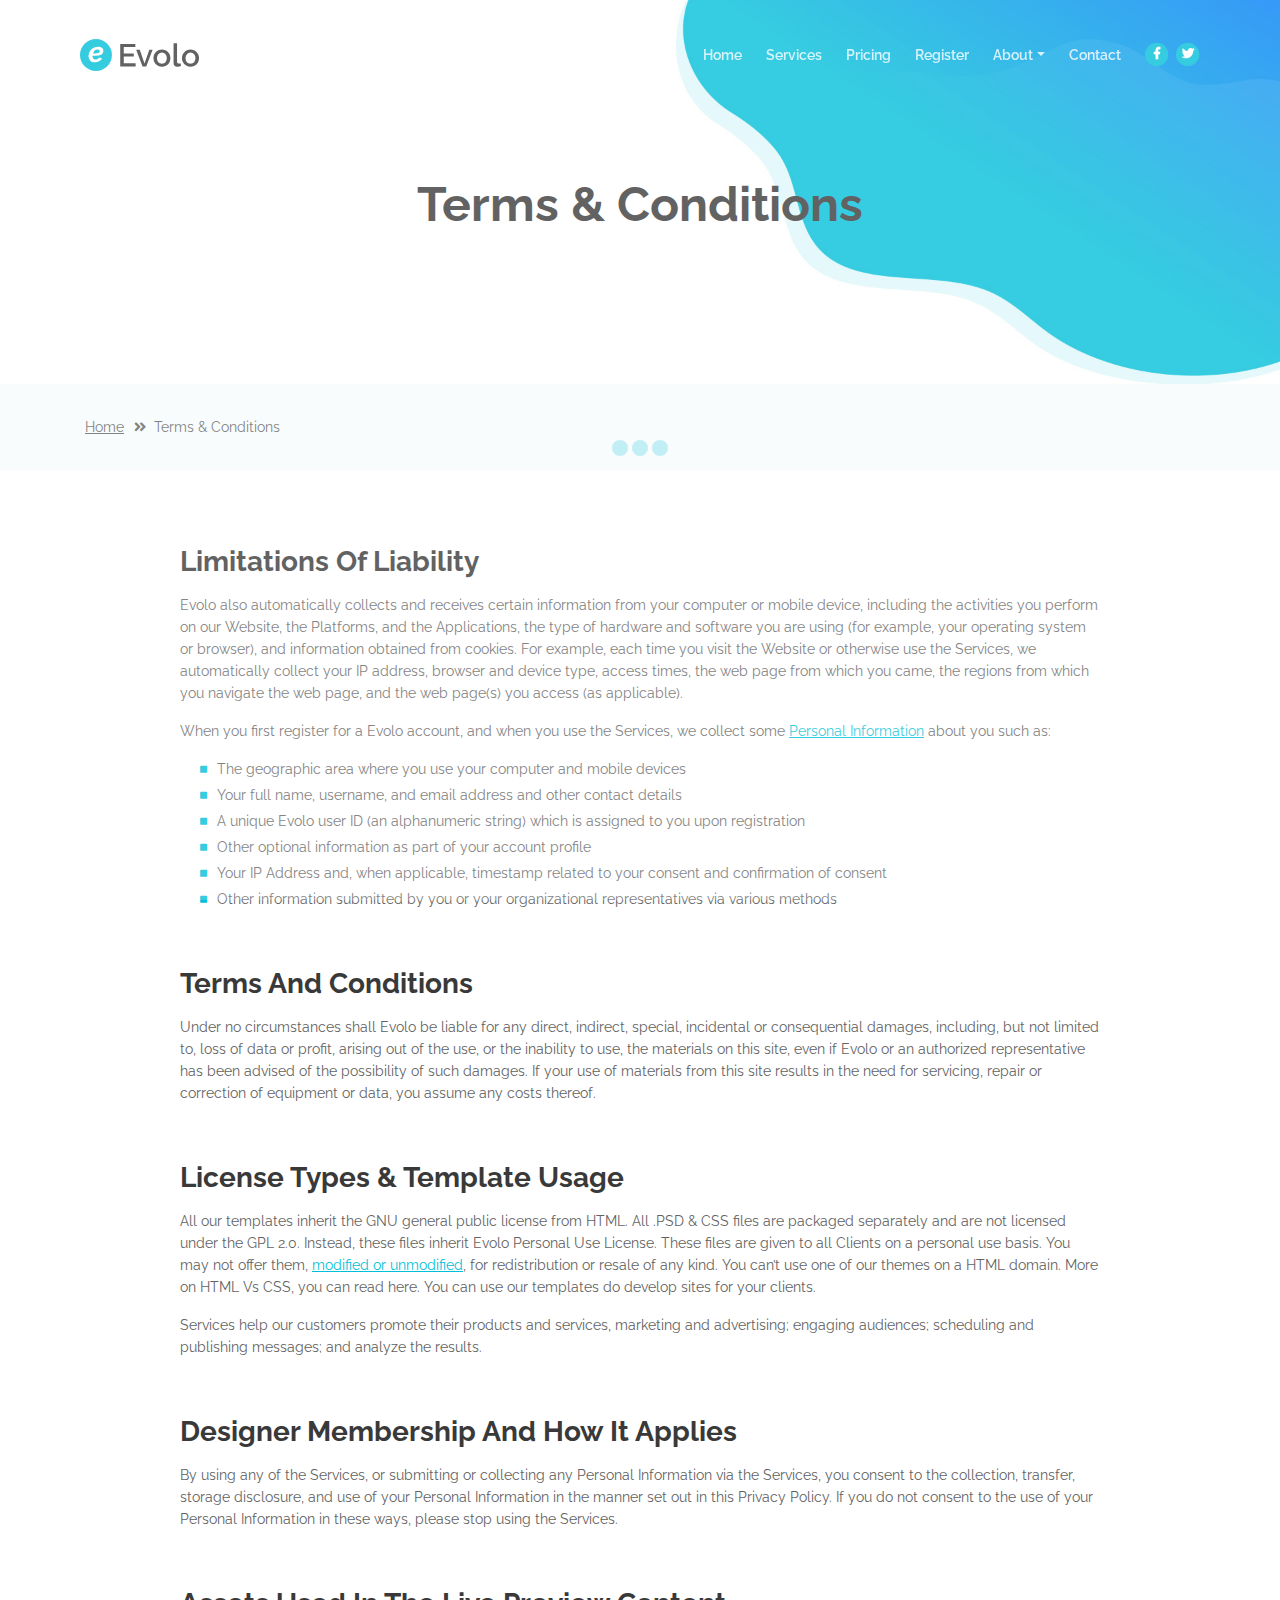
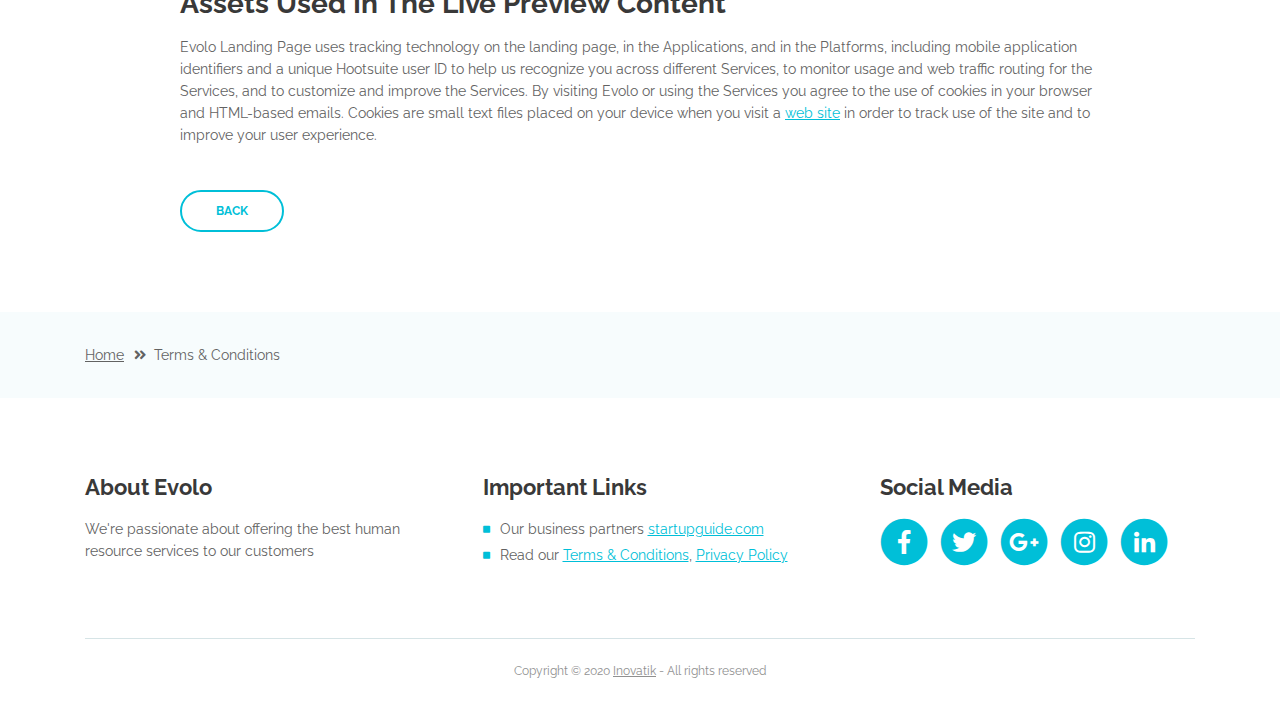
<file: Github and Git tutor/terms-conditions.html>
<!DOCTYPE html>
<html lang="en">
<head>
    <meta charset="utf-8">
    <meta name="viewport" content="width=device-width, initial-scale=1, shrink-to-fit=no">
    
    <!-- SEO Meta Tags -->
    <meta name="description" content="Create a stylish landing page for your business startup and get leads for the offered services with this HTML landing page template.">
    <meta name="author" content="Inovatik">

    <!-- OG Meta Tags to improve the way the post looks when you share the page on LinkedIn, Facebook, Google+ -->
	<meta property="og:site_name" content="" /> <!-- website name -->
	<meta property="og:site" content="" /> <!-- website link -->
	<meta property="og:title" content=""/> <!-- title shown in the actual shared post -->
	<meta property="og:description" content="" /> <!-- description shown in the actual shared post -->
	<meta property="og:image" content="" /> <!-- image link, make sure it's jpg -->
	<meta property="og:url" content="" /> <!-- where do you want your post to link to -->
	<meta property="og:type" content="article" />

    <!-- Website Title -->
    <title>Terms Conditions - Evolo - StartUp HTML Landing Page Template</title>
    
    <!-- Styles -->
    <link href="https://fonts.googleapis.com/css?family=Raleway:400,400i,600,700,700i&amp;subset=latin-ext" rel="stylesheet">
    <link href="css/bootstrap.css" rel="stylesheet">
    <link href="css/fontawesome-all.css" rel="stylesheet">
    <link href="css/swiper.css" rel="stylesheet">
	<link href="css/magnific-popup.css" rel="stylesheet">
	<link href="css/styles.css" rel="stylesheet">
	
	<!-- Favicon  -->
    <link rel="icon" href="images/favicon.png">
</head>
<body data-spy="scroll" data-target=".fixed-top">
    
    <!-- Preloader -->
	<div class="spinner-wrapper">
        <div class="spinner">
            <div class="bounce1"></div>
            <div class="bounce2"></div>
            <div class="bounce3"></div>
        </div>
    </div>
    <!-- end of preloader -->
    

    <!-- Navbar -->
    <nav class="navbar navbar-expand-lg navbar-dark navbar-custom fixed-top">
        <!-- Text Logo - Use this if you don't have a graphic logo -->
        <!-- <a class="navbar-brand logo-text page-scroll" href="index.html">Evolo</a> -->

        <!-- Image Logo -->
        <a class="navbar-brand logo-image" href="index.html"><img src="images/logo.svg" alt="alternative"></a>
        
        <!-- Mobile Menu Toggle Button -->
        <button class="navbar-toggler" type="button" data-toggle="collapse" data-target="#navbarsExampleDefault" aria-controls="navbarsExampleDefault" aria-expanded="false" aria-label="Toggle navigation">
            <span class="navbar-toggler-awesome fas fa-bars"></span>
            <span class="navbar-toggler-awesome fas fa-times"></span>
        </button>
        <!-- end of mobile menu toggle button -->

        <div class="collapse navbar-collapse" id="navbarsExampleDefault">
            <ul class="navbar-nav ml-auto">
                <li class="nav-item">
                    <a class="nav-link page-scroll" href="index.html#header">Home <span class="sr-only">(current)</span></a>
                </li>
                <li class="nav-item">
                    <a class="nav-link page-scroll" href="index.html#services">Services</a>
                </li>
                <li class="nav-item">
                    <a class="nav-link page-scroll" href="index.html#details">Pricing</a>
                </li>
                <li class="nav-item">
                    <a class="nav-link page-scroll" href="index.html#pricing">Register</a>
                </li>

                <!-- Dropdown Menu -->          
                <li class="nav-item dropdown">
                    <a class="nav-link dropdown-toggle page-scroll" href="index.html#about" id="navbarDropdown" role="button" aria-haspopup="true" aria-expanded="false">About</a>
                    <div class="dropdown-menu" aria-labelledby="navbarDropdown">
                        <a class="dropdown-item" href="terms-conditions.html"><span class="item-text">Terms Conditions</span></a>
                        <div class="dropdown-items-divide-hr"></div>
                        <a class="dropdown-item" href="privacy-policy.html"><span class="item-text">Privacy Policy</span></a>
                    </div>
                </li>
                <!-- end of dropdown menu -->

                <li class="nav-item">
                    <a class="nav-link page-scroll" href="index.html#contact">Contact</a>
                </li>
            </ul>
            <span class="nav-item social-icons">
                <span class="fa-stack">
                    <a href="#your-link">
                        <i class="fas fa-circle fa-stack-2x facebook"></i>
                        <i class="fab fa-facebook-f fa-stack-1x"></i>
                    </a>
                </span>
                <span class="fa-stack">
                    <a href="#your-link">
                        <i class="fas fa-circle fa-stack-2x twitter"></i>
                        <i class="fab fa-twitter fa-stack-1x"></i>
                    </a>
                </span>
            </span>
        </div>
    </nav> <!-- end of navbar -->
    <!-- end of navbar -->


    <!-- Header -->
    <header id="header" class="ex-header">
        <div class="container">
            <div class="row">
                <div class="col-lg-12">
                    <h1>Terms & Conditions</h1>
                </div> <!-- end of col -->
            </div> <!-- end of row -->
        </div> <!-- end of container -->
    </header> <!-- end of ex-header -->
    <!-- end of header -->


    <!-- Breadcrumbs -->
    <div class="ex-basic-1">
        <div class="container">
            <div class="row">
                <div class="col-lg-12">
                    <div class="breadcrumbs">
                        <a href="index.html">Home</a><i class="fa fa-angle-double-right"></i><span>Terms & Conditions</span>
                    </div> <!-- end of breadcrumbs -->
                </div> <!-- end of col -->
            </div> <!-- end of row -->
        </div> <!-- end of container -->
    </div> <!-- end of ex-basic-1 -->
    <!-- end of breadcrumbs -->


    <!-- Terms Content -->
    <div class="ex-basic-2">
        <div class="container">
            <div class="row">
                <div class="col-lg-10 offset-lg-1">
                    <div class="text-container">
                        <h3>Limitations Of Liability</h3>
                        <p>Evolo also automatically collects and receives certain information from your computer or mobile device, including the activities you perform on our Website, the Platforms, and the Applications, the type of hardware and software you are using (for example, your operating system or browser), and information obtained from cookies. For example, each time you visit the Website or otherwise use the Services, we automatically collect your IP address, browser and device type, access times, the web page from which you came, the regions from which you navigate the web page, and the web page(s) you access (as applicable).</p>
                        <p>When you first register for a Evolo account, and when you use the Services, we collect some <a class="turquoise" href="#your-link">Personal Information</a> about you such as:</p>
                        <ul class="list-unstyled li-space-lg indent">
                            <li class="media">
                                <i class="fas fa-square"></i>
                                <div class="media-body">The geographic area where you use your computer and mobile devices</div>
                            </li>
                            <li class="media">
                                <i class="fas fa-square"></i>
                                <div class="media-body">Your full name, username, and email address and other contact details</div>
                            </li>
                            <li class="media">
                                <i class="fas fa-square"></i>
                                <div class="media-body">A unique Evolo user ID (an alphanumeric string) which is assigned to you upon registration</div>
                            </li>
                            <li class="media">
                                <i class="fas fa-square"></i>
                                <div class="media-body">Other optional information as part of your account profile</div>
                            </li>
                            <li class="media">
                                <i class="fas fa-square"></i>
                                <div class="media-body">Your IP Address and, when applicable, timestamp related to your consent and confirmation of consent</div>
                            </li>
                            <li class="media">
                                <i class="fas fa-square"></i>
                                <div class="media-body">Other information submitted by you or your organizational representatives via various methods</div>
                            </li>
                        </ul>
                    </div> <!-- end of text-container -->
                    
                    <div class="text-container">
                        <h3>Terms And Conditions</h3>
                        <p>Under no circumstances shall Evolo be liable for any direct, indirect, special, incidental or consequential damages, including, but not limited to, loss of data or profit, arising out of the use, or the inability to use, the materials on this site, even if Evolo or an authorized representative has been advised of the possibility of such damages. If your use of materials from this site results in the need for servicing, repair or correction of equipment or data, you assume any costs thereof.</p>
                    </div> <!-- end of text-container -->

                    <div class="text-container">
                        <h3>License Types & Template Usage</h3>
                        <p>All our templates inherit the GNU general public license from HTML. All .PSD & CSS files are packaged separately and are not licensed under the GPL 2.0. Instead, these files inherit Evolo Personal Use License. These files are given to all Clients on a personal use basis. You may not offer them, <a class="turquoise" href="#your-link">modified or unmodified</a>, for redistribution or resale of any kind. You can’t use one of our themes on a HTML domain. More on HTML Vs CSS, you can read here. You can use our templates do develop sites for your clients.</p>
                        <p>Services help our customers promote their products and services, marketing and advertising; engaging audiences; scheduling and publishing messages; and analyze the results.</p>
                    </div> <!-- end of text-container -->

                    <div class="text-container">
                        <h3>Designer Membership And How It Applies</h3>
                        <p>By using any of the Services, or submitting or collecting any Personal Information via the Services, you consent to the collection, transfer, storage disclosure, and use of your Personal Information in the manner set out in this Privacy Policy. If you do not consent to the use of your Personal Information in these ways, please stop using the Services.</p>
                    </div> <!-- end of text-container -->
                    
                    <div class="text-container last">
                        <h3>Assets Used In The Live Preview Content</h3>
                        <p>Evolo Landing Page uses tracking technology on the landing page, in the Applications, and in the Platforms, including mobile application identifiers and a unique Hootsuite user ID to help us recognize you across different Services, to monitor usage and web traffic routing for the Services, and to customize and improve the Services. By visiting Evolo or using the Services you agree to the use of cookies in your browser and HTML-based emails. Cookies are small text files placed on your device when you visit a <a class="turquoise" href="#your-link">web site</a> in order to track use of the site and to improve your user experience.</p>
                        <a class="btn-outline-reg" href="index.html">BACK</a>
                    </div> <!-- end of text-container -->
                </div>
            </div> <!-- end of row -->
        </div> <!-- end of container -->
    </div> <!-- end of ex-basic -->
    <!-- end of terms content -->

    
    <!-- Breadcrumbs -->
    <div class="ex-basic-1">
        <div class="container">
            <div class="row">
                <div class="col-lg-12">
                    <div class="breadcrumbs">
                        <a href="index.html">Home</a><i class="fa fa-angle-double-right"></i><span>Terms & Conditions</span>
                    </div> <!-- end of breadcrumbs -->
                </div> <!-- end of col -->
            </div> <!-- end of row -->
        </div> <!-- end of container -->
    </div> <!-- end of ex-basic-1 -->
    <!-- end of breadcrumbs -->


    <!-- Footer -->
    <div class="footer">
        <div class="container">
            <div class="row">
                <div class="col-md-4">
                    <div class="footer-col">
                        <h4>About Evolo</h4>
                        <p>We're passionate about offering the best human resource services to our customers</p>
                    </div>
                </div> <!-- end of col -->
                <div class="col-md-4">
                    <div class="footer-col middle">
                        <h4>Important Links</h4>
                        <ul class="list-unstyled li-space-lg">
                            <li class="media">
                                <i class="fas fa-square"></i>
                                <div class="media-body">Our business partners <a class="turquoise" href="#your-link">startupguide.com</a></div>
                            </li>
                            <li class="media">
                                <i class="fas fa-square"></i>
                                <div class="media-body">Read our <a class="turquoise" href="terms-conditions.html">Terms & Conditions</a>, <a class="turquoise" href="privacy-policy.html">Privacy Policy</a></div>
                            </li>
                        </ul>
                    </div>
                </div> <!-- end of col -->
                <div class="col-md-4">
                    <div class="footer-col last">
                        <h4>Social Media</h4>
                        <span class="fa-stack fa-lg">
                            <a href="#your-link">
                                <i class="fas fa-circle fa-stack-2x"></i>
                                <i class="fab fa-facebook-f fa-stack-1x"></i>
                            </a>
                        </span>
                        <span class="fa-stack fa-lg">
                            <a href="#your-link">
                                <i class="fas fa-circle fa-stack-2x"></i>
                                <i class="fab fa-twitter fa-stack-1x"></i>
                            </a>
                        </span>
                        <span class="fa-stack fa-lg">
                            <a href="#your-link">
                                <i class="fas fa-circle fa-stack-2x"></i>
                                <i class="fab fa-google-plus-g fa-stack-1x"></i>
                            </a>
                        </span>
                        <span class="fa-stack fa-lg">
                            <a href="#your-link">
                                <i class="fas fa-circle fa-stack-2x"></i>
                                <i class="fab fa-instagram fa-stack-1x"></i>
                            </a>
                        </span>
                        <span class="fa-stack fa-lg">
                            <a href="#your-link">
                                <i class="fas fa-circle fa-stack-2x"></i>
                                <i class="fab fa-linkedin-in fa-stack-1x"></i>
                            </a>
                        </span>
                    </div> 
                </div> <!-- end of col -->
            </div> <!-- end of row -->
        </div> <!-- end of container -->
    </div> <!-- end of footer -->  
    <!-- end of footer -->


    <!-- Copyright -->
    <div class="copyright">
        <div class="container">
            <div class="row">
                <div class="col-lg-12">
                    <p class="p-small">Copyright © 2020 <a href="https://inovatik.com">Inovatik</a> - All rights reserved</p>
                </div> <!-- end of col -->
            </div> <!-- enf of row -->
        </div> <!-- end of container -->
    </div> <!-- end of copyright --> 
    <!-- end of copyright -->

	
    <!-- Scripts -->
    <script src="js/jquery.min.js"></script> <!-- jQuery for Bootstrap's JavaScript plugins -->
    <script src="js/popper.min.js"></script> <!-- Popper tooltip library for Bootstrap -->
    <script src="js/bootstrap.min.js"></script> <!-- Bootstrap framework -->
    <script src="js/jquery.easing.min.js"></script> <!-- jQuery Easing for smooth scrolling between anchors -->
    <script src="js/swiper.min.js"></script> <!-- Swiper for image and text sliders -->
    <script src="js/jquery.magnific-popup.js"></script> <!-- Magnific Popup for lightboxes -->
    <script src="js/validator.min.js"></script> <!-- Validator.js - Bootstrap plugin that validates forms -->
    <script src="js/scripts.js"></script> <!-- Custom scripts -->
</body>
</html>
</file>
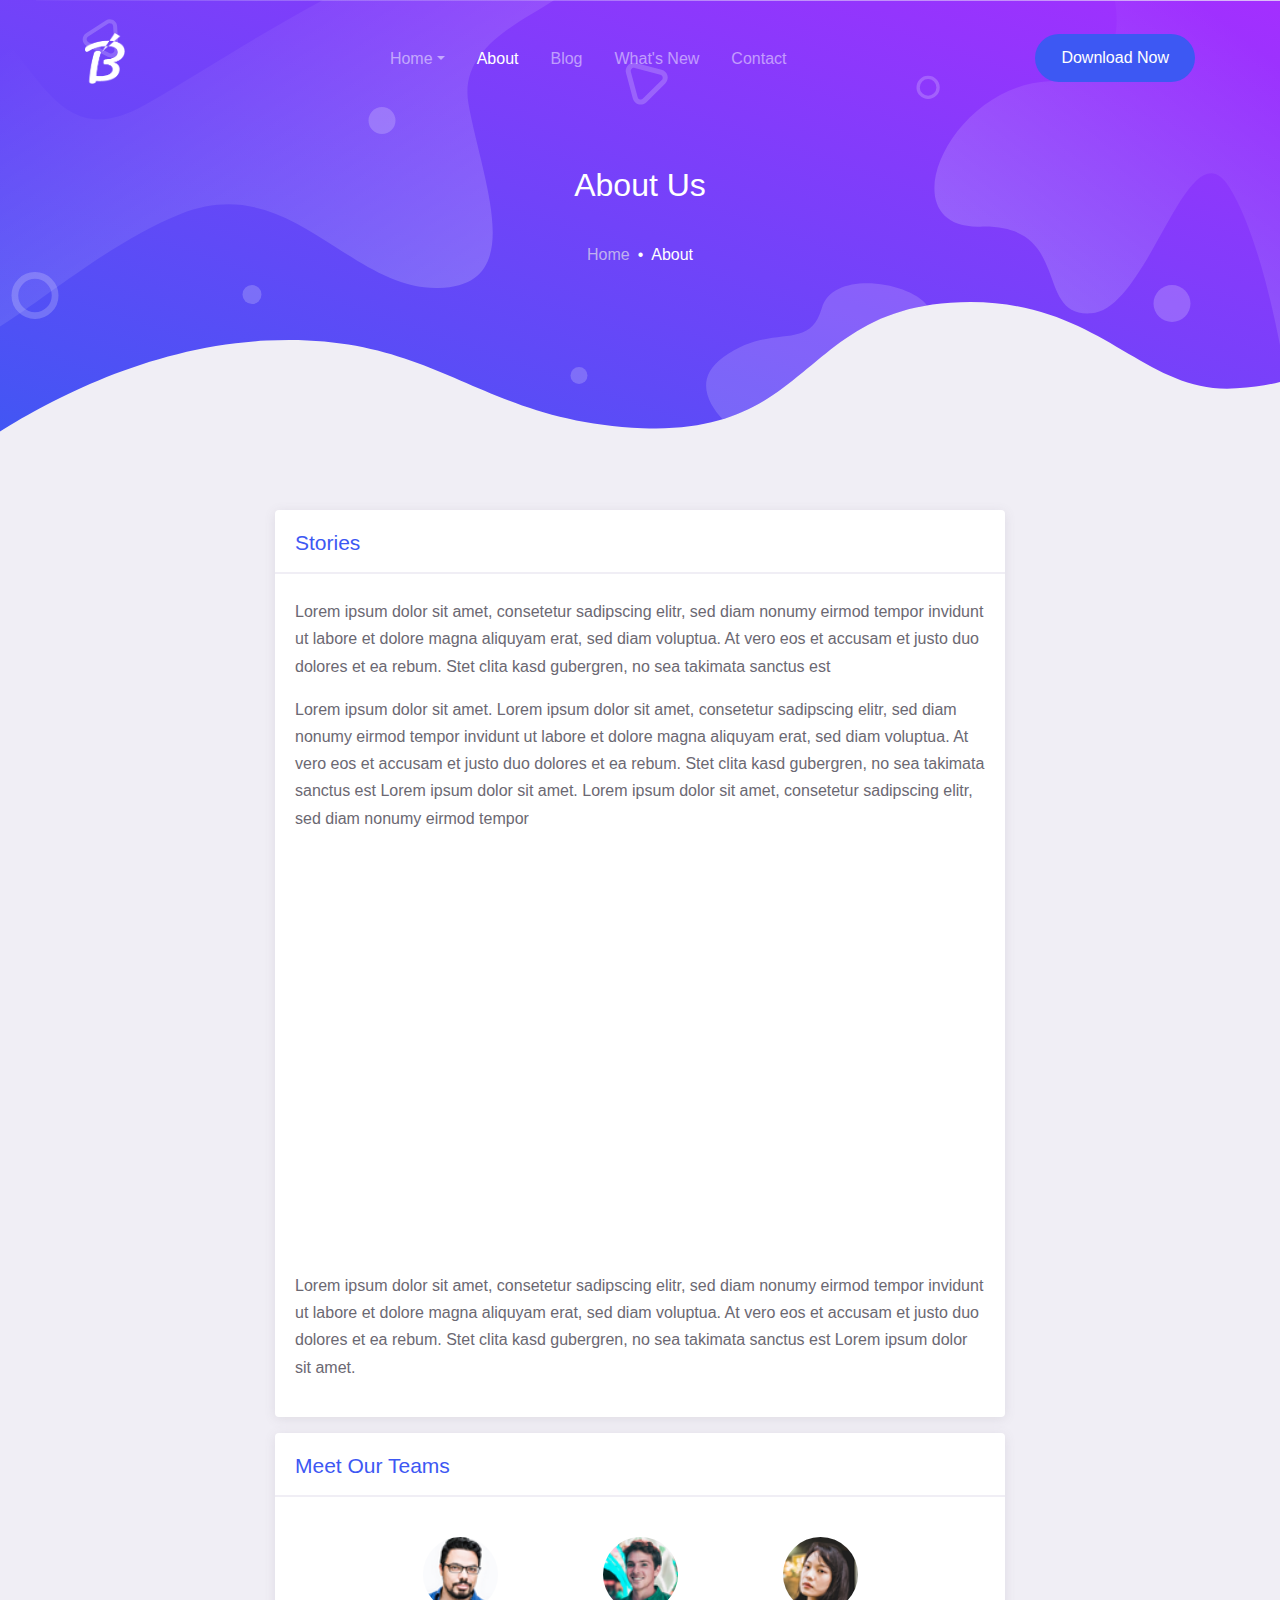
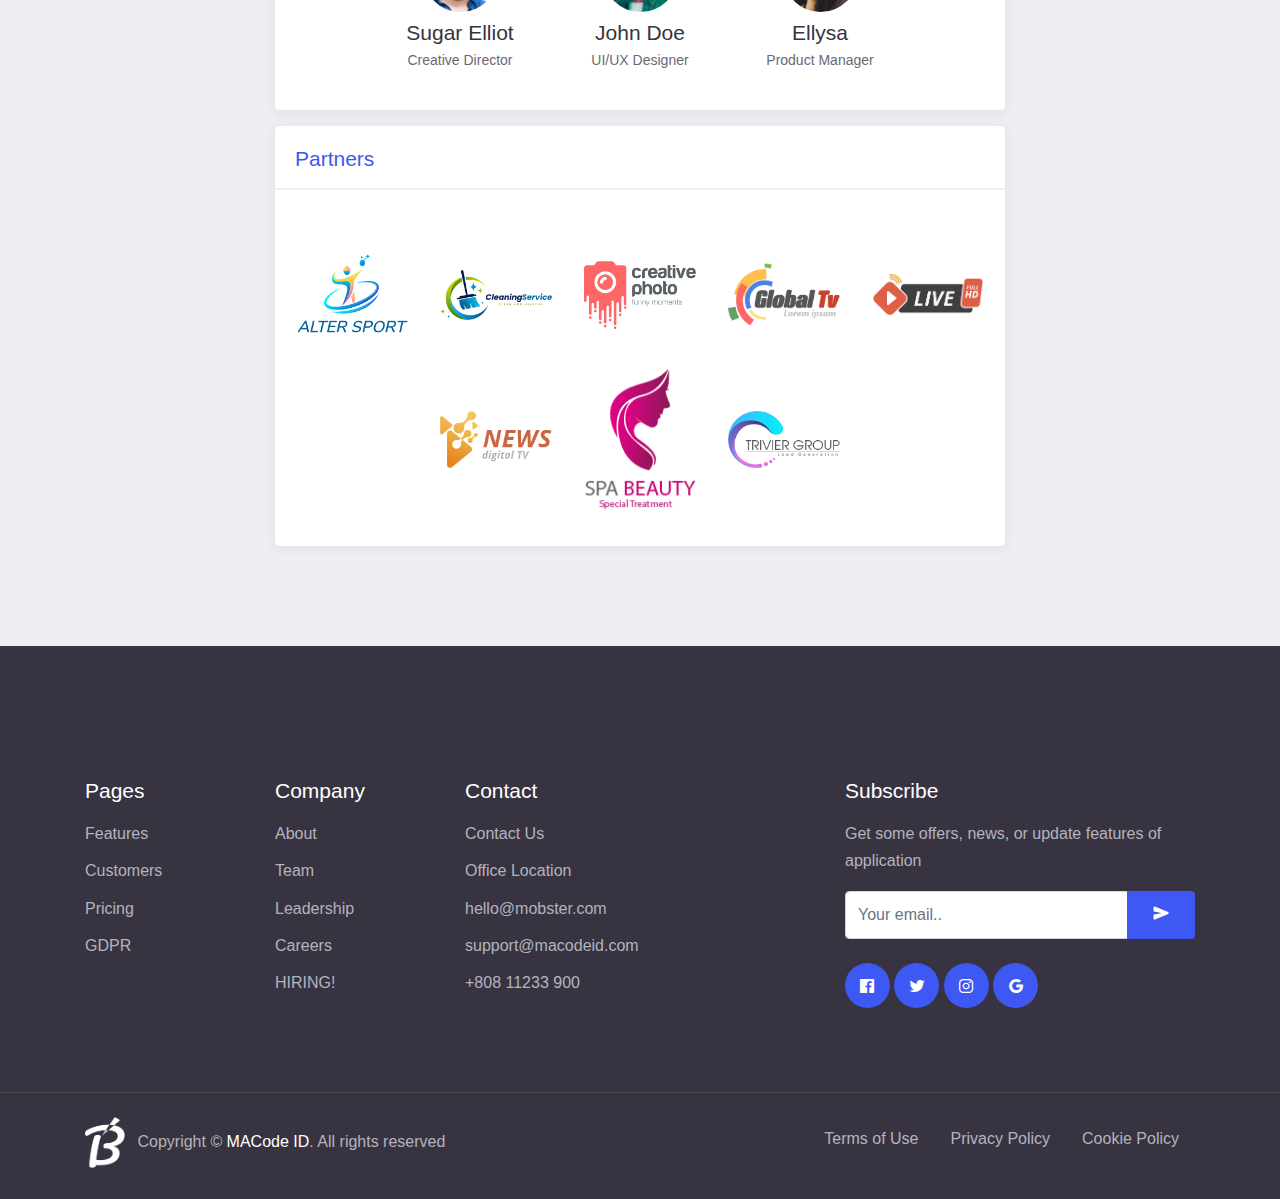
<file: html/about.html>
<!DOCTYPE html>
<html lang="en">
<head>
  <meta charset="UTF-8">
  <meta name="viewport" content="width=device-width, initial-scale=1.0">

  <meta http-equiv="X-UA-Compatible" content="ie=edge">

  <meta name="description" content="Mobile Application HTML5 Template">

  <meta name="copyright" content="MACode ID, https://www.macodeid.com/">

  <title>Mobster - One page app template</title>

  <link rel="shortcut icon" href="../assets/favicon.png" type="image/x-icon">

  <link rel="stylesheet" href="../assets/css/maicons.css">

  <link rel="stylesheet" href="../assets/vendor/animate/animate.css">

  <link rel="stylesheet" href="../assets/vendor/owl-carousel/css/owl.carousel.min.css">

  <link rel="stylesheet" href="../assets/css/bootstrap.css">

  <link rel="stylesheet" href="../assets/css/mobster.css">
</head>
<body>

<nav class="navbar navbar-expand-lg navbar-dark navbar-floating">
  <div class="container">
    <a class="navbar-brand" href="index.html">
      <img src="../assets/favicon-light.png" alt="" width="40">
    </a>
    <button class="navbar-toggler" type="button" data-toggle="collapse" data-target="#navbarToggler" aria-controls="navbarToggler" aria-expanded="false" aria-label="Toggle navigation">
      <span class="navbar-toggler-icon"></span>
    </button>
  
    <div class="collapse navbar-collapse" id="navbarToggler">
      <ul class="navbar-nav ml-auto mt-2 mt-lg-0">
        <li class="nav-item dropdown">
          <a class="nav-link dropdown-toggle" href="#" id="navbarDropdown" data-toggle="dropdown" aria-haspopup="true" aria-expanded="false">Home</a>
          <div class="dropdown-menu" aria-labelledby="navbarDropdown">
            <a class="dropdown-item" href="index.html">Homepage 1</a>
            <a class="dropdown-item" href="index-2.html">Homepage 2</a>
          </div>
        </li>
        <li class="nav-item active">
          <a class="nav-link" href="about.html">About</a>
        </li>
        <li class="nav-item">
          <a class="nav-link" href="blog.html">Blog</a>
        </li>
        <li class="nav-item">
          <a class="nav-link" href="updates.html">What's New</a>
        </li>
        <li class="nav-item">
          <a class="nav-link" href="contact.html">Contact</a>
        </li>
      </ul>
      <div class="ml-auto my-2 my-lg-0">
        <button class="btn btn-primary rounded-pill">Download Now</button>
      </div>
    </div>
  </div>
</nav>

<main class="bg-light">

<div class="page-hero-section bg-image hero-mini" style="background-image: url(../assets/img/hero_mini.svg);">
  <div class="hero-caption">
    <div class="container fg-white h-100">
      <div class="row justify-content-center align-items-center text-center h-100">
        <div class="col-lg-6">
          <h3 class="mb-4 fw-medium">About Us</h3>
          <nav aria-label="breadcrumb">
            <ol class="breadcrumb breadcrumb-dark justify-content-center bg-transparent">
              <li class="breadcrumb-item"><a href="index.html">Home</a></li>
              <li class="breadcrumb-item active" aria-current="page">About</li>
            </ol>
          </nav>
        </div>
      </div>
    </div>
  </div>
</div>

<div class="page-section pt-5">
  <div class="container">
    <div class="row justify-content-center">
      <div class="col-lg-8">
        <div class="card-page">
          <h5 class="fg-primary">Stories</h5>
          <hr>
          <p>Lorem ipsum dolor sit amet, consetetur sadipscing elitr, sed diam nonumy eirmod tempor invidunt ut labore et dolore magna aliquyam erat, sed diam voluptua. At vero eos et accusam et justo duo dolores et ea rebum. Stet clita kasd gubergren, no sea takimata sanctus est</p>
          <p>Lorem ipsum dolor sit amet. Lorem ipsum dolor sit amet, consetetur sadipscing elitr, sed diam nonumy eirmod tempor invidunt ut labore et dolore magna aliquyam erat, sed diam voluptua. At vero eos et accusam et justo duo dolores et ea rebum. Stet clita kasd gubergren, no sea takimata sanctus est Lorem ipsum dolor sit amet.
          Lorem ipsum dolor sit amet, consetetur sadipscing elitr, sed diam nonumy eirmod tempor</p>

          <!-- Video -->
          <div class="text-center py-5">
            <embed class="embed-video" src="https://www.youtube.com/embed/k1D0_wFlXgo?list=PLl-K7zZEsYLmnJ_FpMOZgyg6XcIGBu2OX">
          </div>

          <p>Lorem ipsum dolor sit amet, consetetur sadipscing elitr, sed diam nonumy eirmod tempor invidunt ut labore et dolore magna aliquyam erat, sed diam voluptua. At vero eos et accusam et justo duo dolores et ea rebum. Stet clita kasd gubergren, no sea takimata sanctus est Lorem ipsum dolor sit amet.</p>
        </div>
        <div class="card-page mt-3">
          <h5 class="fg-primary">Meet Our Teams</h5>
          <hr>

          <div class="row justify-content-center">
            <div class="col-lg-3 py-3">
              <div class="team-item">
                <div class="team-avatar">
                  <img src="../assets/img/person/person_1.png" alt="">
                </div>
                <h5 class="team-name">Sugar Elliot</h5>
                <span class="fg-gray fs-small">Creative Director</span>
              </div>
            </div>
            <div class="col-lg-3 py-3">
              <div class="team-item">
                <div class="team-avatar">
                  <img src="../assets/img/person/person_2.png" alt="">
                </div>
                <h5 class="team-name">John Doe</h5>
                <span class="fg-gray fs-small">UI/UX Designer</span>
              </div>
            </div>
            <div class="col-lg-3 py-3">
              <div class="team-item">
                <div class="team-avatar">
                  <img src="../assets/img/person/person_3.png" alt="">
                </div>
                <h5 class="team-name">Ellysa</h5>
                <span class="fg-gray fs-small">Product Manager</span>
              </div>
            </div>
          </div>
        </div>
        <div class="card-page mt-3">
          <h5 class="fg-primary">Partners</h5>
          <hr>

          <div class="row row-cols-1 row-cols-sm-2 row-cols-md-3 row-cols-lg-5 justify-content-center align-items-center mt-5">
            <div class="p-3">
              <div class="img-place client-img">
                <img src="../assets/img/clients/alter_sport.png" alt="">
              </div>
            </div>
            <div class="p-3">
              <div class="img-place client-img">
                <img src="../assets/img/clients/cleaning_service.png" alt="">
              </div>
            </div>
            <div class="p-3">
              <div class="img-place client-img">
                <img src="../assets/img/clients/creative_photo.png" alt="">
              </div>
            </div>
            <div class="p-3">
              <div class="img-place client-img">
                <img src="../assets/img/clients/global_tv.png" alt="">
              </div>
            </div>
            <div class="p-3">
              <div class="img-place client-img">
                <img src="../assets/img/clients/net_sport_tv.png" alt="">
              </div>
            </div>
            <div class="p-3">
              <div class="img-place client-img">
                <img src="../assets/img/clients/news_digital_tv.png" alt="">
              </div>
            </div>
            <div class="p-3">
              <div class="img-place client-img">
                <img src="../assets/img/clients/spa_beauty.png" alt="">
              </div>
            </div>
            <div class="p-3">
              <div class="img-place client-img">
                <img src="../assets/img/clients/trivier_group.png" alt="">
              </div>
            </div>
          </div>
        </div>
      </div>
    </div>
  </div>
</div>

</main> <!-- .bg-light -->


<div class="page-footer-section bg-dark fg-white">
  <div class="container">
    <div class="row mb-5 py-3">
      <div class="col-sm-6 col-lg-2 py-3">
        <h5 class="mb-3">Pages</h5>
        <ul class="menu-link">
          <li><a href="#" class="">Features</a></li>
          <li><a href="#" class="">Customers</a></li>
          <li><a href="#" class="">Pricing</a></li>
          <li><a href="#" class="">GDPR</a></li>
        </ul>
      </div>
      <div class="col-sm-6 col-lg-2 py-3">
        <h5 class="mb-3">Company</h5>
        <ul class="menu-link">
          <li><a href="#" class="">About</a></li>
          <li><a href="#" class="">Team</a></li>
          <li><a href="#" class="">Leadership</a></li>
          <li><a href="#" class="">Careers</a></li>
          <li><a href="#" class="">HIRING!</a></li>
        </ul>
      </div>
      <div class="col-md-6 col-lg-4 py-3">
        <h5 class="mb-3">Contact</h5>
        <ul class="menu-link">
          <li><a href="#" class="">Contact Us</a></li>
          <li><a href="#" class="">Office Location</a></li>
          <li><a href="#" class="">hello@mobster.com</a></li>
          <li><a href="#" class="">support@macodeid.com</a></li>
          <li><a href="#" class="">+808 11233 900</a></li>
        </ul>
      </div>
      <div class="col-md-6 col-lg-4 py-3">
        <h5 class="mb-3">Subscribe</h5>
        <p>Get some offers, news, or update features of application</p>
        <form method="POST">
          <div class="input-group">
            <input type="text" class="form-control" placeholder="Your email..">
            <div class="input-group-append">
              <button type="submit" class="btn btn-primary"><span class="mai-send"></span></button>
            </div>
          </div>
        </form>

        <!-- Social Media Button -->
        <div class="mt-4">
          <a href="#" class="btn btn-fab btn-primary fg-white"><span class="mai-logo-facebook"></span></a>
          <a href="#" class="btn btn-fab btn-primary fg-white"><span class="mai-logo-twitter"></span></a>
          <a href="#" class="btn btn-fab btn-primary fg-white"><span class="mai-logo-instagram"></span></a>
          <a href="#" class="btn btn-fab btn-primary fg-white"><span class="mai-logo-google"></span></a>
        </div>
      </div>
    </div>
  </div>

  <hr>

  <div class="container">
    <div class="row">
      <div class="col-12 col-md-6 py-2">
        <img src="../assets/favicon-light.png" alt="" width="40">
        <!-- Please don't remove or modify the credits below -->
        <p class="d-inline-block ml-2">Copyright &copy; <a href="https://www.macodeid.com/" class="fg-white fw-medium">MACode ID</a>. All rights reserved</p>
      </div>
      <div class="col-12 col-md-6 py-2">
        <ul class="nav justify-content-end">
          <li class="nav-item"><a href="#" class="nav-link">Terms of Use</a></li>
          <li class="nav-item"><a href="#" class="nav-link">Privacy Policy</a></li>
          <li class="nav-item"><a href="#" class="nav-link">Cookie Policy</a></li>
        </ul>
      </div>
    </div>
  </div>
</div>

<script src="../assets/js/jquery-3.5.1.min.js"></script>

<script src="../assets/js/bootstrap.bundle.min.js"></script>

<script src="../assets/vendor/owl-carousel/js/owl.carousel.min.js"></script>

<script src="../assets/vendor/wow/wow.min.js"></script>

<script src="../assets/js/mobster.js"></script>

</body>
</html>
</file>
<file: assets/css/maicons.css>
@font-face {
  font-family: 'maicons';
  src:  url('../fonts/maicons.eot?c9nlkl');
  src:  url('../fonts/maicons.eot?c9nlkl#iefix') format('embedded-opentype'),
    url('../fonts/maicons.ttf?c9nlkl') format('truetype'),
    url('../fonts/maicons.woff?c9nlkl') format('woff'),
    url('../fonts/maicons.svg?c9nlkl#maicons') format('svg');
  font-weight: normal;
  font-style: normal;
  font-display: block;
}

[class^="mai-"], [class*=" mai-"] {
  /* use !important to prevent issues with browser extensions that change fonts */
  font-family: 'maicons' !important;
  speak: none;
  font-style: normal;
  font-weight: normal;
  font-variant: normal;
  text-transform: none;
  line-height: 1;

  /* Better Font Rendering =========== */
  -webkit-font-smoothing: antialiased;
  -moz-osx-font-smoothing: grayscale;
}

.mai-add:before {
  content: "\e900";
}
.mai-add-circle:before {
  content: "\e901";
}
.mai-add-circle-outline:before {
  content: "\e902";
}
.mai-airplane:before {
  content: "\e903";
}
.mai-airplane-outline:before {
  content: "\e904";
}
.mai-alarm:before {
  content: "\e905";
}
.mai-alarm-outline:before {
  content: "\e906";
}
.mai-albums:before {
  content: "\e907";
}
.mai-albums-outline:before {
  content: "\e908";
}
.mai-alert:before {
  content: "\e909";
}
.mai-alert-circle:before {
  content: "\e90a";
}
.mai-alert-circle-outline:before {
  content: "\e90b";
}
.mai-analytics:before {
  content: "\e90c";
}
.mai-analytics-outline:before {
  content: "\e90d";
}
.mai-aperture:before {
  content: "\e90e";
}
.mai-aperture-outline:before {
  content: "\e90f";
}
.mai-apps:before {
  content: "\e910";
}
.mai-apps-outline:before {
  content: "\e911";
}
.mai-archive:before {
  content: "\e912";
}
.mai-archive-outline:before {
  content: "\e913";
}
.mai-arrow-back:before {
  content: "\e914";
}
.mai-arrow-back-circle:before {
  content: "\e915";
}
.mai-arrow-back-circle-outline:before {
  content: "\e916";
}
.mai-arrow-down:before {
  content: "\e917";
}
.mai-arrow-down-circle:before {
  content: "\e918";
}
.mai-arrow-down-circle-outline:before {
  content: "\e919";
}
.mai-arrow-forward:before {
  content: "\e91a";
}
.mai-arrow-forward-circle:before {
  content: "\e91b";
}
.mai-arrow-forward-circle-outline:before {
  content: "\e91c";
}
.mai-arrow-redo:before {
  content: "\e91d";
}
.mai-arrow-redo-circle:before {
  content: "\e91e";
}
.mai-arrow-redo-circle-outline:before {
  content: "\e91f";
}
.mai-arrow-redo-outline:before {
  content: "\e920";
}
.mai-arrow-undo:before {
  content: "\e921";
}
.mai-arrow-undo-circle:before {
  content: "\e922";
}
.mai-arrow-undo-circle-outline:before {
  content: "\e923";
}
.mai-arrow-undo-outline:before {
  content: "\e924";
}
.mai-arrow-up:before {
  content: "\e925";
}
.mai-arrow-up-circle:before {
  content: "\e926";
}
.mai-arrow-up-circle-outline:before {
  content: "\e927";
}
.mai-at:before {
  content: "\e928";
}
.mai-at-circle:before {
  content: "\e929";
}
.mai-at-circle-outline:before {
  content: "\e92a";
}
.mai-attach:before {
  content: "\e92b";
}
.mai-attach-outline:before {
  content: "\e92c";
}
.mai-backspace:before {
  content: "\e92d";
}
.mai-backspace-outline:before {
  content: "\e92e";
}
.mai-bandage:before {
  content: "\e92f";
}
.mai-bandage-outline:before {
  content: "\e930";
}
.mai-bar-chart:before {
  content: "\e932";
}
.mai-bar-chart-outline:before {
  content: "\e933";
}
.mai-barbell:before {
  content: "\e931";
}
.mai-barcode:before {
  content: "\e934";
}
.mai-barcode-outline:before {
  content: "\e935";
}
.mai-baseball:before {
  content: "\e936";
}
.mai-baseball-outline:before {
  content: "\e937";
}
.mai-basket:before {
  content: "\e938";
}
.mai-basket-outline:before {
  content: "\e93b";
}
.mai-basketball:before {
  content: "\e939";
}
.mai-basketball-outline:before {
  content: "\e93a";
}
.mai-battery-charging:before {
  content: "\e93c";
}
.mai-battery-dead:before {
  content: "\e93d";
}
.mai-battery-full:before {
  content: "\e93e";
}
.mai-battery-half:before {
  content: "\e93f";
}
.mai-beaker:before {
  content: "\e940";
}
.mai-beaker-outline:before {
  content: "\e941";
}
.mai-bed:before {
  content: "\e942";
}
.mai-bed-outline:before {
  content: "\e943";
}
.mai-beer:before {
  content: "\e944";
}
.mai-beer-outline:before {
  content: "\e945";
}
.mai-bicycle:before {
  content: "\e946";
}
.mai-bluetooth:before {
  content: "\e947";
}
.mai-boat:before {
  content: "\e948";
}
.mai-boat-outline:before {
  content: "\e949";
}
.mai-body:before {
  content: "\e94a";
}
.mai-body-outline:before {
  content: "\e94b";
}
.mai-bonfire:before {
  content: "\e94c";
}
.mai-bonfire-outline:before {
  content: "\e94d";
}
.mai-book:before {
  content: "\e94e";
}
.mai-book-outline:before {
  content: "\e953";
}
.mai-bookmark:before {
  content: "\e94f";
}
.mai-bookmark-outline:before {
  content: "\e950";
}
.mai-bookmarks:before {
  content: "\e951";
}
.mai-bookmarks-outline:before {
  content: "\e952";
}
.mai-briefcase:before {
  content: "\e954";
}
.mai-briefcase-outline:before {
  content: "\e955";
}
.mai-browsers:before {
  content: "\e956";
}
.mai-browsers-outline:before {
  content: "\e957";
}
.mai-brush:before {
  content: "\e958";
}
.mai-brush-outline:before {
  content: "\e959";
}
.mai-bug:before {
  content: "\e95a";
}
.mai-bug-outline:before {
  content: "\e95b";
}
.mai-build:before {
  content: "\e95c";
}
.mai-build-outline:before {
  content: "\e95d";
}
.mai-bulb:before {
  content: "\e95e";
}
.mai-bulb-outline:before {
  content: "\e95f";
}
.mai-bus:before {
  content: "\e960";
}
.mai-bus-outline:before {
  content: "\e963";
}
.mai-business:before {
  content: "\e961";
}
.mai-business-outline:before {
  content: "\e962";
}
.mai-cafe:before {
  content: "\e964";
}
.mai-cafe-outline:before {
  content: "\e965";
}
.mai-calculator:before {
  content: "\e966";
}
.mai-calculator-outline:before {
  content: "\e967";
}
.mai-calendar:before {
  content: "\e968";
}
.mai-calendar-outline:before {
  content: "\e969";
}
.mai-call:before {
  content: "\e96a";
}
.mai-call-outline:before {
  content: "\e96b";
}
.mai-camera:before {
  content: "\e96c";
}
.mai-camera-outline:before {
  content: "\e96d";
}
.mai-camera-reverse:before {
  content: "\e96e";
}
.mai-camera-reverse-outline:before {
  content: "\e96f";
}
.mai-car:before {
  content: "\e970";
}
.mai-car-outline:before {
  content: "\e97f";
}
.mai-car-sport:before {
  content: "\e980";
}
.mai-car-sport-outline:before {
  content: "\e981";
}
.mai-card:before {
  content: "\e971";
}
.mai-card-outline:before {
  content: "\e972";
}
.mai-caret-back:before {
  content: "\e973";
}
.mai-caret-back-circle:before {
  content: "\e974";
}
.mai-caret-back-circle-outline:before {
  content: "\e975";
}
.mai-caret-down:before {
  content: "\e976";
}
.mai-caret-down-circle:before {
  content: "\e977";
}
.mai-caret-down-circle-outline:before {
  content: "\e978";
}
.mai-caret-forward:before {
  content: "\e979";
}
.mai-caret-forward-circle:before {
  content: "\e97a";
}
.mai-caret-forward-circle-outline:before {
  content: "\e97b";
}
.mai-caret-up:before {
  content: "\e97c";
}
.mai-caret-up-circle:before {
  content: "\e97d";
}
.mai-caret-up-circle-outline:before {
  content: "\e97e";
}
.mai-cart:before {
  content: "\e982";
}
.mai-cart-outline:before {
  content: "\e983";
}
.mai-cash:before {
  content: "\e984";
}
.mai-cash-outline:before {
  content: "\e985";
}
.mai-chatbox:before {
  content: "\e986";
}
.mai-chatbox-ellipses:before {
  content: "\e987";
}
.mai-chatbox-ellipses-outline:before {
  content: "\e988";
}
.mai-chatbox-outline:before {
  content: "\e989";
}
.mai-chatbubble:before {
  content: "\e98a";
}
.mai-chatbubble-ellipses:before {
  content: "\e98b";
}
.mai-chatbubble-ellipses-outline:before {
  content: "\e98c";
}
.mai-chatbubble-outline:before {
  content: "\e98d";
}
.mai-chatbubbles:before {
  content: "\e98e";
}
.mai-chatbubbles-outline:before {
  content: "\e98f";
}
.mai-checkbox:before {
  content: "\e990";
}
.mai-checkbox-outline:before {
  content: "\e991";
}
.mai-checkmark:before {
  content: "\e992";
}
.mai-checkmark-circle:before {
  content: "\e993";
}
.mai-checkmark-circle-outline:before {
  content: "\e994";
}
.mai-checkmark-done:before {
  content: "\e995";
}
.mai-checkmark-done-circle:before {
  content: "\e996";
}
.mai-checkmark-done-circle-outline:before {
  content: "\e997";
}
.mai-chevron-back:before {
  content: "\e998";
}
.mai-chevron-back-circle:before {
  content: "\e999";
}
.mai-chevron-back-circle-outline:before {
  content: "\e99a";
}
.mai-chevron-down:before {
  content: "\e99b";
}
.mai-chevron-down-circle:before {
  content: "\e99c";
}
.mai-chevron-down-circle-outline:before {
  content: "\e99d";
}
.mai-chevron-forward:before {
  content: "\e99e";
}
.mai-chevron-forward-circle:before {
  content: "\e99f";
}
.mai-chevron-forward-circle-outline:before {
  content: "\e9a0";
}
.mai-chevron-up:before {
  content: "\e9a1";
}
.mai-chevron-up-circle:before {
  content: "\e9a2";
}
.mai-chevron-up-circle-outline:before {
  content: "\e9a3";
}
.mai-clipboard:before {
  content: "\e9a4";
}
.mai-clipboard-outline:before {
  content: "\e9a5";
}
.mai-close:before {
  content: "\e9a6";
}
.mai-close-circle:before {
  content: "\e9a7";
}
.mai-close-circle-outline:before {
  content: "\e9a8";
}
.mai-cloud:before {
  content: "\e9a9";
}
.mai-cloud-circle:before {
  content: "\e9aa";
}
.mai-cloud-circle-outline:before {
  content: "\e9ab";
}
.mai-cloud-done:before {
  content: "\e9ac";
}
.mai-cloud-done-outline:before {
  content: "\e9ad";
}
.mai-cloud-download:before {
  content: "\e9ae";
}
.mai-cloud-download-outline:before {
  content: "\e9af";
}
.mai-cloud-offline:before {
  content: "\e9b0";
}
.mai-cloud-offline-outline:before {
  content: "\e9b1";
}
.mai-cloud-outline:before {
  content: "\e9b2";
}
.mai-cloud-upload:before {
  content: "\e9b3";
}
.mai-cloud-upload-outline:before {
  content: "\e9b4";
}
.mai-cloudy:before {
  content: "\e9b5";
}
.mai-cloudy-night:before {
  content: "\e9b6";
}
.mai-cloudy-night-outline:before {
  content: "\e9b7";
}
.mai-cloudy-outline:before {
  content: "\e9b8";
}
.mai-code:before {
  content: "\e9b9";
}
.mai-code-download:before {
  content: "\e9ba";
}
.mai-code-slash:before {
  content: "\e9bb";
}
.mai-code-working:before {
  content: "\e9bc";
}
.mai-cog:before {
  content: "\e9bd";
}
.mai-color-fill:before {
  content: "\e9be";
}
.mai-color-fill-outline:before {
  content: "\e9bf";
}
.mai-color-filter:before {
  content: "\e9c0";
}
.mai-color-filter-outline:before {
  content: "\e9c1";
}
.mai-color-palette:before {
  content: "\e9c2";
}
.mai-color-palette-outline:before {
  content: "\e9c3";
}
.mai-color-wand:before {
  content: "\e9c4";
}
.mai-color-wand-outline:before {
  content: "\e9c5";
}
.mai-compass:before {
  content: "\e9c6";
}
.mai-compass-outline:before {
  content: "\e9c7";
}
.mai-construct:before {
  content: "\e9c8";
}
.mai-construct-outline:before {
  content: "\e9c9";
}
.mai-contract:before {
  content: "\e9ca";
}
.mai-contrast:before {
  content: "\e9cb";
}
.mai-copy:before {
  content: "\e9cc";
}
.mai-copy-outline:before {
  content: "\e9cd";
}
.mai-create:before {
  content: "\e9ce";
}
.mai-create-outline:before {
  content: "\e9cf";
}
.mai-crop:before {
  content: "\e9d0";
}
.mai-cube:before {
  content: "\e9d1";
}
.mai-cube-outline:before {
  content: "\e9d2";
}
.mai-cut:before {
  content: "\e9d3";
}
.mai-desktop:before {
  content: "\e9d4";
}
.mai-desktop-outline:before {
  content: "\e9d5";
}
.mai-disc:before {
  content: "\e9d6";
}
.mai-disc-outline:before {
  content: "\e9d7";
}
.mai-document:before {
  content: "\e9d8";
}
.mai-document-outline:before {
  content: "\e9d9";
}
.mai-document-text:before {
  content: "\e9dc";
}
.mai-document-text-outline:before {
  content: "\e9dd";
}
.mai-documents:before {
  content: "\e9da";
}
.mai-documents-outline:before {
  content: "\e9db";
}
.mai-download:before {
  content: "\e9de";
}
.mai-download-outline:before {
  content: "\e9df";
}
.mai-duplicate:before {
  content: "\e9e0";
}
.mai-duplicate-outline:before {
  content: "\e9e1";
}
.mai-ear:before {
  content: "\e9e2";
}
.mai-ear-outline:before {
  content: "\e9e3";
}
.mai-earth:before {
  content: "\e9e4";
}
.mai-earth-outline:before {
  content: "\e9e5";
}
.mai-easel:before {
  content: "\e9e6";
}
.mai-easel-outline:before {
  content: "\e9e7";
}
.mai-egg:before {
  content: "\e9e8";
}
.mai-egg-outline:before {
  content: "\e9e9";
}
.mai-ellipse:before {
  content: "\e9ea";
}
.mai-ellipse-outline:before {
  content: "\e9eb";
}
.mai-ellipsis-horizontal:before {
  content: "\e9ec";
}
.mai-ellipsis-horizontal-circle:before {
  content: "\e9ed";
}
.mai-ellipsis-vertical:before {
  content: "\e9ee";
}
.mai-ellipsis-vertical-circle:before {
  content: "\e9ef";
}
.mai-enter:before {
  content: "\e9f0";
}
.mai-enter-outline:before {
  content: "\e9f1";
}
.mai-exit:before {
  content: "\e9f2";
}
.mai-exit-outline:before {
  content: "\e9f3";
}
.mai-expand:before {
  content: "\e9f4";
}
.mai-eye:before {
  content: "\e9f5";
}
.mai-eye-off:before {
  content: "\e9f8";
}
.mai-eye-off-outline:before {
  content: "\e9f9";
}
.mai-eye-outline:before {
  content: "\e9fa";
}
.mai-eyedrop:before {
  content: "\e9f6";
}
.mai-eyedrop-outline:before {
  content: "\e9f7";
}
.mai-fast-food:before {
  content: "\e9fb";
}
.mai-fast-food-outline:before {
  content: "\e9fc";
}
.mai-female:before {
  content: "\e9fd";
}
.mai-file-tray:before {
  content: "\e9fe";
}
.mai-file-tray-full:before {
  content: "\e9ff";
}
.mai-file-tray-full-outline:before {
  content: "\ea00";
}
.mai-file-tray-outline:before {
  content: "\ea01";
}
.mai-film:before {
  content: "\ea02";
}
.mai-film-outline:before {
  content: "\ea03";
}
.mai-filter:before {
  content: "\ea04";
}
.mai-finger-print:before {
  content: "\ea05";
}
.mai-fitness:before {
  content: "\ea06";
}
.mai-fitness-outline:before {
  content: "\ea07";
}
.mai-flag:before {
  content: "\ea08";
}
.mai-flag-outline:before {
  content: "\ea09";
}
.mai-flame:before {
  content: "\ea0a";
}
.mai-flame-outline:before {
  content: "\ea0b";
}
.mai-flash:before {
  content: "\ea0c";
}
.mai-flash-off:before {
  content: "\ea0f";
}
.mai-flash-off-outline:before {
  content: "\ea10";
}
.mai-flash-outline:before {
  content: "\ea11";
}
.mai-flashlight:before {
  content: "\ea0d";
}
.mai-flashlight-outline:before {
  content: "\ea0e";
}
.mai-flask:before {
  content: "\ea12";
}
.mai-flask-outline:before {
  content: "\ea13";
}
.mai-flower:before {
  content: "\ea14";
}
.mai-flower-outline:before {
  content: "\ea15";
}
.mai-folder:before {
  content: "\ea16";
}
.mai-folder-open:before {
  content: "\ea17";
}
.mai-folder-open-outline:before {
  content: "\ea18";
}
.mai-folder-outline:before {
  content: "\ea19";
}
.mai-football:before {
  content: "\ea1a";
}
.mai-football-outline:before {
  content: "\ea1b";
}
.mai-funnel:before {
  content: "\ea1c";
}
.mai-funnel-outline:before {
  content: "\ea1d";
}
.mai-game-controller:before {
  content: "\ea1e";
}
.mai-game-controller-outline:before {
  content: "\ea1f";
}
.mai-gift:before {
  content: "\ea20";
}
.mai-gift-outline:before {
  content: "\ea21";
}
.mai-git-branch:before {
  content: "\ea22";
}
.mai-git-commit:before {
  content: "\ea23";
}
.mai-git-compare:before {
  content: "\ea24";
}
.mai-git-merge:before {
  content: "\ea25";
}
.mai-git-network:before {
  content: "\ea26";
}
.mai-git-pull-request:before {
  content: "\ea27";
}
.mai-glasses:before {
  content: "\ea28";
}
.mai-glasses-outline:before {
  content: "\ea29";
}
.mai-globe:before {
  content: "\ea2a";
}
.mai-globe-outline:before {
  content: "\ea2b";
}
.mai-golf:before {
  content: "\ea2c";
}
.mai-golf-outline:before {
  content: "\ea2d";
}
.mai-grid:before {
  content: "\ea2e";
}
.mai-grid-outline:before {
  content: "\ea2f";
}
.mai-hammer:before {
  content: "\ea30";
}
.mai-hammer-outline:before {
  content: "\ea31";
}
.mai-hand-left:before {
  content: "\ea32";
}
.mai-hand-left-outline:before {
  content: "\ea33";
}
.mai-hand-right:before {
  content: "\ea34";
}
.mai-hand-right-outline:before {
  content: "\ea35";
}
.mai-happy:before {
  content: "\ea36";
}
.mai-happy-outline:before {
  content: "\ea37";
}
.mai-hardware-chip:before {
  content: "\ea38";
}
.mai-hardware-chip-outline:before {
  content: "\ea39";
}
.mai-headset:before {
  content: "\ea3a";
}
.mai-headset-outline:before {
  content: "\ea3b";
}
.mai-heart:before {
  content: "\ea3c";
}
.mai-heart-circle:before {
  content: "\ea3d";
}
.mai-heart-circle-outline:before {
  content: "\ea3e";
}
.mai-heart-dislike:before {
  content: "\ea3f";
}
.mai-heart-dislike-circle:before {
  content: "\ea40";
}
.mai-heart-dislike-circle-outline:before {
  content: "\ea41";
}
.mai-heart-dislike-outline:before {
  content: "\ea42";
}
.mai-heart-half:before {
  content: "\ea43";
}
.mai-heart-half-outline:before {
  content: "\ea44";
}
.mai-heart-outline:before {
  content: "\ea45";
}
.mai-help:before {
  content: "\ea46";
}
.mai-help-buoy:before {
  content: "\ea47";
}
.mai-help-buoy-outline:before {
  content: "\ea48";
}
.mai-help-circle:before {
  content: "\ea49";
}
.mai-help-circle-outline:before {
  content: "\ea4a";
}
.mai-home:before {
  content: "\ea4b";
}
.mai-home-outline:before {
  content: "\ea4c";
}
.mai-hourglass:before {
  content: "\ea4d";
}
.mai-hourglass-outline:before {
  content: "\ea4e";
}
.mai-ice-cream:before {
  content: "\ea4f";
}
.mai-ice-cream-outline:before {
  content: "\ea50";
}
.mai-image:before {
  content: "\ea51";
}
.mai-image-outline:before {
  content: "\ea52";
}
.mai-images:before {
  content: "\ea53";
}
.mai-images-outline:before {
  content: "\ea54";
}
.mai-infinite:before {
  content: "\ea55";
}
.mai-information:before {
  content: "\ea56";
}
.mai-information-circle:before {
  content: "\ea57";
}
.mai-information-circle-outline:before {
  content: "\ea58";
}
.mai-journal:before {
  content: "\ea59";
}
.mai-journal-outline:before {
  content: "\ea5a";
}
.mai-key:before {
  content: "\ea5b";
}
.mai-key-outline:before {
  content: "\ea5c";
}
.mai-keypad:before {
  content: "\ea5d";
}
.mai-keypad-outline:before {
  content: "\ea5e";
}
.mai-language:before {
  content: "\ea5f";
}
.mai-laptop:before {
  content: "\ea60";
}
.mai-laptop-outline:before {
  content: "\ea61";
}
.mai-layers:before {
  content: "\ea62";
}
.mai-layers-outline:before {
  content: "\ea63";
}
.mai-leaf:before {
  content: "\ea64";
}
.mai-leaf-outline:before {
  content: "\ea65";
}
.mai-library:before {
  content: "\ea66";
}
.mai-library-outline:before {
  content: "\ea67";
}
.mai-link:before {
  content: "\ea68";
}
.mai-list:before {
  content: "\ea69";
}
.mai-list-circle:before {
  content: "\ea6a";
}
.mai-list-circle-outline:before {
  content: "\ea6b";
}
.mai-locate:before {
  content: "\ea6c";
}
.mai-location:before {
  content: "\ea6d";
}
.mai-location-outline:before {
  content: "\ea6e";
}
.mai-lock-closed:before {
  content: "\ea6f";
}
.mai-lock-closed-outline:before {
  content: "\ea70";
}
.mai-lock-open:before {
  content: "\ea71";
}
.mai-lock-open-outline:before {
  content: "\ea72";
}
.mai-log-in:before {
  content: "\ea73";
}
.mai-log-in-outline:before {
  content: "\ea74";
}
.mai-log-out:before {
  content: "\ea75";
}
.mai-log-out-outline:before {
  content: "\ea76";
}
.mai-logo-500px:before {
  content: "\ea8e";
}
.mai-logo-accessible-icon:before {
  content: "\eaef";
}
.mai-logo-accusoft:before {
  content: "\eba2";
}
.mai-logo-algolia:before {
  content: "\eba3";
}
.mai-logo-alipay:before {
  content: "\eba4";
}
.mai-logo-amazon:before {
  content: "\eba5";
}
.mai-logo-amplify:before {
  content: "\eba6";
}
.mai-logo-android:before {
  content: "\eba7";
}
.mai-logo-angular:before {
  content: "\eba8";
}
.mai-logo-apple:before {
  content: "\eba9";
}
.mai-logo-apple-appstore:before {
  content: "\ebaa";
}
.mai-logo-aws:before {
  content: "\ebab";
}
.mai-logo-behance:before {
  content: "\ebac";
}
.mai-logo-bitbucket:before {
  content: "\ebad";
}
.mai-logo-bitcoin:before {
  content: "\ebae";
}
.mai-logo-blackberry:before {
  content: "\ebaf";
}
.mai-logo-blogger:before {
  content: "\ebb0";
}
.mai-logo-buffer:before {
  content: "\ebb1";
}
.mai-logo-buysellads:before {
  content: "\ebb2";
}
.mai-logo-capacitor:before {
  content: "\ebb3";
}
.mai-logo-cc-amazon-pay:before {
  content: "\ebb4";
}
.mai-logo-cc-amex:before {
  content: "\ebb5";
}
.mai-logo-cc-apple-pay:before {
  content: "\ebb6";
}
.mai-logo-cc-diners-club:before {
  content: "\ebb7";
}
.mai-logo-cc-discover:before {
  content: "\ebb8";
}
.mai-logo-cc-jcb:before {
  content: "\ebb9";
}
.mai-logo-cc-mastercard:before {
  content: "\ebba";
}
.mai-logo-cc-paypal:before {
  content: "\ebbb";
}
.mai-logo-cc-stripe:before {
  content: "\ebbc";
}
.mai-logo-cc-visa:before {
  content: "\ebbd";
}
.mai-logo-chrome:before {
  content: "\ebbe";
}
.mai-logo-closed-captioning:before {
  content: "\ebbf";
}
.mai-logo-codepen:before {
  content: "\ebc0";
}
.mai-logo-cpanel:before {
  content: "\ebc1";
}
.mai-logo-creative-commons:before {
  content: "\ebc2";
}
.mai-logo-css3:before {
  content: "\ebc3";
}
.mai-logo-cuttlefish:before {
  content: "\ebc4";
}
.mai-logo-d-and-d:before {
  content: "\ebc5";
}
.mai-logo-dashcube:before {
  content: "\ebc6";
}
.mai-logo-designernews:before {
  content: "\ebc7";
}
.mai-logo-deviantart:before {
  content: "\ebc8";
}
.mai-logo-digg:before {
  content: "\ebc9";
}
.mai-logo-digital-ocean:before {
  content: "\ebca";
}
.mai-logo-discord:before {
  content: "\ebcb";
}
.mai-logo-discourse:before {
  content: "\ebcc";
}
.mai-logo-dochub:before {
  content: "\ebcd";
}
.mai-logo-docker:before {
  content: "\ebce";
}
.mai-logo-dribbble:before {
  content: "\ebcf";
}
.mai-logo-dropbox:before {
  content: "\ebd0";
}
.mai-logo-drupal:before {
  content: "\ebd1";
}
.mai-logo-dyalog:before {
  content: "\ebd2";
}
.mai-logo-earlybirds:before {
  content: "\ebd3";
}
.mai-logo-ebay:before {
  content: "\ebd4";
}
.mai-logo-edge:before {
  content: "\ebd5";
}
.mai-logo-electron:before {
  content: "\ebd6";
}
.mai-logo-elementor:before {
  content: "\ebd7";
}
.mai-logo-ello:before {
  content: "\ebd8";
}
.mai-logo-ember:before {
  content: "\ebd9";
}
.mai-logo-empire:before {
  content: "\ebda";
}
.mai-logo-envira:before {
  content: "\ebdb";
}
.mai-logo-erlang:before {
  content: "\ebdc";
}
.mai-logo-etsy:before {
  content: "\ebdd";
}
.mai-logo-euro:before {
  content: "\ebde";
}
.mai-logo-expeditedssl:before {
  content: "\ebdf";
}
.mai-logo-facebook:before {
  content: "\ebe0";
}
.mai-logo-facebook-f:before {
  content: "\ebe1";
}
.mai-logo-facebook-messenger:before {
  content: "\ebe2";
}
.mai-logo-firebase:before {
  content: "\ebe3";
}
.mai-logo-firefox:before {
  content: "\ebe4";
}
.mai-logo-flickr:before {
  content: "\ebe5";
}
.mai-logo-flipboard:before {
  content: "\ebe6";
}
.mai-logo-fly:before {
  content: "\ebe7";
}
.mai-logo-foursquare:before {
  content: "\ebe8";
}
.mai-logo-freebsd:before {
  content: "\ebe9";
}
.mai-logo-gg:before {
  content: "\ebea";
}
.mai-logo-git:before {
  content: "\ebeb";
}
.mai-logo-github:before {
  content: "\ebec";
}
.mai-logo-github-alt:before {
  content: "\ebed";
}
.mai-logo-gitlab:before {
  content: "\ebee";
}
.mai-logo-gitter:before {
  content: "\ebef";
}
.mai-logo-glide:before {
  content: "\ebf0";
}
.mai-logo-glide-g:before {
  content: "\ebf1";
}
.mai-logo-google:before {
  content: "\ebf2";
}
.mai-logo-google-drive:before {
  content: "\ebf3";
}
.mai-logo-google-play:before {
  content: "\ebf4";
}
.mai-logo-google-playstore:before {
  content: "\ebf5";
}
.mai-logo-google-plus:before {
  content: "\ebf6";
}
.mai-logo-google-plus-g:before {
  content: "\ebf7";
}
.mai-logo-google-wallet:before {
  content: "\ebf8";
}
.mai-logo-grunt:before {
  content: "\ebf9";
}
.mai-logo-gulp:before {
  content: "\ebfa";
}
.mai-logo-hackernews:before {
  content: "\ebfb";
}
.mai-logo-hotjar:before {
  content: "\ebfc";
}
.mai-logo-html5:before {
  content: "\ebfd";
}
.mai-logo-hubspot:before {
  content: "\ebfe";
}
.mai-logo-imdb:before {
  content: "\ebff";
}
.mai-logo-instagram:before {
  content: "\ec00";
}
.mai-logo-internet-explorer:before {
  content: "\ec01";
}
.mai-logo-ionic:before {
  content: "\ec02";
}
.mai-logo-ionitron:before {
  content: "\ec03";
}
.mai-logo-itunes:before {
  content: "\ec04";
}
.mai-logo-java:before {
  content: "\ec05";
}
.mai-logo-javascript:before {
  content: "\ec06";
}
.mai-logo-joomla:before {
  content: "\ec07";
}
.mai-logo-jsfiddle:before {
  content: "\ec08";
}
.mai-logo-keycdn:before {
  content: "\ec09";
}
.mai-logo-laravel:before {
  content: "\ec0a";
}
.mai-logo-lastfm:before {
  content: "\ec0b";
}
.mai-logo-leanpub:before {
  content: "\ec0c";
}
.mai-logo-less:before {
  content: "\ec0d";
}
.mai-logo-line:before {
  content: "\ec0e";
}
.mai-logo-linkedin:before {
  content: "\ec0f";
}
.mai-logo-linux:before {
  content: "\ec10";
}
.mai-logo-magento:before {
  content: "\ec11";
}
.mai-logo-mailchimp:before {
  content: "\ec12";
}
.mai-logo-markdown:before {
  content: "\ec13";
}
.mai-logo-maxcdn:before {
  content: "\ec14";
}
.mai-logo-medium:before {
  content: "\ec15";
}
.mai-logo-medium-m:before {
  content: "\ec16";
}
.mai-logo-meetup:before {
  content: "\ec17";
}
.mai-logo-microsoft:before {
  content: "\ec18";
}
.mai-logo-mix:before {
  content: "\ec19";
}
.mai-logo-mixcloud:before {
  content: "\ec1a";
}
.mai-logo-nodejs:before {
  content: "\ec1b";
}
.mai-logo-npm:before {
  content: "\ec1c";
}
.mai-logo-octocat:before {
  content: "\ec1d";
}
.mai-logo-opencart:before {
  content: "\ec1e";
}
.mai-logo-openid:before {
  content: "\ec1f";
}
.mai-logo-opera:before {
  content: "\ec20";
}
.mai-logo-patreon:before {
  content: "\ec21";
}
.mai-logo-paypal:before {
  content: "\ec22";
}
.mai-logo-php:before {
  content: "\ec23";
}
.mai-logo-pinterest:before {
  content: "\ec24";
}
.mai-logo-pinterest-p:before {
  content: "\ec25";
}
.mai-logo-playstation:before {
  content: "\ec26";
}
.mai-logo-product-hunt:before {
  content: "\ec27";
}
.mai-logo-pwa:before {
  content: "\ec28";
}
.mai-logo-python:before {
  content: "\ec29";
}
.mai-logo-qq:before {
  content: "\ec2a";
}
.mai-logo-quora:before {
  content: "\ec2b";
}
.mai-logo-react:before {
  content: "\ec2c";
}
.mai-logo-readme:before {
  content: "\ec2d";
}
.mai-logo-reddit:before {
  content: "\ec2e";
}
.mai-logo-researchgate:before {
  content: "\ec2f";
}
.mai-logo-rocketchat:before {
  content: "\ec30";
}
.mai-logo-rss:before {
  content: "\ec31";
}
.mai-logo-safari:before {
  content: "\ec32";
}
.mai-logo-sass:before {
  content: "\ec33";
}
.mai-logo-scribd:before {
  content: "\ec34";
}
.mai-logo-searchengin:before {
  content: "\ec35";
}
.mai-logo-sellcast:before {
  content: "\ec36";
}
.mai-logo-sellsy:before {
  content: "\ec37";
}
.mai-logo-skype:before {
  content: "\ec38";
}
.mai-logo-slack:before {
  content: "\ec39";
}
.mai-logo-slideshare:before {
  content: "\ec3a";
}
.mai-logo-snapchat:before {
  content: "\ec3b";
}
.mai-logo-soundcloud:before {
  content: "\ec3c";
}
.mai-logo-spotify:before {
  content: "\ec3d";
}
.mai-logo-squarespace:before {
  content: "\ec3e";
}
.mai-logo-stack-exchange:before {
  content: "\ec3f";
}
.mai-logo-stackoverflow:before {
  content: "\ec40";
}
.mai-logo-staylinked:before {
  content: "\ec41";
}
.mai-logo-steam:before {
  content: "\ec42";
}
.mai-logo-stencil:before {
  content: "\ec43";
}
.mai-logo-stripe:before {
  content: "\ec44";
}
.mai-logo-stripe-s:before {
  content: "\ec45";
}
.mai-logo-teamspeak:before {
  content: "\ec46";
}
.mai-logo-telegram:before {
  content: "\ec47";
}
.mai-logo-trello:before {
  content: "\ec48";
}
.mai-logo-tripadvisor:before {
  content: "\ec49";
}
.mai-logo-tumblr:before {
  content: "\ec4a";
}
.mai-logo-tux:before {
  content: "\ec4b";
}
.mai-logo-twitch:before {
  content: "\ec4c";
}
.mai-logo-twitter:before {
  content: "\ec4d";
}
.mai-logo-uber:before {
  content: "\ec4e";
}
.mai-logo-uikit:before {
  content: "\ec4f";
}
.mai-logo-usd:before {
  content: "\ec50";
}
.mai-logo-viacoin:before {
  content: "\ec51";
}
.mai-logo-viadeo:before {
  content: "\ec52";
}
.mai-logo-viber:before {
  content: "\ec53";
}
.mai-logo-vimeo:before {
  content: "\ec54";
}
.mai-logo-vk:before {
  content: "\ec55";
}
.mai-logo-vue:before {
  content: "\ec56";
}
.mai-logo-web-component:before {
  content: "\ec57";
}
.mai-logo-weebly:before {
  content: "\ec58";
}
.mai-logo-weibo:before {
  content: "\ec59";
}
.mai-logo-whatsapp:before {
  content: "\ec5a";
}
.mai-logo-whmcs:before {
  content: "\ec5b";
}
.mai-logo-wikipedia-w:before {
  content: "\ec5c";
}
.mai-logo-windows:before {
  content: "\ec5d";
}
.mai-logo-wix:before {
  content: "\ec5e";
}
.mai-logo-wordpress:before {
  content: "\ec5f";
}
.mai-logo-xbox:before {
  content: "\ec60";
}
.mai-logo-xing:before {
  content: "\ec61";
}
.mai-logo-yahoo:before {
  content: "\ec62";
}
.mai-logo-yen:before {
  content: "\ec63";
}
.mai-logo-youtube:before {
  content: "\ec64";
}
.mai-magnet:before {
  content: "\ea77";
}
.mai-magnet-outline:before {
  content: "\ea78";
}
.mai-mail:before {
  content: "\ea79";
}
.mai-mail-open:before {
  content: "\ea7a";
}
.mai-mail-open-outline:before {
  content: "\ea7b";
}
.mai-mail-outline:before {
  content: "\ea7c";
}
.mai-mail-unread:before {
  content: "\ea7d";
}
.mai-mail-unread-outline:before {
  content: "\ea7e";
}
.mai-male:before {
  content: "\ea7f";
}
.mai-male-female:before {
  content: "\ea80";
}
.mai-man:before {
  content: "\ea81";
}
.mai-man-outline:before {
  content: "\ea82";
}
.mai-map:before {
  content: "\ea83";
}
.mai-map-outline:before {
  content: "\ea84";
}
.mai-medal:before {
  content: "\ea85";
}
.mai-medal-outline:before {
  content: "\ea86";
}
.mai-medical:before {
  content: "\ea87";
}
.mai-medical-outline:before {
  content: "\ea88";
}
.mai-medkit:before {
  content: "\ea89";
}
.mai-medkit-outline:before {
  content: "\ea8a";
}
.mai-megaphone:before {
  content: "\ea8b";
}
.mai-megaphone-outline:before {
  content: "\ea8c";
}
.mai-menu:before {
  content: "\ea8d";
}
.mai-mic:before {
  content: "\ea8f";
}
.mai-mic-circle:before {
  content: "\ea90";
}
.mai-mic-circle-outline:before {
  content: "\ea91";
}
.mai-mic-off:before {
  content: "\ea92";
}
.mai-mic-off-circle:before {
  content: "\ea93";
}
.mai-mic-off-circle-outline:before {
  content: "\ea94";
}
.mai-mic-off-outline:before {
  content: "\ea95";
}
.mai-mic-outline:before {
  content: "\ea96";
}
.mai-moon:before {
  content: "\ea97";
}
.mai-moon-outline:before {
  content: "\ea98";
}
.mai-move:before {
  content: "\ea99";
}
.mai-musical-note:before {
  content: "\ea9a";
}
.mai-musical-note-outline:before {
  content: "\ea9b";
}
.mai-musical-notes:before {
  content: "\ea9c";
}
.mai-musical-notes-outline:before {
  content: "\ea9d";
}
.mai-navigate:before {
  content: "\ea9e";
}
.mai-navigate-circle:before {
  content: "\ea9f";
}
.mai-navigate-circle-outline:before {
  content: "\eaa0";
}
.mai-navigate-outline:before {
  content: "\eaa1";
}
.mai-newspaper:before {
  content: "\eaa2";
}
.mai-newspaper-outline:before {
  content: "\eaa3";
}
.mai-notifications:before {
  content: "\eaa4";
}
.mai-notifications-circle:before {
  content: "\eaa5";
}
.mai-notifications-circle-outline:before {
  content: "\eaa6";
}
.mai-notifications-off:before {
  content: "\eaa7";
}
.mai-notifications-off-circle:before {
  content: "\eaa8";
}
.mai-notifications-off-circle-outline:before {
  content: "\eaa9";
}
.mai-notifications-off-outline:before {
  content: "\eaaa";
}
.mai-notifications-outline:before {
  content: "\eaab";
}
.mai-nuclear:before {
  content: "\eaac";
}
.mai-nuclear-outline:before {
  content: "\eaad";
}
.mai-nutrition:before {
  content: "\eaae";
}
.mai-nutrition-outline:before {
  content: "\eaaf";
}
.mai-open:before {
  content: "\eab0";
}
.mai-open-outline:before {
  content: "\eab1";
}
.mai-options:before {
  content: "\eab2";
}
.mai-options-outline:before {
  content: "\eab3";
}
.mai-paper-plane:before {
  content: "\eab4";
}
.mai-paper-plane-outline:before {
  content: "\eab5";
}
.mai-partly-sunny:before {
  content: "\eab6";
}
.mai-partly-sunny-outline:before {
  content: "\eab7";
}
.mai-pause:before {
  content: "\eab8";
}
.mai-pause-circle:before {
  content: "\eab9";
}
.mai-pause-circle-outline:before {
  content: "\eaba";
}
.mai-paw:before {
  content: "\eabb";
}
.mai-paw-outline:before {
  content: "\eabc";
}
.mai-pencil:before {
  content: "\eabd";
}
.mai-people:before {
  content: "\eabe";
}
.mai-people-circle:before {
  content: "\eabf";
}
.mai-people-circle-outline:before {
  content: "\eac0";
}
.mai-people-outline:before {
  content: "\eac1";
}
.mai-person:before {
  content: "\eac2";
}
.mai-person-add:before {
  content: "\eac3";
}
.mai-person-add-outline:before {
  content: "\eac4";
}
.mai-person-circle:before {
  content: "\eac5";
}
.mai-person-circle-outline:before {
  content: "\eac6";
}
.mai-person-outline:before {
  content: "\eac7";
}
.mai-person-remove:before {
  content: "\eac8";
}
.mai-person-remove-outline:before {
  content: "\eac9";
}
.mai-phone-landscape:before {
  content: "\eaca";
}
.mai-phone-landscape-outline:before {
  content: "\eacb";
}
.mai-phone-portrait:before {
  content: "\eacc";
}
.mai-phone-portrait-outline:before {
  content: "\eacd";
}
.mai-pie-chart:before {
  content: "\eace";
}
.mai-pie-chart-outline:before {
  content: "\eacf";
}
.mai-pin:before {
  content: "\ead0";
}
.mai-pin-outline:before {
  content: "\ead1";
}
.mai-pint:before {
  content: "\ead2";
}
.mai-pint-outline:before {
  content: "\ead3";
}
.mai-pizza:before {
  content: "\ead4";
}
.mai-pizza-outline:before {
  content: "\ead5";
}
.mai-planet:before {
  content: "\ead6";
}
.mai-planet-outline:before {
  content: "\ead7";
}
.mai-play:before {
  content: "\ead8";
}
.mai-play-back:before {
  content: "\ead9";
}
.mai-play-back-circle:before {
  content: "\eada";
}
.mai-play-back-circle-outline:before {
  content: "\eadb";
}
.mai-play-back-outline:before {
  content: "\eadc";
}
.mai-play-circle:before {
  content: "\eadd";
}
.mai-play-circle-outline:before {
  content: "\eade";
}
.mai-play-forward:before {
  content: "\eadf";
}
.mai-play-forward-circle:before {
  content: "\eae0";
}
.mai-play-forward-circle-outline:before {
  content: "\eae1";
}
.mai-play-forward-outline:before {
  content: "\eae2";
}
.mai-play-outline:before {
  content: "\eae3";
}
.mai-play-skip-back:before {
  content: "\eae4";
}
.mai-play-skip-back-circle:before {
  content: "\eae5";
}
.mai-play-skip-back-circle-outline:before {
  content: "\eae6";
}
.mai-play-skip-back-outline:before {
  content: "\eae7";
}
.mai-play-skip-forward:before {
  content: "\eae8";
}
.mai-play-skip-forward-circle:before {
  content: "\eae9";
}
.mai-play-skip-forward-circle-outline:before {
  content: "\eaea";
}
.mai-play-skip-forward-outline:before {
  content: "\eaeb";
}
.mai-podium:before {
  content: "\eaec";
}
.mai-podium-outline:before {
  content: "\eaed";
}
.mai-power:before {
  content: "\eaee";
}
.mai-pricetag:before {
  content: "\eaf0";
}
.mai-pricetag-outline:before {
  content: "\eaf1";
}
.mai-pricetags:before {
  content: "\eaf2";
}
.mai-pricetags-outline:before {
  content: "\eaf3";
}
.mai-print:before {
  content: "\eaf4";
}
.mai-print-outline:before {
  content: "\eaf5";
}
.mai-pulse:before {
  content: "\eaf6";
}
.mai-pulse-outline:before {
  content: "\eaf7";
}
.mai-push:before {
  content: "\eaf8";
}
.mai-push-outline:before {
  content: "\eaf9";
}
.mai-qr-code:before {
  content: "\eafa";
}
.mai-qr-code-outline:before {
  content: "\eafb";
}
.mai-radio:before {
  content: "\eafc";
}
.mai-radio-button-off:before {
  content: "\eafd";
}
.mai-radio-button-on:before {
  content: "\eafe";
}
.mai-rainy:before {
  content: "\eaff";
}
.mai-rainy-outline:before {
  content: "\eb00";
}
.mai-reader:before {
  content: "\eb01";
}
.mai-reader-outline:before {
  content: "\eb02";
}
.mai-receipt:before {
  content: "\eb03";
}
.mai-receipt-outline:before {
  content: "\eb04";
}
.mai-recording:before {
  content: "\eb05";
}
.mai-recording-outline:before {
  content: "\eb06";
}
.mai-refresh:before {
  content: "\eb07";
}
.mai-refresh-circle:before {
  content: "\eb08";
}
.mai-refresh-circle-outline:before {
  content: "\eb09";
}
.mai-reload:before {
  content: "\eb0a";
}
.mai-reload-circle:before {
  content: "\eb0b";
}
.mai-reload-circle-outline:before {
  content: "\eb0c";
}
.mai-remove:before {
  content: "\eb0d";
}
.mai-remove-circle:before {
  content: "\eb0e";
}
.mai-remove-circle-outline:before {
  content: "\eb0f";
}
.mai-reorder-four:before {
  content: "\eb10";
}
.mai-reorder-three:before {
  content: "\eb11";
}
.mai-reorder-two:before {
  content: "\eb12";
}
.mai-repeat:before {
  content: "\eb13";
}
.mai-resize:before {
  content: "\eb14";
}
.mai-restaurant:before {
  content: "\eb15";
}
.mai-restaurant-outline:before {
  content: "\eb16";
}
.mai-return-down-back:before {
  content: "\eb17";
}
.mai-return-down-forward:before {
  content: "\eb18";
}
.mai-return-up-back:before {
  content: "\eb19";
}
.mai-return-up-forward:before {
  content: "\eb1a";
}
.mai-ribbon:before {
  content: "\eb1b";
}
.mai-ribbon-outline:before {
  content: "\eb1c";
}
.mai-rocket:before {
  content: "\eb1d";
}
.mai-rocket-outline:before {
  content: "\eb1e";
}
.mai-rose:before {
  content: "\eb1f";
}
.mai-rose-outline:before {
  content: "\eb20";
}
.mai-sad:before {
  content: "\eb21";
}
.mai-sad-outline:before {
  content: "\eb22";
}
.mai-save:before {
  content: "\eb23";
}
.mai-save-outline:before {
  content: "\eb24";
}
.mai-scan:before {
  content: "\eb25";
}
.mai-scan-circle:before {
  content: "\eb26";
}
.mai-scan-circle-outline:before {
  content: "\eb27";
}
.mai-school:before {
  content: "\eb28";
}
.mai-school-outline:before {
  content: "\eb29";
}
.mai-search:before {
  content: "\eb2a";
}
.mai-search-circle:before {
  content: "\eb2b";
}
.mai-search-circle-outline:before {
  content: "\eb2c";
}
.mai-send:before {
  content: "\eb2d";
}
.mai-send-outline:before {
  content: "\eb2e";
}
.mai-server:before {
  content: "\eb2f";
}
.mai-server-outline:before {
  content: "\eb30";
}
.mai-settings:before {
  content: "\eb31";
}
.mai-settings-outline:before {
  content: "\eb32";
}
.mai-shapes:before {
  content: "\eb33";
}
.mai-shapes-outline:before {
  content: "\eb34";
}
.mai-share:before {
  content: "\eb35";
}
.mai-share-outline:before {
  content: "\eb36";
}
.mai-share-social:before {
  content: "\eb37";
}
.mai-share-social-outline:before {
  content: "\eb38";
}
.mai-shield:before {
  content: "\eb39";
}
.mai-shield-checkmark:before {
  content: "\eb3a";
}
.mai-shield-checkmark-outline:before {
  content: "\eb3b";
}
.mai-shield-outline:before {
  content: "\eb3c";
}
.mai-shirt:before {
  content: "\eb3d";
}
.mai-shirt-outline:before {
  content: "\eb3e";
}
.mai-shuffle:before {
  content: "\eb3f";
}
.mai-skull:before {
  content: "\eb40";
}
.mai-skull-outline:before {
  content: "\eb41";
}
.mai-snow:before {
  content: "\eb42";
}
.mai-speedometer:before {
  content: "\eb43";
}
.mai-speedometer-outline:before {
  content: "\eb44";
}
.mai-square:before {
  content: "\eb45";
}
.mai-square-outline:before {
  content: "\eb46";
}
.mai-star:before {
  content: "\eb47";
}
.mai-star-half:before {
  content: "\eb48";
}
.mai-star-outline:before {
  content: "\eb49";
}
.mai-stats-chart:before {
  content: "\eb4a";
}
.mai-stats-chart-outline:before {
  content: "\eb4b";
}
.mai-stop:before {
  content: "\eb4c";
}
.mai-stop-circle:before {
  content: "\eb4d";
}
.mai-stop-circle-outline:before {
  content: "\eb4e";
}
.mai-stop-outline:before {
  content: "\eb4f";
}
.mai-stopwatch:before {
  content: "\eb50";
}
.mai-stopwatch-outline:before {
  content: "\eb51";
}
.mai-subway:before {
  content: "\eb52";
}
.mai-subway-outline:before {
  content: "\eb53";
}
.mai-sunny:before {
  content: "\eb54";
}
.mai-sunny-outline:before {
  content: "\eb55";
}
.mai-swap-horizontal:before {
  content: "\eb56";
}
.mai-swap-vertical:before {
  content: "\eb57";
}
.mai-sync:before {
  content: "\eb58";
}
.mai-sync-circle:before {
  content: "\eb59";
}
.mai-sync-circle-outline:before {
  content: "\eb5a";
}
.mai-tablet-landscape:before {
  content: "\eb5b";
}
.mai-tablet-landscape-outline:before {
  content: "\eb5c";
}
.mai-tablet-portrait:before {
  content: "\eb5d";
}
.mai-tablet-portrait-outline:before {
  content: "\eb5e";
}
.mai-tennisball:before {
  content: "\eb5f";
}
.mai-tennisball-outline:before {
  content: "\eb60";
}
.mai-terminal:before {
  content: "\eb61";
}
.mai-terminal-outline:before {
  content: "\eb62";
}
.mai-text:before {
  content: "\eb63";
}
.mai-thermometer:before {
  content: "\eb64";
}
.mai-thermometer-outline:before {
  content: "\eb65";
}
.mai-thumbs-down:before {
  content: "\eb66";
}
.mai-thumbs-down-outline:before {
  content: "\eb67";
}
.mai-thumbs-up:before {
  content: "\eb68";
}
.mai-thumbs-up-outline:before {
  content: "\eb69";
}
.mai-thunderstorm:before {
  content: "\eb6a";
}
.mai-thunderstorm-outline:before {
  content: "\eb6b";
}
.mai-time:before {
  content: "\eb6c";
}
.mai-time-outline:before {
  content: "\eb6d";
}
.mai-timer:before {
  content: "\eb6e";
}
.mai-timer-outline:before {
  content: "\eb6f";
}
.mai-today:before {
  content: "\eb70";
}
.mai-today-outline:before {
  content: "\eb71";
}
.mai-toggle:before {
  content: "\eb72";
}
.mai-toggle-outline:before {
  content: "\eb73";
}
.mai-trail-sign:before {
  content: "\eb74";
}
.mai-trail-sign-outline:before {
  content: "\eb75";
}
.mai-train:before {
  content: "\eb76";
}
.mai-train-outline:before {
  content: "\eb77";
}
.mai-transgender:before {
  content: "\eb78";
}
.mai-trash:before {
  content: "\eb79";
}
.mai-trash-bin:before {
  content: "\eb7a";
}
.mai-trash-bin-outline:before {
  content: "\eb7b";
}
.mai-trash-outline:before {
  content: "\eb7c";
}
.mai-trending-down:before {
  content: "\eb7d";
}
.mai-trending-up:before {
  content: "\eb7e";
}
.mai-triangle:before {
  content: "\eb7f";
}
.mai-triangle-outline:before {
  content: "\eb80";
}
.mai-trophy:before {
  content: "\eb81";
}
.mai-trophy-outline:before {
  content: "\eb82";
}
.mai-tv:before {
  content: "\eb83";
}
.mai-tv-outline:before {
  content: "\eb84";
}
.mai-umbrella:before {
  content: "\eb85";
}
.mai-umbrella-outline:before {
  content: "\eb86";
}
.mai-videocam:before {
  content: "\eb87";
}
.mai-videocam-outline:before {
  content: "\eb88";
}
.mai-volume-high:before {
  content: "\eb89";
}
.mai-volume-high-outline:before {
  content: "\eb8a";
}
.mai-volume-low:before {
  content: "\eb8b";
}
.mai-volume-low-outline:before {
  content: "\eb8c";
}
.mai-volume-medium:before {
  content: "\eb8d";
}
.mai-volume-medium-outline:before {
  content: "\eb8e";
}
.mai-volume-mute:before {
  content: "\eb8f";
}
.mai-volume-mute-outline:before {
  content: "\eb90";
}
.mai-volume-off:before {
  content: "\eb91";
}
.mai-volume-off-outline:before {
  content: "\eb92";
}
.mai-walk:before {
  content: "\eb93";
}
.mai-walk-outline:before {
  content: "\eb94";
}
.mai-wallet:before {
  content: "\eb95";
}
.mai-wallet-outline:before {
  content: "\eb96";
}
.mai-warning:before {
  content: "\eb97";
}
.mai-warning-outline:before {
  content: "\eb98";
}
.mai-watch:before {
  content: "\eb99";
}
.mai-watch-outline:before {
  content: "\eb9a";
}
.mai-water:before {
  content: "\eb9b";
}
.mai-water-outline:before {
  content: "\eb9c";
}
.mai-wifi:before {
  content: "\eb9d";
}
.mai-wine:before {
  content: "\eb9e";
}
.mai-wine-outline:before {
  content: "\eb9f";
}
.mai-woman:before {
  content: "\eba0";
}
.mai-woman-outline:before {
  content: "\eba1";
}
</file>
<file: assets/css/mobster.css>
/**
 * Mobster v1.0.0
 * Copyright 2020 by MACode ID
 * Site: www.macodeid.com
 * License under CC 4.0 ()
 */

:root {
  --primary: #3D58F3;
  --secondary: #A52EFF;
  --success: #0ABF9E;
  --warning: #E89E09;
  --info: #4699F8;
  --danger: #F13057;
  --indigo: #602FDA;
  --dark: #383340;
  --light: #F0EEF5;
  --gray: #6b6872;
  --white: #fff;
  --font-family: 'Quicksand', Arial, Helvetica, sans-serif;
  --line-height: 1.7;

}

body {
  font-family: 'Quicksand', Arial, Helvetica, sans-serif;
  font-size: 16px;
  line-height: 1.7;
  color: #383340;
}

a {
  color: #526bf5;
}

a:hover {
  color: #7b50e6;
}

h1, h2, h3, h4, h5, h6,
.h1, .h2, .h3, .h4, .h5, .h6 {
  line-height: 1.25;
}

h1, .h1 {
  font-size: 3rem;
}

h2, .h2 {
  font-size: 2.5rem;
}

h3, .h3 {
  font-size: 2rem;
}

h4, .h4 {
  font-size: 1.75rem;
}

h5, .h5 {
  font-size: 1.3125rem;
}

h6, .h6 {
  font-size: 1rem;
}

hr {
  border-color: #E4E1EB;
}

.no-transform {
  -webkit-transform: none !important;
  transform: none !important;
}

.no-scroll {
  overflow: hidden;
}

.no-scroll-x {
  overflow-x: hidden;
}

.fs-vsmall {
  font-size: 12px !important;
}

.fs-small {
  font-size: 14px !important;
}

.fs-normal {
  font-size: 16px !important;
}

.fs-large {
  font-size: 18px !important;
}

.fs-vlarge {
  font-size: 21px !important;
}

.fw-light {
  font-weight: 300 !important;
}

.fw-normal {
  font-weight: 400 !important;
}

.fw-medium {
  font-weight: 500 !important;
}

.fw-semibold {
  font-weight: 600 !important;
}

.fw-bold {
  font-weight: 700 !important;
}

.text-normal {
  font-style: normal !important;
  font-weight: normal !important;
}


.bg-primary {
  background-color: var(--primary) !important;
}

.bg-secondary {
  background-color: #A52EFF !important;
}

.bg-success {
  background-color: var(--success) !important;
}

.bg-warning {
  background-color: var(--warning) !important;
}

.bg-info {
  background-color: var(--info) !important;
}

.bg-danger {
  background-color: var(--danger) !important;
}

.bg-indigo {
  background-color: var(--indigo) !important;
}

.bg-gray {
  background-color: #6B6872 !important;
}

.bg-dark {
  background-color: #383340 !important;
}

.bg-light {
  background-color: #F0EEF5 !important;
}

.bg-white {
  background-color: var(--white) !important;
}


.fg-primary {
  color: var(--primary) !important;
}

.fg-secondary {
  color: #A52EFF !important;
}

.fg-success {
  color: var(--success) !important;
}

.fg-warning {
  color: var(--warning) !important;
}

.fg-info {
  color: var(--info) !important;
}

.fg-danger {
  color: var(--danger) !important;
}

.fg-indigo {
  color: var(--indigo) !important;
}

.fg-dark {
  color: #383340 !important;
}

.fg-light {
  color: #F0EEF5 !important;
}

.fg-gray {
  color: #6B6872 !important;
}

.fg-white {
  color: #fff !important;
}


/* Width and Height */
@media (min-width: 576px) {
  .w-sm-25 {
    width: 25% !important;
  }

  .w-sm-50 {
    width: 50% !important;
  }

  .w-sm-75 {
    width: 75% !important;
  }

  .w-sm-100 {
    width: 100% !important;
  }

  .h-sm-25 {
    height: 25% !important;
  }

  .h-sm-50 {
    height: 50% !important;
  }

  .h-sm-75 {
    height: 75% !important;
  }

  .h-sm-100 {
    height: 100% !important;
  }
}

@media (min-width: 768px) {
  .w-md-25 {
    width: 25% !important;
  }

  .w-md-50 {
    width: 50% !important;
  }

  .w-md-75 {
    width: 75% !important;
  }

  .w-md-100 {
    width: 100% !important;
  }

  .h-md-25 {
    height: 25% !important;
  }

  .h-md-50 {
    height: 50% !important;
  }

  .h-md-75 {
    height: 75% !important;
  }

  .h-md-100 {
    height: 100% !important;
  }
}

@media (min-width: 992px) {
  .w-lg-25 {
    width: 25% !important;
  }

  .w-lg-50 {
    width: 50% !important;
  }

  .w-lg-75 {
    width: 75% !important;
  }

  .w-lg-100 {
    width: 100% !important;
  }

  .h-lg-25 {
    height: 25% !important;
  }

  .h-lg-50 {
    height: 50% !important;
  }

  .h-lg-75 {
    height: 75% !important;
  }

  .h-lg-100 {
    height: 100% !important;
  }
}

@media (min-width: 1200px) {
  .w-xl-25 {
    width: 25% !important;
  }

  .w-xl-50 {
    width: 50% !important;
  }

  .w-xl-75 {
    width: 75% !important;
  }

  .w-xl-100 {
    width: 100% !important;
  }

  .h-xl-25 {
    height: 25% !important;
  }

  .h-xl-50 {
    height: 50% !important;
  }

  .h-xl-75 {
    height: 75% !important;
  }

  .h-xl-100 {
    height: 100% !important;
  }
}

/* Shadow */
.shadow-sm {
  box-shadow: 0 0.125rem 0.25rem rgba(56, 51, 64, 0.1) !important;
}

.shadow {
  box-shadow: 0 0.25rem 0.75rem rgba(56, 51, 64, 0.115) !important;
}

.shadow-lg {
  box-shadow: 0 0.75rem 2rem rgba(56, 51, 64, 0.125) !important;
}

.shadow-none,
.shadow-hover-none:hover,
.shadow-focus-none:focus,
.shadow-active-none:active {
  box-shadow: none !important;
}

/* Margin */
.m-6 {
  margin: 4rem !important;
}

.mt-6,
.my-6 {
  margin-top: 4rem !important;
}

.mr-6,
.mx-6 {
  margin-right: 4rem !important;
}

.mb-6,
.my-6 {
  margin-bottom: 4rem !important;
}

.ml-6,
.mx-6 {
  margin-left: 4rem !important;
}

.m-7 {
  margin: 4.5rem !important;
}

.mt-7,
.my-7 {
  margin-top: 4.5rem !important;
}

.mr-7,
.mx-7 {
  margin-right: 4.5rem !important;
}

.mb-7,
.my-7 {
  margin-bottom: 4.5rem !important;
}

.ml-7,
.mx-7 {
  margin-left: 4.5rem !important;
}

.m-8 {
  margin: 5rem !important;
}

.mt-8,
.my-8 {
  margin-top: 5rem !important;
}

.mr-8,
.mx-8 {
  margin-right: 5rem !important;
}

.mb-8,
.my-8 {
  margin-bottom: 5rem !important;
}

.ml-8,
.mx-8 {
  margin-left: 5rem !important;
}

@media (min-width: 576px) {
  .m-sm-6 {
    margin: 4rem !important;
  }

  .mt-sm-6,
  .my-sm-6 {
    margin-top: 4rem !important;
  }

  .mr-sm-6,
  .mx-sm-6 {
    margin-right: 4rem !important;
  }

  .mb-sm-6,
  .my-sm-6 {
    margin-bottom: 4rem !important;
  }

  .ml-sm-6,
  .mx-sm-6 {
    margin-left: 4rem !important;
  }

  .m-sm-7 {
    margin: 4.5rem !important;
  }

  .mt-sm-7,
  .my-sm-7 {
    margin-top: 4.5rem !important;
  }

  .mr-sm-7,
  .mx-sm-7 {
    margin-right: 4.5rem !important;
  }

  .mb-sm-7,
  .my-sm-7 {
    margin-bottom: 4.5rem !important;
  }

  .ml-sm-7,
  .mx-sm-7 {
    margin-left: 4.5rem !important;
  }

  .m-sm-8 {
    margin: 5rem !important;
  }

  .mt-sm-8,
  .my-sm-8 {
    margin-top: 5rem !important;
  }

  .mr-sm-8,
  .mx-sm-8 {
    margin-right: 5rem !important;
  }

  .mb-sm-8,
  .my-sm-8 {
    margin-bottom: 5rem !important;
  }

  .ml-sm-8,
  .mx-sm-8 {
    margin-left: 5rem !important;
  }
}

@media (min-width: 768px) {
  .m-md-6 {
    margin: 4rem !important;
  }

  .mt-md-6,
  .my-md-6 {
    margin-top: 4rem !important;
  }

  .mr-md-6,
  .mx-md-6 {
    margin-right: 4rem !important;
  }

  .mb-md-6,
  .my-md-6 {
    margin-bottom: 4rem !important;
  }

  .ml-md-6,
  .mx-md-6 {
    margin-left: 4rem !important;
  }

  .m-md-7 {
    margin: 4.5rem !important;
  }

  .mt-md-7,
  .my-md-7 {
    margin-top: 4.5rem !important;
  }

  .mr-md-7,
  .mx-md-7 {
    margin-right: 4.5rem !important;
  }

  .mb-md-7,
  .my-md-7 {
    margin-bottom: 4.5rem !important;
  }

  .ml-md-7,
  .mx-md-7 {
    margin-left: 4.5rem !important;
  }

  .m-md-8 {
    margin: 5rem !important;
  }

  .mt-md-8,
  .my-md-8 {
    margin-top: 5rem !important;
  }

  .mr-md-8,
  .mx-md-8 {
    margin-right: 5rem !important;
  }

  .mb-md-8,
  .my-md-8 {
    margin-bottom: 5rem !important;
  }

  .ml-md-8,
  .mx-md-8 {
    margin-left: 5rem !important;
  }
}

@media (min-width: 992px) {
  .m-lg-6 {
    margin: 4rem !important;
  }

  .mt-lg-6,
  .my-lg-6 {
    margin-top: 4rem !important;
  }

  .mr-lg-6,
  .mx-lg-6 {
    margin-right: 4rem !important;
  }

  .mb-lg-6,
  .my-lg-6 {
    margin-bottom: 4rem !important;
  }

  .ml-lg-6,
  .mx-lg-6 {
    margin-left: 4rem !important;
  }

  .m-lg-7 {
    margin: 4.5rem !important;
  }

  .mt-lg-7,
  .my-lg-7 {
    margin-top: 4.5rem !important;
  }

  .mr-lg-7,
  .mx-lg-7 {
    margin-right: 4.5rem !important;
  }

  .mb-lg-7,
  .my-lg-7 {
    margin-bottom: 4.5rem !important;
  }

  .ml-lg-7,
  .mx-lg-7 {
    margin-left: 4.5rem !important;
  }

  .m-lg-8 {
    margin: 5rem !important;
  }

  .mt-lg-8,
  .my-lg-8 {
    margin-top: 5rem !important;
  }

  .mr-lg-8,
  .mx-lg-8 {
    margin-right: 5rem !important;
  }

  .mb-lg-8,
  .my-lg-8 {
    margin-bottom: 5rem !important;
  }

  .ml-lg-8,
  .mx-lg-8 {
    margin-left: 5rem !important;
  }
}

@media (min-width: 1200px) {
  .m-xl-6 {
    margin: 4rem !important;
  }

  .mt-xl-6,
  .my-xl-6 {
    margin-top: 4rem !important;
  }

  .mr-xl-6,
  .mx-xl-6 {
    margin-right: 4rem !important;
  }

  .mb-xl-6,
  .my-xl-6 {
    margin-bottom: 4rem !important;
  }

  .ml-xl-6,
  .mx-xl-6 {
    margin-left: 4rem !important;
  }

  .m-xl-7 {
    margin: 4.5rem !important;
  }

  .mt-xl-7,
  .my-xl-7 {
    margin-top: 4.5rem !important;
  }

  .mr-xl-7,
  .mx-xl-7 {
    margin-right: 4.5rem !important;
  }

  .mb-xl-7,
  .my-xl-7 {
    margin-bottom: 4.5rem !important;
  }

  .ml-xl-7,
  .mx-xl-7 {
    margin-left: 4.5rem !important;
  }

  .m-xl-8 {
    margin: 5rem !important;
  }

  .mt-xl-8,
  .my-xl-8 {
    margin-top: 5rem !important;
  }

  .mr-xl-8,
  .mx-xl-8 {
    margin-right: 5rem !important;
  }

  .mb-xl-8,
  .my-xl-8 {
    margin-bottom: 5rem !important;
  }

  .ml-xl-8,
  .mx-xl-8 {
    margin-left: 5rem !important;
  }
}

/* Padding */
.p-6 {
  padding: 4rem !important;
}

.pt-6,
.py-6 {
  padding-top: 4rem !important;
}

.pr-6,
.px-6 {
  padding-right: 4rem !important;
}

.pb-6,
.py-6 {
  padding-bottom: 4rem !important;
}

.pl-6,
.px-6 {
  padding-left: 4rem !important;
}

.p-7 {
  padding: 4.5rem !important;
}

.pt-7,
.py-7 {
  padding-top: 4.5rem !important;
}

.pr-7,
.px-7 {
  padding-right: 4.5rem !important;
}

.pb-7,
.py-7 {
  padding-bottom: 4.5rem !important;
}

.pl-7,
.px-7 {
  padding-left: 4.5rem !important;
}

.p-8 {
  padding: 5rem !important;
}

.pt-8,
.py-8 {
  padding-top: 5rem !important;
}

.pr-8,
.px-8 {
  padding-right: 5rem !important;
}

.pb-8,
.py-8 {
  padding-bottom: 5rem !important;
}

.pl-8,
.px-8 {
  padding-left: 5rem !important;
}

@media (min-width: 576px) {
  .p-sm-6 {
    padding: 4rem !important;
  }

  .pt-sm-6,
  .py-sm-6 {
    padding-top: 4rem !important;
  }

  .pr-sm-6,
  .px-sm-6 {
    padding-right: 4rem !important;
  }

  .pb-sm-6,
  .py-sm-6 {
    padding-bottom: 4rem !important;
  }

  .pl-sm-6,
  .px-sm-6 {
    padding-left: 4rem !important;
  }

  .p-sm-7 {
    padding: 4.5rem !important;
  }

  .pt-sm-7,
  .py-sm-7 {
    padding-top: 4.5rem !important;
  }

  .pr-sm-7,
  .px-sm-7 {
    padding-right: 4.5rem !important;
  }

  .pb-sm-7,
  .py-sm-7 {
    padding-bottom: 4.5rem !important;
  }

  .pl-sm-7,
  .px-sm-7 {
    padding-left: 4.5rem !important;
  }

  .p-sm-8 {
    padding: 5rem !important;
  }

  .pt-sm-8,
  .py-sm-8 {
    padding-top: 5rem !important;
  }

  .pr-sm-8,
  .px-sm-8 {
    padding-right: 5rem !important;
  }

  .pb-sm-8,
  .py-sm-8 {
    padding-bottom: 5rem !important;
  }

  .pl-sm-8,
  .px-sm-8 {
    padding-left: 5rem !important;
  }
}

@media (min-width: 768px) {
  .p-md-6 {
    padding: 4rem !important;
  }

  .pt-md-6,
  .py-md-6 {
    padding-top: 4rem !important;
  }

  .pr-md-6,
  .px-md-6 {
    padding-right: 4rem !important;
  }

  .pb-md-6,
  .py-md-6 {
    padding-bottom: 4rem !important;
  }

  .pl-md-6,
  .px-md-6 {
    padding-left: 4rem !important;
  }

  .p-md-7 {
    padding: 4.5rem !important;
  }

  .pt-md-7,
  .py-md-7 {
    padding-top: 4.5rem !important;
  }

  .pr-md-7,
  .px-md-7 {
    padding-right: 4.5rem !important;
  }

  .pb-md-7,
  .py-md-7 {
    padding-bottom: 4.5rem !important;
  }

  .pl-md-7,
  .px-md-7 {
    padding-left: 4.5rem !important;
  }

  .p-md-8 {
    padding: 5rem !important;
  }

  .pt-md-8,
  .py-md-8 {
    padding-top: 5rem !important;
  }

  .pr-md-8,
  .px-md-8 {
    padding-right: 5rem !important;
  }

  .pb-md-8,
  .py-md-8 {
    padding-bottom: 5rem !important;
  }

  .pl-md-8,
  .px-md-8 {
    padding-left: 5rem !important;
  }
}

@media (min-width: 992px) {
  .p-lg-6 {
    padding: 4rem !important;
  }

  .pt-lg-6,
  .py-lg-6 {
    padding-top: 4rem !important;
  }

  .pr-lg-6,
  .px-lg-6 {
    padding-right: 4rem !important;
  }

  .pb-lg-6,
  .py-lg-6 {
    padding-bottom: 4rem !important;
  }

  .pl-lg-6,
  .px-lg-6 {
    padding-left: 4rem !important;
  }

  .p-lg-7 {
    padding: 4.5rem !important;
  }

  .pt-lg-7,
  .py-lg-7 {
    padding-top: 4.5rem !important;
  }

  .pr-lg-7,
  .px-lg-7 {
    padding-right: 4.5rem !important;
  }

  .pb-lg-7,
  .py-lg-7 {
    padding-bottom: 4.5rem !important;
  }

  .pl-lg-7,
  .px-lg-7 {
    padding-left: 4.5rem !important;
  }

  .p-lg-8 {
    padding: 5rem !important;
  }

  .pt-lg-8,
  .py-lg-8 {
    padding-top: 5rem !important;
  }

  .pr-lg-8,
  .px-lg-8 {
    padding-right: 5rem !important;
  }

  .pb-lg-8,
  .py-lg-8 {
    padding-bottom: 5rem !important;
  }

  .pl-lg-8,
  .px-lg-8 {
    padding-left: 5rem !important;
  }
}

@media (min-width: 1200px) {
  .p-xl-6 {
    padding: 4rem !important;
  }

  .pt-xl-6,
  .py-xl-6 {
    padding-top: 4rem !important;
  }

  .pr-xl-6,
  .px-xl-6 {
    padding-right: 4rem !important;
  }

  .pb-xl-6,
  .py-xl-6 {
    padding-bottom: 4rem !important;
  }

  .pl-xl-6,
  .px-xl-6 {
    padding-left: 4rem !important;
  }

  .p-xl-7 {
    padding: 4.5rem !important;
  }

  .pt-xl-7,
  .py-xl-7 {
    padding-top: 4.5rem !important;
  }

  .pr-xl-7,
  .px-xl-7 {
    padding-right: 4.5rem !important;
  }

  .pb-xl-7,
  .py-xl-7 {
    padding-bottom: 4.5rem !important;
  }

  .pl-xl-7,
  .px-xl-7 {
    padding-left: 4.5rem !important;
  }

  .p-xl-8 {
    padding: 5rem !important;
  }

  .pt-xl-8,
  .py-xl-8 {
    padding-top: 5rem !important;
  }

  .pr-xl-8,
  .px-xl-8 {
    padding-right: 5rem !important;
  }

  .pb-xl-8,
  .py-xl-8 {
    padding-bottom: 5rem !important;
  }

  .pl-xl-8,
  .px-xl-8 {
    padding-left: 5rem !important;
  }
}

/* Image */
.bg-image {
  background-size: cover;
  background-position: center center;
  background-repeat: no-repeat;
}

.bg-image-parallax {
  background-attachment: fixed;
}

.bg-image-overlay-dark::before {
  content: '';
  position: absolute;
  top: 0;
  left: 0;
  width: 100%;
  height: 100%;
  background-color: rgba(56, 51, 64, 0.6);
}

.img-place {
  position: relative;
  display: flex;
  justify-content: center;
  align-items: center;
  margin: 0 auto;
  width: 100%;
  height: 100%;
  text-align: center;
  overflow: hidden;
}

.img-place > img {
  width: 100%;
  height: 100%;
}

.img-place.w-auto > img {
  width: auto;
  max-width: 100%;
}

.img-place.h-auto > img {
  height: auto;
  max-height: 100%;
}

.img-place.custom-size > img {
  width: unset;
  height: unset;
}

.embed-video {
  width: 460px;
  max-width: 100%;
  height: 320px;
}

.iconic-sm {
  display: inline-block;
  margin: 0;
  padding: 0;
  width: 50px;
  height: 50px;
  overflow: hidden;
  text-align: center;
}

.iconic-sm.iconic-text {
  line-height: 50px;
  border-radius: 50%;
}

.iconic-sm.iconic-text>span {
  font-size: 24px;
  line-height: inherit;
}

.iconic-md {
  display: inline-block;
  margin: 0;
  padding: 0;
  width: 70px;
  height: 70px;
  overflow: hidden;
  text-align: center;
}

.iconic-md.iconic-text {
  line-height: 70px;
  border-radius: 50%;
}

.iconic-md.iconic-text>span {
  font-size: 32px;
  line-height: inherit;
}

.iconic-lg {
  display: inline-block;
  margin: 0;
  padding: 0;
  width: 100px;
  height: 100px;
  overflow: hidden;
  text-align: center;
}

.iconic-lg.iconic-text {
  line-height: 100px;
  border-radius: 50%;
}

.iconic-lg.iconic-text>span {
  font-size: 48px;
  line-height: inherit;
}

.iconic-sm img,
.iconic-md img,
.iconic-lg img {
  width: 100%;
  height: 100%;
}

.iconic-list {
  position: relative;
  list-style: none;
  padding-left: 0;
}

.iconic-item {
  display: flex;
  flex-direction: row;
  flex-wrap: no-wrap;
  padding: 12px 0;
}

.iconic-item .iconic-content {
  margin-left: 12px;
  flex-basis: calc(100% - 100px);
}

/* List */
.theme-list {
  position: relative;
  padding-left: 16px;
  list-style: none;
}

.theme-list .list-item {
  padding-top: 6px;
  padding-bottom: 6px;
}

.theme-list .list-item::before {
  content: '';
  display: inline-block;
  margin-right: 8px;
  width: 20px;
  height: 20px;
  background-color: rgba(96, 47, 218, 0.16);
  background-image: url("data:image/svg+xml,%3Csvg xmlns='http://www.w3.org/2000/svg' width='11.568' height='7.818' viewBox='0 0 11.568 7.818'%3E%3Cpath id='Path_56' data-name='Path 56' d='M573,3671.99l4.2,2.76,5.55-6.25' transform='translate(-572.1 -3667.582)' fill='none' stroke='%23602fda' stroke-linecap='round' stroke-linejoin='round' stroke-width='1.3'/%3E%3C/svg%3E");
  background-repeat: no-repeat;
  background-position: center center;
  border-radius: 50%;
  transform: translateY(4px);
}

/* Accordion */
.accordion {
  position: relative;
  display: block;
  width: 100%;
}

.accordion-item {
  position: relative;
  display: -ms-flexbox;
  display: flex;
  flex-direction: column;
  flex-wrap: nowrap;
}

.accordion-trigger {
  width: 100%;
  overflow: hidden;
}

.accordion-item:first-child .accordion-trigger {
  border-radius: 4px 4px 0 0;
}

.accordion-item:last-child .accordion-trigger {
  border-radius: 0 0 4px 4px;
}

.accordion-trigger .btn {
  display: block;
  width: 100%;
  margin: 0;
  padding: 12px 16px;
  height: unset;
  text-align: left;
  background-color: #fff;
  color: #6b6872;
  border-radius: 0;
}

.accordion-trigger .btn:focus {
  box-shadow: none;
}

.accordion-item .btn:not(.collapsed) {
  background-color: var(--primary);
  color: #fff;
}

.accordion-trigger .btn::after {
  content: '';
  position: absolute;
  top: 10px;
  right: 10px;
  width: 30px;
  height: 30px;
  border-radius: 50%;
  background-color: transparent;
  background-image: url("data:image/svg+xml,%3Csvg xmlns='http://www.w3.org/2000/svg' viewBox='0 0 24 24'%3E%3Cpath fill='%235F6677' d='M17,9.17a1,1,0,0,0-1.41,0L12,12.71,8.46,9.17a1,1,0,0,0-1.41,0,1,1,0,0,0,0,1.42l4.24,4.24a1,1,0,0,0,1.42,0L17,10.59A1,1,0,0,0,17,9.17Z'/%3E%3C/svg%3E");
  background-size: 75% 75%;
  background-repeat: no-repeat;
  background-position: center center;
  transition: all .3s ease;
}

.accordion-item .btn:not(.collapsed)::after {
  background-image: url("data:image/svg+xml,%3Csvg xmlns='http://www.w3.org/2000/svg' viewBox='0 0 24 24'%3E%3Cpath fill='%23fff' d='M17,9.17a1,1,0,0,0-1.41,0L12,12.71,8.46,9.17a1,1,0,0,0-1.41,0,1,1,0,0,0,0,1.42l4.24,4.24a1,1,0,0,0,1.42,0L17,10.59A1,1,0,0,0,17,9.17Z'/%3E%3C/svg%3E");
  transform: rotate(-180deg);
}

.accordion-content {
  padding: 16px;
  background-color: #fff;
}

.accordion-gap .accordion-item:not(:last-child) {
  margin-bottom: 10px;
}

.accordion-gap .accordion-item:first-child .accordion-trigger,
.accordion-gap .accordion-item:last-child .accordion-trigger {
  border-radius: 0;
}

.accordion-gap .accordion-trigger .btn {
  border-radius: 4px;
}

/* Buttons */
.btn {
  padding: 10px 24px;
  border-width: 2px;
}

.btn-primary {
  color: #ffffff;
  background-color: #3D58F3;
  border-color: transparent !important;
}

.btn-primary:hover {
  color: #ffffff;
  background-color: #1737f1;
  box-shadow: 0 4px 12px rgba(61, 88, 243, 0.3);
}

.btn-primary:focus {
  color: #ffffff;
  background-color: #1737f1;
  box-shadow: none;
}

.btn-primary.disabled,
.btn-primary:disabled {
  color: #ffffff;
  background-color: #556df4;
}

.btn-primary:not(:disabled):not(.disabled):active,
.btn-primary:not(:disabled):not(.disabled).active,
.show>.btn-primary.dropdown-toggle {
  color: #ffffff;
  background-color: #3D58F3;
  box-shadow: none;
}

.btn-primary:not(:disabled):not(.disabled):active:focus,
.btn-primary:not(:disabled):not(.disabled).active:focus,
.show>.btn-primary.dropdown-toggle:focus {
  box-shadow: none;
}

.btn-secondary {
  color: #ffffff;
  background-color: #A52EFF;
  border-color: transparent !important;
}

.btn-secondary:hover {
  color: #ffffff;
  background-color: #9305ff;
  box-shadow: 0 4px 12px rgba(165, 46, 255, 0.3);
}

.btn-secondary:focus {
  color: #ffffff;
  background-color: #9305ff;
  box-shadow: none;
}

.btn-secondary.disabled,
.btn-secondary:disabled {
  color: #ffffff;
  background-color: #b048ff;
}

.btn-secondary:not(:disabled):not(.disabled):active,
.btn-secondary:not(:disabled):not(.disabled).active,
.show>.btn-secondary.dropdown-toggle {
  color: #ffffff;
  background-color: #A52EFF;
  box-shadow: none;
}

.btn-secondary:not(:disabled):not(.disabled):active:focus,
.btn-secondary:not(:disabled):not(.disabled).active:focus,
.show>.btn-secondary.dropdown-toggle:focus {
  box-shadow: none;
}

.btn-success {
  color: #ffffff;
  background-color: #0ABF9E;
  border-color: transparent !important;
}

.btn-success:hover {
  color: #ffffff;
  background-color: #08987e;
  box-shadow: 0 4px 12px rgba(10, 191, 158, 0.3);
}

.btn-success:focus {
  color: #ffffff;
  background-color: #08987e;
  box-shadow: none;
}

.btn-success.disabled,
.btn-success:disabled {
  color: #ffffff;
  background-color: #0bd7b2;
}

.btn-success:not(:disabled):not(.disabled):active,
.btn-success:not(:disabled):not(.disabled).active,
.show>.btn-success.dropdown-toggle {
  color: #ffffff;
  background-color: #0ABF9E;
  box-shadow: none;
}

.btn-success:not(:disabled):not(.disabled):active:focus,
.btn-success:not(:disabled):not(.disabled).active:focus,
.show>.btn-success.dropdown-toggle:focus {
  box-shadow: none;
}

.btn-warning {
  color: #ffffff;
  background-color: #E89E09;
  border-color: transparent !important;
}

.btn-warning:hover {
  color: #ffffff;
  background-color: #c18307;
  box-shadow: 0 4px 12px rgba(232, 158, 9, 0.3);
}

.btn-warning:focus {
  color: #ffffff;
  background-color: #c18307;
  box-shadow: none;
}

.btn-warning.disabled,
.btn-warning:disabled {
  color: #ffffff;
  background-color: #f6ab15;
}

.btn-warning:not(:disabled):not(.disabled):active,
.btn-warning:not(:disabled):not(.disabled).active,
.show>.btn-warning.dropdown-toggle {
  color: #ffffff;
  background-color: #E89E09;
  box-shadow: none;
}

.btn-warning:not(:disabled):not(.disabled):active:focus,
.btn-warning:not(:disabled):not(.disabled).active:focus,
.show>.btn-warning.dropdown-toggle:focus {
  box-shadow: none;
}

.btn-info {
  color: #ffffff;
  background-color: #4699F8;
  border-color: transparent !important;
}

.btn-info:hover {
  color: #ffffff;
  background-color: #1f83f7;
  box-shadow: 0 4px 12px rgba(70, 153, 248, 0.3);
}

.btn-info:focus {
  color: #ffffff;
  background-color: #1f83f7;
  box-shadow: none;
}

.btn-info.disabled,
.btn-info:disabled {
  color: #ffffff;
  background-color: #5fa7f9;
}

.btn-info:not(:disabled):not(.disabled):active,
.btn-info:not(:disabled):not(.disabled).active,
.show>.btn-info.dropdown-toggle {
  color: #ffffff;
  background-color: #4699F8;
  box-shadow: none;
}

.btn-info:not(:disabled):not(.disabled):active:focus,
.btn-info:not(:disabled):not(.disabled).active:focus,
.show>.btn-info.dropdown-toggle:focus {
  box-shadow: none;
}

.btn-danger {
  color: #ffffff;
  background-color: #F13057;
  border-color: transparent !important;
}

.btn-danger:hover {
  color: #ffffff;
  background-color: #e8103c;
  box-shadow: 0 4px 12px rgba(241, 48, 87, 0.3);
}

.btn-danger:focus {
  color: #ffffff;
  background-color: #e8103c;
  box-shadow: none;
}

.btn-danger.disabled,
.btn-danger:disabled {
  color: #ffffff;
  background-color: #f3486a;
}

.btn-danger:not(:disabled):not(.disabled):active,
.btn-danger:not(:disabled):not(.disabled).active,
.show>.btn-danger.dropdown-toggle {
  color: #ffffff;
  background-color: #F13057;
  box-shadow: none;
}

.btn-danger:not(:disabled):not(.disabled):active:focus,
.btn-danger:not(:disabled):not(.disabled).active:focus,
.show>.btn-danger.dropdown-toggle:focus {
  box-shadow: none;
}

.btn-dark {
  color: #ffffff;
  background-color: #383340;
  border-color: transparent !important;
}

.btn-dark:hover {
  color: #ffffff;
  background-color: #242129;
  box-shadow: 0 4px 12px rgba(56, 51, 64, 0.3);
}

.btn-dark:focus {
  color: #ffffff;
  background-color: #242129;
  box-shadow: none;
}

.btn-dark.disabled,
.btn-dark:disabled {
  color: #ffffff;
  background-color: #443e4e;
}

.btn-dark:not(:disabled):not(.disabled):active,
.btn-dark:not(:disabled):not(.disabled).active,
.show>.btn-dark.dropdown-toggle {
  color: #ffffff;
  background-color: #383340;
  box-shadow: none;
}

.btn-dark:not(:disabled):not(.disabled):active:focus,
.btn-dark:not(:disabled):not(.disabled).active:focus,
.show>.btn-dark.dropdown-toggle:focus {
  box-shadow: none;
}

.btn-light {
  color: #5F5A68;
  background-color: #F0EEF5;
  border-color: transparent !important;
}

.btn-light:hover {
  color: #5F5A68;
  background-color: #d9d4e6;
  box-shadow: 0 4px 12px rgba(240, 238, 245, 0.3);
}

.btn-light:focus {
  color: #5F5A68;
  background-color: #d9d4e6;
  box-shadow: none;
}

.btn-light.disabled,
.btn-light:disabled {
  color: #5F5A68;
  background-color: #fefefe;
}

.btn-light:not(:disabled):not(.disabled):active,
.btn-light:not(:disabled):not(.disabled).active,
.show>.btn-light.dropdown-toggle {
  color: #5F5A68;
  background-color: #F0EEF5;
  box-shadow: none;
}

.btn-light:not(:disabled):not(.disabled):active:focus,
.btn-light:not(:disabled):not(.disabled).active:focus,
.show>.btn-light.dropdown-toggle:focus {
  box-shadow: none;
}


[class*="btn-outline-"] {
  border-width: 2px;
  font-weight: 500;
}

.btn-outline-primary {
  color: var(--primary);
  border-color: var(--primary);
}

.btn-outline-primary:hover {
  color: #fff;
  background-color: var(--primary);
  border-color: var(--primary);
  box-shadow: 0 4px 12px rgba(61, 88, 243, 0.3);
}

.btn-outline-primary:focus, .btn-outline-primary.focus {
  box-shadow: none;
}

.btn-outline-primary.disabled, .btn-outline-primary:disabled {
  color: var(--primary);
  background-color: transparent;
}

.btn-outline-primary:not(:disabled):not(.disabled):active, .btn-outline-primary:not(:disabled):not(.disabled).active,
.show > .btn-outline-primary.dropdown-toggle {
  color: #fff;
  background-color: var(--primary);
  border-color: var(--primary);
}

.btn-outline-primary:not(:disabled):not(.disabled):active:focus, .btn-outline-primary:not(:disabled):not(.disabled).active:focus,
.show > .btn-outline-primary.dropdown-toggle:focus {
  box-shadow: none;
}

.btn-outline-secondary {
  color: #A52EFF;
  border-color: #A52EFF;
}

.btn-outline-secondary:hover {
  color: #fff;
  background-color: #A52EFF;
  border-color: #A52EFF;
  box-shadow: 0 4px 12px rgba(164, 46, 255, 0.3);
}

.btn-outline-secondary:focus, .btn-outline-secondary.focus {
  box-shadow: none;
}

.btn-outline-secondary.disabled, .btn-outline-secondary:disabled {
  color: #A52EFF;
  background-color: transparent;
}

.btn-outline-secondary:not(:disabled):not(.disabled):active, .btn-outline-secondary:not(:disabled):not(.disabled).active,
.show > .btn-outline-secondary.dropdown-toggle {
  color: #fff;
  background-color: #A52EFF;
  border-color: #A52EFF;
}

.btn-outline-secondary:not(:disabled):not(.disabled):active:focus, .btn-outline-secondary:not(:disabled):not(.disabled).active:focus,
.show > .btn-outline-secondary.dropdown-toggle:focus {
  box-shadow: none;
}

.btn-outline-success {
  color: var(--success);
  border-color: var(--success);
}

.btn-outline-success:hover {
  color: #fff;
  background-color: var(--success);
  border-color: var(--success);
  box-shadow: 0 4px 12px rgba(10, 191, 158, 0.3);
}

.btn-outline-success:focus, .btn-outline-success.focus {
  box-shadow: none;
}

.btn-outline-success.disabled, .btn-outline-success:disabled {
  color: var(--success);
  background-color: transparent;
}

.btn-outline-success:not(:disabled):not(.disabled):active, .btn-outline-success:not(:disabled):not(.disabled).active,
.show > .btn-outline-success.dropdown-toggle {
  color: #fff;
  background-color: var(--success);
  border-color: var(--success);
}

.btn-outline-success:not(:disabled):not(.disabled):active:focus, .btn-outline-success:not(:disabled):not(.disabled).active:focus,
.show > .btn-outline-success.dropdown-toggle:focus {
  box-shadow: none;
}

.btn-outline-warning {
  color: var(--warning);
  border-color: var(--warning);
}

.btn-outline-warning:hover {
  color: #fff;
  background-color: var(--warning);
  border-color: var(--warning);
  box-shadow: 0 4px 12px rgba(232, 158, 9, 0.3);
}

.btn-outline-warning:focus, .btn-outline-warning.focus {
  box-shadow: none;
}

.btn-outline-warning.disabled, .btn-outline-warning:disabled {
  color: var(--warning);
  background-color: transparent;
}

.btn-outline-warning:not(:disabled):not(.disabled):active, .btn-outline-warning:not(:disabled):not(.disabled).active,
.show > .btn-outline-warning.dropdown-toggle {
  color: #fff;
  background-color: var(--warning);
  border-color: var(--warning);
}

.btn-outline-warning:not(:disabled):not(.disabled):active:focus, .btn-outline-warning:not(:disabled):not(.disabled).active:focus,
.show > .btn-outline-warning.dropdown-toggle:focus {
  box-shadow: none;
}

.btn-outline-info {
  color: var(--info);
  border-color: var(--info);
}

.btn-outline-info:hover {
  color: #fff;
  background-color: var(--info);
  border-color: var(--info);
  box-shadow: 0 4px 12px rgba(70, 153, 248, 0.3);
}

.btn-outline-info:focus, .btn-outline-info.focus {
  box-shadow: none;
}

.btn-outline-info.disabled, .btn-outline-info:disabled {
  color: var(--info);
  background-color: transparent;
}

.btn-outline-info:not(:disabled):not(.disabled):active, .btn-outline-info:not(:disabled):not(.disabled).active,
.show > .btn-outline-info.dropdown-toggle {
  color: #fff;
  background-color: var(--info);
  border-color: var(--info);
}

.btn-outline-info:not(:disabled):not(.disabled):active:focus, .btn-outline-info:not(:disabled):not(.disabled).active:focus,
.show > .btn-outline-info.dropdown-toggle:focus {
  box-shadow: none;
}

.btn-outline-danger {
  color: var(--danger);
  border-color: var(--danger);
}

.btn-outline-danger:hover {
  color: #fff;
  background-color: var(--danger);
  border-color: var(--danger);
  box-shadow: 0 4px 12px rgba(241, 48, 87, 0.3);
}

.btn-outline-danger:focus, .btn-outline-danger.focus {
  box-shadow: none;
}

.btn-outline-danger.disabled, .btn-outline-danger:disabled {
  color: var(--danger);
  background-color: transparent;
}

.btn-outline-danger:not(:disabled):not(.disabled):active, .btn-outline-danger:not(:disabled):not(.disabled).active,
.show > .btn-outline-danger.dropdown-toggle {
  color: #fff;
  background-color: var(--danger);
  border-color: var(--danger);
}

.btn-outline-danger:not(:disabled):not(.disabled):active:focus, .btn-outline-danger:not(:disabled):not(.disabled).active:focus,
.show > .btn-outline-danger.dropdown-toggle:focus {
  box-shadow: none;
}

.btn-outline-dark {
  color: #383340;
  border-color: #383340;
}

.btn-outline-dark:hover {
  color: #fff;
  background-color: #383340;
  border-color: #383340;
  box-shadow: 0 4px 12px rgba(57, 52, 65, 0.3);
}

.btn-outline-dark:focus, .btn-outline-dark.focus {
  box-shadow: none;
}

.btn-outline-dark.disabled, .btn-outline-dark:disabled {
  color: #383340;
  background-color: transparent;
}

.btn-outline-dark:not(:disabled):not(.disabled):active, .btn-outline-dark:not(:disabled):not(.disabled).active,
.show > .btn-outline-dark.dropdown-toggle {
  color: #fff;
  background-color: #383340;
  border-color: #383340;
}

.btn-outline-dark:not(:disabled):not(.disabled):active:focus, .btn-outline-dark:not(:disabled):not(.disabled).active:focus,
.show > .btn-outline-dark.dropdown-toggle:focus {
  box-shadow: none;
}

.btn-outline-light {
  color: #F0EEF5;
  border-color: #F0EEF5;
}

.btn-outline-light:hover {
  color: #5F5A68;
  background-color: #F0EEF5;
  border-color: #F0EEF5;
  box-shadow: 0 4px 12px rgba(240, 238, 245, 0.3);
}

.btn-outline-light:focus, .btn-outline-light.focus {
  box-shadow: none;
}

.btn-outline-light.disabled, .btn-outline-light:disabled {
  color: #5F5A68;
  background-color: transparent;
}

.btn-outline-light:not(:disabled):not(.disabled):active, .btn-outline-light:not(:disabled):not(.disabled).active,
.show > .btn-outline-light.dropdown-toggle {
  color: #5F5A68;
  background-color: #F0EEF5;
  border-color: #F0EEF5;
}

.btn-outline-light:not(:disabled):not(.disabled):active:focus, .btn-outline-light:not(:disabled):not(.disabled).active:focus,
.show > .btn-outline-light.dropdown-toggle:focus {
  box-shadow: none;
}




.btn-gradient {
  color: #fff;
  background: linear-gradient(45deg, var(--primary), #9548F9);
  border: none;
}

.btn-gradient:hover {
  color: #fff;
  background: linear-gradient(45deg, var(--primary), #9548F9);
  box-shadow: 0 4px 12px rgba(56, 51, 64, 0.3);
}

.btn-gradient:focus, .btn-gradient.focus {
  color: #fff;
  background: linear-gradient(45deg, var(--primary), #9548F9);
  box-shadow: none;
}

.btn-gradient.disabled, .btn-gradient:disabled {
  color: #fff;
  background: linear-gradient(45deg, var(--primary), #9548F9);
}


.btn-split-icon {
  padding-top: 6px;
  padding-bottom: 6px;
  padding-left: 6px;
}

.btn-split-icon .icon {
  display: inline-block;
  margin-right: 12px;
  width: 40px;
  height: 40px;
  border-radius: 50%;
  line-height: 40px;
  background-color: rgba(255, 255, 255, 0.2);
}

.btn-fab {
  padding: 0;
  width: 45px;
  height: 45px;
  border-radius: 50%;
  line-height: 45px;
  text-align: center;
  font-size: 16px;
}

.btn-fab.btn-sm {
  padding: 0;
  width: 30px;
  height: 30px;
  line-height: 30px;
  font-size: 12px;
}

.btn-fab.btn-lg {
  padding: 0;
  width: 60px;
  height: 60px;
  line-height: 60px;
  font-size: 21px;
}

.btn-group.rounded-pill > .btn {
  border-radius: 50rem;
}

.btn-group.rounded-pill > .btn:not(:first-child) {
  border-top-left-radius: 0;
  border-bottom-left-radius: 0;
}

/* Breadcrumb */
.breadcrumb {
  background-color: #F0EEF5;
}

.breadcrumb-item {
  font-size: 16px;
}

.breadcrumb-item + .breadcrumb-item::before {
  content: "\2022";
  color: var(--primary);
}

.breadcrumb-item a {
  color: #6b6872;
}

.breadcrumb-item.active {
  color: var(--primary);
}

.breadcrumb-dark {
  background-color: #383340;
}

.breadcrumb-dark .breadcrumb-item + .breadcrumb-item::before {
  color: #fff;
}

.breadcrumb-dark .breadcrumb-item a {
  color: rgba(228, 225, 235, 0.7);
}

.breadcrumb-dark .breadcrumb-item.active {
  color: #fff;
}

/* Input */
.form-control {
  padding-top: 10px;
  padding-bottom: 10px;
  height: unset;
}

/* Navbar */
.navbar-floating {
  position: absolute;
  top: 0;
  left: 0;
  width: 100%;
  z-index: 99;
}

.navbar-nav .nav-link {
  font-weight: 500;
}

.navbar-expand-lg.navbar-floating.navbar-light {
  background-color: #fff;
  box-shadow: 0 1px 6px rgba(56, 51, 64, 0.1);
}

.navbar-expand-lg.navbar-floating.navbar-dark {
  background-color: #383340;
  box-shadow: 0 1px 6px rgba(56, 51, 64, 0.1);
}

@media (min-width: 992px) {
  .navbar-expand-lg.navbar-floating {
    top: 20px;
  }

  .navbar-expand-lg .navbar-nav .nav-link {
    padding-left: 16px;
    padding-right: 16px;
  }

  .navbar-expand-lg.navbar-floating.navbar-light {
    background-color: transparent;
    box-shadow: none;
  }
  .navbar-expand-lg.navbar-floating.navbar-dark {
    background-color: transparent;
    box-shadow: none;
  }
}









.page-hero-section {
  position: relative;
  height: 100vh;
}

.page-hero-section h1 {
  font-size: 3.5rem;
}

.page-hero-section .hero-caption {
  height: 100%;
}



.page-section {
  position: relative;
  padding-top: 100px;
  padding-bottom: 100px;
}

.page-section:not(.fg-white) h1,
.page-section:not(.fg-white) h2,
.page-section:not(.fg-white) h3 {
  color: #6b6872;
}


.page-footer-section {
  position: relative;
  padding-top: 100px;
  padding-bottom: 20px;
  background-color: #F0EEF5;
}

.page-footer-section.bg-dark .caption {
  color: rgba(255, 255, 255, 0.6);
}

.page-footer-section.bg-dark hr {
  border-color: #4d4853;
}

.menu-link {
  position: relative;
  padding-left: 0;
  list-style: none;
}

.menu-link li {
  display: block;
  margin: 10px 0;
}

.menu-link li a {
  padding-top: 6px;
  padding-bottom: 6px;
  color: #B2B4BF;
}

.menu-link li a:hover {
  color: #526bf5;
  text-decoration: none;
}

.page-footer-section a,
.page-footer-section p {
  color: #B2B4BF;
}

.page-footer-section a:hover {
  color: #526bf5;
  text-decoration: none;
}

.client-img > img {
  width: auto;
  max-width: 100%;
  height: auto;
  /* max-height: 100px; */
}





.floating-animate {
  animation: bounceLimit 4s linear infinite;
}

@keyframes bounceLimit {
  0%, 50%, 100% {
    transform: translateY(0);
  }
  25% {
    transform: translateY(4px);
  }
  75% {
    transform: translateY(-4px);
  }
}

.mobile-preview {
  width: 100%;
  max-width: 233px;
  height: auto;
  border-radius: 30px;
}

.hero-home-1 .mobile-preview {
  margin-top: 20%;
}

.hero-home-1 .badge {
  padding: 4px 0;
  font-weight: 500;
  font-size: 14px;
}

.hero-home-1 .badge .icon {
  display: inline-block;
  padding: 0;
  width: 20px;
  height: 20px;
  line-height: 20px;
  border-radius: 50%;
  background-color: #9548F9;
  color: #fff;
  font-size: 12px;
}

.hero-home-2 {
  min-height: 780px;
}

.hero-home-2 .mobile-preview {
  max-width: 250px;
  border-radius: 40px;
  margin-top: 20%;
}

.hero-home-2 .badge-soft {
  padding: 8px 16px;
  border-radius: 50rem;
  background-color: rgba(255, 255, 255, 0.175);
  font-weight: 500;
}

.hero-mini {
  height: 462px;
}

.card-page {
  position: relative;
  padding: 20px;
  background-color: #fff;
  color: #6b6872;
  border-radius: 4px;
  box-shadow: 0 2px 12px rgba(95, 90, 104, 0.12);
}

.card-page hr {
  margin-left: -20px;
  margin-right: -20px;
  margin-bottom: 24px;
  border-width: 2px;
  border-color: #F0EEF5;
}

.ratings * {
  color: #B2B4BF;
}

.ratings .icon {
  font-size: inherit;
  color: #f5ca52;
}

.avatar {
  padding: 4px 16px 4px 4px;
  display: -ms-inline-flexbox;
  display: inline-flex;
  flex-direction: row;
  align-items: center;
  background-color: #fff;
  width: auto;
  border-radius: 50rem;
}

.avatar-img {
  width: 50px;
  height: 50px;
  border-radius: 50%;
  text-align: center;
  overflow: hidden;
}

.avatar-img img {
  width: 100%;
  height: 100%;
}

.avatar-caption {
  margin-left: 8px;
  line-height: 1.5;
}

.row-beam > *:not(:last-child) {
  border-right: 2px solid #f3f1f8;
}

@media (min-width: 576px) {
  .row-beam-sm > *:not(:last-child) {
    border-right: 2px solid #f3f1f8;
  }
}

@media (min-width: 768px) {
  .row-beam-md > *:not(:last-child) {
    border-right: 2px solid #f3f1f8;
  }
}

@media (min-width: 992px) {
  .row-beam-lg > *:not(:last-child) {
    border-right: 2px solid #f3f1f8;
  }
}

@media (min-width: 1200px) {
  .row-beam-xl > *:not(:last-child) {
    border-right: 2px solid #f3f1f8;
  }
}




/* Pricing Table */

.pricing-table {
  position: relative;
  display: flex;
  flex-direction: row;
  flex-wrap: wrap;
  justify-content: center;
}

.pricing-item {
  display: inline-block;
  margin: 15px;
  padding: 60px 20px 80px 20px;
  background-color: #fff;
  background-image: url(../img/pricing_pattern_grayscale.svg);
  background-repeat: no-repeat;
  background-size: cover;
  width: 300px;
  border-radius: 8px;
  box-shadow: 0 4px 12px rgba(56, 51, 64, 0.185);
}

.pricing-item .theme-list {
  padding-left: 0;
}

.pricing-body {
  padding-top: 32px;
  padding-bottom: 32px;
}

.pricing-item.active {
  background-image: url(../img/pricing_pattern.svg);
}

.active .pricing-header h1 {
  color: #602FDA;
}

.pricing-item:not(.active) .theme-list .list-item::before {
  background-color: rgba(95, 90, 104, 0.16);
  background-image: url("data:image/svg+xml,%3Csvg xmlns='http://www.w3.org/2000/svg' width='11.568' height='7.818' viewBox='0 0 11.568 7.818'%3E%3Cpath id='Path_56' data-name='Path 56' d='M573,3671.99l4.2,2.76,5.55-6.25' transform='translate(-572.1 -3667.582)' fill='none' stroke='%235F5A68' stroke-linecap='round' stroke-linejoin='round' stroke-width='1.3'/%3E%3C/svg%3E");
}

.btn-switch .btn {
  background-color: transparent;
  color: #B2B4BF;
  border: 2px solid #F0EEF5;
  font-weight: 500;
}

.btn-switch .btn.active {
  background-color: #3D58F3;
  color: #fff;
}

.btn-switch .btn:focus,
.btn-switch .btn.focus {
  box-shadow: none;
}

@media (min-width: 992px) {
  .pricing-table {
    flex-wrap: nowrap;
  }
  .pricing-item.active {
    transform: translateY(-50px);
  }
}

/* Carousel */

.stack-carousel .owl-item {
  padding: 50px 12px;
  opacity: 0.3;
  transition: all .3s ease;
}

.stack-carousel .owl-item.center {
  transform: scale(1.2);
  opacity: 1;
  z-index: 3;
}

.stack-carousel .item {
  position: relative;
  padding: 20px;
  width: 100%;
  background-color: #fff;
  box-shadow: 0 4px 12px rgba(56, 51, 64, 0.15);
}


.maps-container {
  display: block;
  background-color: #E4E1EB;
  width: 100%;
  height: 100%;
  min-height: 500px;
}

.maps-container #myMap {
  height: 100%;
  min-height: 500px;
}

/* Teams */
.team-item {
  display: block;
  text-align: center;
}

.team-avatar {
  display: inline-block;
  width: 75px;
  height: 75px;
  border-radius: 50%;
  overflow: hidden;
}

.team-avatar img {
  width: 100%;
  height: 100%;
}

.team-name {
  color: #383340;
  margin-bottom: 0;
}



/* Blog */
.blog-entry {
  position: relative;
  padding: 24px 0;
  margin-bottom: 8px;
  border-bottom: 1px solid #ecedf3;
}

.blog-entry a:not(.btn) {
  font-weight: 500;
}

.blog-entry .post-thumbnail {
  position: relative;
  display: block;
  width: 100%;
  max-height: 300px;
  overflow: hidden;
  border-radius: 4px;
}

.blog-entry .post-thumbnail img {
  width: auto;
  max-width: 100%;
}

.entry-header {
  position: relative;
  margin-bottom: 24px;
}

.entry-header .post-date {
  position: absolute;
  left: 24px;
  bottom: -16px;
  width: 68px;
  height: 65px;
  text-align: center;
  background: linear-gradient(to bottom right, #3D58F3, #9548F9);
  color: #fff;
  border-radius: 4px;
  box-shadow: 0 2px 6px rgba(95, 90, 104, 0.342);
}

.entry-header .post-date h3 {
  margin-bottom: -4px;
  color: inherit;
  font-weight: 400;
}

.entry-header .post-date span {
  font-size: 12px;
}

.blog-entry .post-title {
  display: block;
  font-size: 24px;
  margin-bottom: 8px;
}

.blog-entry .post-title a {
  color: #5F5A68;
  font-weight: 500;
  transition: color .2s ease;
}

.blog-entry .post-title a:hover {
  color: #3852e7;
}

.entry-meta {
  position: relative;
  display: block;
  padding-left: 0;
  list-style: none;
}

.meta-item {
  display: inline-block;
  margin-right: 12px;
  font-size: 14px;
}

.meta-item .icon {
  display: inline-block;
  vertical-align: middle;
  margin-right: 4px;
  width: 22px;
  height: 22px;
  line-height: 22px;
  text-align: center;
  font-size: 14px;
  background: linear-gradient(to bottom right, #3D58F3, #9548F9);
  color: #fff;
  border-radius: 50%;
}

@media (min-width: 992px) {
  .blog-entry {
    padding-left: 16px;
    padding-right: 16px;
  }
}

.blog-single-entry {
  display: block;
  padding: 24px 16px;
  border-bottom: 1px solid #E4E1EB;
}

.blog-single-entry .post-thumbnail {
  position: relative;
  display: block;
  margin-bottom: 24px;
  width: 100%;
  height: 100%;
  overflow: hidden;
  border-radius: 4px;
}

.blog-single-entry .post-thumbnail img {
  width: 100%;
  height: 100%;
}

.blog-single-entry .post-title {
  font-size: 40px;
}

.blog-single-entry .post-date {
  font-weight: 500;
  color: #9b99a1;
}


/* Widget */
.widget-wrap {
  position: relative;
  display: block;
  padding: 20px;
  margin-top: 24px;
  margin-bottom: 24px;
  background-color: #fff;
  border-radius: 8px;
  border: 1px solid #f5f4fa;
  border-bottom: 3px solid #7b50e6;
  box-shadow: 0 2px 3px rgba(51, 47, 58, 0.15);
  z-index: 3;
}

.widget-title {
  margin-bottom: 16px;
}

.search-form .form-group {
  position: relative;
}

.search-form .icon {
  position: absolute;
  top: 15px;
  right: 15px;
}


.categories {
  position: relative;
  display: block;
  list-style: none;
  padding-left: 24px;
}

.categories li {
  position: relative;
  display: block;
  margin: 6px auto;
}

.categories li::before {
  content: '';
  position: absolute;
  top: 10px;
  left: -21px;
  width: 6px;
  height: 6px;
  border-radius: 50%;
  background-color: #fff;
  box-shadow: 0 0 0 3px #526bf5;
}

.categories li:not(:last-child)::after {
  content: '';
  position: absolute;
  top: 15px;
  left: -19px;
  width: 1px;
  height: 100%;
  background-color: #cac7cf;
  z-index: -2;
}

.categories li a {
  font-weight: 500;
  color: #526bf5;
}

.categories li span {
  float: right;
}

.blog-widget {
  display: -ms-flexbox;
  display: flex;
  flex-direction: row;
  padding: 16px 0 16px 0;
  margin-bottom: 16px;
  border-bottom: 1px solid #E4E1EB;
}

.blog-widget .blog-img {
  flex: 1 0 auto;
  margin-right: 12px;
  width: 100px;
  height: 80px;
  overflow: hidden;
}

.blog-widget .blog-img img {
  width: 100%;
  height: 100%;
}

.blog-title {
  font-size: 16px;
  font-weight: 500;
  line-height: normal;
}

.blog-widget .meta {
  font-size: 12px;
  font-weight: 500;
}

.blog-widget .meta a {
  display: inline-block;
  margin-right: 8px;
  color: #9b99a1;
}


.tag-clouds {
  position: relative;
  display: block;
}

.tag-cloud-link {
  display: inline-block;
  padding: 4px 12px;
  margin: 3px auto;
  color: #797585;
  font-size: 14px;
  font-weight: 500;
  border: 1px solid #E4E1EB;
  border-radius: 4px;
  box-shadow: 0 1px 1px rgba(51, 47, 58, 0.15);
}

.tag-cloud-link:hover {
  text-decoration: none;
}


/* Comments */
.comment-area {
  display: block;
  padding: 20px 16px;
  overflow: hidden;
}

.comment-list {
  padding: 0;
  margin: 0;
}

.comment-list .children {
  padding: 20px 0 0 0;
  margin: 0;
  float: left;
  width: 100%;
}

.comment-list .children .comment:last-child {
  margin-bottom: 0;
}

.comment-list li {
  padding: 0;
  margin: 0 0 30px 0;
  float: left;
  width: 100%;
  clear: both;
  list-style: none;
}

.comment-list li .vcard {
  width: 60px;
  float: left;
}

.comment-list li .vcard img {
  width: 100%;
  height: 100%;
  border-radius: 50%;
}

.comment-list li .comment-body {
  float: right;
  width: calc(100% - 80px);
}

.comment-list li .comment-body h3 {
  font-size: 21px;
  margin-top: 6px;
  margin-bottom: 4px;
}

.comment-list li .comment-body .meta {
  text-transform: uppercase;
  font-size: 12px;
  letter-spacing: .1em;
  margin-bottom: 16px;
  color: #ADA8B4;
}

.comment-list li .comment-body .reply {
  padding: 8px 16px;
  background: #eaebf0;
  color: #5D5856;
  font-size: 14px;
  font-weight: 500;
  border-radius: 40px;
  transition: all .3s ease;
}

.comment-list li .comment-body .reply:hover {
  background: #dbdde4;
  color: #212529;
  text-decoration: none;
}

@media (min-width: 576px) {
  .comment-list .children {
    padding: 20px 0 0 40px;
  }
}
</file>
<file: Github and Git tutor/css/styles.css>
/* Template: Evolo - StartUp HTML Landing Page Template
   Author: Inovatik
   Created: June 2019
   Description: Master CSS file
*/

/*****************************************
Table Of Contents:

01. General Styles
02. Preloader
03. Navigation
04. Header
05. Customers
06. Services
07. Details 1
08. Details 2
09. Details Lightboxes
10. Pricing
11. Request
12. Video
13. Testimonials
14. About
15. Contact
16. Footer
17. Copyright
18. Back To Top Button
19. Extra Pages
20. Media Queries
******************************************/

/*****************************************
Colors:
- Backgrounds - turquoise #00bfd8
- Backgrounds - blue #0079f9
- Backgrounds - light gray #f7fcfd
- Buttons, bullets, icons, links - turquoise #00bfd8
- Cards border, inputs border - light gray #c4d8dc
- Text headers, navbar links - black #393939
- Text body - black #626262
******************************************/


/******************************/
/*     01. General Styles     */
/******************************/
body,
html {
    width: 100%;
	height: 100%;
}

body, p {
	color: #626262; 
	font: 400 0.875rem/1.375rem "Raleway", sans-serif;
}

.p-large {
	font: 400 1rem/1.5rem "Raleway", sans-serif;
}

.p-small {
	font: 400 0.75rem/1.25rem "Raleway", sans-serif;
}

.p-heading {
	margin-bottom: 3.875rem;
}

.li-space-lg li {
	margin-bottom: 0.25rem;
}

.indent {
	padding-left: 1.25rem;
}

h1 {
	color: #393939;
	font: 700 3rem/3.5rem "Raleway", sans-serif;
}

h2 {
	color: #393939;
	font: 700 2.25rem/2.75rem "Raleway", sans-serif;
}

h3 {
	color: #393939;
	font: 700 1.75rem/2rem "Raleway", sans-serif;
}

h4 {
	color: #393939;
	font: 700 1.375rem/1.875rem "Raleway", sans-serif;
}

h5 {
	color: #393939;
	font: 700 1.125rem/1.625rem "Raleway", sans-serif;
}

h6 {
	color: #393939;
	font: 700 1rem/1.5rem "Raleway", sans-serif;
}

a {
	color: #626262;
	text-decoration: underline;
}

a:hover {
	color: #626262;
	text-decoration: underline;
}

a.turquoise {
	color: #00bfd8;
}

a.white {
	color: #fff;
}

.testimonial-text {
	font: italic 400 1rem/1.5rem "Raleway", sans-serif;
}

.testimonial-author {
	font: 700 1rem/1.5rem "Raleway", sans-serif;
}

.turquoise {
	color: #00bfd8;
}

.btn-solid-reg {
	display: inline-block;
	padding: 1.1875rem 2.125rem 1.1875rem 2.125rem;
	border: 0.125rem solid #00bfd8;
	border-radius: 2rem;
	background-color: #00bfd8;
	color: #fff;
	font: 700 0.75rem/0 "Raleway", sans-serif;
	text-decoration: none;
	transition: all 0.2s;
}

.btn-solid-reg:hover {
	background-color: transparent;
	color: #00bfd8;
	text-decoration: none;
}

.btn-solid-lg {
	display: inline-block;
	padding: 1.375rem 2.625rem 1.375rem 2.625rem;
	border: 0.125rem solid #00bfd8;
	border-radius: 2rem;
	background-color: #00bfd8;
	color: #fff;
	font: 700 0.75rem/0 "Raleway", sans-serif;
	text-decoration: none;
	transition: all 0.2s;
}

.btn-solid-lg:hover {
	background-color: transparent;
	color: #00bfd8;
	text-decoration: none;
}

.btn-outline-reg {
	display: inline-block;
	padding: 1.1875rem 2.125rem 1.1875rem 2.125rem;
	border: 0.125rem solid #00bfd8;
	border-radius: 2rem;
	background-color: transparent;
	color: #00bfd8;
	font: 700 0.75rem/0 "Raleway", sans-serif;
	text-decoration: none;
	transition: all 0.2s;
}

.btn-outline-reg:hover {
	background-color: #00bfd8;
	color: #fff;
	text-decoration: none;
}

.btn-outline-lg {
	display: inline-block;
	padding: 1.375rem 2.625rem 1.375rem 2.625rem;
	border: 0.125rem solid #00bfd8;
	border-radius: 2rem;
	background-color: transparent;
	color: #00bfd8;
	font: 700 0.75rem/0 "Raleway", sans-serif;
	text-decoration: none;
	transition: all 0.2s;
}

.btn-outline-lg:hover {
	background-color: #00bfd8;
	color: #fff;
	text-decoration: none;
}

.btn-outline-sm {
	display: inline-block;
	padding: 1rem 1.625rem 0.875rem 1.625rem;
	border: 0.125rem solid #00bfd8;
	border-radius: 2rem;
	background-color: transparent;
	color: #00bfd8;
	font: 700 0.625rem/0 "Raleway", sans-serif;
	text-decoration: none;
	transition: all 0.2s;
}

.btn-outline-sm:hover {
	background-color: #00bfd8;
	color: #fff;
	text-decoration: none;
}

.form-group {
	position: relative;
	margin-bottom: 1.25rem;
}

.form-group.has-error.has-danger {
	margin-bottom: 0.625rem;
}

.form-group.has-error.has-danger .help-block.with-errors ul {
	margin-top: 0.375rem;
}

.label-control {
	position: absolute;
	top: 0.87rem;
	left: 1.375rem;
	color: #626262;
	opacity: 1;
	font: 400 0.875rem/1.375rem "Raleway", sans-serif;
	cursor: text;
	transition: all 0.2s ease;
}

/* IE10+ hack to solve lower label text position compared to the rest of the browsers */
@media screen and (-ms-high-contrast: active), screen and (-ms-high-contrast: none) {  
	.label-control {
		top: 0.9375rem;
	}
}

.form-control-input:focus + .label-control,
.form-control-input.notEmpty + .label-control,
.form-control-textarea:focus + .label-control,
.form-control-textarea.notEmpty + .label-control {
	top: 0.125rem;
	opacity: 1;
	font-size: 0.75rem;
	font-weight: 700;
}

.form-control-input,
.form-control-select {
	display: block; /* needed for proper display of the label in Firefox, IE, Edge */
	width: 100%;
	padding-top: 1.0625rem;
	padding-bottom: 0.0625rem;
	padding-left: 1.3125rem;
	border: 1px solid #c4d8dc;
	border-radius: 0.25rem;
	background-color: #fff;
	color: #626262;
	font: 400 0.875rem/1.875rem "Raleway", sans-serif;
	transition: all 0.2s;
	-webkit-appearance: none; /* removes inner shadow on form inputs on ios safari */
}

.form-control-select {
	padding-top: 0.5rem;
	padding-bottom: 0.5rem;
	height: 3rem;
}

/* IE10+ hack to solve lower label text position compared to the rest of the browsers */
@media screen and (-ms-high-contrast: active), screen and (-ms-high-contrast: none) {  
	.form-control-input {
		padding-top: 1.25rem;
		padding-bottom: 0.75rem;
		line-height: 1.75rem;
	}

	.form-control-select {
		padding-top: 0.875rem;
		padding-bottom: 0.75rem;
		height: 3.125rem;
		line-height: 2.125rem;
	}
}

select {
    /* you should keep these first rules in place to maintain cross-browser behavior */
    -webkit-appearance: none;
	-moz-appearance: none;
	-ms-appearance: none;
    -o-appearance: none;
    appearance: none;
    background-image: url('../images/down-arrow.png');
    background-position: 96% 50%;
    background-repeat: no-repeat;
    outline: none;
}

select::-ms-expand {
    display: none; /* removes the ugly default down arrow on select form field in IE11 */
}

.form-control-textarea {
	display: block; /* used to eliminate a bottom gap difference between Chrome and IE/FF */
	width: 100%;
	height: 8rem; /* used instead of html rows to normalize height between Chrome and IE/FF */
	padding-top: 1.25rem;
	padding-left: 1.3125rem;
	border: 1px solid #c4d8dc;
	border-radius: 0.25rem;
	background-color: #fff;
	color: #626262;
	font: 400 0.875rem/1.75rem "Raleway", sans-serif;
	transition: all 0.2s;
}

.form-control-input:focus,
.form-control-select:focus,
.form-control-textarea:focus {
	border: 1px solid #a1a1a1;
	outline: none; /* Removes blue border on focus */
}

.form-control-input:hover,
.form-control-select:hover,
.form-control-textarea:hover {
	border: 1px solid #a1a1a1;
}

.checkbox {
	font: 400 0.75rem/1.25rem "Raleway", sans-serif;
}

input[type='checkbox'] {
	vertical-align: -15%;
	margin-right: 0.375rem;
}

/* IE10+ hack to raise checkbox field position compared to the rest of the browsers */
@media screen and (-ms-high-contrast: active), screen and (-ms-high-contrast: none) {  
	input[type='checkbox'] {
		vertical-align: -9%;
	}
}

.form-control-submit-button {
	display: inline-block;
	width: 100%;
	height: 3.125rem;
	border: 1px solid #00bfd8;
	border-radius: 1.5rem;
	background-color: #00bfd8;
	color: #fff;
	font: 700 0.75rem/1.75rem "Raleway", sans-serif;
	cursor: pointer;
	transition: all 0.2s;
}

.form-control-submit-button:hover {
	background-color: transparent;
	color: #00bfd8;
}

/* Form Success And Error Message Formatting */
#rmsgSubmit.h3.text-center.tada.animated,
#cmsgSubmit.h3.text-center.tada.animated,
#pmsgSubmit.h3.text-center.tada.animated,
#rmsgSubmit.h3.text-center,
#cmsgSubmit.h3.text-center,
#pmsgSubmit.h3.text-center {
	display: block;
	margin-bottom: 0;
	color: #626262;
	font: 400 1.125rem/1rem "Raleway", sans-serif;
}

.help-block.with-errors .list-unstyled {
	color: #626262;
	font-size: 0.75rem;
	line-height: 1.125rem;
	text-align: left;
}

.help-block.with-errors ul {
	margin-bottom: 0;
}
/* end of form success and error message formatting */

/* Form Success And Error Message Animation - Animate.css */
@-webkit-keyframes tada {
	from {
		-webkit-transform: scale3d(1, 1, 1);
		-ms-transform: scale3d(1, 1, 1);
		transform: scale3d(1, 1, 1);
	}
	10%, 20% {
		-webkit-transform: scale3d(.9, .9, .9) rotate3d(0, 0, 1, -3deg);
		-ms-transform: scale3d(.9, .9, .9) rotate3d(0, 0, 1, -3deg);
		transform: scale3d(.9, .9, .9) rotate3d(0, 0, 1, -3deg);
	}
	30%, 50%, 70%, 90% {
		-webkit-transform: scale3d(1.1, 1.1, 1.1) rotate3d(0, 0, 1, 3deg);
		-ms-transform: scale3d(1.1, 1.1, 1.1) rotate3d(0, 0, 1, 3deg);
		transform: scale3d(1.1, 1.1, 1.1) rotate3d(0, 0, 1, 3deg);
	}
	40%, 60%, 80% {
		-webkit-transform: scale3d(1.1, 1.1, 1.1) rotate3d(0, 0, 1, -3deg);
		-ms-transform: scale3d(1.1, 1.1, 1.1) rotate3d(0, 0, 1, -3deg);
		transform: scale3d(1.1, 1.1, 1.1) rotate3d(0, 0, 1, -3deg);
	}
	to {
		-webkit-transform: scale3d(1, 1, 1);
		-ms-transform: scale3d(1, 1, 1);
		transform: scale3d(1, 1, 1);
	}
}

@keyframes tada {
	from {
		-webkit-transform: scale3d(1, 1, 1);
		-ms-transform: scale3d(1, 1, 1);
		transform: scale3d(1, 1, 1);
	}
	10%, 20% {
		-webkit-transform: scale3d(.9, .9, .9) rotate3d(0, 0, 1, -3deg);
		-ms-transform: scale3d(.9, .9, .9) rotate3d(0, 0, 1, -3deg);
		transform: scale3d(.9, .9, .9) rotate3d(0, 0, 1, -3deg);
	}
	30%, 50%, 70%, 90% {
		-webkit-transform: scale3d(1.1, 1.1, 1.1) rotate3d(0, 0, 1, 3deg);
		-ms-transform: scale3d(1.1, 1.1, 1.1) rotate3d(0, 0, 1, 3deg);
		transform: scale3d(1.1, 1.1, 1.1) rotate3d(0, 0, 1, 3deg);
	}
	40%, 60%, 80% {
		-webkit-transform: scale3d(1.1, 1.1, 1.1) rotate3d(0, 0, 1, -3deg);
		-ms-transform: scale3d(1.1, 1.1, 1.1) rotate3d(0, 0, 1, -3deg);
		transform: scale3d(1.1, 1.1, 1.1) rotate3d(0, 0, 1, -3deg);
	}
	to {
		-webkit-transform: scale3d(1, 1, 1);
		-ms-transform: scale3d(1, 1, 1);
		transform: scale3d(1, 1, 1);
	}
}

.tada {
	-webkit-animation-name: tada;
	animation-name: tada;
}

.animated {
	-webkit-animation-duration: 1s;
	animation-duration: 1s;
	-webkit-animation-fill-mode: both;
	animation-fill-mode: both;
}
/* end of form success and error message animation - Animate.css */

/* Fade-move Animation For Lightbox - Magnific Popup */
/* at start */
.my-mfp-slide-bottom .zoom-anim-dialog {
	opacity: 0;
	transition: all 0.2s ease-out;
	-webkit-transform: translateY(-1.25rem) perspective(37.5rem) rotateX(10deg);
	-ms-transform: translateY(-1.25rem) perspective(37.5rem) rotateX(10deg);
	transform: translateY(-1.25rem) perspective(37.5rem) rotateX(10deg);
}

/* animate in */
.my-mfp-slide-bottom.mfp-ready .zoom-anim-dialog {
	opacity: 1;
	-webkit-transform: translateY(0) perspective(37.5rem) rotateX(0); 
	-ms-transform: translateY(0) perspective(37.5rem) rotateX(0); 
	transform: translateY(0) perspective(37.5rem) rotateX(0); 
}

/* animate out */
.my-mfp-slide-bottom.mfp-removing .zoom-anim-dialog {
	opacity: 0;
	-webkit-transform: translateY(-0.625rem) perspective(37.5rem) rotateX(10deg); 
	-ms-transform: translateY(-0.625rem) perspective(37.5rem) rotateX(10deg); 
	transform: translateY(-0.625rem) perspective(37.5rem) rotateX(10deg); 
}

/* dark overlay, start state */
.my-mfp-slide-bottom.mfp-bg {
	opacity: 0;
	transition: opacity 0.2s ease-out;
}

/* animate in */
.my-mfp-slide-bottom.mfp-ready.mfp-bg {
	opacity: 0.8;
}
/* animate out */
.my-mfp-slide-bottom.mfp-removing.mfp-bg {
	opacity: 0;
}
/* end of fade-move animation for lightbox - magnific popup */

/* Fade Animation For Image Slider - Magnific Popup */
@-webkit-keyframes fadeIn {
	from {
		opacity: 0;
	}
	to {
		opacity: 1;
	}
}

@keyframes fadeIn {
	from {
		opacity: 0;
	}
	to {
		opacity: 1;
	}
}

.fadeIn {
	-webkit-animation: fadeIn 0.6s;
	animation: fadeIn 0.6s;
}

@-webkit-keyframes fadeOut {
	from {
		opacity: 1;
	}
	to {
		opacity: 0;
	}
}

@keyframes fadeOut {
	from {
		opacity: 1;
	}
	to {
		opacity: 0;
	}
}

.fadeOut {
	-webkit-animation: fadeOut 0.8s;
	animation: fadeOut 0.8s;
}
/* end of fade animation for image slider - magnific popup */


/*************************/
/*     02. Preloader     */
/*************************/
.spinner-wrapper {
	position: fixed;
	z-index: 999999;
	top: 0;
	right: 0;
	bottom: 0;
	left: 0;
	background: #fff;
}

.spinner {
	position: absolute;
	top: 50%; /* centers the loading animation vertically one the screen */
	left: 50%; /* centers the loading animation horizontally one the screen */
	width: 3.75rem;
	height: 1.25rem;
	margin: -0.625rem 0 0 -1.875rem; /* is width and height divided by two */ 
	text-align: center;
}

.spinner > div {
	display: inline-block;
	width: 1rem;
	height: 1rem;
	border-radius: 100%;
	background-color: #00bfd8;
	-webkit-animation: sk-bouncedelay 1.4s infinite ease-in-out both;
	animation: sk-bouncedelay 1.4s infinite ease-in-out both;
}

.spinner .bounce1 {
	-webkit-animation-delay: -0.32s;
	animation-delay: -0.32s;
}

.spinner .bounce2 {
	-webkit-animation-delay: -0.16s;
	animation-delay: -0.16s;
}

@-webkit-keyframes sk-bouncedelay {
	0%, 80%, 100% { -webkit-transform: scale(0); }
	40% { -webkit-transform: scale(1.0); }
}

@keyframes sk-bouncedelay {
	0%, 80%, 100% { 
		-webkit-transform: scale(0);
		-ms-transform: scale(0);
		transform: scale(0);
	} 40% { 
		-webkit-transform: scale(1.0);
		-ms-transform: scale(1.0);
		transform: scale(1.0);
	}
}


/**************************/
/*     03. Navigation     */
/**************************/
.navbar-custom {
	background-color: #fff;
	box-shadow: 0 0.0625rem 0.375rem 0 rgba(0, 0, 0, 0.1);
	font: 600 0.875rem/0.875rem "Raleway", sans-serif;
	transition: all 0.2s;
}

.navbar-custom .navbar-brand.logo-image img {
    width: 7.4375rem;
	height: 2rem;
}

.navbar-custom .navbar-brand.logo-text {
	font: 600 2rem/1.5rem "Raleway", sans-serif;
	color: #393939;
	text-decoration: none;
}

.navbar-custom .navbar-nav {
	margin-top: 0.75rem;
	margin-bottom: 0.5rem;
}

.navbar-custom .nav-item .nav-link {
	padding: 0.625rem 0.75rem 0.625rem 0.75rem;
	color: #393939;
	text-decoration: none;
	transition: all 0.2s ease;
}

.navbar-custom .nav-item .nav-link:hover,
.navbar-custom .nav-item .nav-link.active {
	color: #00bfd8;
}

/* Dropdown Menu */
.navbar-custom .dropdown:hover > .dropdown-menu {
	display: block; /* this makes the dropdown menu stay open while hovering it */
	min-width: auto;
	animation: fadeDropdown 0.2s; /* required for the fade animation */
}

@keyframes fadeDropdown {
    0% {
        opacity: 0;
    }

    100% {
        opacity: 1;
    }
}

.navbar-custom .dropdown-toggle:focus { /* removes dropdown outline on focus */
	outline: 0;
}

.navbar-custom .dropdown-menu {
	margin-top: 0;
	border: none;
	border-radius: 0.25rem;
	background-color: #fff;
}

.navbar-custom .dropdown-item {
	color: #393939;
	text-decoration: none;
}

.navbar-custom .dropdown-item:hover {
	background-color: #fff;
}

.navbar-custom .dropdown-item .item-text {
	font: 600 0.875rem/0.875rem "Raleway", sans-serif;
}

.navbar-custom .dropdown-item:hover .item-text {
	color: #00bfd8;
}

.navbar-custom .dropdown-items-divide-hr {
	width: 100%;
	height: 1px;
	margin: 0.75rem auto 0.725rem auto;
	border: none;
	background-color: #c4d8dc;
	opacity: 0.2;
}
/* end of dropdown menu */

.navbar-custom .social-icons {
	display: none;
}

.navbar-custom .navbar-toggler {
	border: none;
	color: #393939;
	font-size: 2rem;
}

.navbar-custom button[aria-expanded='false'] .navbar-toggler-awesome.fas.fa-times{
	display: none;
}

.navbar-custom button[aria-expanded='false'] .navbar-toggler-awesome.fas.fa-bars{
	display: inline-block;
}

.navbar-custom button[aria-expanded='true'] .navbar-toggler-awesome.fas.fa-bars{
	display: none;
}

.navbar-custom button[aria-expanded='true'] .navbar-toggler-awesome.fas.fa-times{
	display: inline-block;
	margin-right: 0.125rem;
}


/*********************/
/*    04. Header     */
/*********************/
.header {
	background-color: #fff;
}

.header .header-content {
	padding-top: 8rem;
	padding-bottom: 4rem;
	text-align: center;
}

.header .text-container {
	margin-bottom: 4rem;
}

.header h1 {
	margin-bottom: 1.125rem;
	font-size: 2.5rem;
	line-height: 3.125rem;
}

.header .p-large {
	margin-bottom: 1.875rem;
}


/*************************/
/*     05. Customers     */
/*************************/
.slider-1 {
	padding-top: 2.25rem;
	padding-bottom: 2.125rem;
	text-align: center;
}

.slider-1 h5 {
	margin-bottom: 0.75rem;
}

.slider-1 .slider-container {
	padding-top: 2.75rem;
	padding-bottom: 2.75rem;
	border-radius: 0.5rem;
	background-color: #f7fcfd;
}


/************************/
/*     06. Services     */
/************************/
.cards-1 {
	padding-top: 4rem;
	padding-bottom: 1.625rem;
	text-align: center;
}

.cards-1 h2 {
	margin-bottom: 1rem;
}

.cards-1 .card {
	max-width: 21rem;
	margin-right: auto;
	margin-bottom: 4.5rem;
	margin-left: auto;
	padding: 3.25rem 2rem 2rem 2rem;
	border: 1px solid #c4d8dc;
	border-radius: 0.5rem;
	background: transparent;
}

.cards-1 .card-image {
	width: 6rem;
	height: 6rem;
	margin-right: auto;
	margin-bottom: 2rem;
	margin-left: auto;
}

.cards-1 .card-title {
	margin-bottom: 0.875rem;
}

.cards-1 .card-body {
	padding: 0;
}


/*************************/
/*     07. Details 1     */
/*************************/
.basic-1 {
	padding-top: 1.625rem;
	padding-bottom: 3.75rem;
}

.basic-1 .text-container {
	margin-bottom: 4rem;
}

.basic-1 h2 {
	margin-bottom: 1.375rem;
}

.basic-1 .btn-solid-reg {
	margin-top: 0.625rem;
}


/*************************/
/*     08. Details 2     */
/*************************/
.basic-2 {
	padding-top: 3.75rem;
	padding-bottom: 4rem;
}

.basic-2 .image-container {
	margin-bottom: 4rem;
}

.basic-2 h2 {
	margin-bottom: 1.375rem;
}

.basic-2 .list-unstyled .fas {
	color: #00bfd8;
	line-height: 1.375rem;
}

.basic-2 .list-unstyled .media-body {
	margin-left: 0.625rem;
}

.basic-2 .btn-solid-reg {
	margin-top: 0.625rem;
}


/**********************************/
/*     09. Details Lightboxes     */
/**********************************/
.lightbox-basic {
	margin: 2.5rem auto;
	padding: 2rem 1.5rem 2rem 1.5rem;
	border-radius: 0.25rem;
	background: #fff;
	text-align: left;
}

.lightbox-basic .container {
	padding-right: 0;
	padding-left: 0;
}

.lightbox-basic .image-container {
	max-width: 33.75rem;
	margin-right: auto;
	margin-bottom: 3rem;
	margin-left: auto;
}

.lightbox-basic h3 {
	margin-bottom: 0.5rem;
}

.lightbox-basic hr {
	width: 2.5rem;
	height: 0.125rem;
	margin-top: 0;
	margin-bottom: 1.25rem;
	margin-left: 0;
	border: 0;
	background-color: #00bfd8;
	text-align: left;
}

.lightbox-basic h4 {
	margin-bottom: 1rem;
}

.lightbox-basic .list-unstyled .fas {
	color: #00bfd8;
	line-height: 1.375rem;
}

.lightbox-basic .list-unstyled .media-body {
	margin-left: 0.625rem;
}

.lightbox-basic .btn-outline-reg,
.lightbox-basic .btn-solid-reg {
	margin-top: 0.75rem;
}

/* Signup Button */
.lightbox-basic .btn-solid-reg.mfp-close {
	position: relative;
	width: auto;
	height: auto;
	color: #fff;
	opacity: 1;
}

.lightbox-basic .btn-solid-reg.mfp-close:hover {
	color: #00bfd8;
}
/* end of signup Button */

/* Back Button */
.lightbox-basic a.mfp-close.as-button {
	position: relative;
	width: auto;
	height: auto;
	margin-left: 0.375rem;
	color: #00bfd8;
	opacity: 1;
}

.lightbox-basic a.mfp-close.as-button:hover {
	color: #fff;
}
/* end of back button */

.lightbox-basic button.mfp-close.x-button {
	position: absolute;
	top: -0.125rem;
	right: -0.125rem;
	width: 2.75rem;
	height: 2.75rem;
	color: #707984;
}


/***********************/
/*     10. Pricing     */
/***********************/
.cards-2 {
	padding-top: 3rem;
	padding-bottom: 2.75rem;
	text-align: center;
}

.cards-2 h2 {
	margin-bottom: 1rem;
}

.cards-2 .card {
	display: block;
	max-width: 19.5rem;
	margin-right: auto;
	margin-bottom: 6rem;
	margin-left: auto;
	border: 1px solid #c4d8dc;
	border-radius: 0.5rem;
	vertical-align: top;
}

.cards-2 .card .card-body {
	padding: 2.5rem 2.75rem 1.875rem 2.5rem;
}

.cards-2 .card .card-title {
	margin-bottom: 0.625rem;
	color: #393939;
	font-weight: 700;
	font-size: 1.75rem;
	line-height: 2.25rem;
	text-align: center;
}

.cards-2 .card .card-subtitle {
	margin-bottom: 1.75rem;
}

.cards-2 .card .cell-divide-hr {
	height: 1px;
	margin-top: 0;
	margin-bottom: 0;
	border: none;
	background-color: #c4d8dc;
}

.cards-2 .card .price {
	padding-top: 0.875rem;
	padding-bottom: 1.5rem;
}

.cards-2 .card .value {
	color: #00bfd8;
	font-weight: 700;
	font-size: 3.5rem;
	line-height: 4rem;
	text-align: center;
}

.cards-2 .card .currency {
	margin-right: 0.375rem;
	color: #00bfd8;
	font-size: 1.5rem;
	vertical-align: 56%;
}

.cards-2 .card .frequency {
	margin-top: 0.25rem;
	font-size: 0.875rem;
	text-align: center;
}

.cards-2 .card .list-unstyled {
	margin-top: 1.875rem;
	margin-bottom: 1.625rem;
	text-align: left;
}

.cards-2 .card .list-unstyled.li-space-lg li {
	margin-bottom: 0.5rem;
}

.cards-2 .card .list-unstyled .fas {
	color: #00bfd8;
	line-height: 1.375rem;
}

.cards-2 .card .list-unstyled .fas.fa-times {
	margin-left: 0.1875rem;
	margin-right: 0.125rem;
	color: #777b7e;
}

.cards-2 .card .list-unstyled .media-body {
	margin-left: 0.625rem;
}

.cards-2 .card .button-wrapper {
	position: absolute;
	right: 0;
	bottom: -1.25rem;
	left: 0;
	text-align: center;
}

.cards-2 .card .btn-solid-reg:hover {
	background-color: #fff;
}

/* Best Value Label */
.cards-2 .card .label {
    position: absolute;
    top: 0;
    right: 0;
    width: 10.625rem;
    height: 10.625rem;
    overflow: hidden;
}

.cards-2 .card .label .best-value {
    position: relative;
	width: 13.75rem;
	padding: 0.3125rem 0 0.3125rem 4.125rem;
    background-color: #00bfd8;
	color: #fff;
    -webkit-transform: rotate(45deg) translate3d(0, 0, 0);
    -ms-transform: rotate(45deg) translate3d(0, 0, 0);
    transform: rotate(45deg) translate3d(0, 0, 0);
}
/* end of best value label */


/***********************/
/*     11. Request     */
/***********************/
.form-1 {
	padding-top: 6.875rem;
	padding-bottom: 6.25rem;
	background-color: #f9fafc;
}

.form-1 h2 {
	margin-bottom: 1.25rem;
}

.form-1 .list-unstyled {
	margin-top: 1.375rem;
}

.form-1 .list-unstyled .fas {
	color: #00bfd8;
	line-height: 1.375rem;
}

.form-1 .list-unstyled .media-body {
	margin-left: 0.625rem;
}

.form-1 .text-container {
	margin-bottom: 3.5rem;
}


/*********************/
/*     12. Video     */
/*********************/
.basic-3 {
	padding-top: 6.875rem;
	padding-bottom: 6.125rem;
}

.basic-3 h2 {
	margin-bottom: 3rem;
	text-align: center;
}

.basic-3 .image-container {
	margin-bottom: 2.25rem;
}

.basic-3 .image-container img {
	border-radius: 0.5rem;
}

.basic-3 .video-wrapper {
	position: relative;
}

/* Video Play Button */
.basic-3 .video-play-button {
	position: absolute;
	z-index: 10;
	top: 50%;
	left: 50%;
	display: block;
	box-sizing: content-box;
	width: 2rem;
	height: 2.75rem;
	padding: 1.125rem 1.25rem 1.125rem 1.75rem;
	border-radius: 50%;
	-webkit-transform: translateX(-50%) translateY(-50%);
	-ms-transform: translateX(-50%) translateY(-50%);
	transform: translateX(-50%) translateY(-50%);
}
  
.basic-3 .video-play-button:before {
	content: "";
	position: absolute;
	z-index: 0;
	top: 50%;
	left: 50%;
	display: block;
	width: 4.75rem;
	height: 4.75rem;
	border-radius: 50%;
	background: #00bfd8;
	animation: pulse-border 1500ms ease-out infinite;
	-webkit-transform: translateX(-50%) translateY(-50%);
	-ms-transform: translateX(-50%) translateY(-50%);
	transform: translateX(-50%) translateY(-50%);
}
  
.basic-3 .video-play-button:after {
	content: "";
	position: absolute;
	z-index: 1;
	top: 50%;
	left: 50%;
	display: block;
	width: 4.375rem;
	height: 4.375rem;
	border-radius: 50%;
	background: #00bfd8;
	transition: all 200ms;
	-webkit-transform: translateX(-50%) translateY(-50%);
	-ms-transform: translateX(-50%) translateY(-50%);
	transform: translateX(-50%) translateY(-50%);
}
  
.basic-3 .video-play-button span {
	position: relative;
	display: block;
	z-index: 3;
	top: 0.375rem;
	left: 0.25rem;
	width: 0;
	height: 0;
	border-left: 1.625rem solid #fff;
	border-top: 1rem solid transparent;
	border-bottom: 1rem solid transparent;
}
  
@keyframes pulse-border {
	0% {
		transform: translateX(-50%) translateY(-50%) translateZ(0) scale(1);
		opacity: 1;
	}
	100% {
		transform: translateX(-50%) translateY(-50%) translateZ(0) scale(1.5);
		opacity: 0;
	}
}
/* end of video play button */

.basic-3 p {
	text-align: center;
}


/****************************/
/*     13. Testimonials     */
/****************************/
.slider-2 {
	padding-top: 7.5rem;
	padding-bottom: 7rem;
	background: url('../images/testimonials-background.jpg') center center no-repeat;
	background-size: cover; 
}

.slider-2 .image-container {
	margin-bottom: 4rem;
}

.slider-2 h2 {
	margin-bottom: 2.5rem;
	text-align: center;
}

.slider-2 .slider-container {
	position: relative;
}

.slider-2 .swiper-container {
	position: static;
	width: 90%;
	text-align: center;
}

.slider-2 .swiper-button-prev:focus,
.slider-2 .swiper-button-next:focus {
	/* even if you can't see it chrome you can see it on mobile device */
	outline: none;
}

.slider-2 .swiper-button-prev {
	left: -0.5rem;
	background-image: url("data:image/svg+xml;charset=utf-8,%3Csvg%20xmlns%3D'http%3A%2F%2Fwww.w3.org%2F2000%2Fsvg'%20viewBox%3D'0%200%2028%2044'%3E%3Cpath%20d%3D'M0%2C22L22%2C0l2.1%2C2.1L4.2%2C22l19.9%2C19.9L22%2C44L0%2C22L0%2C22L0%2C22z'%20fill%3D'%23626262'%2F%3E%3C%2Fsvg%3E");
	background-size: 1.125rem 1.75rem;
}

.slider-2 .swiper-button-next {
	right: -0.5rem;
	background-image: url("data:image/svg+xml;charset=utf-8,%3Csvg%20xmlns%3D'http%3A%2F%2Fwww.w3.org%2F2000%2Fsvg'%20viewBox%3D'0%200%2028%2044'%3E%3Cpath%20d%3D'M27%2C22L27%2C22L5%2C44l-2.1-2.1L22.8%2C22L2.9%2C2.1L5%2C0L27%2C22L27%2C22z'%20fill%3D'%23626262'%2F%3E%3C%2Fsvg%3E");
	background-size: 1.125rem 1.75rem;
}

.slider-2 .card {
	position: relative;
	border: none;
	background-color: transparent;
}

.slider-2 .card-image {
	width: 7rem;
	height: 7rem;
	margin-right: auto;
	margin-bottom: 0.25rem;
	margin-left: auto;
	border-radius: 50%;
}

.slider-2 .card-body {
	padding-bottom: 0;
}

.slider-2 .testimonial-author {
	margin-bottom: 0;
}


/*********************/
/*     14. About     */
/*********************/
.basic-4 {
	padding-top: 7rem;
	padding-bottom: 4rem;
	text-align: center;
}

.basic-4 h2 {
	margin-bottom: 1rem;
	text-align: center;
}

.basic-4 .team-member {
	max-width: 12.5rem;
	margin-right: auto;
	margin-bottom: 3.5rem;
	margin-left: auto;
}

/* Hover Animation */
.basic-4 .image-wrapper {
	overflow: hidden;
	margin-bottom: 1.5rem;
	border-radius: 50%;
}

.basic-4 .image-wrapper img {
	margin: 0;
	transition: all 0.3s;
}

.basic-4 .image-wrapper:hover img {
	-moz-transform: scale(1.15);
	-webkit-transform: scale(1.15);
	transform: scale(1.15);
} 
/* end of hover animation */

.basic-4 .team-member .p-large {
	margin-bottom: 0.25rem;
	font-size: 1.125rem;
}

.basic-4 .team-member .job-title {
	margin-bottom: 0.375rem;
}

.basic-4 .fa-stack {
	margin-top: 0.375rem;
	margin-right: 0.125rem;
	margin-left: 0.125rem;
	font-size: 0.875rem;
}

.basic-4 .fa-stack-2x {
	color: #00bfd8;
	transition: all 0.2s ease;
}

.basic-4 .fa-stack-1x {
	color: #fff;
	transition: all 0.2s ease;
}

.basic-4 .fa-stack:hover .fa-stack-2x {
	color: #00a7bd;
}

.basic-4 .fa-stack:hover .fa-stack-1x {
	color: #fff;
}


/***********************/
/*     15. Contact     */
/***********************/
.form-2 {
	padding-top: 7rem;
	padding-bottom: 6.25rem;
	background: url('../images/contact-background.jpg') center center no-repeat;
	background-size: cover; 
}

.form-2 h2 {
	margin-bottom: 1rem;
	text-align: center;
}

.form-2 .list-unstyled {
	margin-bottom: 3.75rem;
	font-size: 1rem;
	line-height: 1.5rem;
	text-align: center;
}

.form-2 .list-unstyled .fas,
.form-2 .list-unstyled .fab {
	margin-right: 0.5rem;
	font-size: 0.875rem;
	color: #00bfd8;
}

.form-2 .list-unstyled .fa-phone {
	vertical-align: 3%;
}

.form-2 .map-responsive {
	position: relative;
	overflow: hidden;
	height: 0;
	margin-bottom: 4rem;
	padding-bottom: 70%;
	border-radius: 0.25rem;
}

.form-2 .map-responsive iframe {
	position: absolute;
	top: 0;
	left: 0;
	width: 100%;
	height: 100%;
	border: none; 
}


/**********************/
/*     16. Footer     */
/**********************/
.footer {
	padding-top: 4.625rem;
	padding-bottom: 0.5rem;
}

.footer .footer-col {
	margin-bottom: 2.25rem;
}

.footer h4 {
	margin-bottom: 1rem;
}

.footer .list-unstyled .fas {
	color: #00bfd8;
	font-size: 0.5rem;
	line-height: 1.375rem;
}

.footer .list-unstyled .media-body {
	margin-left: 0.625rem;
}

.footer .fa-stack {
	margin-bottom: 0.75rem;
	margin-right: 0.5rem;
	font-size: 1.5rem;
}

.footer .fa-stack .fa-stack-1x {
    color: #fff;
	transition: all 0.2s ease;
}

.footer .fa-stack .fa-stack-2x {
	color: #00bfd8;
	transition: all 0.2s ease;
}

.footer .fa-stack:hover .fa-stack-1x {
	color: #fff;
}

.footer .fa-stack:hover .fa-stack-2x {
    color: #00a7bd;
}


/*************************/
/*     17. Copyright     */
/*************************/
.copyright {
	padding-top: 1rem;
	padding-bottom: 0.375rem;
	text-align: center;
}

.copyright .p-small {
	padding-top: 1.375rem;
	border-top: 1px solid #c4d8dc;
	opacity: 0.7;
}


/**********************************/
/*     18. Back To Top Button     */
/**********************************/
a.back-to-top {
	position: fixed;
	z-index: 999;
	right: 0.75rem;
	bottom: 0.75rem;
	display: none;
	width: 2.625rem;
	height: 2.625rem;
	border-radius: 1.875rem;
	background: #00bfd8 url("../images/up-arrow.png") no-repeat center 47%;
	background-size: 1.125rem 1.125rem;
	text-indent: -9999px;
}

a:hover.back-to-top {
	background-color: #00a7bd; 
}


/***************************/
/*     19. Extra Pages     */
/***************************/
.ex-header {
	padding-top: 8rem;
	padding-bottom: 5rem;
	text-align: center;
}

.ex-basic-1 {
	padding-top: 2rem;
	padding-bottom: 0.875rem;
	background-color: #f7fcfd;
}

.ex-basic-1 .breadcrumbs {
	margin-bottom: 1.125rem;
}

.ex-basic-1 .breadcrumbs .fa {
	margin-right: 0.5rem;
	margin-left: 0.625rem;
}

.ex-basic-2 {
	padding-top: 4.75rem;
	padding-bottom: 4rem;
}

.ex-basic-2 h3 {
	margin-bottom: 1rem;
}

.ex-basic-2 .text-container {
	margin-bottom: 3.625rem;
}

.ex-basic-2 .text-container.last {
	margin-bottom: 0;
}

.ex-basic-2 .list-unstyled .fas {
	color: #00bfd8;
	font-size: 0.5rem;
	line-height: 1.375rem;
}

.ex-basic-2 .list-unstyled .media-body {
	margin-left: 0.625rem;
}

.ex-basic-2 .btn-outline-reg {
	margin-top: 1.75rem;
}

.ex-basic-2 .image-container-large {
	margin-bottom: 4rem;
}

.ex-basic-2 .image-container-large img {
	border-radius: 0.25rem;
}

.ex-basic-2 .image-container-small img {
	border-radius: 0.25rem;
}

.ex-basic-2 .text-container.dark-bg {
	padding: 1.625rem 1.5rem 0.75rem 2rem;
	background-color: #f9fafc;
}


/*****************************/
/*     20. Media Queries     */
/*****************************/	
/* Min-width width 768px */
@media (min-width: 768px) {
	
	/* General Styles */
	.p-heading {
		width: 85%;
		margin-right: auto;
		margin-left: auto;
	}
	/* end of general styles */


	/* Header */
	.header .header-content {
		padding-top: 10.5rem;
	}

	.header h1 {
		font-size: 3rem;
		line-height: 3.5rem;
	}
	/* end of header */


	/* Customers */
	.slider-1 {
		padding-top: 3rem;
		padding-bottom: 2.875rem;
	}

	.slider-1 .slider-container {
		padding-right: 3.5rem;
		padding-left: 3.5rem;
	}
	/* end of customers */


	/* Video */
	.basic-3 p {
		width: 85%;
		margin-right: auto;
		margin-left: auto;
	}
	/* end of video */


	/* Testimonials */
	.slider-2 .slider-container {
		width: 70%;
		margin-right: auto;
		margin-left: auto;
	}

	.slider-2 .swiper-container {
		width: 85%;
	}

	.slider-2 .swiper-button-prev {
		left: 1rem;
		width: 1.375rem;
		background-size: 1.375rem 2.125rem;
	}
	
	.slider-2 .swiper-button-next {
		right: 1rem;
		width: 1.375rem;
		background-size: 1.375rem 2.125rem;
	}
	/* end of testimonials */


	/* About */
	.basic-4 .team-member {
		display: inline-block;
		width: 12.5rem;
		margin-right: 2rem;
		margin-left: 2rem;
		vertical-align: top;
	}
	/* end of about */


	/* Contact */
	.form-2 .list-unstyled li {
		display: inline-block;
		margin-right: 0.5rem;
		margin-left: 0.5rem;
	}

	.form-2 .list-unstyled .address {
		display: block;
	}
	/* end of contact */


	/* Extra Pages */
	.ex-header {
		padding-top: 11rem;
		padding-bottom: 9rem;
	}

	.ex-basic-2 .text-container.dark {
		padding: 2.5rem 3rem 2rem 3rem;
	}

	.ex-basic-2 .text-container.column {
		width: 90%;
		margin-right: auto;
		margin-left: auto;
	}
	/* end of extra pages */
}
/* end of min-width width 768px */


/* Min-width width 992px */
@media (min-width: 992px) {
	
	/* Navigation */
	.navbar-custom {
		padding: 2.125rem 1.5rem 2.125rem 2rem;
		box-shadow: none;
        background: transparent;
	}
	
	.navbar-custom .navbar-nav {
		margin-top: 0;
		margin-bottom: 0;
	}

	.navbar-custom .nav-item .nav-link {
		padding: 0.25rem 0.75rem 0.25rem 0.75rem;
		color: #fff;
		opacity: 0.8;
	}
	
	.navbar-custom .nav-item .nav-link:hover,
	.navbar-custom .nav-item .nav-link.active {
		color: #fff;
		opacity: 1;
	}

	.navbar-custom.top-nav-collapse {
        padding: 0.5rem 1.5rem 0.5rem 2rem;
		box-shadow: 0 0.0625rem 0.375rem 0 rgba(0, 0, 0, 0.1);
		background-color: #fff;
	}

	.navbar-custom.top-nav-collapse .nav-item .nav-link {
		color: #393939;
		opacity: 1;
	}
	
	.navbar-custom.top-nav-collapse .nav-item .nav-link:hover,
	.navbar-custom.top-nav-collapse .nav-item .nav-link.active {
		color: #00bfd8;
	}

	.navbar-custom .dropdown-menu {
		padding-top: 1rem;
		padding-bottom: 1rem;
		border-top: 0.75rem solid rgba(0, 0, 0, 0);
		border-radius: 0.25rem;
	}

	.navbar-custom.top-nav-collapse .dropdown-menu {
		border-top: 0.5rem solid rgba(0, 0, 0, 0);
		box-shadow: 0 0.375rem 0.375rem 0 rgba(0, 0, 0, 0.02);
	}

	.navbar-custom .dropdown-item {
		padding-top: 0.25rem;
		padding-bottom: 0.25rem;
	}

	.navbar-custom .dropdown-items-divide-hr {
		width: 84%;
	}

	.navbar-custom .social-icons {
		display: block;
		margin-left: 0.5rem;
	}

	.navbar-custom .fa-stack {
		margin-bottom: 0.1875rem;
		margin-left: 0.25rem;
		font-size: 0.75rem;
	}
	
	.navbar-custom .fa-stack-2x {
		color: #00bfd8;
		transition: all 0.2s ease;
	}
	
	.navbar-custom .fa-stack-1x {
		color: #fff;
		transition: all 0.2s ease;
	}

	.navbar-custom .fa-stack:hover .fa-stack-2x {
		color: #fff;
	}

	.navbar-custom .fa-stack:hover .fa-stack-1x {
		color: #00bfd8;
	}

	.navbar-custom.top-nav-collapse .fa-stack-2x {
		color: #00bfd8;
	}
	
	.navbar-custom.top-nav-collapse .fa-stack-1x {
		color: #fff;
	}

	.navbar-custom.top-nav-collapse .fa-stack:hover .fa-stack-2x {
		color: #00a7bd;
	}
	
	.navbar-custom.top-nav-collapse .fa-stack:hover .fa-stack-1x {
		color: #fff;
	}
	/* end of navigation */


	/* General Styles */
	.p-heading {
		width: 65%;
	}
	/* end of general styles */


	/* Header */
	.header {
		background: url('../images/header-background.jpg') center center no-repeat;
		background-size: cover; 
	}

	.header .header-content {
		padding-top: 11.5rem;
		text-align: left;
	}

	.header .text-container {
		margin-top: 3rem;
		margin-bottom: 0;
	}
	/* end of header */


	/* Services */
	.cards-1 .card {
		display: inline-block;
		max-width: 17.125rem;
		vertical-align: top;
	}

	.cards-1 .col-lg-12 div.card:nth-child(3n+2) {
		margin-right: 2rem;
		margin-left: 2rem;
	}
	/* end of services */


	/* Details 1 */
	.basic-1 .text-container {
		margin-top: 3.875rem;
		margin-bottom: 0;
	}
	/* end of details 1 */


	/* Details 2 */
	.basic-2 .image-container {
		margin-bottom: 0;
	}

	.basic-2 .text-container {
		margin-top: 3.125rem;
	}
	/* end of details 2 */


	/* Details Lightboxes */
	.lightbox-basic {
		max-width: 62.5rem;
		padding: 2.5rem 2.5rem 2.5rem 2.5rem;
	}

	.lightbox-basic .image-container {
		max-width: 100%;
		margin-right: 2rem;
		margin-bottom: 0;
		margin-left: 0.5rem;
	}
	
	.lightbox-basic h3 {
		margin-top: 0.5rem;
	}
	/* end of details lightboxes */


	/* Pricing */
	.cards-2 .card {
		display: inline-block;
		width: 17.125rem;
		max-width: 100%;
		margin-right: 1rem;
		margin-left: 1rem;
	}
	/* end of pricing */


	/* Request */
	.form-1 {
		padding-top: 7.5rem;
	}

	.form-1 .text-container {
		margin-top: 1.5rem;
		margin-bottom: 0;
	}
	/* end of request */


	/* Video */
	.basic-3 .image-container {
		max-width: 53.125rem;
		margin-right: auto;
		margin-left: auto;
	}

	.basic-3 p {
		width: 65%;
	}
	/* end of video */
	

	/* Testimonials */
	.slider-2 {
		padding-bottom: 7.5rem;
	}

	.slider-2 .image-container {
		margin-bottom: 0;
	}

	.slider-2 .slider-container {
		width: 88%;
	}

	.slider-2 .swiper-container {
		width: 82%;
	}
	/* end of testimonials */


	/* Contact */
	.form-2 .map-responsive {
		margin-bottom: 0;
	}
	/* end of contact */


	/* Extra Pages */
	.ex-header {
		background: url('../images/ex-header-background.jpg') center center no-repeat;
		background-size: cover;
	}

	.ex-header h1 {
		width: 80%;
		margin-right: auto;
		margin-left: auto;
	}

	.ex-basic-2 {
		padding-bottom: 5rem;
	}

	.ex-basic-2 .text-container.column {
		margin-bottom: 0;
	}
	/* end of extra pages */
}
/* end of min-width width 992px */


/* Min-width width 1200px */
@media (min-width: 1200px) {
	
	/* Navigation */
	.navbar-custom {
		padding: 2.125rem 5rem 2.125rem 5rem;
	}

	.navbar-custom.top-nav-collapse {
        padding: 0.5rem 5rem 0.5rem 5rem;
	}
	/* end of navigation */

	
	/* General Styles */
	.p-heading {
		width: 55%;
	}
	/* end of general styles */


	/* Header */
	.header .header-content {
		padding-top: 12.5rem;
	}

	.header .text-container {
		margin-top: 5.375rem;
		margin-left: 1rem;
		margin-right: 2rem;
	}

	.header .image-container {
		margin-left: 2rem;
		margin-right: 1rem;
	}
	/* end of header */
	

	/* Customers */
	.slider-1 .slider-container {
		margin-right: 3rem;
		margin-left: 3rem;
		padding-right: 2.5rem;
		padding-left: 2.5rem;
	}
	/* end of customers */


	/* Services */
	.cards-1 .card {
		max-width: 21rem;
	}

	.cards-1 .col-lg-12 div.card:nth-child(3n+2) {
		margin-right: 2.875rem;
		margin-left: 2.875rem;
	}
	/* end of services */


	/* Details 1 */
	.basic-1 .text-container {
		margin-top: 6.125rem;
		margin-right: 4rem;
		margin-left: 1rem;
	}
	/* end of details 1 */


	/* Details 2 */
	.basic-2 .text-container {
		margin-top: 5.375rem;
		margin-right: 1rem;
		margin-left: 4rem;
	}
	/* end of details 2 */


	/* Pricing */
	.cards-2 .card {
		width: 19.5rem;
		margin-right: 1.625rem;
		margin-left: 1.625rem;
	}
	/* end of pricing */


	/* Request */
	.form-1 .text-container {
		margin-right: 1.5rem;
		margin-left: 6rem;
	}

	.form-1 form {
		margin-right: 6rem;
		margin-left: 1.5rem;
	}
	/* end of request */


	/* Video */
	.basic-3 p {
		width: 55%;
	}
	/* end of video */


	/* Testimonials */
	.slider-2 h2 {
		margin-top: 3.5rem;
	}
	/* end of testimonials */


	/* About */
	.basic-4 .team-member {
		margin-right: 2.25rem;
		margin-left: 2.25rem;
	}
	/* end of about */


	/* Contact */
	.form-2 .map-responsive {
		max-width: 31rem;
		margin-right: auto;
		margin-left: auto;
	}

	.form-2 #contactForm {
		max-width: 31rem;
		margin-right: auto;
		margin-left: auto;
	}
	/* end of contact */


	/* Footer */
	.footer .footer-col {
		width: 90%;
	}

	.footer .footer-col.middle {
		margin-right: auto;
		margin-left: auto;
	}

	.footer .footer-col.last {
		margin-right: 0;
		margin-left: auto;
	}
	/* end of footer */


	/* Extra Pages */
	.ex-header h1 {
		width: 60%;
		margin-right: auto;
		margin-left: auto;
	}

	.ex-basic-2 .form-container {
		margin-left: 1.75rem;
	}

	.ex-basic-2 .image-container-small {
		margin-left: 1.75rem;
	}
	/* end of extra pages */
}
/* end of min-width width 1200px */
</file>
